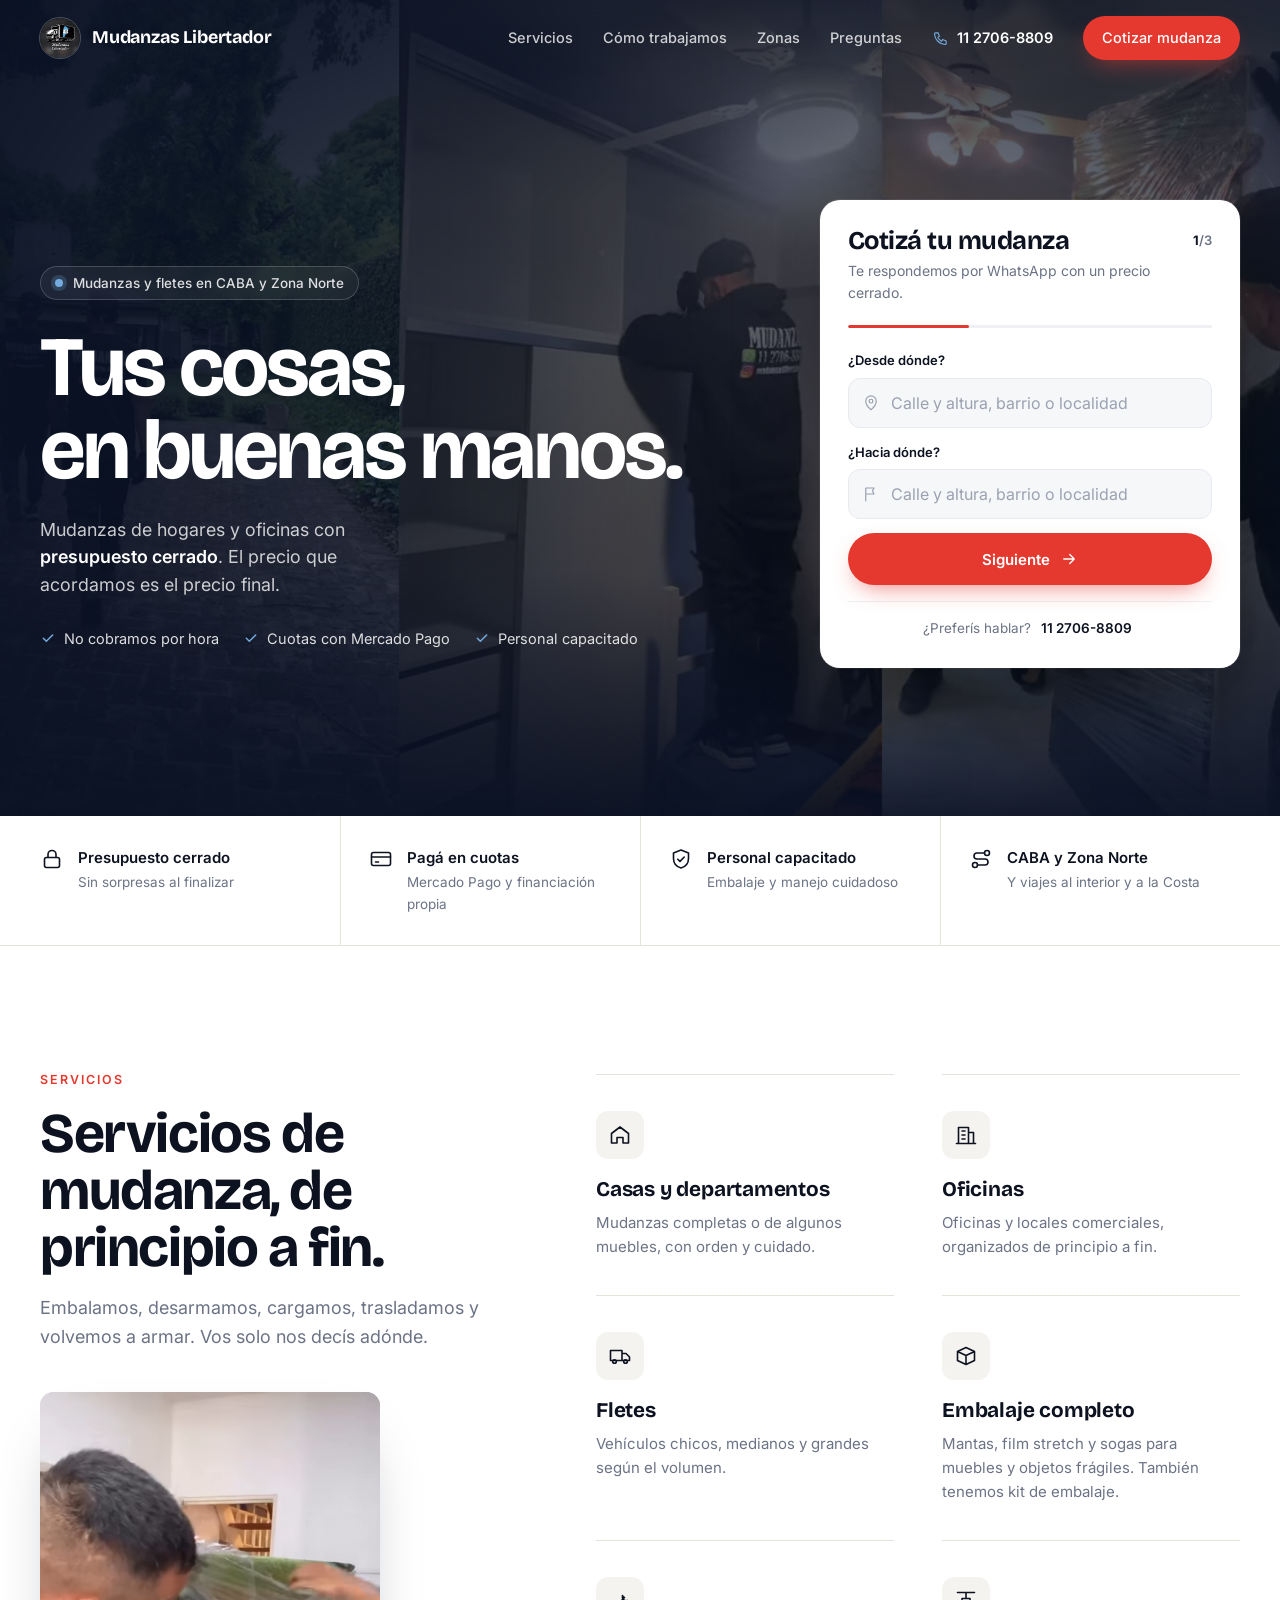
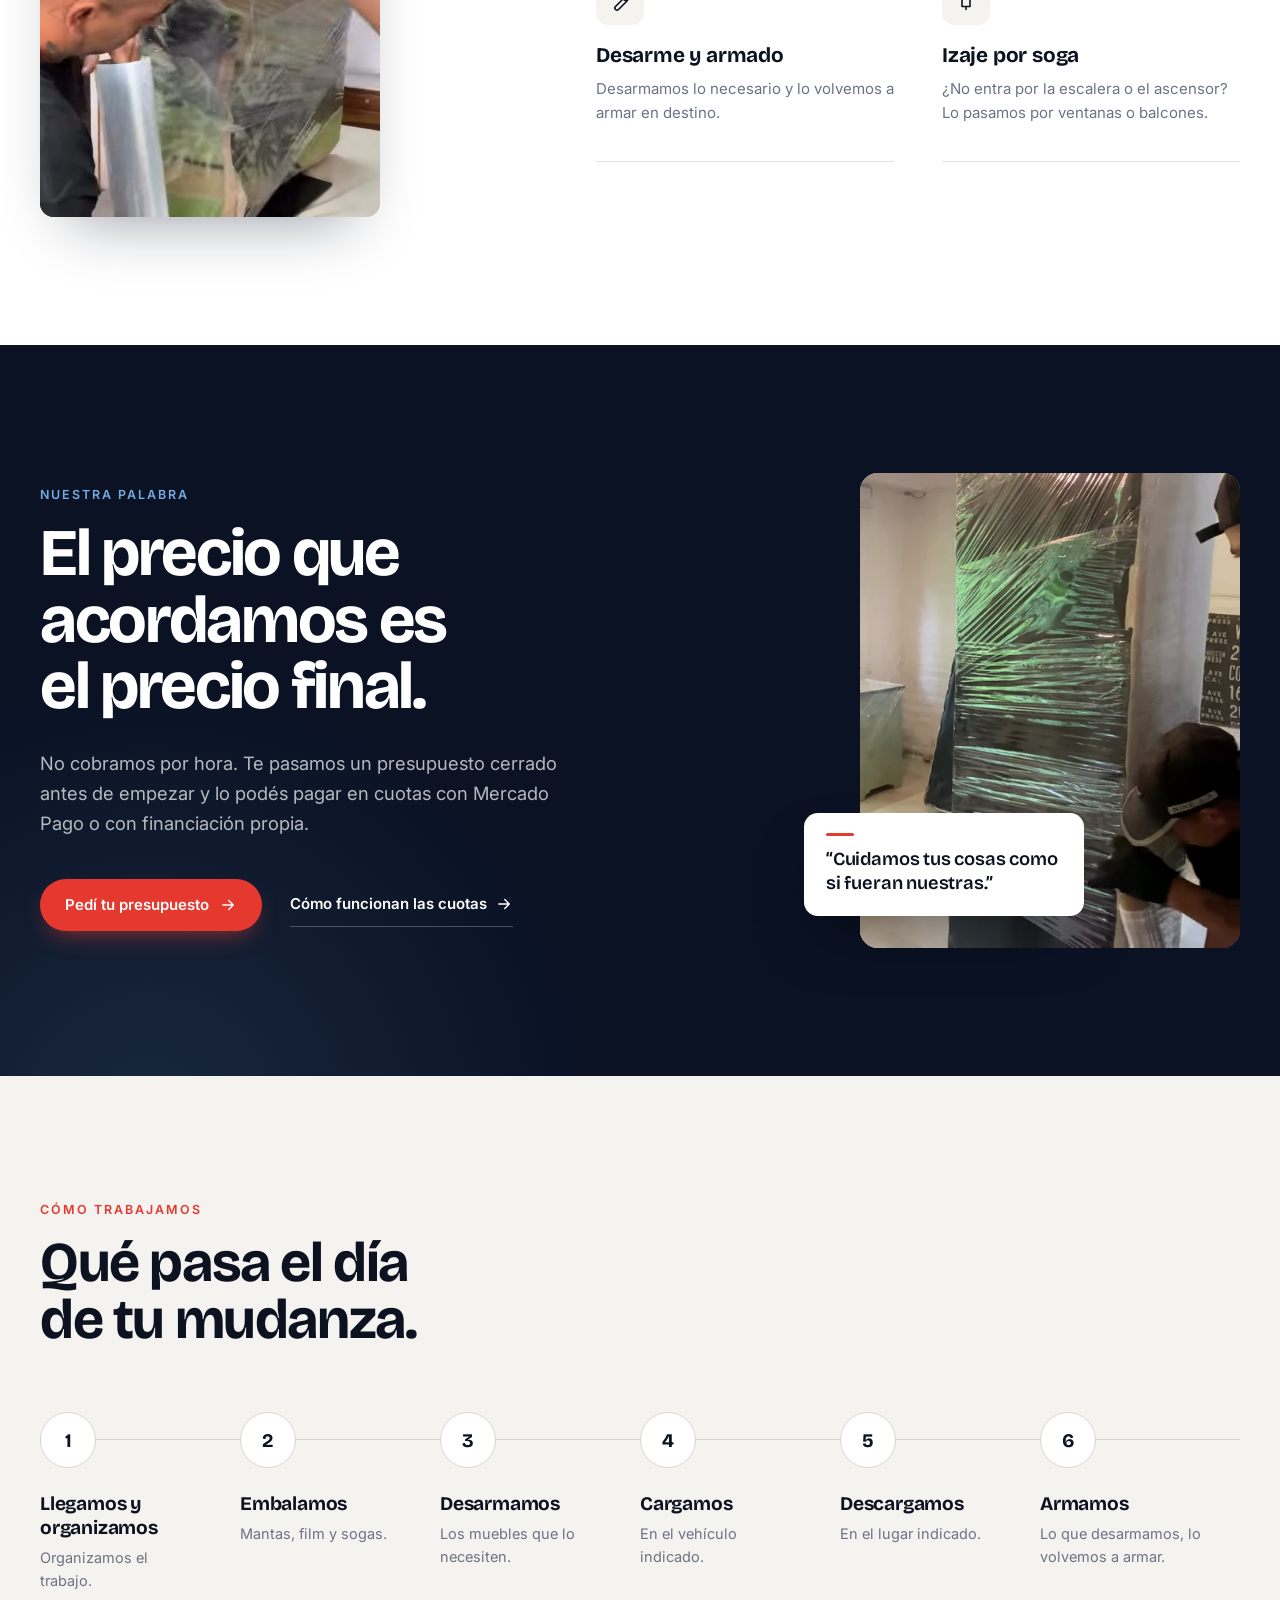
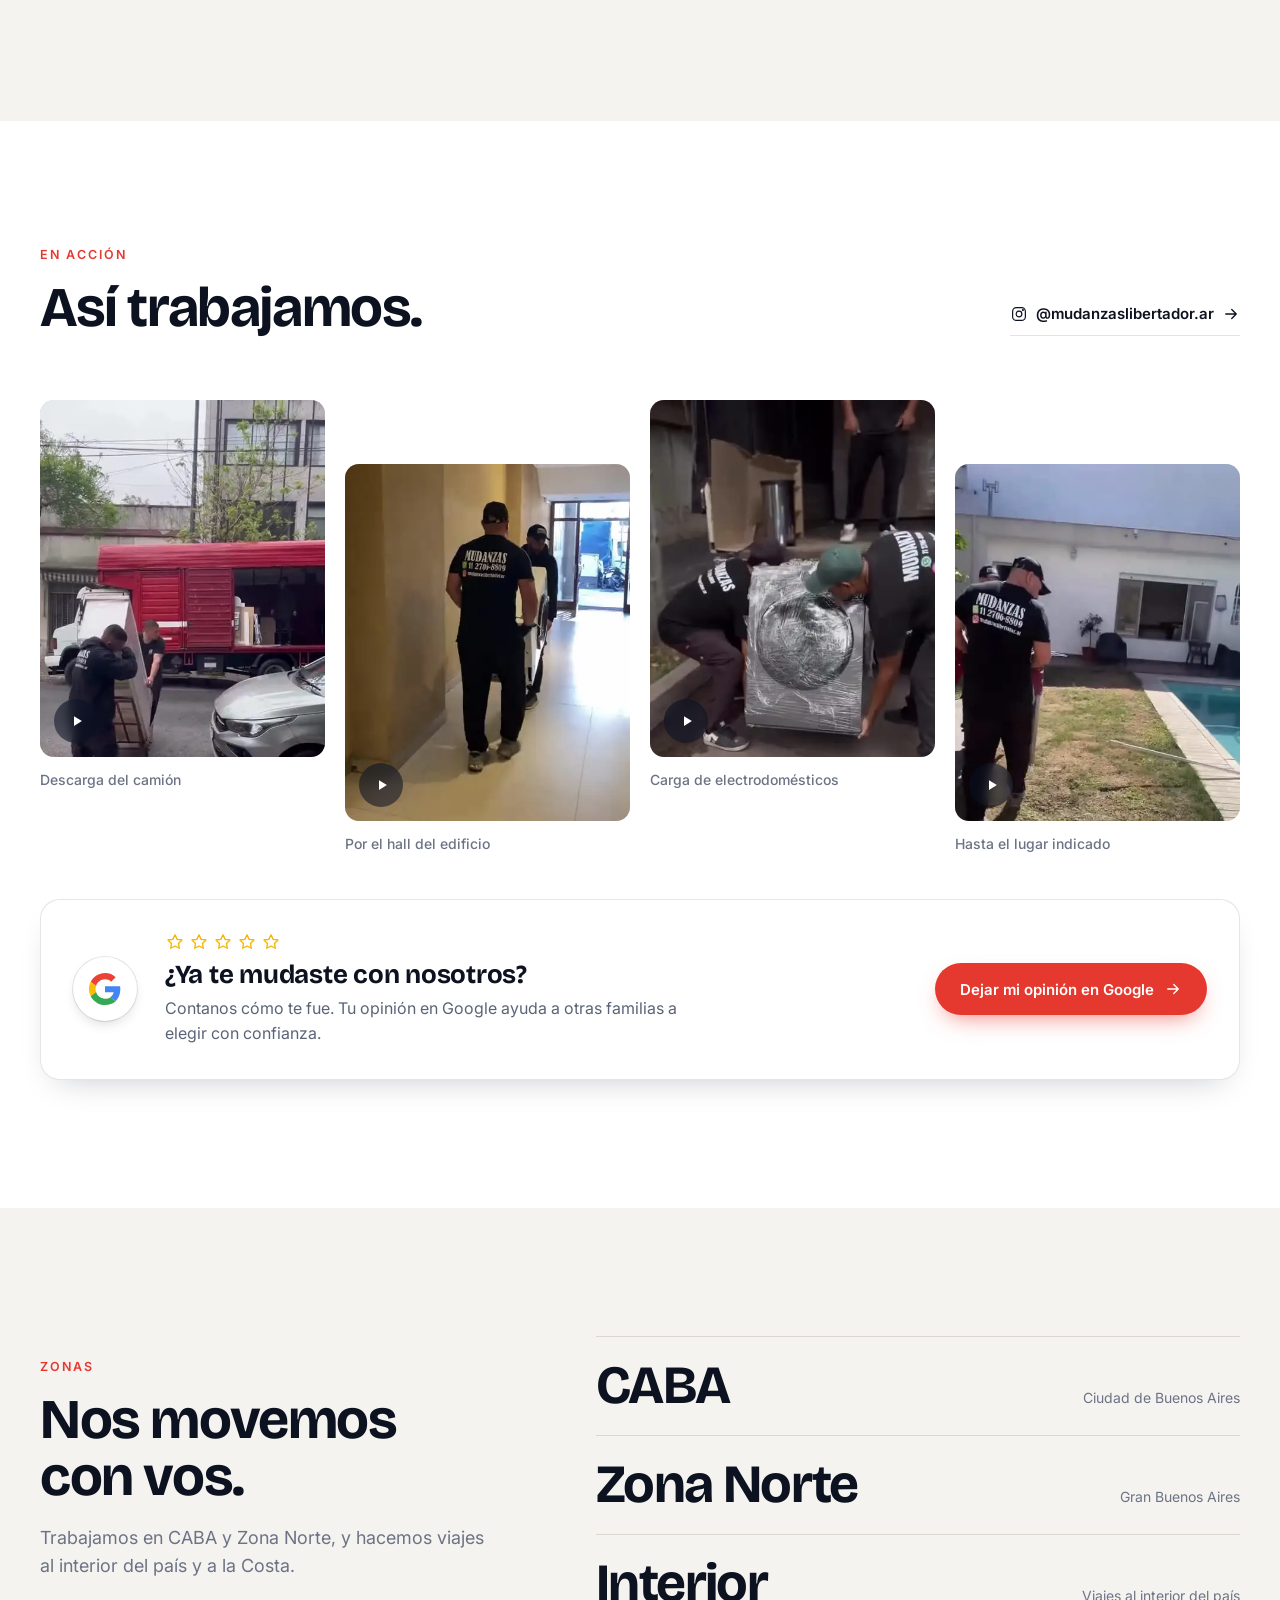
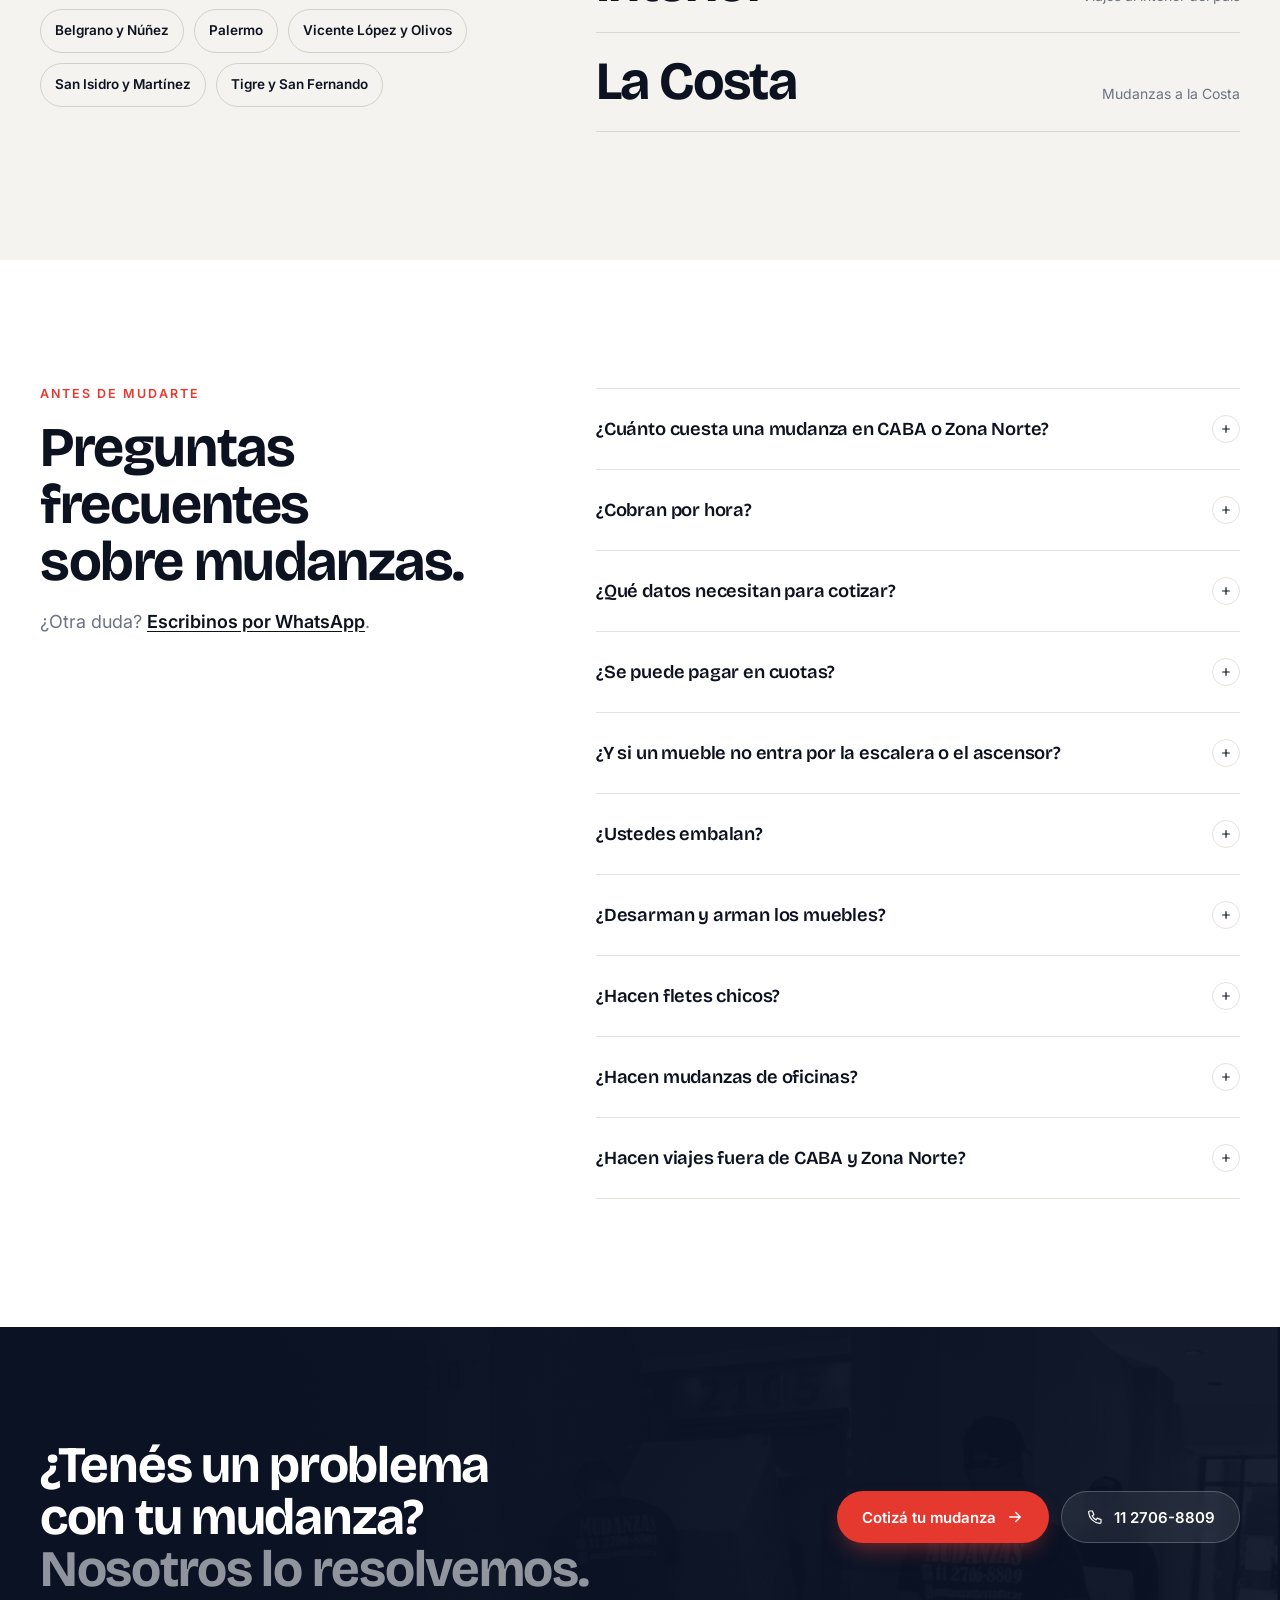
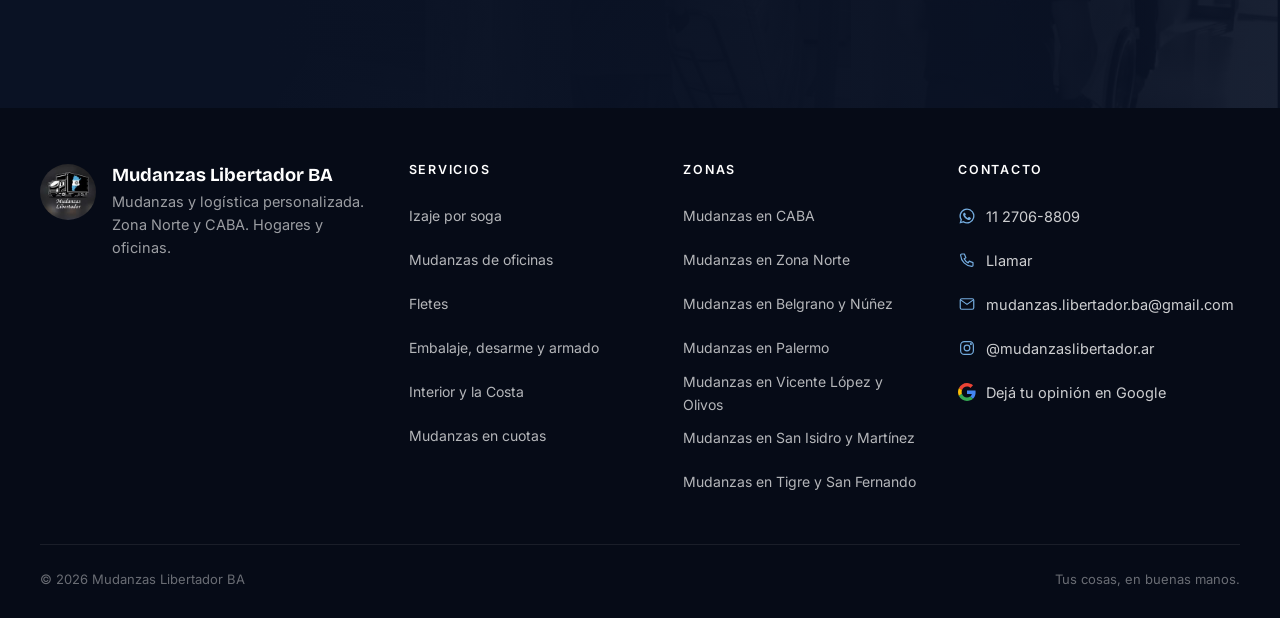
<file: index.html>
<!doctype html>
<html lang="es-AR">
<head>
  <meta charset="utf-8">
  <meta name="viewport" content="width=device-width, initial-scale=1, viewport-fit=cover">
  <title>Mudanzas y Fletes en CABA y Zona Norte | Mudanzas Libertador BA</title>
  <meta name="description" content="Mudanzas y fletes en CABA y Zona Norte con presupuesto cerrado, sin cobro por hora. Embalaje, izaje por soga y cuotas con Mercado Pago. Cotizá por WhatsApp.">
  <meta name="theme-color" content="#0a1224">
  <meta name="robots" content="index, follow, max-image-preview:large">
  <!-- REEMPLAZAR https://www.tu-dominio.com.ar/ por el dominio definitivo (también en sitemap.xml y robots.txt) -->
  <link rel="canonical" href="https://www.tu-dominio.com.ar/">
  <meta property="og:type" content="website">
  <meta property="og:locale" content="es_AR">
  <meta property="og:site_name" content="Mudanzas Libertador BA">
  <meta property="og:title" content="Mudanzas Libertador BA · Tus cosas, en buenas manos.">
  <meta property="og:description" content="Mudanzas y fletes en CABA y Zona Norte con presupuesto cerrado, sin cobro por hora. Embalaje, izaje por soga y cuotas con Mercado Pago. Cotizá por WhatsApp.">
  <meta property="og:url" content="https://www.tu-dominio.com.ar/">
  <meta property="og:image" content="https://www.tu-dominio.com.ar/assets/img/og-image.jpg">
  <meta property="og:image:width" content="1200">
  <meta property="og:image:height" content="630">
  <meta property="og:image:alt" content="Mudanzas Libertador BA: tus cosas, en buenas manos.">
  <meta name="twitter:card" content="summary_large_image">
  <link rel="icon" href="assets/img/icon-32.png" sizes="32x32" type="image/png">
  <link rel="apple-touch-icon" href="assets/img/icon-180.png">
  <link rel="preload" as="image" href="assets/video/hero-desktop-poster.webp" type="image/webp" media="(min-width: 1101px), (min-width: 761px) and (orientation: landscape)" fetchpriority="high">
  <link rel="preload" as="image" href="assets/video/hero-mobile-poster.webp" type="image/webp" media="(max-width: 760px), (max-width: 1100px) and (orientation: portrait)" fetchpriority="high">
  <link rel="preconnect" href="https://fonts.googleapis.com">
  <link rel="preconnect" href="https://fonts.gstatic.com" crossorigin>
  <link href="https://fonts.googleapis.com/css2?family=Bricolage+Grotesque:opsz,wght@12..96,500..800&family=Inter:wght@400;500;600;700&display=swap" rel="stylesheet">
  <link rel="stylesheet" href="assets/css/styles.css">
  <script type="application/ld+json">{"@context": "https://schema.org", "@type": "MovingCompany", "@id": "https://www.tu-dominio.com.ar/#empresa", "name": "Mudanzas Libertador BA", "alternateName": "Mudanzas Libertador", "description": "Mudanzas y logística personalizada. Zona Norte y CABA. Hogares y oficinas. Presupuesto cerrado y cuotas con Mercado Pago.", "slogan": "Tus cosas, en buenas manos.", "url": "https://www.tu-dominio.com.ar/", "logo": "https://www.tu-dominio.com.ar/assets/img/icon-180.png", "image": "https://www.tu-dominio.com.ar/assets/img/og-image.jpg", "telephone": "+54 9 11 2706-8809", "email": "mudanzas.libertador.ba@gmail.com", "paymentAccepted": "Mercado Pago", "areaServed": [{"@type": "City", "name": "Ciudad Autónoma de Buenos Aires"}, {"@type": "AdministrativeArea", "name": "Zona Norte, Gran Buenos Aires"}, {"@type": "Place", "name": "Belgrano, CABA"}, {"@type": "Place", "name": "Núñez, CABA"}, {"@type": "Place", "name": "Palermo, CABA"}, {"@type": "Place", "name": "Vicente López, Buenos Aires"}, {"@type": "Place", "name": "Olivos, Buenos Aires"}, {"@type": "Place", "name": "San Isidro, Buenos Aires"}, {"@type": "Place", "name": "Martínez, Buenos Aires"}, {"@type": "Place", "name": "Saavedra, CABA"}, {"@type": "Place", "name": "Florida, Buenos Aires"}], "sameAs": ["https://www.instagram.com/mudanzaslibertador.ar/"], "hasOfferCatalog": {"@type": "OfferCatalog", "name": "Servicios de mudanza", "itemListElement": [{"@type": "Offer", "itemOffered": {"@type": "Service", "name": "Mudanzas de casas y departamentos", "url": "https://www.tu-dominio.com.ar/"}}, {"@type": "Offer", "itemOffered": {"@type": "Service", "name": "Izaje por soga", "url": "https://www.tu-dominio.com.ar/izaje-de-muebles-por-soga.html"}}, {"@type": "Offer", "itemOffered": {"@type": "Service", "name": "Mudanzas de oficinas", "url": "https://www.tu-dominio.com.ar/mudanzas-de-oficinas.html"}}, {"@type": "Offer", "itemOffered": {"@type": "Service", "name": "Fletes", "url": "https://www.tu-dominio.com.ar/fletes.html"}}, {"@type": "Offer", "itemOffered": {"@type": "Service", "name": "Embalaje, desarme y armado", "url": "https://www.tu-dominio.com.ar/embalaje-y-armado-de-muebles.html"}}, {"@type": "Offer", "itemOffered": {"@type": "Service", "name": "Interior y la Costa", "url": "https://www.tu-dominio.com.ar/mudanzas-al-interior-y-a-la-costa.html"}}, {"@type": "Offer", "itemOffered": {"@type": "Service", "name": "Mudanzas en cuotas", "url": "https://www.tu-dominio.com.ar/mudanzas-en-cuotas.html"}}]}}</script>
  <script type="application/ld+json">{"@context": "https://schema.org", "@type": "WebSite", "name": "Mudanzas Libertador BA", "url": "https://www.tu-dominio.com.ar/", "inLanguage": "es-AR", "publisher": {"@id": "https://www.tu-dominio.com.ar/#empresa"}}</script>
  <script type="application/ld+json">{"@context": "https://schema.org", "@type": "FAQPage", "mainEntity": [{"@type": "Question", "name": "¿Cuánto cuesta una mudanza en CABA o Zona Norte?", "acceptedAnswer": {"@type": "Answer", "text": "Depende del volumen, la distancia entre origen y destino y los accesos (escaleras, ascensor, balcón). Con esos datos te pasamos un presupuesto cerrado: el precio que acordamos es el precio final."}}, {"@type": "Question", "name": "¿Cobran por hora?", "acceptedAnswer": {"@type": "Answer", "text": "No. Trabajamos con presupuesto cerrado: el precio que acordamos es el precio final."}}, {"@type": "Question", "name": "¿Qué datos necesitan para cotizar?", "acceptedAnswer": {"@type": "Answer", "text": "Origen y destino, fecha, qué se muda y los accesos (escaleras, ascensor, balcón). Podés cargarlos en el cotizador y nos llegan por WhatsApp."}}, {"@type": "Question", "name": "¿Se puede pagar en cuotas?", "acceptedAnswer": {"@type": "Answer", "text": "Sí, con Mercado Pago o con nuestra financiación propia. Ver cómo funcionan las cuotas."}}, {"@type": "Question", "name": "¿Y si un mueble no entra por la escalera o el ascensor?", "acceptedAnswer": {"@type": "Answer", "text": "Hacemos izaje por soga: lo subimos o bajamos por ventanas o balcones."}}, {"@type": "Question", "name": "¿Ustedes embalan?", "acceptedAnswer": {"@type": "Answer", "text": "Sí. Hacemos embalaje completo con mantas, film stretch y sogas para muebles y objetos frágiles. Si preferís embalar vos, tenemos kit de embalaje."}}, {"@type": "Question", "name": "¿Desarman y arman los muebles?", "acceptedAnswer": {"@type": "Answer", "text": "Sí. Desarmamos en origen los muebles que lo necesiten y los volvemos a armar en destino."}}, {"@type": "Question", "name": "¿Hacen fletes chicos?", "acceptedAnswer": {"@type": "Answer", "text": "Sí. Tenemos vehículos chicos, medianos y grandes, y elegimos el indicado según el volumen. Ver fletes."}}, {"@type": "Question", "name": "¿Hacen mudanzas de oficinas?", "acceptedAnswer": {"@type": "Answer", "text": "Sí, con embalaje, desarme y armado de muebles. Ver mudanzas de oficinas."}}, {"@type": "Question", "name": "¿Hacen viajes fuera de CABA y Zona Norte?", "acceptedAnswer": {"@type": "Answer", "text": "Sí, hacemos mudanzas al interior del país y a la Costa."}}]}</script>
  <!-- ================= MEDICIÓN Y ANUNCIOS (desactivado) =================
       1) Google tag (GA4 + Google Ads): descomentar y reemplazar G-XXXXXXXXXX y AW-XXXXXXXXX.
       2) Meta Pixel: descomentar y reemplazar el ID 000000000000000.
       3) Cargar los labels de conversión en assets/js/main.js (objeto ADS).
  <script async src="https://www.googletagmanager.com/gtag/js?id=G-XXXXXXXXXX"></script>
  <script>
    window.dataLayer = window.dataLayer || [];
    function gtag(){dataLayer.push(arguments);}
    gtag('js', new Date());
    gtag('config', 'G-XXXXXXXXXX');
    gtag('config', 'AW-XXXXXXXXX');
  </script>
  <script>
    !function(f,b,e,v,n,t,s){if(f.fbq)return;n=f.fbq=function(){n.callMethod?n.callMethod.apply(n,arguments):n.queue.push(arguments)};if(!f._fbq)f._fbq=n;n.push=n;n.loaded=!0;n.version='2.0';n.queue=[];t=b.createElement(e);t.async=!0;t.src=v;s=b.getElementsByTagName(e)[0];s.parentNode.insertBefore(t,s)}(window,document,'script','https://connect.facebook.net/en_US/fbevents.js');
    fbq('init', '000000000000000');
    fbq('track', 'PageView');
  </script>
  ======================================================================= -->
</head>
<body>
  <a class="skip" href="#contenido">Saltar al contenido</a>

  <header class="hdr" id="hdr">
    <div class="wrap hdr__in">
      <a class="logo" href="#top" aria-label="Mudanzas Libertador BA, inicio">
        <img src="assets/img/logo.jpg" alt="" width="40" height="40">
        <span>Mudanzas Libertador</span>
      </a>
      <nav class="nav" id="nav" aria-label="Principal">
        <a href="#servicios">Servicios</a>
        <a href="#proceso">Cómo trabajamos</a>
        <a href="#zonas">Zonas</a>
        <a href="#faq">Preguntas</a>
        <a class="nav__tel" href="tel:+5491127068809"><svg class="ic" aria-hidden="true"><use href="#i-phone"/></svg>11 2706-8809</a>
        <a class="btn btn--accent btn--sm" href="#cotizar" data-focus-quote>Cotizar mudanza</a>
      </nav>
      <button class="burger" id="burger" aria-label="Abrir menú" aria-expanded="false" aria-controls="nav"><span></span><span></span></button>
    </div>
  </header>

  <main id="contenido">
    <!-- HERO -->
    <section class="hero" id="top" aria-labelledby="h1">
      <div class="hero__bg" aria-hidden="true">
        <picture>
          <source media="(max-width: 760px), (max-width: 1100px) and (orientation: portrait)" srcset="assets/video/hero-mobile-poster.webp" type="image/webp">
          <source media="(max-width: 760px), (max-width: 1100px) and (orientation: portrait)" srcset="assets/video/hero-mobile-poster.jpg">
          <source srcset="assets/video/hero-desktop-poster.webp" type="image/webp">
          <img src="assets/video/hero-desktop-poster.jpg" alt="" width="1280" height="720" fetchpriority="high">
        </picture>
        <!-- Video de fondo (reel de Instagram, sin audio). main.js le carga el archivo según el ancho de pantalla
             y no lo carga con "Ahorro de datos" ni con "Reducir movimiento" (queda la imagen de arriba como póster). -->
        <video class="hero__video" autoplay muted loop playsinline preload="metadata" disablepictureinpicture
               data-hero-video data-desktop="assets/video/hero-desktop" data-mobile="assets/video/hero-mobile"></video>
      </div>
      <div class="hero__shade" aria-hidden="true"></div>

      <div class="wrap hero__in">
        <div class="hero__copy">
          <h1 id="h1"><span class="tag"><span class="tag__dot"></span>Mudanzas y fletes en CABA y Zona Norte</span><span class="h1__big">Tus cosas,<br>en buenas manos.</span></h1>
          <p class="hero__lead">Mudanzas de hogares y oficinas con <strong>presupuesto cerrado</strong>. El precio que acordamos es el precio final.</p>
          <ul class="ticks">
            <li><svg class="ic" aria-hidden="true"><use href="#i-check"/></svg>No cobramos por hora</li>
            <li><svg class="ic" aria-hidden="true"><use href="#i-check"/></svg>Cuotas con Mercado Pago</li>
            <li><svg class="ic" aria-hidden="true"><use href="#i-check"/></svg>Personal capacitado</li>
          </ul>
          <div class="hero__ctas">
            <a class="btn btn--accent" href="#cotizar" data-focus-quote>Cotizá tu mudanza<svg class="ic" aria-hidden="true"><use href="#i-arrow"/></svg></a>
            <a class="btn btn--glass" href="https://wa.me/5491127068809?text=Hola%20Mudanzas%20Libertador%2C%20quiero%20consultar%20por%20una%20mudanza." target="_blank" rel="noopener"><svg class="ic" aria-hidden="true"><use href="#i-wa"/></svg>WhatsApp</a>
          </div>
        </div>

        <!-- Cotizador por pasos -->
        <div class="quote" id="cotizar">
          <form id="qf" novalidate aria-labelledby="qf-title">
            <div class="quote__head">
              <div>
                <h2 id="qf-title">Cotizá tu mudanza</h2>
                <p>Te respondemos por WhatsApp con un precio cerrado.</p>
              </div>
              <span class="quote__count" aria-live="polite"><b id="qf-step">1</b>/3</span>
            </div>
            <div class="quote__bar" aria-hidden="true"><span id="qf-bar"></span></div>

            <fieldset class="qs is-active" data-step="1">
              <legend class="sr">Paso 1: origen y destino</legend>
              <p class="sr" id="q-addr-help">Escribí al menos 3 letras para ver sugerencias de direcciones. Usá las flechas para elegir y Enter para confirmar.</p>
              <label class="fl"><span>¿Desde dónde?</span>
                <span class="fl__box"><svg class="ic" aria-hidden="true"><use href="#i-pin"/></svg><input name="origen" id="q-origen" type="text" placeholder="Calle y altura, barrio o localidad" required autocomplete="off" autocapitalize="words" spellcheck="false" enterkeyhint="next" data-addr role="combobox" aria-autocomplete="list" aria-expanded="false" aria-controls="q-origen-list" aria-describedby="q-addr-help"></span>
              </label>
              <label class="fl"><span>¿Hacia dónde?</span>
                <span class="fl__box"><svg class="ic" aria-hidden="true"><use href="#i-flag"/></svg><input name="destino" id="q-destino" type="text" placeholder="Calle y altura, barrio o localidad" required autocomplete="off" autocapitalize="words" spellcheck="false" enterkeyhint="next" data-addr role="combobox" aria-autocomplete="list" aria-expanded="false" aria-controls="q-destino-list" aria-describedby="q-addr-help"></span>
              </label>
              <button class="btn btn--accent btn--block" type="button" data-next>Siguiente<svg class="ic" aria-hidden="true"><use href="#i-arrow"/></svg></button>
            </fieldset>

            <fieldset class="qs" data-step="2">
              <legend class="sr">Paso 2: fecha y qué se muda</legend>
              <label class="fl"><span>Fecha</span>
                <span class="fl__box fl__box--plain"><input name="fecha" id="q-fecha" type="date"></span>
              </label>
              <label class="mini"><input type="checkbox" id="q-sinfecha"> Todavía no tengo fecha</label>
              <p class="fl__lbl" id="q-que-lbl">¿Qué se muda?</p>
              <div class="chips" role="group" aria-labelledby="q-que-lbl">
                <label class="chip"><input type="radio" name="tipo" value="Departamento"><span>Departamento</span></label>
                <label class="chip"><input type="radio" name="tipo" value="Casa"><span>Casa</span></label>
                <label class="chip"><input type="radio" name="tipo" value="Oficina"><span>Oficina</span></label>
                <label class="chip"><input type="radio" name="tipo" value="Algunos muebles / flete"><span>Algunos muebles</span></label>
              </div>
              <label class="fl"><span class="sr">Detalle de lo que se muda</span>
                <textarea name="detalle" id="q-detalle" rows="2" placeholder="Detalle opcional: ambientes, heladera, sillón, cajas…"></textarea>
              </label>
              <div class="qs__nav">
                <button class="btn btn--ghost" type="button" data-prev>Atrás</button>
                <button class="btn btn--accent" type="button" data-next>Siguiente<svg class="ic" aria-hidden="true"><use href="#i-arrow"/></svg></button>
              </div>
            </fieldset>

            <fieldset class="qs" data-step="3">
              <legend class="sr">Paso 3: accesos y nombre</legend>
              <p class="fl__lbl" id="q-acc-lbl">Accesos</p>
              <div class="chips" role="group" aria-labelledby="q-acc-lbl">
                <label class="chip"><input type="checkbox" name="accesos" value="Escaleras"><span>Escaleras</span></label>
                <label class="chip"><input type="checkbox" name="accesos" value="Ascensor"><span>Ascensor</span></label>
                <label class="chip"><input type="checkbox" name="accesos" value="Balcón"><span>Balcón</span></label>
              </div>
              <label class="fl"><span class="sr">Detalle de accesos</span>
                <span class="fl__box"><svg class="ic" aria-hidden="true"><use href="#i-building"/></svg><input name="acc_det" id="q-accdet" type="text" placeholder="Piso, tamaño del ascensor… (opcional)"></span>
              </label>
              <label class="fl"><span>Tu nombre</span>
                <span class="fl__box"><svg class="ic" aria-hidden="true"><use href="#i-user"/></svg><input name="nombre" id="q-nombre" type="text" placeholder="¿Cómo te llamás?" required autocomplete="given-name"></span>
              </label>
              <div class="qs__nav">
                <button class="btn btn--ghost" type="button" data-prev>Atrás</button>
                <button class="btn btn--wa" type="submit"><svg class="ic" aria-hidden="true"><use href="#i-wa"/></svg>Enviar por WhatsApp</button>
              </div>
            </fieldset>
            <p class="quote__err" id="qf-err" role="alert" hidden></p>
            <p class="quote__alt">¿Preferís hablar? <a href="tel:+5491127068809">11 2706-8809</a></p>
          </form>
        </div>
      </div>
    </section>

    <!-- PROMESAS -->
    <section class="trust" aria-label="Por qué elegirnos">
      <div class="wrap trust__in">
        <div class="trust__item reveal"><svg class="ic" aria-hidden="true"><use href="#i-lock"/></svg><div><b>Presupuesto cerrado</b><span>Sin sorpresas al finalizar</span></div></div>
        <div class="trust__item reveal"><svg class="ic" aria-hidden="true"><use href="#i-card"/></svg><div><b>Pagá en cuotas</b><span>Mercado Pago y financiación propia</span></div></div>
        <div class="trust__item reveal"><svg class="ic" aria-hidden="true"><use href="#i-shield"/></svg><div><b>Personal capacitado</b><span>Embalaje y manejo cuidadoso</span></div></div>
        <div class="trust__item reveal"><svg class="ic" aria-hidden="true"><use href="#i-route"/></svg><div><b>CABA y Zona Norte</b><span>Y viajes al interior y a la Costa</span></div></div>
      </div>
    </section>

    <!-- SERVICIOS -->
    <section class="sec" id="servicios" aria-labelledby="s-title">
      <div class="wrap svc">
        <div class="svc__intro reveal">
          <p class="kicker">Servicios</p>
          <h2 id="s-title">Servicios de mudanza, de principio a fin.</h2>
          <p class="lead">Embalamos, desarmamos, cargamos, trasladamos y volvemos a armar. Vos solo nos decís adónde.</p>
          <figure class="svc__photo">
            <div class="vclip" data-vclip="assets/video/clip-embalaje"><picture><source srcset="assets/video/clip-embalaje.webp" type="image/webp"><img src="assets/video/clip-embalaje.jpg" alt="Embalaje de un mueble con film stretch" width="480" height="600" loading="lazy" decoding="async"></picture><video muted loop playsinline preload="none" aria-hidden="true" tabindex="-1" disablepictureinpicture></video></div>
          </figure>
        </div>
        <ul class="svc__list">
          <li class="reveal svc__item"><span class="svc__ic"><svg class="ic" aria-hidden="true"><use href="#i-home"/></svg></span><div><h3>Casas y departamentos</h3><p>Mudanzas completas o de algunos muebles, con orden y cuidado.</p></div></li>
          <li class="reveal svc__item"><span class="svc__ic"><svg class="ic" aria-hidden="true"><use href="#i-building"/></svg></span><div><h3><a class="stretch" href="mudanzas-de-oficinas.html">Oficinas</a></h3><p>Oficinas y locales comerciales, organizados de principio a fin.</p></div></li>
          <li class="reveal svc__item"><span class="svc__ic"><svg class="ic" aria-hidden="true"><use href="#i-truck"/></svg></span><div><h3><a class="stretch" href="fletes.html">Fletes</a></h3><p>Vehículos chicos, medianos y grandes según el volumen.</p></div></li>
          <li class="reveal svc__item"><span class="svc__ic"><svg class="ic" aria-hidden="true"><use href="#i-box"/></svg></span><div><h3><a class="stretch" href="embalaje-y-armado-de-muebles.html">Embalaje completo</a></h3><p>Mantas, film stretch y sogas para muebles y objetos frágiles. También tenemos kit de embalaje.</p></div></li>
          <li class="reveal svc__item"><span class="svc__ic"><svg class="ic" aria-hidden="true"><use href="#i-wrench"/></svg></span><div><h3><a class="stretch" href="embalaje-y-armado-de-muebles.html">Desarme y armado</a></h3><p>Desarmamos lo necesario y lo volvemos a armar en destino.</p></div></li>
          <li class="reveal svc__item"><span class="svc__ic"><svg class="ic" aria-hidden="true"><use href="#i-hoist"/></svg></span><div><h3><a class="stretch" href="izaje-de-muebles-por-soga.html">Izaje por soga</a></h3><p>¿No entra por la escalera o el ascensor? Lo pasamos por ventanas o balcones.</p></div></li>
        </ul>
      </div>
    </section>

    <!-- PROMESA DE PRECIO -->
    <section class="sec sec--dark promise" aria-labelledby="p-title">
      <div class="wrap promise__in">
        <div class="promise__copy reveal">
          <p class="kicker kicker--light">Nuestra palabra</p>
          <h2 id="p-title">El precio que acordamos es el precio final.</h2>
          <p class="promise__text">No cobramos por hora. Te pasamos un presupuesto cerrado antes de empezar y lo podés pagar en cuotas con Mercado Pago o con financiación propia.</p>
          <div class="promise__ctas"><a class="btn btn--accent" href="#cotizar" data-focus-quote>Pedí tu presupuesto<svg class="ic" aria-hidden="true"><use href="#i-arrow"/></svg></a><a class="link link--light" href="mudanzas-en-cuotas.html">Cómo funcionan las cuotas<svg class="ic" aria-hidden="true"><use href="#i-arrow"/></svg></a></div>
        </div>
        <figure class="promise__media reveal">
          <div class="vclip" data-vclip="assets/video/clip-film"><picture><source srcset="assets/video/clip-film.webp" type="image/webp"><img src="assets/video/clip-film.jpg" alt="Equipo envolviendo un mueble alto con film stretch" width="480" height="600" loading="lazy" decoding="async"></picture><video muted loop playsinline preload="none" aria-hidden="true" tabindex="-1" disablepictureinpicture></video></div>
          <figcaption>“Cuidamos tus cosas como si fueran nuestras.”</figcaption>
        </figure>
      </div>
    </section>

    <!-- PROCESO -->
    <section class="sec sec--paper" id="proceso" aria-labelledby="pr-title">
      <div class="wrap">
        <div class="head reveal">
          <p class="kicker">Cómo trabajamos</p>
          <h2 id="pr-title">Qué pasa el día de tu mudanza.</h2>
        </div>
        <ol class="steps">
          <li class="reveal"><span>1</span><h3>Llegamos y organizamos</h3><p>Organizamos el trabajo.</p></li>
          <li class="reveal"><span>2</span><h3>Embalamos</h3><p>Mantas, film y sogas.</p></li>
          <li class="reveal"><span>3</span><h3>Desarmamos</h3><p>Los muebles que lo necesiten.</p></li>
          <li class="reveal"><span>4</span><h3>Cargamos</h3><p>En el vehículo indicado.</p></li>
          <li class="reveal"><span>5</span><h3>Descargamos</h3><p>En el lugar indicado.</p></li>
          <li class="reveal"><span>6</span><h3>Armamos</h3><p>Lo que desarmamos, lo volvemos a armar.</p></li>
        </ol>
      </div>
    </section>

    <!-- GALERIA -->
    <section class="sec" id="galeria" aria-labelledby="g-title">
      <div class="wrap">
        <div class="head head--row reveal">
          <div>
            <p class="kicker">En acción</p>
            <h2 id="g-title">Así trabajamos.</h2>
          </div>
          <a class="link" href="https://www.instagram.com/mudanzaslibertador.ar/" target="_blank" rel="noopener"><svg class="ic" aria-hidden="true"><use href="#i-ig"/></svg>@mudanzaslibertador.ar<svg class="ic" aria-hidden="true"><use href="#i-arrow"/></svg></a>
        </div>
        <div class="gal gal--video">
          <figure class="reveal vcard">
            <button class="vcard__open" type="button" data-open="assets/video/clip-camion" data-reel="https://www.instagram.com/reel/DecMW_LxL-1/" data-title="Descarga del camión" aria-label="Ver video: Descarga del camión">
              <div class="vclip" data-vclip="assets/video/clip-camion"><picture><source srcset="assets/video/clip-camion.webp" type="image/webp"><img src="assets/video/clip-camion.jpg" alt="Equipo descargando muebles de un camión rojo" width="480" height="600" loading="lazy" decoding="async"></picture><video muted loop playsinline preload="none" aria-hidden="true" tabindex="-1" disablepictureinpicture></video></div>
              <span class="vcard__play"><svg viewBox="0 0 24 24" aria-hidden="true"><path d="M8 5.5v13l10.5-6.5z" fill="currentColor"/></svg></span>
            </button>
            <figcaption>Descarga del camión</figcaption>
          </figure>
          <figure class="reveal vcard">
            <button class="vcard__open" type="button" data-open="assets/video/clip-pasillo" data-reel="https://www.instagram.com/reel/Dc9n_Z3RUAY/" data-title="Por el hall del edificio" aria-label="Ver video: Por el hall del edificio">
              <div class="vclip" data-vclip="assets/video/clip-pasillo"><picture><source srcset="assets/video/clip-pasillo.webp" type="image/webp"><img src="assets/video/clip-pasillo.jpg" alt="Dos integrantes del equipo trasladando un electrodoméstico por el hall de un edificio" width="480" height="600" loading="lazy" decoding="async"></picture><video muted loop playsinline preload="none" aria-hidden="true" tabindex="-1" disablepictureinpicture></video></div>
              <span class="vcard__play"><svg viewBox="0 0 24 24" aria-hidden="true"><path d="M8 5.5v13l10.5-6.5z" fill="currentColor"/></svg></span>
            </button>
            <figcaption>Por el hall del edificio</figcaption>
          </figure>
          <figure class="reveal vcard">
            <button class="vcard__open" type="button" data-open="assets/video/clip-carga" data-reel="https://www.instagram.com/reel/Ddb45EJRaYm/" data-title="Carga de electrodomésticos" aria-label="Ver video: Carga de electrodomésticos">
              <div class="vclip" data-vclip="assets/video/clip-carga"><picture><source srcset="assets/video/clip-carga.webp" type="image/webp"><img src="assets/video/clip-carga.jpg" alt="Equipo cargando un electrodoméstico embalado en el camión" width="480" height="600" loading="lazy" decoding="async"></picture><video muted loop playsinline preload="none" aria-hidden="true" tabindex="-1" disablepictureinpicture></video></div>
              <span class="vcard__play"><svg viewBox="0 0 24 24" aria-hidden="true"><path d="M8 5.5v13l10.5-6.5z" fill="currentColor"/></svg></span>
            </button>
            <figcaption>Carga de electrodomésticos</figcaption>
          </figure>
          <figure class="reveal vcard">
            <button class="vcard__open" type="button" data-open="assets/video/clip-traslado" data-reel="https://www.instagram.com/reel/DctDHChRu94/" data-title="Hasta el lugar indicado" aria-label="Ver video: Hasta el lugar indicado">
              <div class="vclip" data-vclip="assets/video/clip-traslado"><picture><source srcset="assets/video/clip-traslado.webp" type="image/webp"><img src="assets/video/clip-traslado.jpg" alt="Integrante del equipo trasladando un metegol junto a una pileta" width="480" height="600" loading="lazy" decoding="async"></picture><video muted loop playsinline preload="none" aria-hidden="true" tabindex="-1" disablepictureinpicture></video></div>
              <span class="vcard__play"><svg viewBox="0 0 24 24" aria-hidden="true"><path d="M8 5.5v13l10.5-6.5z" fill="currentColor"/></svg></span>
            </button>
            <figcaption>Hasta el lugar indicado</figcaption>
          </figure>
        </div>
        <dialog class="vbox" id="vbox" aria-label="Video">
          <div class="vbox__in">
            <button class="vbox__x" type="button" aria-label="Cerrar video">&times;</button>
            <video class="vbox__v" muted loop playsinline controls preload="none" disablepictureinpicture></video>
            <p class="vbox__cap"><b></b> <a href="https://www.instagram.com/mudanzaslibertador.ar/" target="_blank" rel="noopener">Ver el reel completo en Instagram</a></p>
          </div>
        </dialog>
        <!-- v7: pedido de opiniones en Google (sin rating ni reseñas inventadas; agregar citas reales solo con permiso) -->
        <div class="review reveal">
          <span class="review__g"><svg aria-hidden="true"><use href="#i-google"/></svg></span>
          <div class="review__txt">
            <span class="review__stars" aria-hidden="true"><svg><use href="#i-star"/></svg><svg><use href="#i-star"/></svg><svg><use href="#i-star"/></svg><svg><use href="#i-star"/></svg><svg><use href="#i-star"/></svg></span>
            <h3>¿Ya te mudaste con nosotros?</h3>
            <p>Contanos cómo te fue. Tu opinión en Google ayuda a otras familias a elegir con confianza.</p>
          </div>
          <a class="btn btn--accent review__btn" href="https://share.google/Xvqq46blmaVdApBMl" target="_blank" rel="noopener" data-review>Dejar mi opinión en Google<svg class="ic" aria-hidden="true"><use href="#i-arrow"/></svg></a>
        </div>
      </div>
    </section>

    <!-- ZONAS -->
    <section class="sec sec--paper zones" id="zonas" aria-labelledby="z-title">
      <div class="wrap zones__in">
        <div class="reveal">
          <p class="kicker">Zonas</p>
          <h2 id="z-title">Nos movemos con vos.</h2>
          <p class="lead">Trabajamos en CABA y Zona Norte, y hacemos viajes al interior del país y a la Costa.</p>
          <ul class="pills pills--sm"><li><a href="mudanzas-belgrano-nunez.html">Belgrano y Núñez</a></li><li><a href="mudanzas-palermo.html">Palermo</a></li><li><a href="mudanzas-vicente-lopez-olivos.html">Vicente López y Olivos</a></li><li><a href="mudanzas-san-isidro-martinez.html">San Isidro y Martínez</a></li><li><a href="mudanzas-tigre-san-fernando.html">Tigre y San Fernando</a></li></ul>
        </div>
        <ul class="zones__list">
          <li class="reveal"><a href="mudanzas-caba.html"><span>CABA</span><small>Ciudad de Buenos Aires</small></a></li>
          <li class="reveal"><a href="mudanzas-zona-norte.html"><span>Zona Norte</span><small>Gran Buenos Aires</small></a></li>
          <li class="reveal"><a href="mudanzas-al-interior-y-a-la-costa.html"><span>Interior</span><small>Viajes al interior del país</small></a></li>
          <li class="reveal"><a href="mudanzas-al-interior-y-a-la-costa.html"><span>La Costa</span><small>Mudanzas a la Costa</small></a></li>
        </ul>
      </div>
    </section>

    <!-- FAQ -->
    <section class="sec" id="faq" aria-labelledby="f-title">
      <div class="wrap faq">
        <div class="faq__head reveal">
          <p class="kicker">Antes de mudarte</p>
          <h2 id="f-title">Preguntas frecuentes sobre mudanzas.</h2>
          <p class="lead">¿Otra duda? <a href="https://wa.me/5491127068809" target="_blank" rel="noopener">Escribinos por WhatsApp</a>.</p>
        </div>
        <div class="faq__list reveal">
          <details><summary>¿Cuánto cuesta una mudanza en CABA o Zona Norte?</summary><p>Depende del volumen, la distancia entre origen y destino y los accesos (escaleras, ascensor, balcón). Con esos datos te pasamos un presupuesto cerrado: el precio que acordamos es el precio final.</p></details>
          <details><summary>¿Cobran por hora?</summary><p>No. Trabajamos con presupuesto cerrado: el precio que acordamos es el precio final.</p></details>
          <details><summary>¿Qué datos necesitan para cotizar?</summary><p>Origen y destino, fecha, qué se muda y los accesos (escaleras, ascensor, balcón). Podés cargarlos en el <a href="#cotizar" data-focus-quote>cotizador</a> y nos llegan por WhatsApp.</p></details>
          <details><summary>¿Se puede pagar en cuotas?</summary><p>Sí, con Mercado Pago o con nuestra financiación propia. <a href="mudanzas-en-cuotas.html">Ver cómo funcionan las cuotas</a>.</p></details>
          <details><summary>¿Y si un mueble no entra por la escalera o el ascensor?</summary><p>Hacemos <a href="izaje-de-muebles-por-soga.html">izaje por soga</a>: lo subimos o bajamos por ventanas o balcones.</p></details>
          <details><summary>¿Ustedes embalan?</summary><p>Sí. Hacemos <a href="embalaje-y-armado-de-muebles.html">embalaje completo</a> con mantas, film stretch y sogas para muebles y objetos frágiles. Si preferís embalar vos, tenemos kit de embalaje.</p></details>
          <details><summary>¿Desarman y arman los muebles?</summary><p>Sí. Desarmamos en origen los muebles que lo necesiten y los volvemos a armar en destino.</p></details>
          <details><summary>¿Hacen fletes chicos?</summary><p>Sí. Tenemos vehículos chicos, medianos y grandes, y elegimos el indicado según el volumen. <a href="fletes.html">Ver fletes</a>.</p></details>
          <details><summary>¿Hacen mudanzas de oficinas?</summary><p>Sí, con embalaje, desarme y armado de muebles. <a href="mudanzas-de-oficinas.html">Ver mudanzas de oficinas</a>.</p></details>
          <details><summary>¿Hacen viajes fuera de CABA y Zona Norte?</summary><p>Sí, hacemos <a href="mudanzas-al-interior-y-a-la-costa.html">mudanzas al interior del país y a la Costa</a>.</p></details>
        </div>
      </div>
    </section>

    <!-- CTA FINAL -->
    <section class="cta" aria-labelledby="c-title">
      <div class="wrap cta__in reveal">
        <h2 id="c-title">¿Tenés un problema con tu mudanza? <span>Nosotros lo resolvemos.</span></h2>
        <div class="cta__btns">
          <a class="btn btn--accent" href="#cotizar" data-focus-quote>Cotizá tu mudanza<svg class="ic" aria-hidden="true"><use href="#i-arrow"/></svg></a>
          <a class="btn btn--glass" href="tel:+5491127068809"><svg class="ic" aria-hidden="true"><use href="#i-phone"/></svg>11 2706-8809</a>
        </div>
      </div>
    </section>
  </main>

    <footer class="ftr">
    <div class="wrap ftr__grid">
      <div class="ftr__brand">
        <img src="assets/img/logo.jpg" alt="Logo de Mudanzas Libertador BA" width="56" height="56" loading="lazy" decoding="async">
        <div><b>Mudanzas Libertador BA</b><span>Mudanzas y logística personalizada.<br>Zona Norte y CABA. Hogares y oficinas.</span></div>
      </div>
      <nav aria-label="Servicios">
        <p class="ftr__h">Servicios</p>
        <ul class="ftr__col">
          <li><a href="izaje-de-muebles-por-soga.html">Izaje por soga</a></li>
          <li><a href="mudanzas-de-oficinas.html">Mudanzas de oficinas</a></li>
          <li><a href="fletes.html">Fletes</a></li>
          <li><a href="embalaje-y-armado-de-muebles.html">Embalaje, desarme y armado</a></li>
          <li><a href="mudanzas-al-interior-y-a-la-costa.html">Interior y la Costa</a></li>
          <li><a href="mudanzas-en-cuotas.html">Mudanzas en cuotas</a></li>
        </ul>
      </nav>
      <nav aria-label="Zonas">
        <p class="ftr__h">Zonas</p>
        <ul class="ftr__col">
          <li><a href="mudanzas-caba.html">Mudanzas en CABA</a></li>
          <li><a href="mudanzas-zona-norte.html">Mudanzas en Zona Norte</a></li>
          <li><a href="mudanzas-belgrano-nunez.html">Mudanzas en Belgrano y Núñez</a></li>
          <li><a href="mudanzas-palermo.html">Mudanzas en Palermo</a></li>
          <li><a href="mudanzas-vicente-lopez-olivos.html">Mudanzas en Vicente López y Olivos</a></li>
          <li><a href="mudanzas-san-isidro-martinez.html">Mudanzas en San Isidro y Martínez</a></li>
          <li><a href="mudanzas-tigre-san-fernando.html">Mudanzas en Tigre y San Fernando</a></li>
        </ul>
      </nav>
      <div>
        <p class="ftr__h">Contacto</p>
        <ul class="ftr__links">
          <li><a href="https://wa.me/5491127068809" target="_blank" rel="noopener"><svg class="ic" aria-hidden="true"><use href="#i-wa"/></svg>11 2706-8809</a></li>
          <li><a href="tel:+5491127068809"><svg class="ic" aria-hidden="true"><use href="#i-phone"/></svg>Llamar</a></li>
          <li><a href="mailto:mudanzas.libertador.ba@gmail.com"><svg class="ic" aria-hidden="true"><use href="#i-mail"/></svg>mudanzas.libertador.ba@gmail.com</a></li>
          <li><a href="https://www.instagram.com/mudanzaslibertador.ar/" target="_blank" rel="noopener"><svg class="ic" aria-hidden="true"><use href="#i-ig"/></svg>@mudanzaslibertador.ar</a></li>
        <li><a href="https://share.google/Xvqq46blmaVdApBMl" target="_blank" rel="noopener" data-review><svg class="ic" aria-hidden="true"><use href="#i-google"/></svg>Dejá tu opinión en Google</a></li>
        </ul>
      </div>
    </div>
    <div class="wrap ftr__base"><span>© <span id="yr">2026</span> Mudanzas Libertador BA</span><span>Tus cosas, en buenas manos.</span></div>
  </footer>

  <a class="wa is-hidden" href="https://wa.me/5491127068809?text=Hola%20Mudanzas%20Libertador%2C%20quiero%20consultar%20por%20una%20mudanza." target="_blank" rel="noopener" aria-label="Escribinos por WhatsApp"><svg aria-hidden="true"><use href="#i-wa"/></svg></a>

  <svg width="0" height="0" style="position:absolute" aria-hidden="true">
    <symbol id="i-google" viewBox="0 0 48 48"><path fill="#EA4335" d="M24 9.5c3.54 0 6.71 1.22 9.21 3.6l6.85-6.85C35.9 2.38 30.47 0 24 0 14.62 0 6.51 5.38 2.56 13.22l7.98 6.19C12.43 13.72 17.74 9.5 24 9.5z"/><path fill="#4285F4" d="M46.98 24.55c0-1.57-.15-3.09-.38-4.55H24v9.02h12.94c-.58 2.96-2.26 5.48-4.78 7.18l7.73 6c4.51-4.18 7.09-10.36 7.09-17.65z"/><path fill="#FBBC05" d="M10.53 28.59c-.48-1.45-.76-2.99-.76-4.59s.27-3.14.76-4.59l-7.98-6.19C.92 16.46 0 20.12 0 24c0 3.88.92 7.54 2.56 10.78l7.97-6.19z"/><path fill="#34A853" d="M24 48c6.48 0 11.93-2.13 15.89-5.81l-7.73-6c-2.15 1.45-4.92 2.3-8.16 2.3-6.26 0-11.57-4.22-13.47-9.91l-7.98 6.19C6.51 42.62 14.62 48 24 48z"/></symbol>
    <symbol id="i-star" viewBox="0 0 24 24" fill="none" stroke="currentColor" stroke-width="1.6" stroke-linejoin="round"><path d="M12 3.5l2.6 5.3 5.8.8-4.2 4.1 1 5.8L12 16.8l-5.2 2.7 1-5.8-4.2-4.1 5.8-.8z"/></symbol>
    <symbol id="i-check" viewBox="0 0 24 24" fill="none" stroke="currentColor" stroke-width="2.2" stroke-linecap="round" stroke-linejoin="round"><path d="M5 12.5l4.5 4.5L19 7.5"/></symbol>
    <symbol id="i-arrow" viewBox="0 0 24 24" fill="none" stroke="currentColor" stroke-width="1.8" stroke-linecap="round" stroke-linejoin="round"><path d="M5 12h14M13 6l6 6-6 6"/></symbol>
    <symbol id="i-phone" viewBox="0 0 24 24" fill="none" stroke="currentColor" stroke-width="1.6" stroke-linecap="round" stroke-linejoin="round"><path d="M5 4h3.5l2 5-2.3 1.4a11 11 0 0 0 5.4 5.4L15 13.5l5 2V19a1.5 1.5 0 0 1-1.6 1.5A16 16 0 0 1 3.5 5.6 1.5 1.5 0 0 1 5 4z"/></symbol>
    <symbol id="i-pin" viewBox="0 0 24 24" fill="none" stroke="currentColor" stroke-width="1.6" stroke-linecap="round" stroke-linejoin="round"><path d="M12 21s-7-6.1-7-11.5a7 7 0 0 1 14 0C19 14.9 12 21 12 21z"/><circle cx="12" cy="9.5" r="2.5"/></symbol>
    <symbol id="i-flag" viewBox="0 0 24 24" fill="none" stroke="currentColor" stroke-width="1.6" stroke-linecap="round" stroke-linejoin="round"><path d="M5 21V4M5 4h11l-2 4 2 4H5"/></symbol>
    <symbol id="i-cal" viewBox="0 0 24 24" fill="none" stroke="currentColor" stroke-width="1.6" stroke-linecap="round" stroke-linejoin="round"><rect x="3.5" y="5" width="17" height="15.5" rx="2"/><path d="M3.5 10h17M8 3v4M16 3v4"/></symbol>
    <symbol id="i-user" viewBox="0 0 24 24" fill="none" stroke="currentColor" stroke-width="1.6" stroke-linecap="round" stroke-linejoin="round"><circle cx="12" cy="8" r="4"/><path d="M4 20.5c1.5-4 4.5-5.5 8-5.5s6.5 1.5 8 5.5"/></symbol>
    <symbol id="i-lock" viewBox="0 0 24 24" fill="none" stroke="currentColor" stroke-width="1.6" stroke-linecap="round" stroke-linejoin="round"><rect x="4.5" y="10.5" width="15" height="10" rx="2"/><path d="M8 10.5V7.5a4 4 0 0 1 8 0v3"/></symbol>
    <symbol id="i-card" viewBox="0 0 24 24" fill="none" stroke="currentColor" stroke-width="1.6" stroke-linecap="round" stroke-linejoin="round"><rect x="2.5" y="5.5" width="19" height="13" rx="2"/><path d="M2.5 10h19M6.5 15h3"/></symbol>
    <symbol id="i-shield" viewBox="0 0 24 24" fill="none" stroke="currentColor" stroke-width="1.6" stroke-linecap="round" stroke-linejoin="round"><path d="M12 3l7.5 3v5.5c0 4.6-3.2 8.2-7.5 9.5-4.3-1.3-7.5-4.9-7.5-9.5V6z"/><path d="M8.8 12.2l2.2 2.2 4.2-4.4"/></symbol>
    <symbol id="i-route" viewBox="0 0 24 24" fill="none" stroke="currentColor" stroke-width="1.6" stroke-linecap="round" stroke-linejoin="round"><circle cx="6" cy="18" r="2.5"/><circle cx="18" cy="6" r="2.5"/><path d="M8.5 18H16a3 3 0 0 0 0-6H8a3 3 0 0 1 0-6h7.5"/></symbol>
    <symbol id="i-home" viewBox="0 0 24 24" fill="none" stroke="currentColor" stroke-width="1.6" stroke-linecap="round" stroke-linejoin="round"><path d="M3.5 10.5L12 4l8.5 6.5V20H15v-5.5H9V20H3.5z"/></symbol>
    <symbol id="i-building" viewBox="0 0 24 24" fill="none" stroke="currentColor" stroke-width="1.6" stroke-linecap="round" stroke-linejoin="round"><path d="M4.5 20.5V4.5h10v16M14.5 9.5h5v11M2.5 20.5h19M8 8h3M8 12h3M8 16h3"/></symbol>
    <symbol id="i-truck" viewBox="0 0 24 24" fill="none" stroke="currentColor" stroke-width="1.6" stroke-linecap="round" stroke-linejoin="round"><path d="M2.5 6.5h11.5v10H2.5zM14 9.5h4l3.5 3.5v3.5H14"/><circle cx="6.5" cy="17.5" r="1.8"/><circle cx="17.5" cy="17.5" r="1.8"/></symbol>
    <symbol id="i-box" viewBox="0 0 24 24" fill="none" stroke="currentColor" stroke-width="1.6" stroke-linecap="round" stroke-linejoin="round"><path d="M3.5 7.5L12 3.5l8.5 4v9L12 20.5l-8.5-4zM3.5 7.5L12 11.5l8.5-4M12 11.5v9"/></symbol>
    <symbol id="i-wrench" viewBox="0 0 24 24" fill="none" stroke="currentColor" stroke-width="1.6" stroke-linecap="round" stroke-linejoin="round"><path d="M14.5 6.5a4 4 0 0 0 5 5l-9 9a2.1 2.1 0 0 1-3-3l9-9a4 4 0 0 1-2-2z"/></symbol>
    <symbol id="i-hoist" viewBox="0 0 24 24" fill="none" stroke="currentColor" stroke-width="1.6" stroke-linecap="round" stroke-linejoin="round"><path d="M3.5 3.5h17M12 3.5v6M8 9.5h8v8H8zM12 17.5v3"/></symbol>
    <symbol id="i-ig" viewBox="0 0 24 24" fill="none" stroke="currentColor" stroke-width="1.6" stroke-linecap="round" stroke-linejoin="round"><rect x="3.5" y="3.5" width="17" height="17" rx="5"/><circle cx="12" cy="12" r="3.8"/><circle cx="17.2" cy="6.8" r=".6" fill="currentColor"/></symbol>
    <symbol id="i-mail" viewBox="0 0 24 24" fill="none" stroke="currentColor" stroke-width="1.6" stroke-linecap="round" stroke-linejoin="round"><rect x="3" y="5" width="18" height="14" rx="2"/><path d="M3.5 6.5l8.5 6 8.5-6"/></symbol>
    <symbol id="i-wa" viewBox="0 0 24 24"><path fill="currentColor" d="M12 2a10 10 0 0 0-8.6 15.1L2 22l5-1.3A10 10 0 1 0 12 2zm0 18.2a8.2 8.2 0 0 1-4.2-1.2l-.3-.2-3 .8.8-2.9-.2-.3A8.2 8.2 0 1 1 12 20.2zm4.5-6.1c-.2-.1-1.5-.7-1.7-.8-.2-.1-.4-.1-.6.1l-.8 1c-.1.2-.3.2-.5.1a6.7 6.7 0 0 1-3.3-2.9c-.3-.4.2-.4.7-1.4.1-.2 0-.3 0-.4l-.8-1.8c-.2-.5-.4-.4-.6-.4h-.5c-.2 0-.4.1-.7.3-.2.3-.9.9-.9 2.2s.9 2.5 1 2.7c.1.2 1.8 2.8 4.4 3.9 1.6.7 2.3.8 3.1.6.5-.1 1.5-.6 1.7-1.2.2-.6.2-1.1.2-1.2-.1-.1-.3-.2-.5-.3z"/></symbol>
  </svg>
  <script src="assets/js/main.js" defer></script>
</body>
</html>
</file>
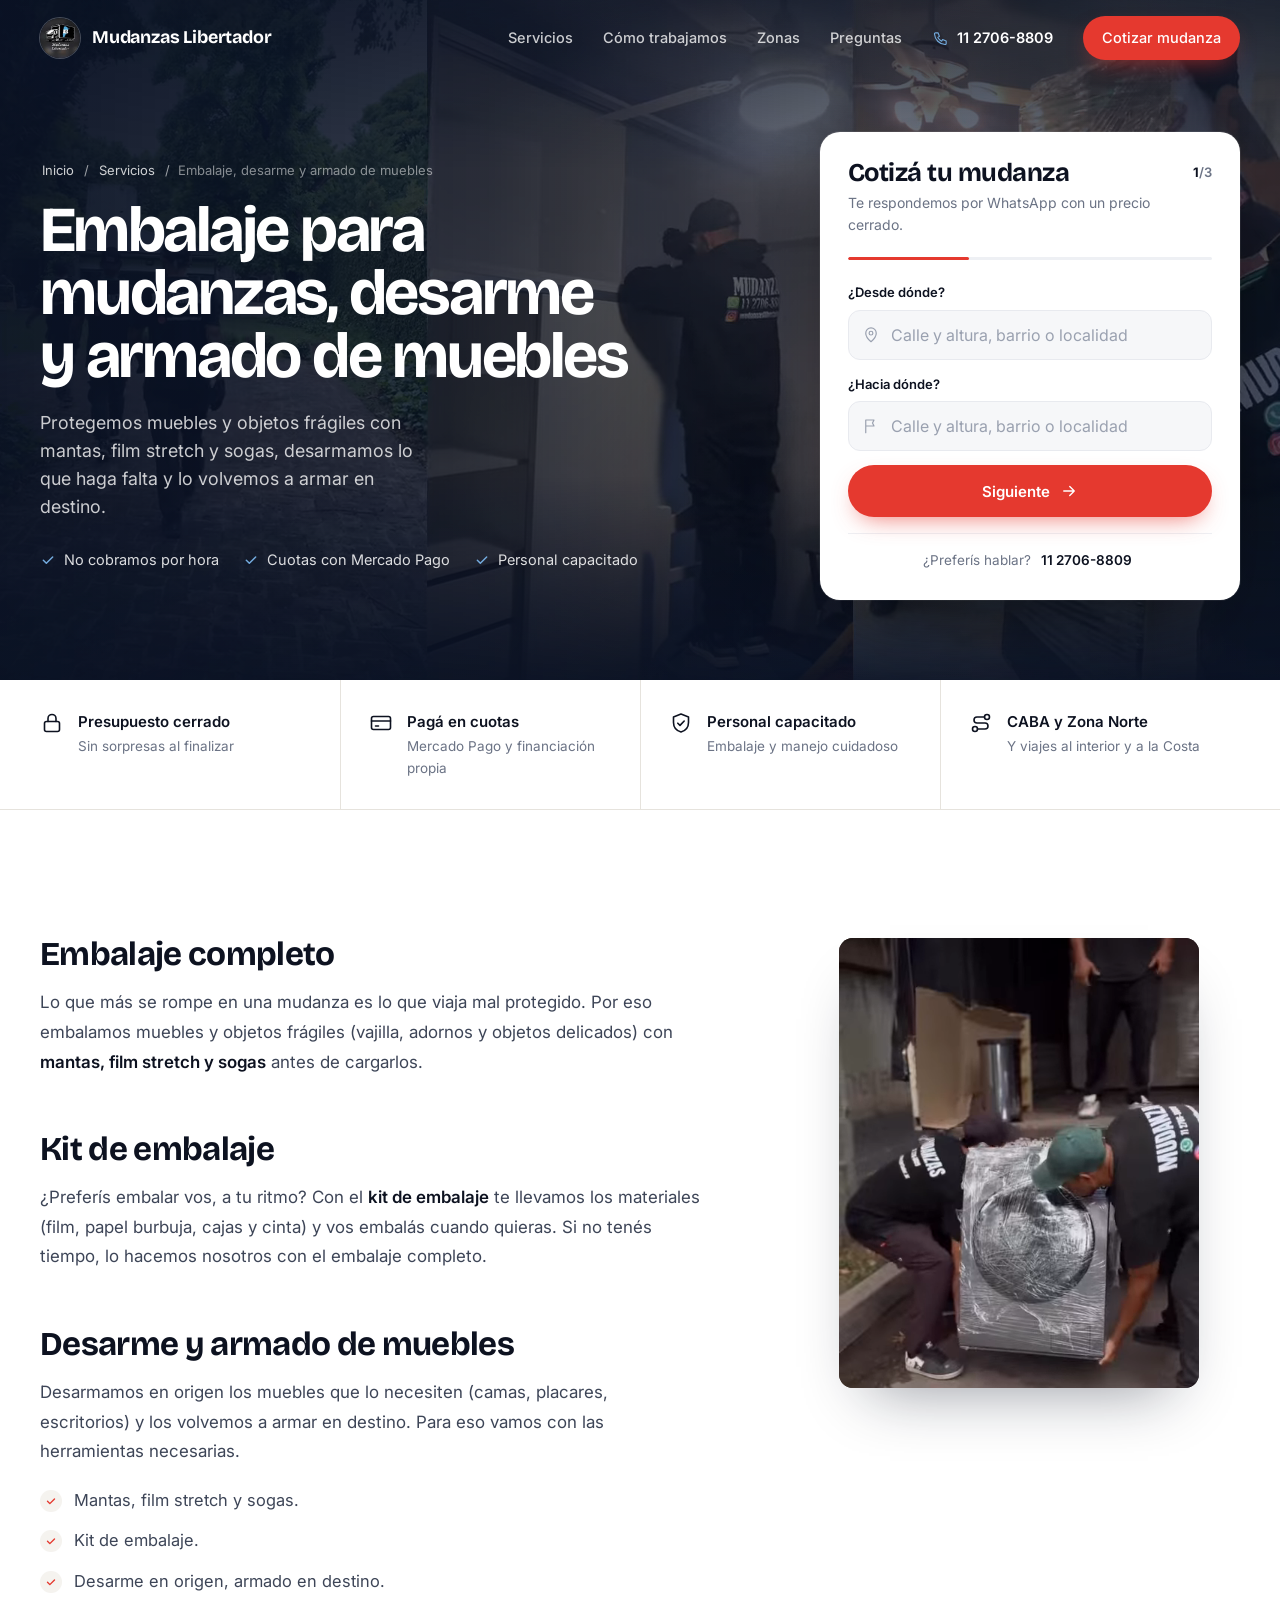
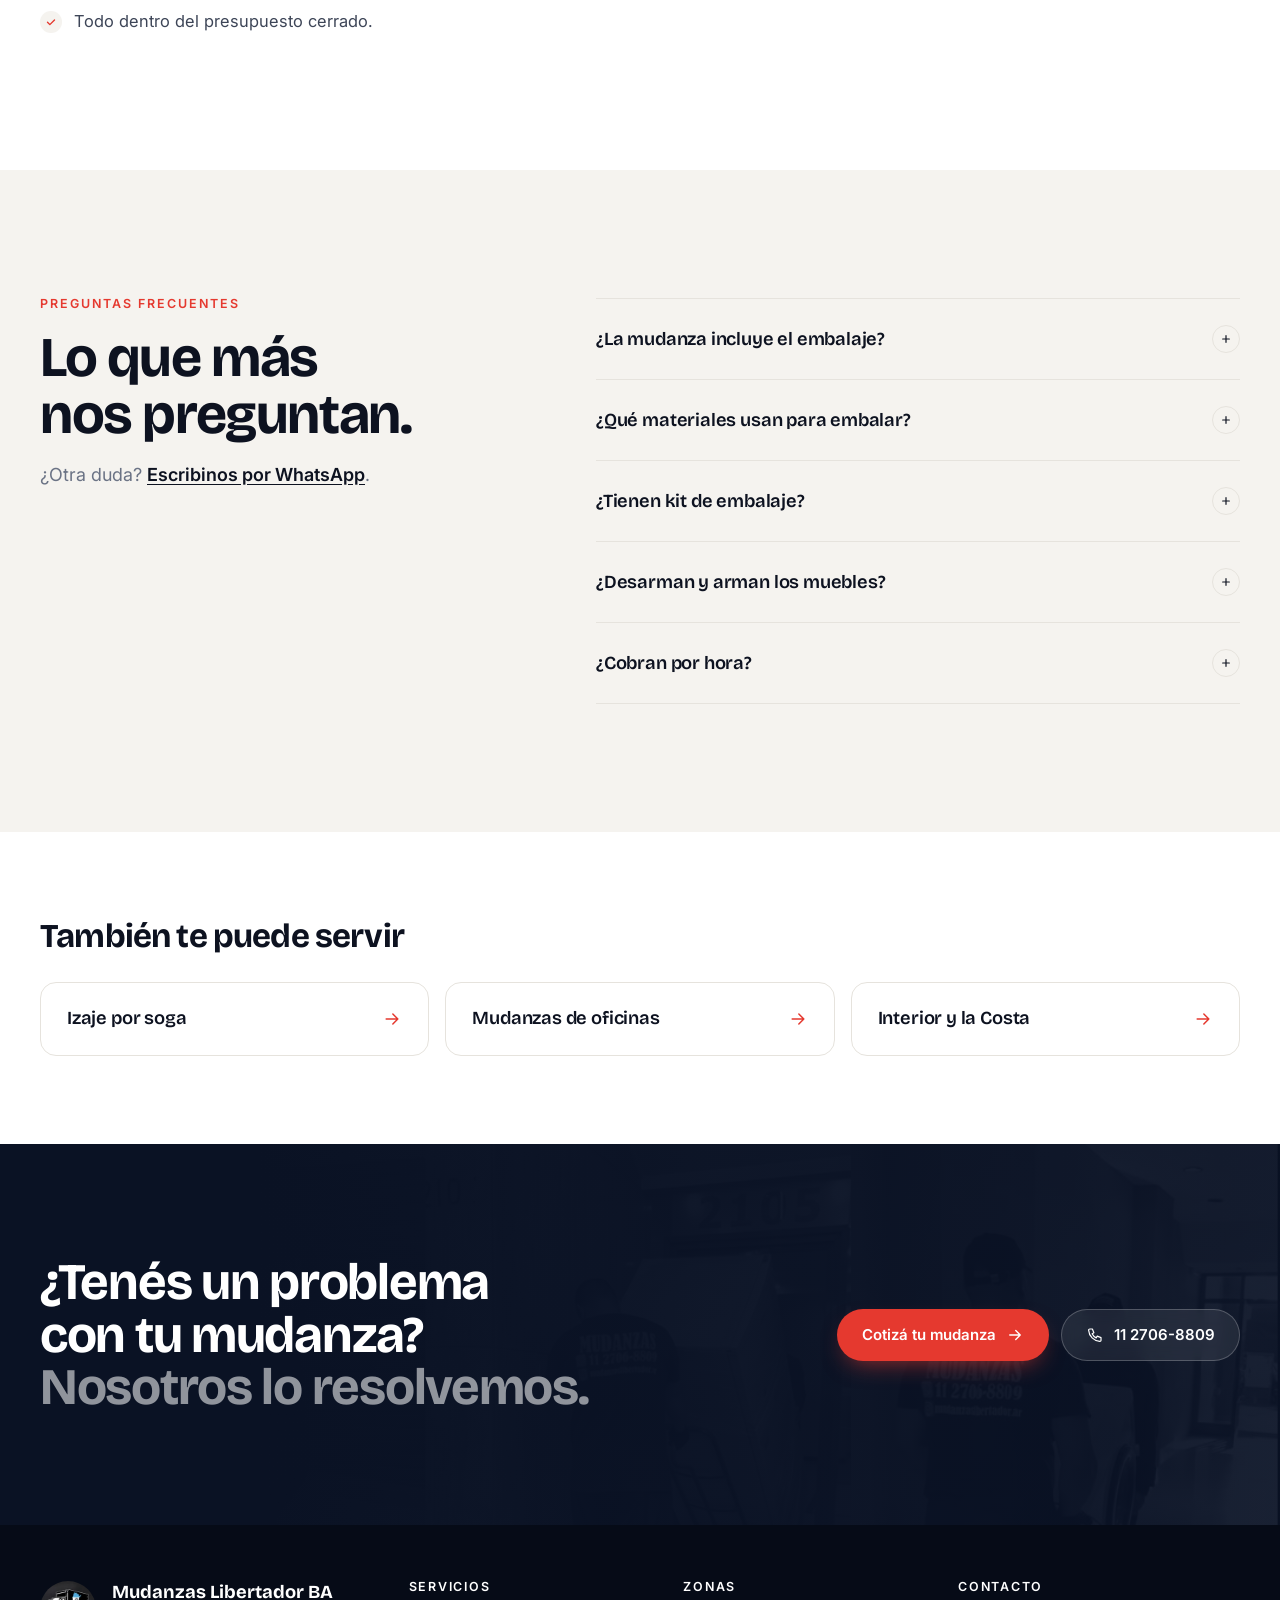
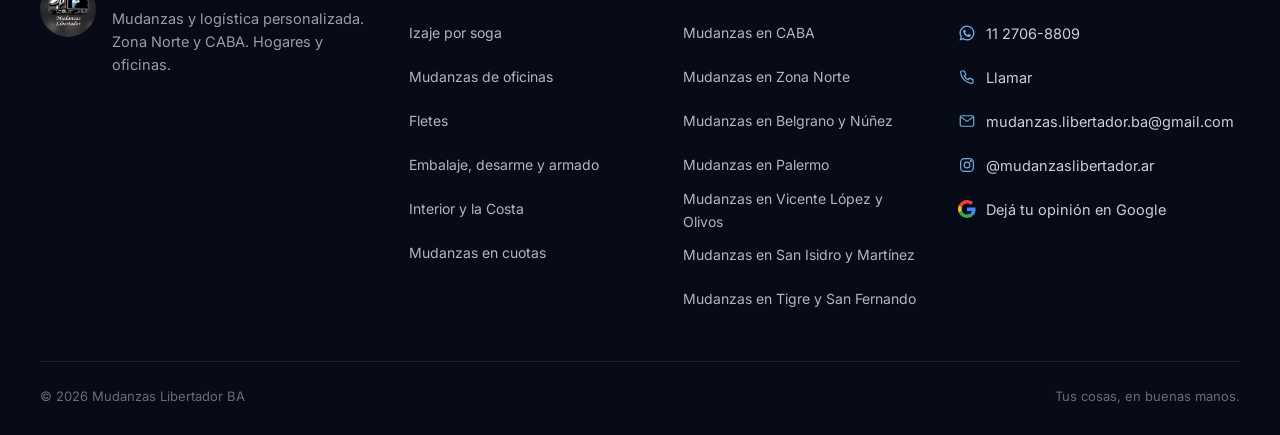
<file: embalaje-y-armado-de-muebles.html>
<!doctype html>
<html lang="es-AR">
<head>
  <meta charset="utf-8">
  <meta name="viewport" content="width=device-width, initial-scale=1, viewport-fit=cover">
  <title>Embalaje para Mudanzas y Armado de Muebles | Mudanzas Libertador BA</title>
  <meta name="description" content="Embalaje completo para mudanzas con mantas, film stretch y sogas, kit de embalaje y desarme y armado de muebles en CABA y Zona Norte. Presupuesto cerrado.">
  <meta name="theme-color" content="#0a1224">
  <meta name="robots" content="index, follow, max-image-preview:large">
  <!-- REEMPLAZAR https://www.tu-dominio.com.ar/ por el dominio definitivo (también en sitemap.xml y robots.txt) -->
  <link rel="canonical" href="https://www.tu-dominio.com.ar/embalaje-y-armado-de-muebles.html">
  <meta property="og:type" content="website">
  <meta property="og:locale" content="es_AR">
  <meta property="og:site_name" content="Mudanzas Libertador BA">
  <meta property="og:title" content="Embalaje para Mudanzas y Armado de Muebles | Mudanzas Libertador BA">
  <meta property="og:description" content="Embalaje completo para mudanzas con mantas, film stretch y sogas, kit de embalaje y desarme y armado de muebles en CABA y Zona Norte. Presupuesto cerrado.">
  <meta property="og:url" content="https://www.tu-dominio.com.ar/embalaje-y-armado-de-muebles.html">
  <meta property="og:image" content="https://www.tu-dominio.com.ar/assets/img/og-image.jpg">
  <meta property="og:image:width" content="1200">
  <meta property="og:image:height" content="630">
  <meta property="og:image:alt" content="Mudanzas Libertador BA: tus cosas, en buenas manos.">
  <meta name="twitter:card" content="summary_large_image">
  <link rel="icon" href="assets/img/icon-32.png" sizes="32x32" type="image/png">
  <link rel="apple-touch-icon" href="assets/img/icon-180.png">
  <link rel="preload" as="image" href="assets/video/hero-desktop-poster.webp" type="image/webp" media="(min-width: 1101px), (min-width: 761px) and (orientation: landscape)" fetchpriority="high">
  <link rel="preload" as="image" href="assets/video/hero-mobile-poster.webp" type="image/webp" media="(max-width: 760px), (max-width: 1100px) and (orientation: portrait)" fetchpriority="high">
  <link rel="preconnect" href="https://fonts.googleapis.com">
  <link rel="preconnect" href="https://fonts.gstatic.com" crossorigin>
  <link href="https://fonts.googleapis.com/css2?family=Bricolage+Grotesque:opsz,wght@12..96,500..800&family=Inter:wght@400;500;600;700&display=swap" rel="stylesheet">
  <link rel="stylesheet" href="assets/css/styles.css">
  <script type="application/ld+json">{"@context": "https://schema.org", "@type": "Service", "name": "Embalaje para mudanzas, desarme y armado de muebles", "serviceType": "Embalaje, desarme y armado de muebles", "description": "Embalaje completo para mudanzas con mantas, film stretch y sogas, kit de embalaje y desarme y armado de muebles en CABA y Zona Norte. Presupuesto cerrado.", "url": "https://www.tu-dominio.com.ar/embalaje-y-armado-de-muebles.html", "provider": {"@type": "MovingCompany", "@id": "https://www.tu-dominio.com.ar/#empresa", "name": "Mudanzas Libertador BA", "telephone": "+54 9 11 2706-8809", "url": "https://www.tu-dominio.com.ar/"}, "areaServed": [{"@type": "City", "name": "Ciudad Autónoma de Buenos Aires"}, {"@type": "AdministrativeArea", "name": "Zona Norte, Gran Buenos Aires"}]}</script>
  <script type="application/ld+json">{"@context": "https://schema.org", "@type": "FAQPage", "mainEntity": [{"@type": "Question", "name": "¿La mudanza incluye el embalaje?", "acceptedAnswer": {"@type": "Answer", "text": "Hacemos embalaje completo. Contanos qué necesitás que embalemos y lo contemplamos en el presupuesto cerrado."}}, {"@type": "Question", "name": "¿Qué materiales usan para embalar?", "acceptedAnswer": {"@type": "Answer", "text": "Mantas, film stretch y sogas para proteger muebles y objetos frágiles."}}, {"@type": "Question", "name": "¿Tienen kit de embalaje?", "acceptedAnswer": {"@type": "Answer", "text": "Sí. Te llevamos film, papel burbuja, cajas y cinta para que embales a tu ritmo. Consultanos por WhatsApp."}}, {"@type": "Question", "name": "¿Desarman y arman los muebles?", "acceptedAnswer": {"@type": "Answer", "text": "Sí. Desarmamos en origen los muebles que lo necesiten y los volvemos a armar en destino."}}, {"@type": "Question", "name": "¿Cobran por hora?", "acceptedAnswer": {"@type": "Answer", "text": "No. Trabajamos con presupuesto cerrado: el precio que acordamos es el precio final."}}]}</script>
  <script type="application/ld+json">{"@context": "https://schema.org", "@type": "BreadcrumbList", "itemListElement": [{"@type": "ListItem", "position": 1, "name": "Inicio", "item": "https://www.tu-dominio.com.ar/"}, {"@type": "ListItem", "position": 2, "name": "Servicios", "item": "https://www.tu-dominio.com.ar/#servicios"}, {"@type": "ListItem", "position": 3, "name": "Embalaje, desarme y armado de muebles", "item": "https://www.tu-dominio.com.ar/embalaje-y-armado-de-muebles.html"}]}</script>
  <!-- ================= MEDICIÓN Y ANUNCIOS (desactivado) =================
       1) Google tag (GA4 + Google Ads): descomentar y reemplazar G-XXXXXXXXXX y AW-XXXXXXXXX.
       2) Meta Pixel: descomentar y reemplazar el ID 000000000000000.
       3) Cargar los labels de conversión en assets/js/main.js (objeto ADS).
  <script async src="https://www.googletagmanager.com/gtag/js?id=G-XXXXXXXXXX"></script>
  <script>
    window.dataLayer = window.dataLayer || [];
    function gtag(){dataLayer.push(arguments);}
    gtag('js', new Date());
    gtag('config', 'G-XXXXXXXXXX');
    gtag('config', 'AW-XXXXXXXXX');
  </script>
  <script>
    !function(f,b,e,v,n,t,s){if(f.fbq)return;n=f.fbq=function(){n.callMethod?n.callMethod.apply(n,arguments):n.queue.push(arguments)};if(!f._fbq)f._fbq=n;n.push=n;n.loaded=!0;n.version='2.0';n.queue=[];t=b.createElement(e);t.async=!0;t.src=v;s=b.getElementsByTagName(e)[0];s.parentNode.insertBefore(t,s)}(window,document,'script','https://connect.facebook.net/en_US/fbevents.js');
    fbq('init', '000000000000000');
    fbq('track', 'PageView');
  </script>
  ======================================================================= -->
</head>
<body>
  <a class="skip" href="#contenido">Saltar al contenido</a>

  <header class="hdr" id="hdr">
    <div class="wrap hdr__in">
      <a class="logo" href="index.html" aria-label="Mudanzas Libertador BA, inicio">
        <img src="assets/img/logo.jpg" alt="" width="40" height="40">
        <span>Mudanzas Libertador</span>
      </a>
      <nav class="nav" id="nav" aria-label="Principal">
        <a href="index.html#servicios">Servicios</a>
        <a href="index.html#proceso">Cómo trabajamos</a>
        <a href="index.html#zonas">Zonas</a>
        <a href="#faq">Preguntas</a>
        <a class="nav__tel" href="tel:+5491127068809"><svg class="ic" aria-hidden="true"><use href="#i-phone"/></svg>11 2706-8809</a>
        <a class="btn btn--accent btn--sm" href="#cotizar" data-focus-quote>Cotizar mudanza</a>
      </nav>
      <button class="burger" id="burger" aria-label="Abrir menú" aria-expanded="false" aria-controls="nav"><span></span><span></span></button>
    </div>
  </header>
  
  <main id="contenido">
    <section class="hero hero--page" id="top" aria-labelledby="h1">
      <div class="hero__bg" aria-hidden="true">
        <picture>
          <source media="(max-width: 760px), (max-width: 1100px) and (orientation: portrait)" srcset="assets/video/hero-mobile-poster.webp" type="image/webp">
          <source media="(max-width: 760px), (max-width: 1100px) and (orientation: portrait)" srcset="assets/video/hero-mobile-poster.jpg">
          <source srcset="assets/video/hero-desktop-poster.webp" type="image/webp">
          <img src="assets/video/hero-desktop-poster.jpg" alt="" width="1280" height="720" fetchpriority="high">
        </picture>
        <!-- Video de fondo (reel de Instagram, sin audio). main.js le carga el archivo según el ancho de pantalla
             y no lo carga con "Ahorro de datos" ni con "Reducir movimiento" (queda la imagen de arriba como póster). -->
        <video class="hero__video" autoplay muted loop playsinline preload="metadata" disablepictureinpicture
               data-hero-video data-desktop="assets/video/hero-desktop" data-mobile="assets/video/hero-mobile"></video>
      </div>
      <div class="hero__shade" aria-hidden="true"></div>
      <div class="wrap hero__in">
        <div class="hero__copy">
          <nav class="crumbs" aria-label="Ruta de navegación"><a href="index.html">Inicio</a> <span aria-hidden="true">/</span> <a href="index.html#servicios">Servicios</a> <span aria-hidden="true">/</span> <span aria-current="page">Embalaje, desarme y armado de muebles</span></nav>
          <h1 id="h1">Embalaje para mudanzas, desarme y armado de muebles</h1>
          <p class="hero__lead">Protegemos muebles y objetos frágiles con mantas, film stretch y sogas, desarmamos lo que haga falta y lo volvemos a armar en destino.</p>
          <ul class="ticks">
            <li><svg class="ic" aria-hidden="true"><use href="#i-check"/></svg>No cobramos por hora</li>
            <li><svg class="ic" aria-hidden="true"><use href="#i-check"/></svg>Cuotas con Mercado Pago</li>
            <li><svg class="ic" aria-hidden="true"><use href="#i-check"/></svg>Personal capacitado</li>
          </ul>
          <div class="hero__ctas">
            <a class="btn btn--accent" href="#cotizar" data-focus-quote>Cotizá tu mudanza<svg class="ic" aria-hidden="true"><use href="#i-arrow"/></svg></a>
            <a class="btn btn--glass" href="https://wa.me/5491127068809?text=Hola%20Mudanzas%20Libertador%2C%20quiero%20consultar%20por%20embalaje%20y%20armado%20de%20muebles." target="_blank" rel="noopener"><svg class="ic" aria-hidden="true"><use href="#i-wa"/></svg>WhatsApp</a>
          </div>
        </div>

        <div class="quote" id="cotizar">
          <form id="qf" novalidate aria-labelledby="qf-title" data-context="Embalaje / desarme y armado">
            <div class="quote__head">
              <div>
                <h2 id="qf-title">Cotizá tu mudanza</h2>
                <p>Te respondemos por WhatsApp con un precio cerrado.</p>
              </div>
              <span class="quote__count" aria-live="polite"><b id="qf-step">1</b>/3</span>
            </div>
            <div class="quote__bar" aria-hidden="true"><span id="qf-bar"></span></div>

            <fieldset class="qs is-active" data-step="1">
              <legend class="sr">Paso 1: origen y destino</legend>
              <p class="sr" id="q-addr-help">Escribí al menos 3 letras para ver sugerencias de direcciones. Usá las flechas para elegir y Enter para confirmar.</p>
              <label class="fl"><span>¿Desde dónde?</span>
                <span class="fl__box"><svg class="ic" aria-hidden="true"><use href="#i-pin"/></svg><input name="origen" id="q-origen" type="text" placeholder="Calle y altura, barrio o localidad" required autocomplete="off" autocapitalize="words" spellcheck="false" enterkeyhint="next" data-addr role="combobox" aria-autocomplete="list" aria-expanded="false" aria-controls="q-origen-list" aria-describedby="q-addr-help"></span>
              </label>
              <label class="fl"><span>¿Hacia dónde?</span>
                <span class="fl__box"><svg class="ic" aria-hidden="true"><use href="#i-flag"/></svg><input name="destino" id="q-destino" type="text" placeholder="Calle y altura, barrio o localidad" required autocomplete="off" autocapitalize="words" spellcheck="false" enterkeyhint="next" data-addr role="combobox" aria-autocomplete="list" aria-expanded="false" aria-controls="q-destino-list" aria-describedby="q-addr-help"></span>
              </label>
              <button class="btn btn--accent btn--block" type="button" data-next>Siguiente<svg class="ic" aria-hidden="true"><use href="#i-arrow"/></svg></button>
            </fieldset>

            <fieldset class="qs" data-step="2">
              <legend class="sr">Paso 2: fecha y qué se muda</legend>
              <label class="fl"><span>Fecha</span>
                <span class="fl__box fl__box--plain"><input name="fecha" id="q-fecha" type="date"></span>
              </label>
              <label class="mini"><input type="checkbox" id="q-sinfecha"> Todavía no tengo fecha</label>
              <p class="fl__lbl" id="q-que-lbl">¿Qué se muda?</p>
              <div class="chips" role="group" aria-labelledby="q-que-lbl">
                <label class="chip"><input type="radio" name="tipo" value="Departamento"><span>Departamento</span></label>
                <label class="chip"><input type="radio" name="tipo" value="Casa"><span>Casa</span></label>
                <label class="chip"><input type="radio" name="tipo" value="Oficina"><span>Oficina</span></label>
                <label class="chip"><input type="radio" name="tipo" value="Algunos muebles / flete"><span>Algunos muebles</span></label>
              </div>
              <label class="fl"><span class="sr">Detalle de lo que se muda</span>
                <textarea name="detalle" id="q-detalle" rows="2" placeholder="Detalle opcional: ambientes, heladera, sillón, cajas…"></textarea>
              </label>
              <div class="qs__nav">
                <button class="btn btn--ghost" type="button" data-prev>Atrás</button>
                <button class="btn btn--accent" type="button" data-next>Siguiente<svg class="ic" aria-hidden="true"><use href="#i-arrow"/></svg></button>
              </div>
            </fieldset>

            <fieldset class="qs" data-step="3">
              <legend class="sr">Paso 3: accesos y nombre</legend>
              <p class="fl__lbl" id="q-acc-lbl">Accesos</p>
              <div class="chips" role="group" aria-labelledby="q-acc-lbl">
                <label class="chip"><input type="checkbox" name="accesos" value="Escaleras"><span>Escaleras</span></label>
                <label class="chip"><input type="checkbox" name="accesos" value="Ascensor"><span>Ascensor</span></label>
                <label class="chip"><input type="checkbox" name="accesos" value="Balcón"><span>Balcón</span></label>
              </div>
              <label class="fl"><span class="sr">Detalle de accesos</span>
                <span class="fl__box"><svg class="ic" aria-hidden="true"><use href="#i-building"/></svg><input name="acc_det" id="q-accdet" type="text" placeholder="Piso, tamaño del ascensor… (opcional)"></span>
              </label>
              <label class="fl"><span>Tu nombre</span>
                <span class="fl__box"><svg class="ic" aria-hidden="true"><use href="#i-user"/></svg><input name="nombre" id="q-nombre" type="text" placeholder="¿Cómo te llamás?" required autocomplete="given-name"></span>
              </label>
              <div class="qs__nav">
                <button class="btn btn--ghost" type="button" data-prev>Atrás</button>
                <button class="btn btn--wa" type="submit"><svg class="ic" aria-hidden="true"><use href="#i-wa"/></svg>Enviar por WhatsApp</button>
              </div>
            </fieldset>
            <p class="quote__err" id="qf-err" role="alert" hidden></p>
            <p class="quote__alt">¿Preferís hablar? <a href="tel:+5491127068809">11 2706-8809</a></p>
          </form>
        </div>
      </div>
    </section>

    <section class="trust" aria-label="Por qué elegirnos">
      <div class="wrap trust__in">
        <div class="trust__item reveal"><svg class="ic" aria-hidden="true"><use href="#i-lock"/></svg><div><b>Presupuesto cerrado</b><span>Sin sorpresas al finalizar</span></div></div>
        <div class="trust__item reveal"><svg class="ic" aria-hidden="true"><use href="#i-card"/></svg><div><b>Pagá en cuotas</b><span>Mercado Pago y financiación propia</span></div></div>
        <div class="trust__item reveal"><svg class="ic" aria-hidden="true"><use href="#i-shield"/></svg><div><b>Personal capacitado</b><span>Embalaje y manejo cuidadoso</span></div></div>
        <div class="trust__item reveal"><svg class="ic" aria-hidden="true"><use href="#i-route"/></svg><div><b>CABA y Zona Norte</b><span>Y viajes al interior y a la Costa</span></div></div>
      </div>
    </section>

    <section class="sec">
      <div class="wrap lp">
        <article class="prose reveal">
<h2>Embalaje completo</h2>
<p>Lo que más se rompe en una mudanza es lo que viaja mal protegido. Por eso embalamos muebles y objetos frágiles (vajilla, adornos y objetos delicados) con <strong>mantas, film stretch y sogas</strong> antes de cargarlos.</p>
<h2>Kit de embalaje</h2>
<p>¿Preferís embalar vos, a tu ritmo? Con el <strong>kit de embalaje</strong> te llevamos los materiales (film, papel burbuja, cajas y cinta) y vos embalás cuando quieras. Si no tenés tiempo, lo hacemos nosotros con el embalaje completo.</p>
<h2>Desarme y armado de muebles</h2>
<p>Desarmamos en origen los muebles que lo necesiten (camas, placares, escritorios) y los volvemos a armar en destino. Para eso vamos con las herramientas necesarias.</p>
<ul class="checks">
<li>Mantas, film stretch y sogas.</li>
<li>Kit de embalaje.</li>
<li>Desarme en origen, armado en destino.</li>
<li>Todo dentro del presupuesto cerrado.</li>
</ul>
        </article>
        <figure class="lp__photo reveal">
          <div class="vclip" data-vclip="assets/video/clip-carga"><picture><source srcset="assets/video/clip-carga.webp" type="image/webp"><img src="assets/video/clip-carga.jpg" alt="Equipo cargando un electrodoméstico embalado en el camión" width="480" height="600" loading="lazy" decoding="async"></picture><video muted loop playsinline preload="none" aria-hidden="true" tabindex="-1" disablepictureinpicture></video></div>
        </figure>
      </div>
    </section>

    <section class="sec sec--paper" id="faq" aria-labelledby="f-title">
      <div class="wrap faq">
        <div class="faq__head reveal">
          <p class="kicker">Preguntas frecuentes</p>
          <h2 id="f-title">Lo que más nos preguntan.</h2>
          <p class="lead">¿Otra duda? <a href="https://wa.me/5491127068809?text=Hola%20Mudanzas%20Libertador%2C%20quiero%20consultar%20por%20embalaje%20y%20armado%20de%20muebles." target="_blank" rel="noopener">Escribinos por WhatsApp</a>.</p>
        </div>
        <div class="faq__list reveal">
          <details><summary>¿La mudanza incluye el embalaje?</summary><p>Hacemos embalaje completo. Contanos qué necesitás que embalemos y lo contemplamos en el presupuesto cerrado.</p></details>
          <details><summary>¿Qué materiales usan para embalar?</summary><p>Mantas, film stretch y sogas para proteger muebles y objetos frágiles.</p></details>
          <details><summary>¿Tienen kit de embalaje?</summary><p>Sí. Te llevamos film, papel burbuja, cajas y cinta para que embales a tu ritmo. Consultanos por WhatsApp.</p></details>
          <details><summary>¿Desarman y arman los muebles?</summary><p>Sí. Desarmamos en origen los muebles que lo necesiten y los volvemos a armar en destino.</p></details>
          <details><summary>¿Cobran por hora?</summary><p>No. Trabajamos con presupuesto cerrado: el precio que acordamos es el precio final.</p></details>
        </div>
      </div>
    </section>

    <section class="sec sec--tight" aria-labelledby="r-title">
      <div class="wrap">
        <h2 class="rel__title" id="r-title">También te puede servir</h2>
        <div class="rels">
          <a class="rel reveal" href="izaje-de-muebles-por-soga.html"><span>Izaje por soga</span><svg class="ic" aria-hidden="true"><use href="#i-arrow"/></svg></a>
          <a class="rel reveal" href="mudanzas-de-oficinas.html"><span>Mudanzas de oficinas</span><svg class="ic" aria-hidden="true"><use href="#i-arrow"/></svg></a>
          <a class="rel reveal" href="mudanzas-al-interior-y-a-la-costa.html"><span>Interior y la Costa</span><svg class="ic" aria-hidden="true"><use href="#i-arrow"/></svg></a>
        </div>
      </div>
    </section>

    <section class="cta" aria-labelledby="c-title">
      <div class="wrap cta__in reveal">
        <h2 id="c-title">¿Tenés un problema con tu mudanza? <span>Nosotros lo resolvemos.</span></h2>
        <div class="cta__btns">
          <a class="btn btn--accent" href="#cotizar" data-focus-quote>Cotizá tu mudanza<svg class="ic" aria-hidden="true"><use href="#i-arrow"/></svg></a>
          <a class="btn btn--glass" href="tel:+5491127068809"><svg class="ic" aria-hidden="true"><use href="#i-phone"/></svg>11 2706-8809</a>
        </div>
      </div>
    </section>
  </main>

  <footer class="ftr">
    <div class="wrap ftr__grid">
      <div class="ftr__brand">
        <img src="assets/img/logo.jpg" alt="Logo de Mudanzas Libertador BA" width="56" height="56" loading="lazy" decoding="async">
        <div><b>Mudanzas Libertador BA</b><span>Mudanzas y logística personalizada.<br>Zona Norte y CABA. Hogares y oficinas.</span></div>
      </div>
      <nav aria-label="Servicios">
        <p class="ftr__h">Servicios</p>
        <ul class="ftr__col">
          <li><a href="izaje-de-muebles-por-soga.html">Izaje por soga</a></li>
          <li><a href="mudanzas-de-oficinas.html">Mudanzas de oficinas</a></li>
          <li><a href="fletes.html">Fletes</a></li>
          <li><a href="embalaje-y-armado-de-muebles.html">Embalaje, desarme y armado</a></li>
          <li><a href="mudanzas-al-interior-y-a-la-costa.html">Interior y la Costa</a></li>
          <li><a href="mudanzas-en-cuotas.html">Mudanzas en cuotas</a></li>
        </ul>
      </nav>
      <nav aria-label="Zonas">
        <p class="ftr__h">Zonas</p>
        <ul class="ftr__col">
          <li><a href="mudanzas-caba.html">Mudanzas en CABA</a></li>
          <li><a href="mudanzas-zona-norte.html">Mudanzas en Zona Norte</a></li>
          <li><a href="mudanzas-belgrano-nunez.html">Mudanzas en Belgrano y Núñez</a></li>
          <li><a href="mudanzas-palermo.html">Mudanzas en Palermo</a></li>
          <li><a href="mudanzas-vicente-lopez-olivos.html">Mudanzas en Vicente López y Olivos</a></li>
          <li><a href="mudanzas-san-isidro-martinez.html">Mudanzas en San Isidro y Martínez</a></li>
          <li><a href="mudanzas-tigre-san-fernando.html">Mudanzas en Tigre y San Fernando</a></li>
        </ul>
      </nav>
      <div>
        <p class="ftr__h">Contacto</p>
        <ul class="ftr__links">
          <li><a href="https://wa.me/5491127068809" target="_blank" rel="noopener"><svg class="ic" aria-hidden="true"><use href="#i-wa"/></svg>11 2706-8809</a></li>
          <li><a href="tel:+5491127068809"><svg class="ic" aria-hidden="true"><use href="#i-phone"/></svg>Llamar</a></li>
          <li><a href="mailto:mudanzas.libertador.ba@gmail.com"><svg class="ic" aria-hidden="true"><use href="#i-mail"/></svg>mudanzas.libertador.ba@gmail.com</a></li>
          <li><a href="https://www.instagram.com/mudanzaslibertador.ar/" target="_blank" rel="noopener"><svg class="ic" aria-hidden="true"><use href="#i-ig"/></svg>@mudanzaslibertador.ar</a></li>
        <li><a href="https://share.google/Xvqq46blmaVdApBMl" target="_blank" rel="noopener" data-review><svg class="ic" aria-hidden="true"><use href="#i-google"/></svg>Dejá tu opinión en Google</a></li>
        </ul>
      </div>
    </div>
    <div class="wrap ftr__base"><span>© <span id="yr">2026</span> Mudanzas Libertador BA</span><span>Tus cosas, en buenas manos.</span></div>
  </footer>

  <a class="wa is-hidden" href="https://wa.me/5491127068809?text=Hola%20Mudanzas%20Libertador%2C%20quiero%20consultar%20por%20embalaje%20y%20armado%20de%20muebles." target="_blank" rel="noopener" aria-label="Escribinos por WhatsApp"><svg aria-hidden="true"><use href="#i-wa"/></svg></a>

  <svg width="0" height="0" style="position:absolute" aria-hidden="true">
    <symbol id="i-google" viewBox="0 0 48 48"><path fill="#EA4335" d="M24 9.5c3.54 0 6.71 1.22 9.21 3.6l6.85-6.85C35.9 2.38 30.47 0 24 0 14.62 0 6.51 5.38 2.56 13.22l7.98 6.19C12.43 13.72 17.74 9.5 24 9.5z"/><path fill="#4285F4" d="M46.98 24.55c0-1.57-.15-3.09-.38-4.55H24v9.02h12.94c-.58 2.96-2.26 5.48-4.78 7.18l7.73 6c4.51-4.18 7.09-10.36 7.09-17.65z"/><path fill="#FBBC05" d="M10.53 28.59c-.48-1.45-.76-2.99-.76-4.59s.27-3.14.76-4.59l-7.98-6.19C.92 16.46 0 20.12 0 24c0 3.88.92 7.54 2.56 10.78l7.97-6.19z"/><path fill="#34A853" d="M24 48c6.48 0 11.93-2.13 15.89-5.81l-7.73-6c-2.15 1.45-4.92 2.3-8.16 2.3-6.26 0-11.57-4.22-13.47-9.91l-7.98 6.19C6.51 42.62 14.62 48 24 48z"/></symbol>
    <symbol id="i-star" viewBox="0 0 24 24" fill="none" stroke="currentColor" stroke-width="1.6" stroke-linejoin="round"><path d="M12 3.5l2.6 5.3 5.8.8-4.2 4.1 1 5.8L12 16.8l-5.2 2.7 1-5.8-4.2-4.1 5.8-.8z"/></symbol>
    <symbol id="i-check" viewBox="0 0 24 24" fill="none" stroke="currentColor" stroke-width="2.2" stroke-linecap="round" stroke-linejoin="round"><path d="M5 12.5l4.5 4.5L19 7.5"/></symbol>
    <symbol id="i-arrow" viewBox="0 0 24 24" fill="none" stroke="currentColor" stroke-width="1.8" stroke-linecap="round" stroke-linejoin="round"><path d="M5 12h14M13 6l6 6-6 6"/></symbol>
    <symbol id="i-phone" viewBox="0 0 24 24" fill="none" stroke="currentColor" stroke-width="1.6" stroke-linecap="round" stroke-linejoin="round"><path d="M5 4h3.5l2 5-2.3 1.4a11 11 0 0 0 5.4 5.4L15 13.5l5 2V19a1.5 1.5 0 0 1-1.6 1.5A16 16 0 0 1 3.5 5.6 1.5 1.5 0 0 1 5 4z"/></symbol>
    <symbol id="i-pin" viewBox="0 0 24 24" fill="none" stroke="currentColor" stroke-width="1.6" stroke-linecap="round" stroke-linejoin="round"><path d="M12 21s-7-6.1-7-11.5a7 7 0 0 1 14 0C19 14.9 12 21 12 21z"/><circle cx="12" cy="9.5" r="2.5"/></symbol>
    <symbol id="i-flag" viewBox="0 0 24 24" fill="none" stroke="currentColor" stroke-width="1.6" stroke-linecap="round" stroke-linejoin="round"><path d="M5 21V4M5 4h11l-2 4 2 4H5"/></symbol>
    <symbol id="i-cal" viewBox="0 0 24 24" fill="none" stroke="currentColor" stroke-width="1.6" stroke-linecap="round" stroke-linejoin="round"><rect x="3.5" y="5" width="17" height="15.5" rx="2"/><path d="M3.5 10h17M8 3v4M16 3v4"/></symbol>
    <symbol id="i-user" viewBox="0 0 24 24" fill="none" stroke="currentColor" stroke-width="1.6" stroke-linecap="round" stroke-linejoin="round"><circle cx="12" cy="8" r="4"/><path d="M4 20.5c1.5-4 4.5-5.5 8-5.5s6.5 1.5 8 5.5"/></symbol>
    <symbol id="i-lock" viewBox="0 0 24 24" fill="none" stroke="currentColor" stroke-width="1.6" stroke-linecap="round" stroke-linejoin="round"><rect x="4.5" y="10.5" width="15" height="10" rx="2"/><path d="M8 10.5V7.5a4 4 0 0 1 8 0v3"/></symbol>
    <symbol id="i-card" viewBox="0 0 24 24" fill="none" stroke="currentColor" stroke-width="1.6" stroke-linecap="round" stroke-linejoin="round"><rect x="2.5" y="5.5" width="19" height="13" rx="2"/><path d="M2.5 10h19M6.5 15h3"/></symbol>
    <symbol id="i-shield" viewBox="0 0 24 24" fill="none" stroke="currentColor" stroke-width="1.6" stroke-linecap="round" stroke-linejoin="round"><path d="M12 3l7.5 3v5.5c0 4.6-3.2 8.2-7.5 9.5-4.3-1.3-7.5-4.9-7.5-9.5V6z"/><path d="M8.8 12.2l2.2 2.2 4.2-4.4"/></symbol>
    <symbol id="i-route" viewBox="0 0 24 24" fill="none" stroke="currentColor" stroke-width="1.6" stroke-linecap="round" stroke-linejoin="round"><circle cx="6" cy="18" r="2.5"/><circle cx="18" cy="6" r="2.5"/><path d="M8.5 18H16a3 3 0 0 0 0-6H8a3 3 0 0 1 0-6h7.5"/></symbol>
    <symbol id="i-home" viewBox="0 0 24 24" fill="none" stroke="currentColor" stroke-width="1.6" stroke-linecap="round" stroke-linejoin="round"><path d="M3.5 10.5L12 4l8.5 6.5V20H15v-5.5H9V20H3.5z"/></symbol>
    <symbol id="i-building" viewBox="0 0 24 24" fill="none" stroke="currentColor" stroke-width="1.6" stroke-linecap="round" stroke-linejoin="round"><path d="M4.5 20.5V4.5h10v16M14.5 9.5h5v11M2.5 20.5h19M8 8h3M8 12h3M8 16h3"/></symbol>
    <symbol id="i-truck" viewBox="0 0 24 24" fill="none" stroke="currentColor" stroke-width="1.6" stroke-linecap="round" stroke-linejoin="round"><path d="M2.5 6.5h11.5v10H2.5zM14 9.5h4l3.5 3.5v3.5H14"/><circle cx="6.5" cy="17.5" r="1.8"/><circle cx="17.5" cy="17.5" r="1.8"/></symbol>
    <symbol id="i-box" viewBox="0 0 24 24" fill="none" stroke="currentColor" stroke-width="1.6" stroke-linecap="round" stroke-linejoin="round"><path d="M3.5 7.5L12 3.5l8.5 4v9L12 20.5l-8.5-4zM3.5 7.5L12 11.5l8.5-4M12 11.5v9"/></symbol>
    <symbol id="i-wrench" viewBox="0 0 24 24" fill="none" stroke="currentColor" stroke-width="1.6" stroke-linecap="round" stroke-linejoin="round"><path d="M14.5 6.5a4 4 0 0 0 5 5l-9 9a2.1 2.1 0 0 1-3-3l9-9a4 4 0 0 1-2-2z"/></symbol>
    <symbol id="i-hoist" viewBox="0 0 24 24" fill="none" stroke="currentColor" stroke-width="1.6" stroke-linecap="round" stroke-linejoin="round"><path d="M3.5 3.5h17M12 3.5v6M8 9.5h8v8H8zM12 17.5v3"/></symbol>
    <symbol id="i-ig" viewBox="0 0 24 24" fill="none" stroke="currentColor" stroke-width="1.6" stroke-linecap="round" stroke-linejoin="round"><rect x="3.5" y="3.5" width="17" height="17" rx="5"/><circle cx="12" cy="12" r="3.8"/><circle cx="17.2" cy="6.8" r=".6" fill="currentColor"/></symbol>
    <symbol id="i-mail" viewBox="0 0 24 24" fill="none" stroke="currentColor" stroke-width="1.6" stroke-linecap="round" stroke-linejoin="round"><rect x="3" y="5" width="18" height="14" rx="2"/><path d="M3.5 6.5l8.5 6 8.5-6"/></symbol>
    <symbol id="i-wa" viewBox="0 0 24 24"><path fill="currentColor" d="M12 2a10 10 0 0 0-8.6 15.1L2 22l5-1.3A10 10 0 1 0 12 2zm0 18.2a8.2 8.2 0 0 1-4.2-1.2l-.3-.2-3 .8.8-2.9-.2-.3A8.2 8.2 0 1 1 12 20.2zm4.5-6.1c-.2-.1-1.5-.7-1.7-.8-.2-.1-.4-.1-.6.1l-.8 1c-.1.2-.3.2-.5.1a6.7 6.7 0 0 1-3.3-2.9c-.3-.4.2-.4.7-1.4.1-.2 0-.3 0-.4l-.8-1.8c-.2-.5-.4-.4-.6-.4h-.5c-.2 0-.4.1-.7.3-.2.3-.9.9-.9 2.2s.9 2.5 1 2.7c.1.2 1.8 2.8 4.4 3.9 1.6.7 2.3.8 3.1.6.5-.1 1.5-.6 1.7-1.2.2-.6.2-1.1.2-1.2-.1-.1-.3-.2-.5-.3z"/></symbol>
  </svg>
  <script src="assets/js/main.js" defer></script>
</body>
</html>
</file>
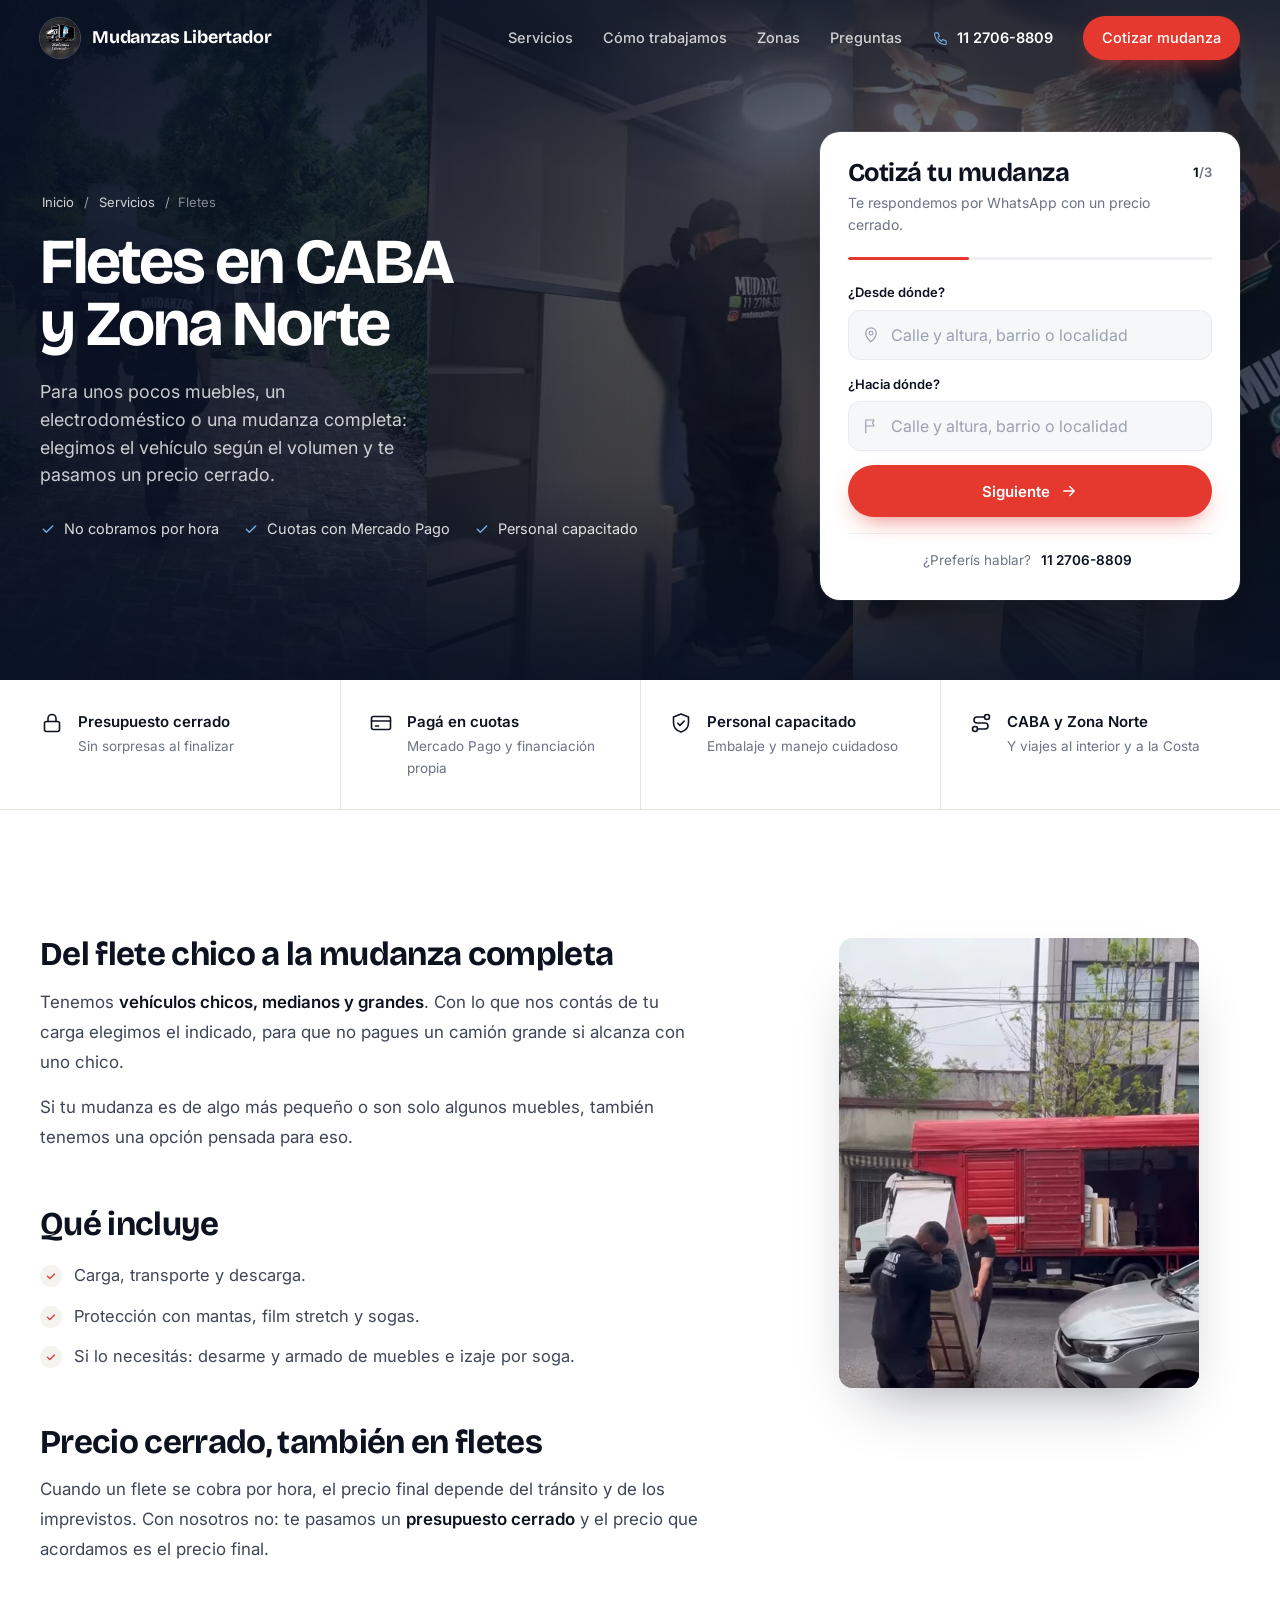
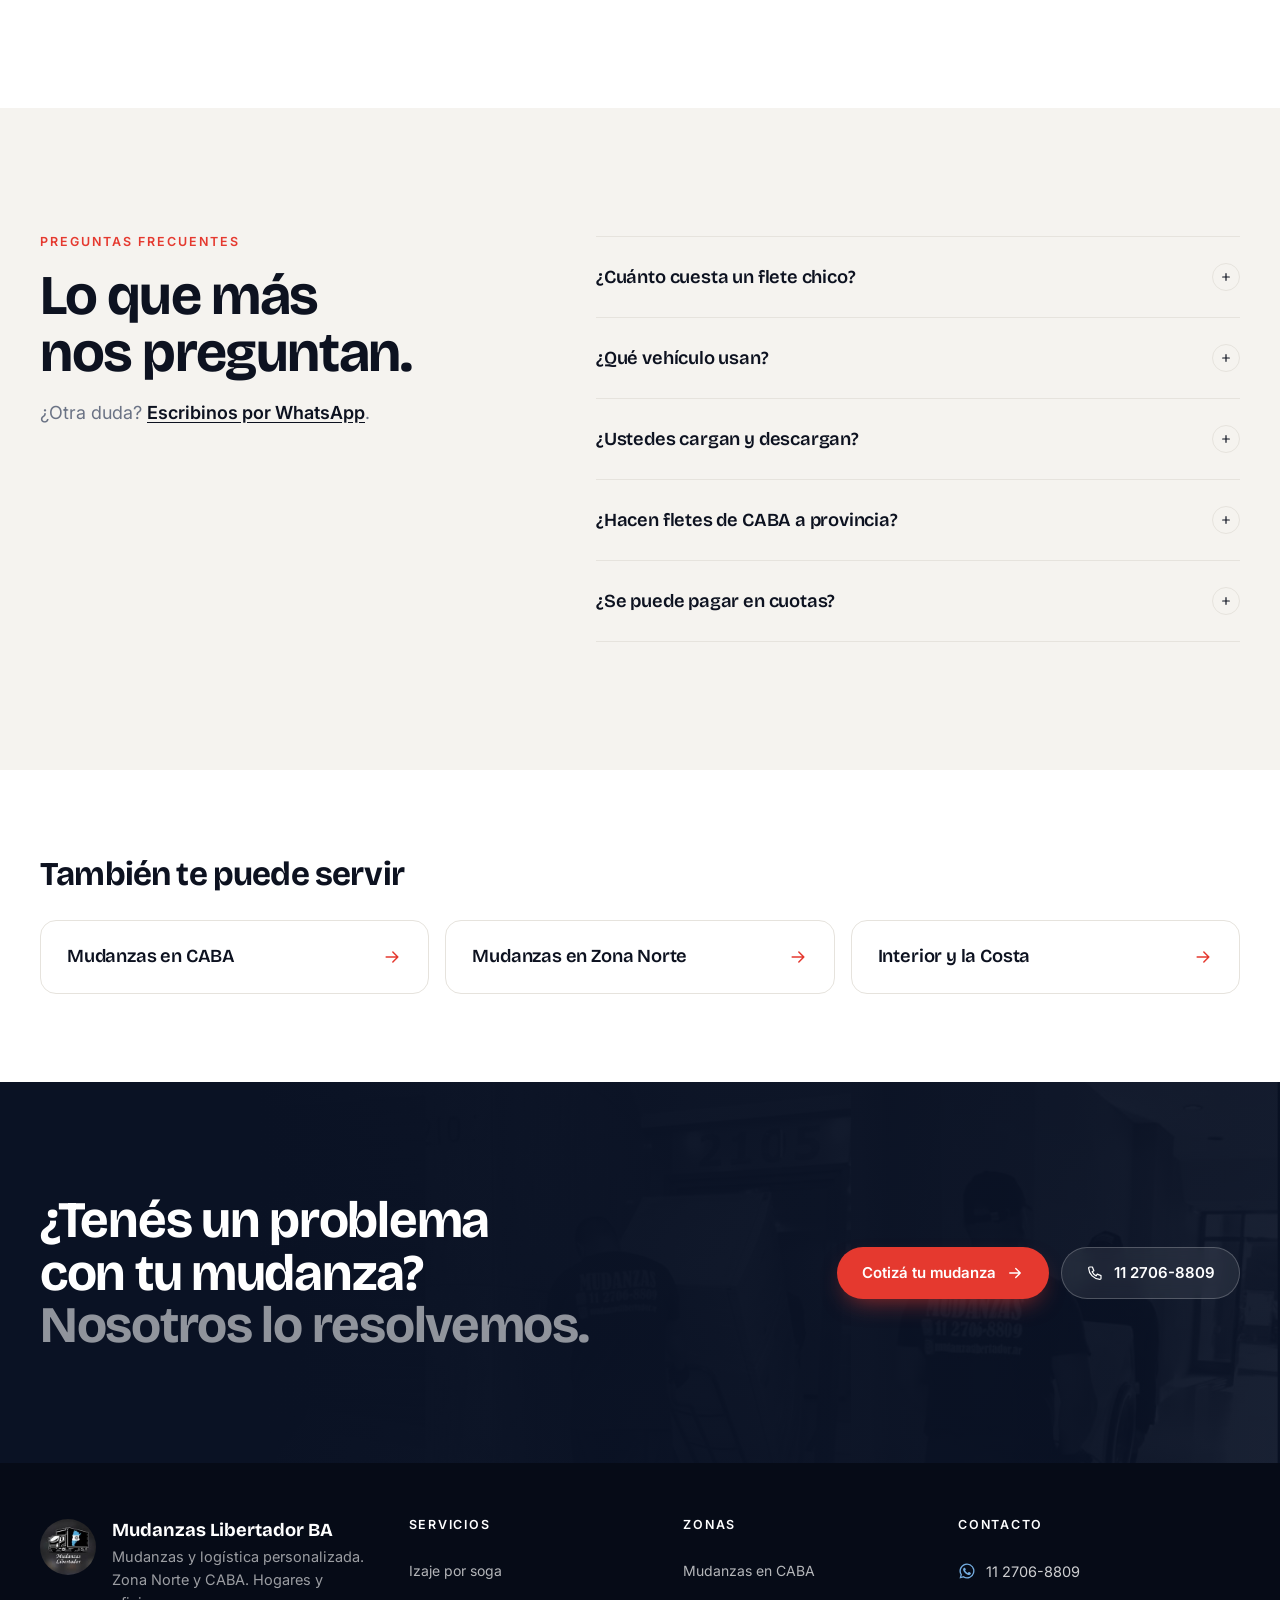
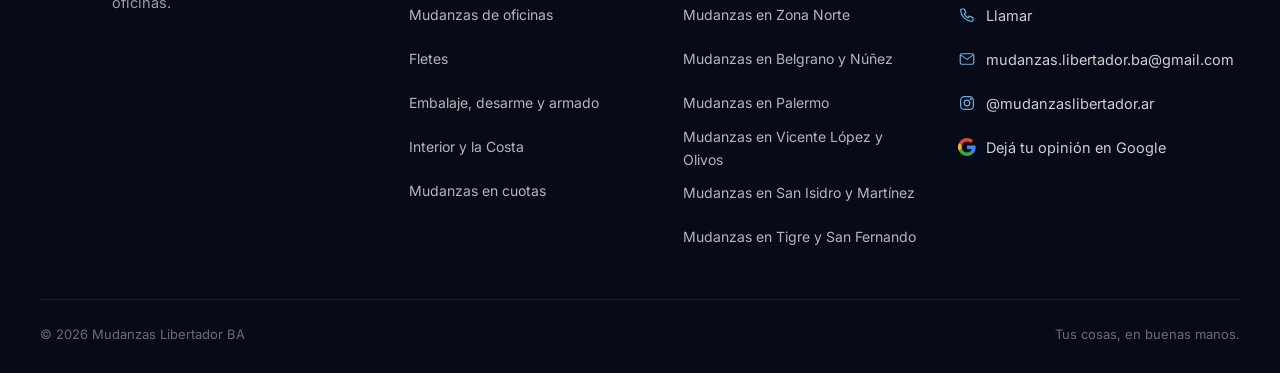
<file: fletes.html>
<!doctype html>
<html lang="es-AR">
<head>
  <meta charset="utf-8">
  <meta name="viewport" content="width=device-width, initial-scale=1, viewport-fit=cover">
  <title>Fletes en CABA y Zona Norte, Chicos y Grandes | Mudanzas Libertador</title>
  <meta name="description" content="Fletes en CABA y Zona Norte con vehículos chicos, medianos y grandes según el volumen. Carga, transporte y descarga con precio cerrado: no cobramos por hora.">
  <meta name="theme-color" content="#0a1224">
  <meta name="robots" content="index, follow, max-image-preview:large">
  <!-- REEMPLAZAR https://www.tu-dominio.com.ar/ por el dominio definitivo (también en sitemap.xml y robots.txt) -->
  <link rel="canonical" href="https://www.tu-dominio.com.ar/fletes.html">
  <meta property="og:type" content="website">
  <meta property="og:locale" content="es_AR">
  <meta property="og:site_name" content="Mudanzas Libertador BA">
  <meta property="og:title" content="Fletes en CABA y Zona Norte, Chicos y Grandes | Mudanzas Libertador">
  <meta property="og:description" content="Fletes en CABA y Zona Norte con vehículos chicos, medianos y grandes según el volumen. Carga, transporte y descarga con precio cerrado: no cobramos por hora.">
  <meta property="og:url" content="https://www.tu-dominio.com.ar/fletes.html">
  <meta property="og:image" content="https://www.tu-dominio.com.ar/assets/img/og-image.jpg">
  <meta property="og:image:width" content="1200">
  <meta property="og:image:height" content="630">
  <meta property="og:image:alt" content="Mudanzas Libertador BA: tus cosas, en buenas manos.">
  <meta name="twitter:card" content="summary_large_image">
  <link rel="icon" href="assets/img/icon-32.png" sizes="32x32" type="image/png">
  <link rel="apple-touch-icon" href="assets/img/icon-180.png">
  <link rel="preload" as="image" href="assets/video/hero-desktop-poster.webp" type="image/webp" media="(min-width: 1101px), (min-width: 761px) and (orientation: landscape)" fetchpriority="high">
  <link rel="preload" as="image" href="assets/video/hero-mobile-poster.webp" type="image/webp" media="(max-width: 760px), (max-width: 1100px) and (orientation: portrait)" fetchpriority="high">
  <link rel="preconnect" href="https://fonts.googleapis.com">
  <link rel="preconnect" href="https://fonts.gstatic.com" crossorigin>
  <link href="https://fonts.googleapis.com/css2?family=Bricolage+Grotesque:opsz,wght@12..96,500..800&family=Inter:wght@400;500;600;700&display=swap" rel="stylesheet">
  <link rel="stylesheet" href="assets/css/styles.css">
  <script type="application/ld+json">{"@context": "https://schema.org", "@type": "Service", "name": "Fletes en CABA y Zona Norte", "serviceType": "Fletes", "description": "Fletes en CABA y Zona Norte con vehículos chicos, medianos y grandes según el volumen. Carga, transporte y descarga con precio cerrado: no cobramos por hora.", "url": "https://www.tu-dominio.com.ar/fletes.html", "provider": {"@type": "MovingCompany", "@id": "https://www.tu-dominio.com.ar/#empresa", "name": "Mudanzas Libertador BA", "telephone": "+54 9 11 2706-8809", "url": "https://www.tu-dominio.com.ar/"}, "areaServed": [{"@type": "City", "name": "Ciudad Autónoma de Buenos Aires"}, {"@type": "AdministrativeArea", "name": "Zona Norte, Gran Buenos Aires"}]}</script>
  <script type="application/ld+json">{"@context": "https://schema.org", "@type": "FAQPage", "mainEntity": [{"@type": "Question", "name": "¿Cuánto cuesta un flete chico?", "acceptedAnswer": {"@type": "Answer", "text": "Depende de qué llevás, la distancia y los accesos. Con esos datos te pasamos un precio cerrado, sin cobro por hora."}}, {"@type": "Question", "name": "¿Qué vehículo usan?", "acceptedAnswer": {"@type": "Answer", "text": "Tenemos vehículos chicos, medianos y grandes, y elegimos el indicado según el volumen."}}, {"@type": "Question", "name": "¿Ustedes cargan y descargan?", "acceptedAnswer": {"@type": "Answer", "text": "Sí, nos ocupamos de la carga, el transporte y la descarga."}}, {"@type": "Question", "name": "¿Hacen fletes de CABA a provincia?", "acceptedAnswer": {"@type": "Answer", "text": "Sí, trabajamos en CABA y Zona Norte, y también hacemos viajes al interior del país y a la Costa."}}, {"@type": "Question", "name": "¿Se puede pagar en cuotas?", "acceptedAnswer": {"@type": "Answer", "text": "Sí, con Mercado Pago o con nuestra financiación propia. Ver cómo funcionan las cuotas."}}]}</script>
  <script type="application/ld+json">{"@context": "https://schema.org", "@type": "BreadcrumbList", "itemListElement": [{"@type": "ListItem", "position": 1, "name": "Inicio", "item": "https://www.tu-dominio.com.ar/"}, {"@type": "ListItem", "position": 2, "name": "Servicios", "item": "https://www.tu-dominio.com.ar/#servicios"}, {"@type": "ListItem", "position": 3, "name": "Fletes", "item": "https://www.tu-dominio.com.ar/fletes.html"}]}</script>
  <!-- ================= MEDICIÓN Y ANUNCIOS (desactivado) =================
       1) Google tag (GA4 + Google Ads): descomentar y reemplazar G-XXXXXXXXXX y AW-XXXXXXXXX.
       2) Meta Pixel: descomentar y reemplazar el ID 000000000000000.
       3) Cargar los labels de conversión en assets/js/main.js (objeto ADS).
  <script async src="https://www.googletagmanager.com/gtag/js?id=G-XXXXXXXXXX"></script>
  <script>
    window.dataLayer = window.dataLayer || [];
    function gtag(){dataLayer.push(arguments);}
    gtag('js', new Date());
    gtag('config', 'G-XXXXXXXXXX');
    gtag('config', 'AW-XXXXXXXXX');
  </script>
  <script>
    !function(f,b,e,v,n,t,s){if(f.fbq)return;n=f.fbq=function(){n.callMethod?n.callMethod.apply(n,arguments):n.queue.push(arguments)};if(!f._fbq)f._fbq=n;n.push=n;n.loaded=!0;n.version='2.0';n.queue=[];t=b.createElement(e);t.async=!0;t.src=v;s=b.getElementsByTagName(e)[0];s.parentNode.insertBefore(t,s)}(window,document,'script','https://connect.facebook.net/en_US/fbevents.js');
    fbq('init', '000000000000000');
    fbq('track', 'PageView');
  </script>
  ======================================================================= -->
</head>
<body>
  <a class="skip" href="#contenido">Saltar al contenido</a>

  <header class="hdr" id="hdr">
    <div class="wrap hdr__in">
      <a class="logo" href="index.html" aria-label="Mudanzas Libertador BA, inicio">
        <img src="assets/img/logo.jpg" alt="" width="40" height="40">
        <span>Mudanzas Libertador</span>
      </a>
      <nav class="nav" id="nav" aria-label="Principal">
        <a href="index.html#servicios">Servicios</a>
        <a href="index.html#proceso">Cómo trabajamos</a>
        <a href="index.html#zonas">Zonas</a>
        <a href="#faq">Preguntas</a>
        <a class="nav__tel" href="tel:+5491127068809"><svg class="ic" aria-hidden="true"><use href="#i-phone"/></svg>11 2706-8809</a>
        <a class="btn btn--accent btn--sm" href="#cotizar" data-focus-quote>Cotizar mudanza</a>
      </nav>
      <button class="burger" id="burger" aria-label="Abrir menú" aria-expanded="false" aria-controls="nav"><span></span><span></span></button>
    </div>
  </header>
  
  <main id="contenido">
    <section class="hero hero--page" id="top" aria-labelledby="h1">
      <div class="hero__bg" aria-hidden="true">
        <picture>
          <source media="(max-width: 760px), (max-width: 1100px) and (orientation: portrait)" srcset="assets/video/hero-mobile-poster.webp" type="image/webp">
          <source media="(max-width: 760px), (max-width: 1100px) and (orientation: portrait)" srcset="assets/video/hero-mobile-poster.jpg">
          <source srcset="assets/video/hero-desktop-poster.webp" type="image/webp">
          <img src="assets/video/hero-desktop-poster.jpg" alt="" width="1280" height="720" fetchpriority="high">
        </picture>
        <!-- Video de fondo (reel de Instagram, sin audio). main.js le carga el archivo según el ancho de pantalla
             y no lo carga con "Ahorro de datos" ni con "Reducir movimiento" (queda la imagen de arriba como póster). -->
        <video class="hero__video" autoplay muted loop playsinline preload="metadata" disablepictureinpicture
               data-hero-video data-desktop="assets/video/hero-desktop" data-mobile="assets/video/hero-mobile"></video>
      </div>
      <div class="hero__shade" aria-hidden="true"></div>
      <div class="wrap hero__in">
        <div class="hero__copy">
          <nav class="crumbs" aria-label="Ruta de navegación"><a href="index.html">Inicio</a> <span aria-hidden="true">/</span> <a href="index.html#servicios">Servicios</a> <span aria-hidden="true">/</span> <span aria-current="page">Fletes</span></nav>
          <h1 id="h1">Fletes en CABA y Zona Norte</h1>
          <p class="hero__lead">Para unos pocos muebles, un electrodoméstico o una mudanza completa: elegimos el vehículo según el volumen y te pasamos un precio cerrado.</p>
          <ul class="ticks">
            <li><svg class="ic" aria-hidden="true"><use href="#i-check"/></svg>No cobramos por hora</li>
            <li><svg class="ic" aria-hidden="true"><use href="#i-check"/></svg>Cuotas con Mercado Pago</li>
            <li><svg class="ic" aria-hidden="true"><use href="#i-check"/></svg>Personal capacitado</li>
          </ul>
          <div class="hero__ctas">
            <a class="btn btn--accent" href="#cotizar" data-focus-quote>Cotizá tu mudanza<svg class="ic" aria-hidden="true"><use href="#i-arrow"/></svg></a>
            <a class="btn btn--glass" href="https://wa.me/5491127068809?text=Hola%20Mudanzas%20Libertador%2C%20quiero%20consultar%20por%20un%20flete." target="_blank" rel="noopener"><svg class="ic" aria-hidden="true"><use href="#i-wa"/></svg>WhatsApp</a>
          </div>
        </div>

        <div class="quote" id="cotizar">
          <form id="qf" novalidate aria-labelledby="qf-title" data-context="Flete">
            <div class="quote__head">
              <div>
                <h2 id="qf-title">Cotizá tu mudanza</h2>
                <p>Te respondemos por WhatsApp con un precio cerrado.</p>
              </div>
              <span class="quote__count" aria-live="polite"><b id="qf-step">1</b>/3</span>
            </div>
            <div class="quote__bar" aria-hidden="true"><span id="qf-bar"></span></div>

            <fieldset class="qs is-active" data-step="1">
              <legend class="sr">Paso 1: origen y destino</legend>
              <p class="sr" id="q-addr-help">Escribí al menos 3 letras para ver sugerencias de direcciones. Usá las flechas para elegir y Enter para confirmar.</p>
              <label class="fl"><span>¿Desde dónde?</span>
                <span class="fl__box"><svg class="ic" aria-hidden="true"><use href="#i-pin"/></svg><input name="origen" id="q-origen" type="text" placeholder="Calle y altura, barrio o localidad" required autocomplete="off" autocapitalize="words" spellcheck="false" enterkeyhint="next" data-addr role="combobox" aria-autocomplete="list" aria-expanded="false" aria-controls="q-origen-list" aria-describedby="q-addr-help"></span>
              </label>
              <label class="fl"><span>¿Hacia dónde?</span>
                <span class="fl__box"><svg class="ic" aria-hidden="true"><use href="#i-flag"/></svg><input name="destino" id="q-destino" type="text" placeholder="Calle y altura, barrio o localidad" required autocomplete="off" autocapitalize="words" spellcheck="false" enterkeyhint="next" data-addr role="combobox" aria-autocomplete="list" aria-expanded="false" aria-controls="q-destino-list" aria-describedby="q-addr-help"></span>
              </label>
              <button class="btn btn--accent btn--block" type="button" data-next>Siguiente<svg class="ic" aria-hidden="true"><use href="#i-arrow"/></svg></button>
            </fieldset>

            <fieldset class="qs" data-step="2">
              <legend class="sr">Paso 2: fecha y qué se muda</legend>
              <label class="fl"><span>Fecha</span>
                <span class="fl__box fl__box--plain"><input name="fecha" id="q-fecha" type="date"></span>
              </label>
              <label class="mini"><input type="checkbox" id="q-sinfecha"> Todavía no tengo fecha</label>
              <p class="fl__lbl" id="q-que-lbl">¿Qué se muda?</p>
              <div class="chips" role="group" aria-labelledby="q-que-lbl">
                <label class="chip"><input type="radio" name="tipo" value="Departamento"><span>Departamento</span></label>
                <label class="chip"><input type="radio" name="tipo" value="Casa"><span>Casa</span></label>
                <label class="chip"><input type="radio" name="tipo" value="Oficina"><span>Oficina</span></label>
                <label class="chip"><input type="radio" name="tipo" value="Algunos muebles / flete"><span>Algunos muebles</span></label>
              </div>
              <label class="fl"><span class="sr">Detalle de lo que se muda</span>
                <textarea name="detalle" id="q-detalle" rows="2" placeholder="Detalle opcional: ambientes, heladera, sillón, cajas…"></textarea>
              </label>
              <div class="qs__nav">
                <button class="btn btn--ghost" type="button" data-prev>Atrás</button>
                <button class="btn btn--accent" type="button" data-next>Siguiente<svg class="ic" aria-hidden="true"><use href="#i-arrow"/></svg></button>
              </div>
            </fieldset>

            <fieldset class="qs" data-step="3">
              <legend class="sr">Paso 3: accesos y nombre</legend>
              <p class="fl__lbl" id="q-acc-lbl">Accesos</p>
              <div class="chips" role="group" aria-labelledby="q-acc-lbl">
                <label class="chip"><input type="checkbox" name="accesos" value="Escaleras"><span>Escaleras</span></label>
                <label class="chip"><input type="checkbox" name="accesos" value="Ascensor"><span>Ascensor</span></label>
                <label class="chip"><input type="checkbox" name="accesos" value="Balcón"><span>Balcón</span></label>
              </div>
              <label class="fl"><span class="sr">Detalle de accesos</span>
                <span class="fl__box"><svg class="ic" aria-hidden="true"><use href="#i-building"/></svg><input name="acc_det" id="q-accdet" type="text" placeholder="Piso, tamaño del ascensor… (opcional)"></span>
              </label>
              <label class="fl"><span>Tu nombre</span>
                <span class="fl__box"><svg class="ic" aria-hidden="true"><use href="#i-user"/></svg><input name="nombre" id="q-nombre" type="text" placeholder="¿Cómo te llamás?" required autocomplete="given-name"></span>
              </label>
              <div class="qs__nav">
                <button class="btn btn--ghost" type="button" data-prev>Atrás</button>
                <button class="btn btn--wa" type="submit"><svg class="ic" aria-hidden="true"><use href="#i-wa"/></svg>Enviar por WhatsApp</button>
              </div>
            </fieldset>
            <p class="quote__err" id="qf-err" role="alert" hidden></p>
            <p class="quote__alt">¿Preferís hablar? <a href="tel:+5491127068809">11 2706-8809</a></p>
          </form>
        </div>
      </div>
    </section>

    <section class="trust" aria-label="Por qué elegirnos">
      <div class="wrap trust__in">
        <div class="trust__item reveal"><svg class="ic" aria-hidden="true"><use href="#i-lock"/></svg><div><b>Presupuesto cerrado</b><span>Sin sorpresas al finalizar</span></div></div>
        <div class="trust__item reveal"><svg class="ic" aria-hidden="true"><use href="#i-card"/></svg><div><b>Pagá en cuotas</b><span>Mercado Pago y financiación propia</span></div></div>
        <div class="trust__item reveal"><svg class="ic" aria-hidden="true"><use href="#i-shield"/></svg><div><b>Personal capacitado</b><span>Embalaje y manejo cuidadoso</span></div></div>
        <div class="trust__item reveal"><svg class="ic" aria-hidden="true"><use href="#i-route"/></svg><div><b>CABA y Zona Norte</b><span>Y viajes al interior y a la Costa</span></div></div>
      </div>
    </section>

    <section class="sec">
      <div class="wrap lp">
        <article class="prose reveal">
<h2>Del flete chico a la mudanza completa</h2>
<p>Tenemos <strong>vehículos chicos, medianos y grandes</strong>. Con lo que nos contás de tu carga elegimos el indicado, para que no pagues un camión grande si alcanza con uno chico.</p>
<p>Si tu mudanza es de algo más pequeño o son solo algunos muebles, también tenemos una opción pensada para eso.</p>
<h2>Qué incluye</h2>
<ul class="checks">
<li>Carga, transporte y descarga.</li>
<li>Protección con mantas, film stretch y sogas.</li>
<li>Si lo necesitás: desarme y armado de muebles e izaje por soga.</li>
</ul>
<h2>Precio cerrado, también en fletes</h2>
<p>Cuando un flete se cobra por hora, el precio final depende del tránsito y de los imprevistos. Con nosotros no: te pasamos un <strong>presupuesto cerrado</strong> y el precio que acordamos es el precio final.</p>
        </article>
        <figure class="lp__photo reveal">
          <div class="vclip" data-vclip="assets/video/clip-camion"><picture><source srcset="assets/video/clip-camion.webp" type="image/webp"><img src="assets/video/clip-camion.jpg" alt="Equipo descargando muebles de un camión rojo" width="480" height="600" loading="lazy" decoding="async"></picture><video muted loop playsinline preload="none" aria-hidden="true" tabindex="-1" disablepictureinpicture></video></div>
        </figure>
      </div>
    </section>

    <section class="sec sec--paper" id="faq" aria-labelledby="f-title">
      <div class="wrap faq">
        <div class="faq__head reveal">
          <p class="kicker">Preguntas frecuentes</p>
          <h2 id="f-title">Lo que más nos preguntan.</h2>
          <p class="lead">¿Otra duda? <a href="https://wa.me/5491127068809?text=Hola%20Mudanzas%20Libertador%2C%20quiero%20consultar%20por%20un%20flete." target="_blank" rel="noopener">Escribinos por WhatsApp</a>.</p>
        </div>
        <div class="faq__list reveal">
          <details><summary>¿Cuánto cuesta un flete chico?</summary><p>Depende de qué llevás, la distancia y los accesos. Con esos datos te pasamos un precio cerrado, sin cobro por hora.</p></details>
          <details><summary>¿Qué vehículo usan?</summary><p>Tenemos vehículos chicos, medianos y grandes, y elegimos el indicado según el volumen.</p></details>
          <details><summary>¿Ustedes cargan y descargan?</summary><p>Sí, nos ocupamos de la carga, el transporte y la descarga.</p></details>
          <details><summary>¿Hacen fletes de CABA a provincia?</summary><p>Sí, trabajamos en CABA y Zona Norte, y también hacemos viajes al interior del país y a la Costa.</p></details>
          <details><summary>¿Se puede pagar en cuotas?</summary><p>Sí, con Mercado Pago o con nuestra financiación propia. <a href="mudanzas-en-cuotas.html">Ver cómo funcionan las cuotas</a>.</p></details>
        </div>
      </div>
    </section>

    <section class="sec sec--tight" aria-labelledby="r-title">
      <div class="wrap">
        <h2 class="rel__title" id="r-title">También te puede servir</h2>
        <div class="rels">
          <a class="rel reveal" href="mudanzas-caba.html"><span>Mudanzas en CABA</span><svg class="ic" aria-hidden="true"><use href="#i-arrow"/></svg></a>
          <a class="rel reveal" href="mudanzas-zona-norte.html"><span>Mudanzas en Zona Norte</span><svg class="ic" aria-hidden="true"><use href="#i-arrow"/></svg></a>
          <a class="rel reveal" href="mudanzas-al-interior-y-a-la-costa.html"><span>Interior y la Costa</span><svg class="ic" aria-hidden="true"><use href="#i-arrow"/></svg></a>
        </div>
      </div>
    </section>

    <section class="cta" aria-labelledby="c-title">
      <div class="wrap cta__in reveal">
        <h2 id="c-title">¿Tenés un problema con tu mudanza? <span>Nosotros lo resolvemos.</span></h2>
        <div class="cta__btns">
          <a class="btn btn--accent" href="#cotizar" data-focus-quote>Cotizá tu mudanza<svg class="ic" aria-hidden="true"><use href="#i-arrow"/></svg></a>
          <a class="btn btn--glass" href="tel:+5491127068809"><svg class="ic" aria-hidden="true"><use href="#i-phone"/></svg>11 2706-8809</a>
        </div>
      </div>
    </section>
  </main>

  <footer class="ftr">
    <div class="wrap ftr__grid">
      <div class="ftr__brand">
        <img src="assets/img/logo.jpg" alt="Logo de Mudanzas Libertador BA" width="56" height="56" loading="lazy" decoding="async">
        <div><b>Mudanzas Libertador BA</b><span>Mudanzas y logística personalizada.<br>Zona Norte y CABA. Hogares y oficinas.</span></div>
      </div>
      <nav aria-label="Servicios">
        <p class="ftr__h">Servicios</p>
        <ul class="ftr__col">
          <li><a href="izaje-de-muebles-por-soga.html">Izaje por soga</a></li>
          <li><a href="mudanzas-de-oficinas.html">Mudanzas de oficinas</a></li>
          <li><a href="fletes.html">Fletes</a></li>
          <li><a href="embalaje-y-armado-de-muebles.html">Embalaje, desarme y armado</a></li>
          <li><a href="mudanzas-al-interior-y-a-la-costa.html">Interior y la Costa</a></li>
          <li><a href="mudanzas-en-cuotas.html">Mudanzas en cuotas</a></li>
        </ul>
      </nav>
      <nav aria-label="Zonas">
        <p class="ftr__h">Zonas</p>
        <ul class="ftr__col">
          <li><a href="mudanzas-caba.html">Mudanzas en CABA</a></li>
          <li><a href="mudanzas-zona-norte.html">Mudanzas en Zona Norte</a></li>
          <li><a href="mudanzas-belgrano-nunez.html">Mudanzas en Belgrano y Núñez</a></li>
          <li><a href="mudanzas-palermo.html">Mudanzas en Palermo</a></li>
          <li><a href="mudanzas-vicente-lopez-olivos.html">Mudanzas en Vicente López y Olivos</a></li>
          <li><a href="mudanzas-san-isidro-martinez.html">Mudanzas en San Isidro y Martínez</a></li>
          <li><a href="mudanzas-tigre-san-fernando.html">Mudanzas en Tigre y San Fernando</a></li>
        </ul>
      </nav>
      <div>
        <p class="ftr__h">Contacto</p>
        <ul class="ftr__links">
          <li><a href="https://wa.me/5491127068809" target="_blank" rel="noopener"><svg class="ic" aria-hidden="true"><use href="#i-wa"/></svg>11 2706-8809</a></li>
          <li><a href="tel:+5491127068809"><svg class="ic" aria-hidden="true"><use href="#i-phone"/></svg>Llamar</a></li>
          <li><a href="mailto:mudanzas.libertador.ba@gmail.com"><svg class="ic" aria-hidden="true"><use href="#i-mail"/></svg>mudanzas.libertador.ba@gmail.com</a></li>
          <li><a href="https://www.instagram.com/mudanzaslibertador.ar/" target="_blank" rel="noopener"><svg class="ic" aria-hidden="true"><use href="#i-ig"/></svg>@mudanzaslibertador.ar</a></li>
        <li><a href="https://share.google/Xvqq46blmaVdApBMl" target="_blank" rel="noopener" data-review><svg class="ic" aria-hidden="true"><use href="#i-google"/></svg>Dejá tu opinión en Google</a></li>
        </ul>
      </div>
    </div>
    <div class="wrap ftr__base"><span>© <span id="yr">2026</span> Mudanzas Libertador BA</span><span>Tus cosas, en buenas manos.</span></div>
  </footer>

  <a class="wa is-hidden" href="https://wa.me/5491127068809?text=Hola%20Mudanzas%20Libertador%2C%20quiero%20consultar%20por%20un%20flete." target="_blank" rel="noopener" aria-label="Escribinos por WhatsApp"><svg aria-hidden="true"><use href="#i-wa"/></svg></a>

  <svg width="0" height="0" style="position:absolute" aria-hidden="true">
    <symbol id="i-google" viewBox="0 0 48 48"><path fill="#EA4335" d="M24 9.5c3.54 0 6.71 1.22 9.21 3.6l6.85-6.85C35.9 2.38 30.47 0 24 0 14.62 0 6.51 5.38 2.56 13.22l7.98 6.19C12.43 13.72 17.74 9.5 24 9.5z"/><path fill="#4285F4" d="M46.98 24.55c0-1.57-.15-3.09-.38-4.55H24v9.02h12.94c-.58 2.96-2.26 5.48-4.78 7.18l7.73 6c4.51-4.18 7.09-10.36 7.09-17.65z"/><path fill="#FBBC05" d="M10.53 28.59c-.48-1.45-.76-2.99-.76-4.59s.27-3.14.76-4.59l-7.98-6.19C.92 16.46 0 20.12 0 24c0 3.88.92 7.54 2.56 10.78l7.97-6.19z"/><path fill="#34A853" d="M24 48c6.48 0 11.93-2.13 15.89-5.81l-7.73-6c-2.15 1.45-4.92 2.3-8.16 2.3-6.26 0-11.57-4.22-13.47-9.91l-7.98 6.19C6.51 42.62 14.62 48 24 48z"/></symbol>
    <symbol id="i-star" viewBox="0 0 24 24" fill="none" stroke="currentColor" stroke-width="1.6" stroke-linejoin="round"><path d="M12 3.5l2.6 5.3 5.8.8-4.2 4.1 1 5.8L12 16.8l-5.2 2.7 1-5.8-4.2-4.1 5.8-.8z"/></symbol>
    <symbol id="i-check" viewBox="0 0 24 24" fill="none" stroke="currentColor" stroke-width="2.2" stroke-linecap="round" stroke-linejoin="round"><path d="M5 12.5l4.5 4.5L19 7.5"/></symbol>
    <symbol id="i-arrow" viewBox="0 0 24 24" fill="none" stroke="currentColor" stroke-width="1.8" stroke-linecap="round" stroke-linejoin="round"><path d="M5 12h14M13 6l6 6-6 6"/></symbol>
    <symbol id="i-phone" viewBox="0 0 24 24" fill="none" stroke="currentColor" stroke-width="1.6" stroke-linecap="round" stroke-linejoin="round"><path d="M5 4h3.5l2 5-2.3 1.4a11 11 0 0 0 5.4 5.4L15 13.5l5 2V19a1.5 1.5 0 0 1-1.6 1.5A16 16 0 0 1 3.5 5.6 1.5 1.5 0 0 1 5 4z"/></symbol>
    <symbol id="i-pin" viewBox="0 0 24 24" fill="none" stroke="currentColor" stroke-width="1.6" stroke-linecap="round" stroke-linejoin="round"><path d="M12 21s-7-6.1-7-11.5a7 7 0 0 1 14 0C19 14.9 12 21 12 21z"/><circle cx="12" cy="9.5" r="2.5"/></symbol>
    <symbol id="i-flag" viewBox="0 0 24 24" fill="none" stroke="currentColor" stroke-width="1.6" stroke-linecap="round" stroke-linejoin="round"><path d="M5 21V4M5 4h11l-2 4 2 4H5"/></symbol>
    <symbol id="i-cal" viewBox="0 0 24 24" fill="none" stroke="currentColor" stroke-width="1.6" stroke-linecap="round" stroke-linejoin="round"><rect x="3.5" y="5" width="17" height="15.5" rx="2"/><path d="M3.5 10h17M8 3v4M16 3v4"/></symbol>
    <symbol id="i-user" viewBox="0 0 24 24" fill="none" stroke="currentColor" stroke-width="1.6" stroke-linecap="round" stroke-linejoin="round"><circle cx="12" cy="8" r="4"/><path d="M4 20.5c1.5-4 4.5-5.5 8-5.5s6.5 1.5 8 5.5"/></symbol>
    <symbol id="i-lock" viewBox="0 0 24 24" fill="none" stroke="currentColor" stroke-width="1.6" stroke-linecap="round" stroke-linejoin="round"><rect x="4.5" y="10.5" width="15" height="10" rx="2"/><path d="M8 10.5V7.5a4 4 0 0 1 8 0v3"/></symbol>
    <symbol id="i-card" viewBox="0 0 24 24" fill="none" stroke="currentColor" stroke-width="1.6" stroke-linecap="round" stroke-linejoin="round"><rect x="2.5" y="5.5" width="19" height="13" rx="2"/><path d="M2.5 10h19M6.5 15h3"/></symbol>
    <symbol id="i-shield" viewBox="0 0 24 24" fill="none" stroke="currentColor" stroke-width="1.6" stroke-linecap="round" stroke-linejoin="round"><path d="M12 3l7.5 3v5.5c0 4.6-3.2 8.2-7.5 9.5-4.3-1.3-7.5-4.9-7.5-9.5V6z"/><path d="M8.8 12.2l2.2 2.2 4.2-4.4"/></symbol>
    <symbol id="i-route" viewBox="0 0 24 24" fill="none" stroke="currentColor" stroke-width="1.6" stroke-linecap="round" stroke-linejoin="round"><circle cx="6" cy="18" r="2.5"/><circle cx="18" cy="6" r="2.5"/><path d="M8.5 18H16a3 3 0 0 0 0-6H8a3 3 0 0 1 0-6h7.5"/></symbol>
    <symbol id="i-home" viewBox="0 0 24 24" fill="none" stroke="currentColor" stroke-width="1.6" stroke-linecap="round" stroke-linejoin="round"><path d="M3.5 10.5L12 4l8.5 6.5V20H15v-5.5H9V20H3.5z"/></symbol>
    <symbol id="i-building" viewBox="0 0 24 24" fill="none" stroke="currentColor" stroke-width="1.6" stroke-linecap="round" stroke-linejoin="round"><path d="M4.5 20.5V4.5h10v16M14.5 9.5h5v11M2.5 20.5h19M8 8h3M8 12h3M8 16h3"/></symbol>
    <symbol id="i-truck" viewBox="0 0 24 24" fill="none" stroke="currentColor" stroke-width="1.6" stroke-linecap="round" stroke-linejoin="round"><path d="M2.5 6.5h11.5v10H2.5zM14 9.5h4l3.5 3.5v3.5H14"/><circle cx="6.5" cy="17.5" r="1.8"/><circle cx="17.5" cy="17.5" r="1.8"/></symbol>
    <symbol id="i-box" viewBox="0 0 24 24" fill="none" stroke="currentColor" stroke-width="1.6" stroke-linecap="round" stroke-linejoin="round"><path d="M3.5 7.5L12 3.5l8.5 4v9L12 20.5l-8.5-4zM3.5 7.5L12 11.5l8.5-4M12 11.5v9"/></symbol>
    <symbol id="i-wrench" viewBox="0 0 24 24" fill="none" stroke="currentColor" stroke-width="1.6" stroke-linecap="round" stroke-linejoin="round"><path d="M14.5 6.5a4 4 0 0 0 5 5l-9 9a2.1 2.1 0 0 1-3-3l9-9a4 4 0 0 1-2-2z"/></symbol>
    <symbol id="i-hoist" viewBox="0 0 24 24" fill="none" stroke="currentColor" stroke-width="1.6" stroke-linecap="round" stroke-linejoin="round"><path d="M3.5 3.5h17M12 3.5v6M8 9.5h8v8H8zM12 17.5v3"/></symbol>
    <symbol id="i-ig" viewBox="0 0 24 24" fill="none" stroke="currentColor" stroke-width="1.6" stroke-linecap="round" stroke-linejoin="round"><rect x="3.5" y="3.5" width="17" height="17" rx="5"/><circle cx="12" cy="12" r="3.8"/><circle cx="17.2" cy="6.8" r=".6" fill="currentColor"/></symbol>
    <symbol id="i-mail" viewBox="0 0 24 24" fill="none" stroke="currentColor" stroke-width="1.6" stroke-linecap="round" stroke-linejoin="round"><rect x="3" y="5" width="18" height="14" rx="2"/><path d="M3.5 6.5l8.5 6 8.5-6"/></symbol>
    <symbol id="i-wa" viewBox="0 0 24 24"><path fill="currentColor" d="M12 2a10 10 0 0 0-8.6 15.1L2 22l5-1.3A10 10 0 1 0 12 2zm0 18.2a8.2 8.2 0 0 1-4.2-1.2l-.3-.2-3 .8.8-2.9-.2-.3A8.2 8.2 0 1 1 12 20.2zm4.5-6.1c-.2-.1-1.5-.7-1.7-.8-.2-.1-.4-.1-.6.1l-.8 1c-.1.2-.3.2-.5.1a6.7 6.7 0 0 1-3.3-2.9c-.3-.4.2-.4.7-1.4.1-.2 0-.3 0-.4l-.8-1.8c-.2-.5-.4-.4-.6-.4h-.5c-.2 0-.4.1-.7.3-.2.3-.9.9-.9 2.2s.9 2.5 1 2.7c.1.2 1.8 2.8 4.4 3.9 1.6.7 2.3.8 3.1.6.5-.1 1.5-.6 1.7-1.2.2-.6.2-1.1.2-1.2-.1-.1-.3-.2-.5-.3z"/></symbol>
  </svg>
  <script src="assets/js/main.js" defer></script>
</body>
</html>
</file>
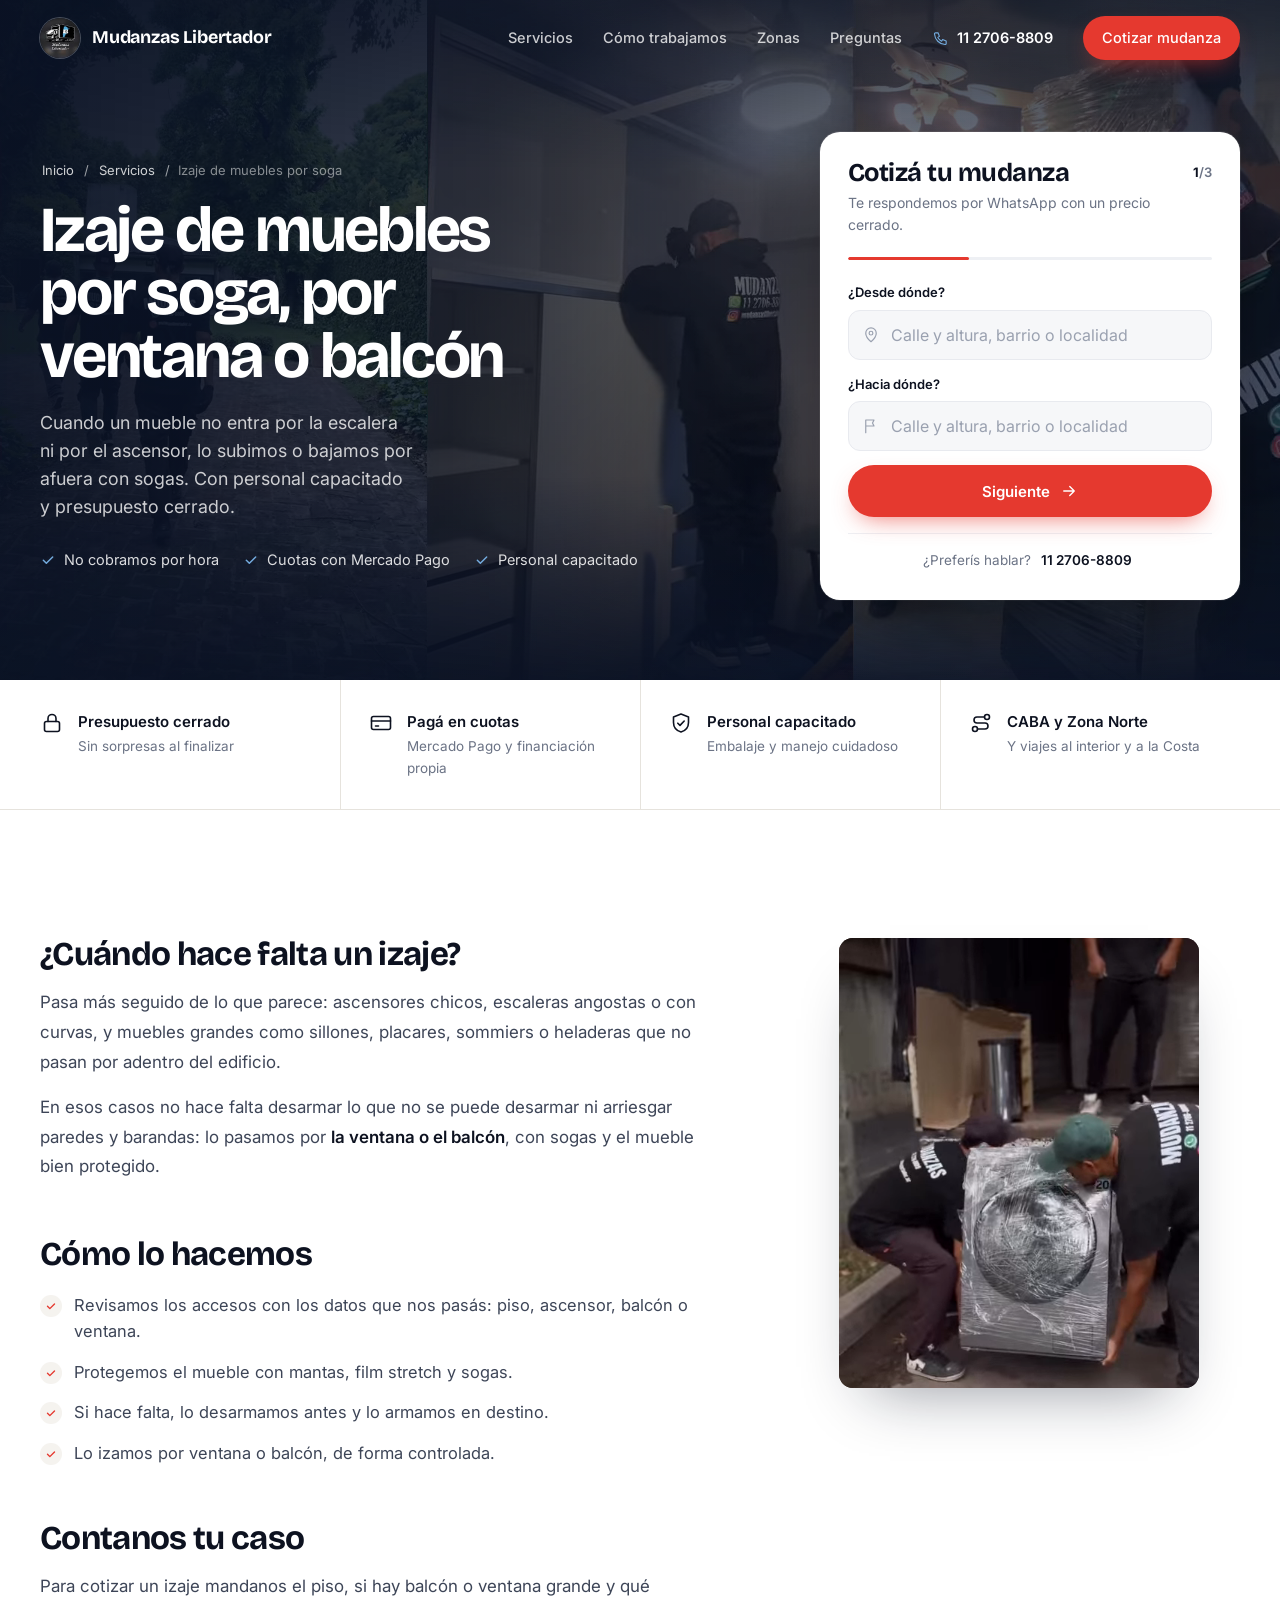
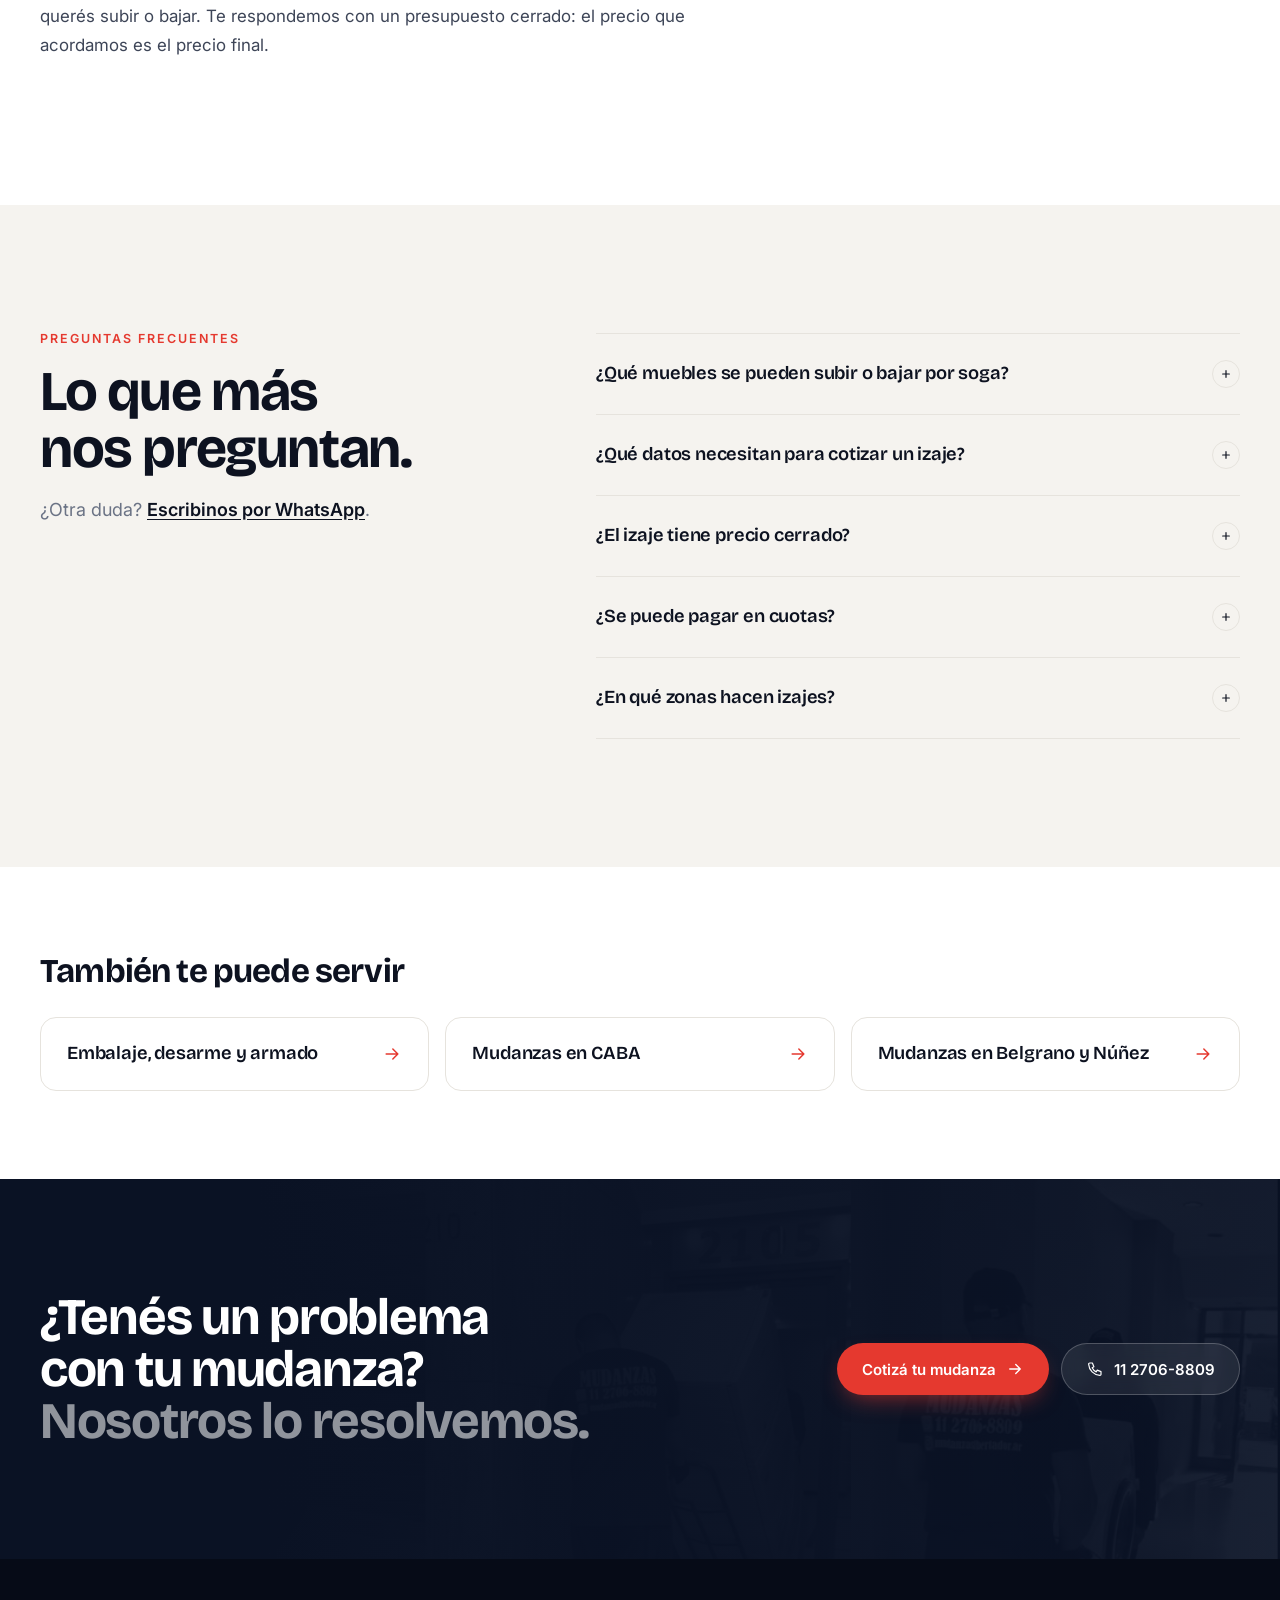
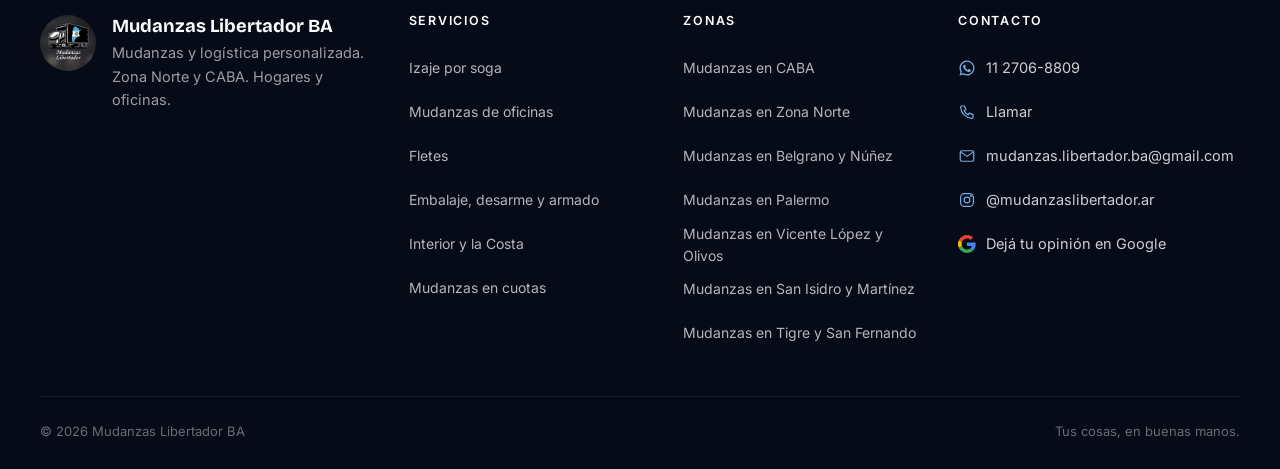
<file: izaje-de-muebles-por-soga.html>
<!doctype html>
<html lang="es-AR">
<head>
  <meta charset="utf-8">
  <meta name="viewport" content="width=device-width, initial-scale=1, viewport-fit=cover">
  <title>Izaje de Muebles por Soga en CABA y Zona Norte | Mudanzas Libertador</title>
  <meta name="description" content="¿El sillón o la heladera no entra por la escalera o el ascensor? Izaje de muebles por soga, por ventana o balcón, en CABA y Zona Norte. Precio cerrado.">
  <meta name="theme-color" content="#0a1224">
  <meta name="robots" content="index, follow, max-image-preview:large">
  <!-- REEMPLAZAR https://www.tu-dominio.com.ar/ por el dominio definitivo (también en sitemap.xml y robots.txt) -->
  <link rel="canonical" href="https://www.tu-dominio.com.ar/izaje-de-muebles-por-soga.html">
  <meta property="og:type" content="website">
  <meta property="og:locale" content="es_AR">
  <meta property="og:site_name" content="Mudanzas Libertador BA">
  <meta property="og:title" content="Izaje de Muebles por Soga en CABA y Zona Norte | Mudanzas Libertador">
  <meta property="og:description" content="¿El sillón o la heladera no entra por la escalera o el ascensor? Izaje de muebles por soga, por ventana o balcón, en CABA y Zona Norte. Precio cerrado.">
  <meta property="og:url" content="https://www.tu-dominio.com.ar/izaje-de-muebles-por-soga.html">
  <meta property="og:image" content="https://www.tu-dominio.com.ar/assets/img/og-image.jpg">
  <meta property="og:image:width" content="1200">
  <meta property="og:image:height" content="630">
  <meta property="og:image:alt" content="Mudanzas Libertador BA: tus cosas, en buenas manos.">
  <meta name="twitter:card" content="summary_large_image">
  <link rel="icon" href="assets/img/icon-32.png" sizes="32x32" type="image/png">
  <link rel="apple-touch-icon" href="assets/img/icon-180.png">
  <link rel="preload" as="image" href="assets/video/hero-desktop-poster.webp" type="image/webp" media="(min-width: 1101px), (min-width: 761px) and (orientation: landscape)" fetchpriority="high">
  <link rel="preload" as="image" href="assets/video/hero-mobile-poster.webp" type="image/webp" media="(max-width: 760px), (max-width: 1100px) and (orientation: portrait)" fetchpriority="high">
  <link rel="preconnect" href="https://fonts.googleapis.com">
  <link rel="preconnect" href="https://fonts.gstatic.com" crossorigin>
  <link href="https://fonts.googleapis.com/css2?family=Bricolage+Grotesque:opsz,wght@12..96,500..800&family=Inter:wght@400;500;600;700&display=swap" rel="stylesheet">
  <link rel="stylesheet" href="assets/css/styles.css">
  <script type="application/ld+json">{"@context": "https://schema.org", "@type": "Service", "name": "Izaje de muebles por soga, por ventana o balcón", "serviceType": "Izaje de muebles por soga", "description": "¿El sillón o la heladera no entra por la escalera o el ascensor? Izaje de muebles por soga, por ventana o balcón, en CABA y Zona Norte. Precio cerrado.", "url": "https://www.tu-dominio.com.ar/izaje-de-muebles-por-soga.html", "provider": {"@type": "MovingCompany", "@id": "https://www.tu-dominio.com.ar/#empresa", "name": "Mudanzas Libertador BA", "telephone": "+54 9 11 2706-8809", "url": "https://www.tu-dominio.com.ar/"}, "areaServed": [{"@type": "City", "name": "Ciudad Autónoma de Buenos Aires"}, {"@type": "AdministrativeArea", "name": "Zona Norte, Gran Buenos Aires"}]}</script>
  <script type="application/ld+json">{"@context": "https://schema.org", "@type": "FAQPage", "mainEntity": [{"@type": "Question", "name": "¿Qué muebles se pueden subir o bajar por soga?", "acceptedAnswer": {"@type": "Answer", "text": "Lo evaluamos en cada caso según el mueble y los accesos. Pasanos el piso, si hay balcón o ventana y qué querés mover, y te confirmamos."}}, {"@type": "Question", "name": "¿Qué datos necesitan para cotizar un izaje?", "acceptedAnswer": {"@type": "Answer", "text": "El piso de origen y de destino, si hay balcón o ventana, si hay ascensor y qué mueble es. Podés cargarlo en el cotizador."}}, {"@type": "Question", "name": "¿El izaje tiene precio cerrado?", "acceptedAnswer": {"@type": "Answer", "text": "Sí. Lo incluimos en el presupuesto cerrado que te pasamos: el precio que acordamos es el precio final."}}, {"@type": "Question", "name": "¿Se puede pagar en cuotas?", "acceptedAnswer": {"@type": "Answer", "text": "Sí, con Mercado Pago o con nuestra financiación propia. Ver cómo funcionan las cuotas."}}, {"@type": "Question", "name": "¿En qué zonas hacen izajes?", "acceptedAnswer": {"@type": "Answer", "text": "En CABA y Zona Norte."}}]}</script>
  <script type="application/ld+json">{"@context": "https://schema.org", "@type": "BreadcrumbList", "itemListElement": [{"@type": "ListItem", "position": 1, "name": "Inicio", "item": "https://www.tu-dominio.com.ar/"}, {"@type": "ListItem", "position": 2, "name": "Servicios", "item": "https://www.tu-dominio.com.ar/#servicios"}, {"@type": "ListItem", "position": 3, "name": "Izaje de muebles por soga", "item": "https://www.tu-dominio.com.ar/izaje-de-muebles-por-soga.html"}]}</script>
  <!-- ================= MEDICIÓN Y ANUNCIOS (desactivado) =================
       1) Google tag (GA4 + Google Ads): descomentar y reemplazar G-XXXXXXXXXX y AW-XXXXXXXXX.
       2) Meta Pixel: descomentar y reemplazar el ID 000000000000000.
       3) Cargar los labels de conversión en assets/js/main.js (objeto ADS).
  <script async src="https://www.googletagmanager.com/gtag/js?id=G-XXXXXXXXXX"></script>
  <script>
    window.dataLayer = window.dataLayer || [];
    function gtag(){dataLayer.push(arguments);}
    gtag('js', new Date());
    gtag('config', 'G-XXXXXXXXXX');
    gtag('config', 'AW-XXXXXXXXX');
  </script>
  <script>
    !function(f,b,e,v,n,t,s){if(f.fbq)return;n=f.fbq=function(){n.callMethod?n.callMethod.apply(n,arguments):n.queue.push(arguments)};if(!f._fbq)f._fbq=n;n.push=n;n.loaded=!0;n.version='2.0';n.queue=[];t=b.createElement(e);t.async=!0;t.src=v;s=b.getElementsByTagName(e)[0];s.parentNode.insertBefore(t,s)}(window,document,'script','https://connect.facebook.net/en_US/fbevents.js');
    fbq('init', '000000000000000');
    fbq('track', 'PageView');
  </script>
  ======================================================================= -->
</head>
<body>
  <a class="skip" href="#contenido">Saltar al contenido</a>

  <header class="hdr" id="hdr">
    <div class="wrap hdr__in">
      <a class="logo" href="index.html" aria-label="Mudanzas Libertador BA, inicio">
        <img src="assets/img/logo.jpg" alt="" width="40" height="40">
        <span>Mudanzas Libertador</span>
      </a>
      <nav class="nav" id="nav" aria-label="Principal">
        <a href="index.html#servicios">Servicios</a>
        <a href="index.html#proceso">Cómo trabajamos</a>
        <a href="index.html#zonas">Zonas</a>
        <a href="#faq">Preguntas</a>
        <a class="nav__tel" href="tel:+5491127068809"><svg class="ic" aria-hidden="true"><use href="#i-phone"/></svg>11 2706-8809</a>
        <a class="btn btn--accent btn--sm" href="#cotizar" data-focus-quote>Cotizar mudanza</a>
      </nav>
      <button class="burger" id="burger" aria-label="Abrir menú" aria-expanded="false" aria-controls="nav"><span></span><span></span></button>
    </div>
  </header>
  
  <main id="contenido">
    <section class="hero hero--page" id="top" aria-labelledby="h1">
      <div class="hero__bg" aria-hidden="true">
        <picture>
          <source media="(max-width: 760px), (max-width: 1100px) and (orientation: portrait)" srcset="assets/video/hero-mobile-poster.webp" type="image/webp">
          <source media="(max-width: 760px), (max-width: 1100px) and (orientation: portrait)" srcset="assets/video/hero-mobile-poster.jpg">
          <source srcset="assets/video/hero-desktop-poster.webp" type="image/webp">
          <img src="assets/video/hero-desktop-poster.jpg" alt="" width="1280" height="720" fetchpriority="high">
        </picture>
        <!-- Video de fondo (reel de Instagram, sin audio). main.js le carga el archivo según el ancho de pantalla
             y no lo carga con "Ahorro de datos" ni con "Reducir movimiento" (queda la imagen de arriba como póster). -->
        <video class="hero__video" autoplay muted loop playsinline preload="metadata" disablepictureinpicture
               data-hero-video data-desktop="assets/video/hero-desktop" data-mobile="assets/video/hero-mobile"></video>
      </div>
      <div class="hero__shade" aria-hidden="true"></div>
      <div class="wrap hero__in">
        <div class="hero__copy">
          <nav class="crumbs" aria-label="Ruta de navegación"><a href="index.html">Inicio</a> <span aria-hidden="true">/</span> <a href="index.html#servicios">Servicios</a> <span aria-hidden="true">/</span> <span aria-current="page">Izaje de muebles por soga</span></nav>
          <h1 id="h1">Izaje de muebles por soga, por ventana o balcón</h1>
          <p class="hero__lead">Cuando un mueble no entra por la escalera ni por el ascensor, lo subimos o bajamos por afuera con sogas. Con personal capacitado y presupuesto cerrado.</p>
          <ul class="ticks">
            <li><svg class="ic" aria-hidden="true"><use href="#i-check"/></svg>No cobramos por hora</li>
            <li><svg class="ic" aria-hidden="true"><use href="#i-check"/></svg>Cuotas con Mercado Pago</li>
            <li><svg class="ic" aria-hidden="true"><use href="#i-check"/></svg>Personal capacitado</li>
          </ul>
          <div class="hero__ctas">
            <a class="btn btn--accent" href="#cotizar" data-focus-quote>Cotizá tu mudanza<svg class="ic" aria-hidden="true"><use href="#i-arrow"/></svg></a>
            <a class="btn btn--glass" href="https://wa.me/5491127068809?text=Hola%20Mudanzas%20Libertador%2C%20quiero%20consultar%20por%20un%20izaje%20de%20muebles%20por%20soga." target="_blank" rel="noopener"><svg class="ic" aria-hidden="true"><use href="#i-wa"/></svg>WhatsApp</a>
          </div>
        </div>

        <div class="quote" id="cotizar">
          <form id="qf" novalidate aria-labelledby="qf-title" data-context="Izaje por soga">
            <div class="quote__head">
              <div>
                <h2 id="qf-title">Cotizá tu mudanza</h2>
                <p>Te respondemos por WhatsApp con un precio cerrado.</p>
              </div>
              <span class="quote__count" aria-live="polite"><b id="qf-step">1</b>/3</span>
            </div>
            <div class="quote__bar" aria-hidden="true"><span id="qf-bar"></span></div>

            <fieldset class="qs is-active" data-step="1">
              <legend class="sr">Paso 1: origen y destino</legend>
              <p class="sr" id="q-addr-help">Escribí al menos 3 letras para ver sugerencias de direcciones. Usá las flechas para elegir y Enter para confirmar.</p>
              <label class="fl"><span>¿Desde dónde?</span>
                <span class="fl__box"><svg class="ic" aria-hidden="true"><use href="#i-pin"/></svg><input name="origen" id="q-origen" type="text" placeholder="Calle y altura, barrio o localidad" required autocomplete="off" autocapitalize="words" spellcheck="false" enterkeyhint="next" data-addr role="combobox" aria-autocomplete="list" aria-expanded="false" aria-controls="q-origen-list" aria-describedby="q-addr-help"></span>
              </label>
              <label class="fl"><span>¿Hacia dónde?</span>
                <span class="fl__box"><svg class="ic" aria-hidden="true"><use href="#i-flag"/></svg><input name="destino" id="q-destino" type="text" placeholder="Calle y altura, barrio o localidad" required autocomplete="off" autocapitalize="words" spellcheck="false" enterkeyhint="next" data-addr role="combobox" aria-autocomplete="list" aria-expanded="false" aria-controls="q-destino-list" aria-describedby="q-addr-help"></span>
              </label>
              <button class="btn btn--accent btn--block" type="button" data-next>Siguiente<svg class="ic" aria-hidden="true"><use href="#i-arrow"/></svg></button>
            </fieldset>

            <fieldset class="qs" data-step="2">
              <legend class="sr">Paso 2: fecha y qué se muda</legend>
              <label class="fl"><span>Fecha</span>
                <span class="fl__box fl__box--plain"><input name="fecha" id="q-fecha" type="date"></span>
              </label>
              <label class="mini"><input type="checkbox" id="q-sinfecha"> Todavía no tengo fecha</label>
              <p class="fl__lbl" id="q-que-lbl">¿Qué se muda?</p>
              <div class="chips" role="group" aria-labelledby="q-que-lbl">
                <label class="chip"><input type="radio" name="tipo" value="Departamento"><span>Departamento</span></label>
                <label class="chip"><input type="radio" name="tipo" value="Casa"><span>Casa</span></label>
                <label class="chip"><input type="radio" name="tipo" value="Oficina"><span>Oficina</span></label>
                <label class="chip"><input type="radio" name="tipo" value="Algunos muebles / flete"><span>Algunos muebles</span></label>
              </div>
              <label class="fl"><span class="sr">Detalle de lo que se muda</span>
                <textarea name="detalle" id="q-detalle" rows="2" placeholder="Detalle opcional: ambientes, heladera, sillón, cajas…"></textarea>
              </label>
              <div class="qs__nav">
                <button class="btn btn--ghost" type="button" data-prev>Atrás</button>
                <button class="btn btn--accent" type="button" data-next>Siguiente<svg class="ic" aria-hidden="true"><use href="#i-arrow"/></svg></button>
              </div>
            </fieldset>

            <fieldset class="qs" data-step="3">
              <legend class="sr">Paso 3: accesos y nombre</legend>
              <p class="fl__lbl" id="q-acc-lbl">Accesos</p>
              <div class="chips" role="group" aria-labelledby="q-acc-lbl">
                <label class="chip"><input type="checkbox" name="accesos" value="Escaleras"><span>Escaleras</span></label>
                <label class="chip"><input type="checkbox" name="accesos" value="Ascensor"><span>Ascensor</span></label>
                <label class="chip"><input type="checkbox" name="accesos" value="Balcón"><span>Balcón</span></label>
              </div>
              <label class="fl"><span class="sr">Detalle de accesos</span>
                <span class="fl__box"><svg class="ic" aria-hidden="true"><use href="#i-building"/></svg><input name="acc_det" id="q-accdet" type="text" placeholder="Piso, tamaño del ascensor… (opcional)"></span>
              </label>
              <label class="fl"><span>Tu nombre</span>
                <span class="fl__box"><svg class="ic" aria-hidden="true"><use href="#i-user"/></svg><input name="nombre" id="q-nombre" type="text" placeholder="¿Cómo te llamás?" required autocomplete="given-name"></span>
              </label>
              <div class="qs__nav">
                <button class="btn btn--ghost" type="button" data-prev>Atrás</button>
                <button class="btn btn--wa" type="submit"><svg class="ic" aria-hidden="true"><use href="#i-wa"/></svg>Enviar por WhatsApp</button>
              </div>
            </fieldset>
            <p class="quote__err" id="qf-err" role="alert" hidden></p>
            <p class="quote__alt">¿Preferís hablar? <a href="tel:+5491127068809">11 2706-8809</a></p>
          </form>
        </div>
      </div>
    </section>

    <section class="trust" aria-label="Por qué elegirnos">
      <div class="wrap trust__in">
        <div class="trust__item reveal"><svg class="ic" aria-hidden="true"><use href="#i-lock"/></svg><div><b>Presupuesto cerrado</b><span>Sin sorpresas al finalizar</span></div></div>
        <div class="trust__item reveal"><svg class="ic" aria-hidden="true"><use href="#i-card"/></svg><div><b>Pagá en cuotas</b><span>Mercado Pago y financiación propia</span></div></div>
        <div class="trust__item reveal"><svg class="ic" aria-hidden="true"><use href="#i-shield"/></svg><div><b>Personal capacitado</b><span>Embalaje y manejo cuidadoso</span></div></div>
        <div class="trust__item reveal"><svg class="ic" aria-hidden="true"><use href="#i-route"/></svg><div><b>CABA y Zona Norte</b><span>Y viajes al interior y a la Costa</span></div></div>
      </div>
    </section>

    <section class="sec">
      <div class="wrap lp">
        <article class="prose reveal">
<h2>¿Cuándo hace falta un izaje?</h2>
<p>Pasa más seguido de lo que parece: ascensores chicos, escaleras angostas o con curvas, y muebles grandes como sillones, placares, sommiers o heladeras que no pasan por adentro del edificio.</p>
<p>En esos casos no hace falta desarmar lo que no se puede desarmar ni arriesgar paredes y barandas: lo pasamos por <strong>la ventana o el balcón</strong>, con sogas y el mueble bien protegido.</p>
<h2>Cómo lo hacemos</h2>
<ul class="checks">
<li>Revisamos los accesos con los datos que nos pasás: piso, ascensor, balcón o ventana.</li>
<li>Protegemos el mueble con mantas, film stretch y sogas.</li>
<li>Si hace falta, lo desarmamos antes y lo armamos en destino.</li>
<li>Lo izamos por ventana o balcón, de forma controlada.</li>
</ul>
<h2>Contanos tu caso</h2>
<p>Para cotizar un izaje mandanos el piso, si hay balcón o ventana grande y qué querés subir o bajar. Te respondemos con un presupuesto cerrado: el precio que acordamos es el precio final.</p>
        </article>
        <figure class="lp__photo reveal">
          <div class="vclip" data-vclip="assets/video/clip-carga"><picture><source srcset="assets/video/clip-carga.webp" type="image/webp"><img src="assets/video/clip-carga.jpg" alt="Equipo cargando un electrodoméstico embalado en el camión" width="480" height="600" loading="lazy" decoding="async"></picture><video muted loop playsinline preload="none" aria-hidden="true" tabindex="-1" disablepictureinpicture></video></div>
        </figure>
      </div>
    </section>

    <section class="sec sec--paper" id="faq" aria-labelledby="f-title">
      <div class="wrap faq">
        <div class="faq__head reveal">
          <p class="kicker">Preguntas frecuentes</p>
          <h2 id="f-title">Lo que más nos preguntan.</h2>
          <p class="lead">¿Otra duda? <a href="https://wa.me/5491127068809?text=Hola%20Mudanzas%20Libertador%2C%20quiero%20consultar%20por%20un%20izaje%20de%20muebles%20por%20soga." target="_blank" rel="noopener">Escribinos por WhatsApp</a>.</p>
        </div>
        <div class="faq__list reveal">
          <details><summary>¿Qué muebles se pueden subir o bajar por soga?</summary><p>Lo evaluamos en cada caso según el mueble y los accesos. Pasanos el piso, si hay balcón o ventana y qué querés mover, y te confirmamos.</p></details>
          <details><summary>¿Qué datos necesitan para cotizar un izaje?</summary><p>El piso de origen y de destino, si hay balcón o ventana, si hay ascensor y qué mueble es. Podés cargarlo en el <a href="#cotizar" data-focus-quote>cotizador</a>.</p></details>
          <details><summary>¿El izaje tiene precio cerrado?</summary><p>Sí. Lo incluimos en el presupuesto cerrado que te pasamos: el precio que acordamos es el precio final.</p></details>
          <details><summary>¿Se puede pagar en cuotas?</summary><p>Sí, con Mercado Pago o con nuestra financiación propia. <a href="mudanzas-en-cuotas.html">Ver cómo funcionan las cuotas</a>.</p></details>
          <details><summary>¿En qué zonas hacen izajes?</summary><p>En CABA y Zona Norte.</p></details>
        </div>
      </div>
    </section>

    <section class="sec sec--tight" aria-labelledby="r-title">
      <div class="wrap">
        <h2 class="rel__title" id="r-title">También te puede servir</h2>
        <div class="rels">
          <a class="rel reveal" href="embalaje-y-armado-de-muebles.html"><span>Embalaje, desarme y armado</span><svg class="ic" aria-hidden="true"><use href="#i-arrow"/></svg></a>
          <a class="rel reveal" href="mudanzas-caba.html"><span>Mudanzas en CABA</span><svg class="ic" aria-hidden="true"><use href="#i-arrow"/></svg></a>
          <a class="rel reveal" href="mudanzas-belgrano-nunez.html"><span>Mudanzas en Belgrano y Núñez</span><svg class="ic" aria-hidden="true"><use href="#i-arrow"/></svg></a>
        </div>
      </div>
    </section>

    <section class="cta" aria-labelledby="c-title">
      <div class="wrap cta__in reveal">
        <h2 id="c-title">¿Tenés un problema con tu mudanza? <span>Nosotros lo resolvemos.</span></h2>
        <div class="cta__btns">
          <a class="btn btn--accent" href="#cotizar" data-focus-quote>Cotizá tu mudanza<svg class="ic" aria-hidden="true"><use href="#i-arrow"/></svg></a>
          <a class="btn btn--glass" href="tel:+5491127068809"><svg class="ic" aria-hidden="true"><use href="#i-phone"/></svg>11 2706-8809</a>
        </div>
      </div>
    </section>
  </main>

  <footer class="ftr">
    <div class="wrap ftr__grid">
      <div class="ftr__brand">
        <img src="assets/img/logo.jpg" alt="Logo de Mudanzas Libertador BA" width="56" height="56" loading="lazy" decoding="async">
        <div><b>Mudanzas Libertador BA</b><span>Mudanzas y logística personalizada.<br>Zona Norte y CABA. Hogares y oficinas.</span></div>
      </div>
      <nav aria-label="Servicios">
        <p class="ftr__h">Servicios</p>
        <ul class="ftr__col">
          <li><a href="izaje-de-muebles-por-soga.html">Izaje por soga</a></li>
          <li><a href="mudanzas-de-oficinas.html">Mudanzas de oficinas</a></li>
          <li><a href="fletes.html">Fletes</a></li>
          <li><a href="embalaje-y-armado-de-muebles.html">Embalaje, desarme y armado</a></li>
          <li><a href="mudanzas-al-interior-y-a-la-costa.html">Interior y la Costa</a></li>
          <li><a href="mudanzas-en-cuotas.html">Mudanzas en cuotas</a></li>
        </ul>
      </nav>
      <nav aria-label="Zonas">
        <p class="ftr__h">Zonas</p>
        <ul class="ftr__col">
          <li><a href="mudanzas-caba.html">Mudanzas en CABA</a></li>
          <li><a href="mudanzas-zona-norte.html">Mudanzas en Zona Norte</a></li>
          <li><a href="mudanzas-belgrano-nunez.html">Mudanzas en Belgrano y Núñez</a></li>
          <li><a href="mudanzas-palermo.html">Mudanzas en Palermo</a></li>
          <li><a href="mudanzas-vicente-lopez-olivos.html">Mudanzas en Vicente López y Olivos</a></li>
          <li><a href="mudanzas-san-isidro-martinez.html">Mudanzas en San Isidro y Martínez</a></li>
          <li><a href="mudanzas-tigre-san-fernando.html">Mudanzas en Tigre y San Fernando</a></li>
        </ul>
      </nav>
      <div>
        <p class="ftr__h">Contacto</p>
        <ul class="ftr__links">
          <li><a href="https://wa.me/5491127068809" target="_blank" rel="noopener"><svg class="ic" aria-hidden="true"><use href="#i-wa"/></svg>11 2706-8809</a></li>
          <li><a href="tel:+5491127068809"><svg class="ic" aria-hidden="true"><use href="#i-phone"/></svg>Llamar</a></li>
          <li><a href="mailto:mudanzas.libertador.ba@gmail.com"><svg class="ic" aria-hidden="true"><use href="#i-mail"/></svg>mudanzas.libertador.ba@gmail.com</a></li>
          <li><a href="https://www.instagram.com/mudanzaslibertador.ar/" target="_blank" rel="noopener"><svg class="ic" aria-hidden="true"><use href="#i-ig"/></svg>@mudanzaslibertador.ar</a></li>
        <li><a href="https://share.google/Xvqq46blmaVdApBMl" target="_blank" rel="noopener" data-review><svg class="ic" aria-hidden="true"><use href="#i-google"/></svg>Dejá tu opinión en Google</a></li>
        </ul>
      </div>
    </div>
    <div class="wrap ftr__base"><span>© <span id="yr">2026</span> Mudanzas Libertador BA</span><span>Tus cosas, en buenas manos.</span></div>
  </footer>

  <a class="wa is-hidden" href="https://wa.me/5491127068809?text=Hola%20Mudanzas%20Libertador%2C%20quiero%20consultar%20por%20un%20izaje%20de%20muebles%20por%20soga." target="_blank" rel="noopener" aria-label="Escribinos por WhatsApp"><svg aria-hidden="true"><use href="#i-wa"/></svg></a>

  <svg width="0" height="0" style="position:absolute" aria-hidden="true">
    <symbol id="i-google" viewBox="0 0 48 48"><path fill="#EA4335" d="M24 9.5c3.54 0 6.71 1.22 9.21 3.6l6.85-6.85C35.9 2.38 30.47 0 24 0 14.62 0 6.51 5.38 2.56 13.22l7.98 6.19C12.43 13.72 17.74 9.5 24 9.5z"/><path fill="#4285F4" d="M46.98 24.55c0-1.57-.15-3.09-.38-4.55H24v9.02h12.94c-.58 2.96-2.26 5.48-4.78 7.18l7.73 6c4.51-4.18 7.09-10.36 7.09-17.65z"/><path fill="#FBBC05" d="M10.53 28.59c-.48-1.45-.76-2.99-.76-4.59s.27-3.14.76-4.59l-7.98-6.19C.92 16.46 0 20.12 0 24c0 3.88.92 7.54 2.56 10.78l7.97-6.19z"/><path fill="#34A853" d="M24 48c6.48 0 11.93-2.13 15.89-5.81l-7.73-6c-2.15 1.45-4.92 2.3-8.16 2.3-6.26 0-11.57-4.22-13.47-9.91l-7.98 6.19C6.51 42.62 14.62 48 24 48z"/></symbol>
    <symbol id="i-star" viewBox="0 0 24 24" fill="none" stroke="currentColor" stroke-width="1.6" stroke-linejoin="round"><path d="M12 3.5l2.6 5.3 5.8.8-4.2 4.1 1 5.8L12 16.8l-5.2 2.7 1-5.8-4.2-4.1 5.8-.8z"/></symbol>
    <symbol id="i-check" viewBox="0 0 24 24" fill="none" stroke="currentColor" stroke-width="2.2" stroke-linecap="round" stroke-linejoin="round"><path d="M5 12.5l4.5 4.5L19 7.5"/></symbol>
    <symbol id="i-arrow" viewBox="0 0 24 24" fill="none" stroke="currentColor" stroke-width="1.8" stroke-linecap="round" stroke-linejoin="round"><path d="M5 12h14M13 6l6 6-6 6"/></symbol>
    <symbol id="i-phone" viewBox="0 0 24 24" fill="none" stroke="currentColor" stroke-width="1.6" stroke-linecap="round" stroke-linejoin="round"><path d="M5 4h3.5l2 5-2.3 1.4a11 11 0 0 0 5.4 5.4L15 13.5l5 2V19a1.5 1.5 0 0 1-1.6 1.5A16 16 0 0 1 3.5 5.6 1.5 1.5 0 0 1 5 4z"/></symbol>
    <symbol id="i-pin" viewBox="0 0 24 24" fill="none" stroke="currentColor" stroke-width="1.6" stroke-linecap="round" stroke-linejoin="round"><path d="M12 21s-7-6.1-7-11.5a7 7 0 0 1 14 0C19 14.9 12 21 12 21z"/><circle cx="12" cy="9.5" r="2.5"/></symbol>
    <symbol id="i-flag" viewBox="0 0 24 24" fill="none" stroke="currentColor" stroke-width="1.6" stroke-linecap="round" stroke-linejoin="round"><path d="M5 21V4M5 4h11l-2 4 2 4H5"/></symbol>
    <symbol id="i-cal" viewBox="0 0 24 24" fill="none" stroke="currentColor" stroke-width="1.6" stroke-linecap="round" stroke-linejoin="round"><rect x="3.5" y="5" width="17" height="15.5" rx="2"/><path d="M3.5 10h17M8 3v4M16 3v4"/></symbol>
    <symbol id="i-user" viewBox="0 0 24 24" fill="none" stroke="currentColor" stroke-width="1.6" stroke-linecap="round" stroke-linejoin="round"><circle cx="12" cy="8" r="4"/><path d="M4 20.5c1.5-4 4.5-5.5 8-5.5s6.5 1.5 8 5.5"/></symbol>
    <symbol id="i-lock" viewBox="0 0 24 24" fill="none" stroke="currentColor" stroke-width="1.6" stroke-linecap="round" stroke-linejoin="round"><rect x="4.5" y="10.5" width="15" height="10" rx="2"/><path d="M8 10.5V7.5a4 4 0 0 1 8 0v3"/></symbol>
    <symbol id="i-card" viewBox="0 0 24 24" fill="none" stroke="currentColor" stroke-width="1.6" stroke-linecap="round" stroke-linejoin="round"><rect x="2.5" y="5.5" width="19" height="13" rx="2"/><path d="M2.5 10h19M6.5 15h3"/></symbol>
    <symbol id="i-shield" viewBox="0 0 24 24" fill="none" stroke="currentColor" stroke-width="1.6" stroke-linecap="round" stroke-linejoin="round"><path d="M12 3l7.5 3v5.5c0 4.6-3.2 8.2-7.5 9.5-4.3-1.3-7.5-4.9-7.5-9.5V6z"/><path d="M8.8 12.2l2.2 2.2 4.2-4.4"/></symbol>
    <symbol id="i-route" viewBox="0 0 24 24" fill="none" stroke="currentColor" stroke-width="1.6" stroke-linecap="round" stroke-linejoin="round"><circle cx="6" cy="18" r="2.5"/><circle cx="18" cy="6" r="2.5"/><path d="M8.5 18H16a3 3 0 0 0 0-6H8a3 3 0 0 1 0-6h7.5"/></symbol>
    <symbol id="i-home" viewBox="0 0 24 24" fill="none" stroke="currentColor" stroke-width="1.6" stroke-linecap="round" stroke-linejoin="round"><path d="M3.5 10.5L12 4l8.5 6.5V20H15v-5.5H9V20H3.5z"/></symbol>
    <symbol id="i-building" viewBox="0 0 24 24" fill="none" stroke="currentColor" stroke-width="1.6" stroke-linecap="round" stroke-linejoin="round"><path d="M4.5 20.5V4.5h10v16M14.5 9.5h5v11M2.5 20.5h19M8 8h3M8 12h3M8 16h3"/></symbol>
    <symbol id="i-truck" viewBox="0 0 24 24" fill="none" stroke="currentColor" stroke-width="1.6" stroke-linecap="round" stroke-linejoin="round"><path d="M2.5 6.5h11.5v10H2.5zM14 9.5h4l3.5 3.5v3.5H14"/><circle cx="6.5" cy="17.5" r="1.8"/><circle cx="17.5" cy="17.5" r="1.8"/></symbol>
    <symbol id="i-box" viewBox="0 0 24 24" fill="none" stroke="currentColor" stroke-width="1.6" stroke-linecap="round" stroke-linejoin="round"><path d="M3.5 7.5L12 3.5l8.5 4v9L12 20.5l-8.5-4zM3.5 7.5L12 11.5l8.5-4M12 11.5v9"/></symbol>
    <symbol id="i-wrench" viewBox="0 0 24 24" fill="none" stroke="currentColor" stroke-width="1.6" stroke-linecap="round" stroke-linejoin="round"><path d="M14.5 6.5a4 4 0 0 0 5 5l-9 9a2.1 2.1 0 0 1-3-3l9-9a4 4 0 0 1-2-2z"/></symbol>
    <symbol id="i-hoist" viewBox="0 0 24 24" fill="none" stroke="currentColor" stroke-width="1.6" stroke-linecap="round" stroke-linejoin="round"><path d="M3.5 3.5h17M12 3.5v6M8 9.5h8v8H8zM12 17.5v3"/></symbol>
    <symbol id="i-ig" viewBox="0 0 24 24" fill="none" stroke="currentColor" stroke-width="1.6" stroke-linecap="round" stroke-linejoin="round"><rect x="3.5" y="3.5" width="17" height="17" rx="5"/><circle cx="12" cy="12" r="3.8"/><circle cx="17.2" cy="6.8" r=".6" fill="currentColor"/></symbol>
    <symbol id="i-mail" viewBox="0 0 24 24" fill="none" stroke="currentColor" stroke-width="1.6" stroke-linecap="round" stroke-linejoin="round"><rect x="3" y="5" width="18" height="14" rx="2"/><path d="M3.5 6.5l8.5 6 8.5-6"/></symbol>
    <symbol id="i-wa" viewBox="0 0 24 24"><path fill="currentColor" d="M12 2a10 10 0 0 0-8.6 15.1L2 22l5-1.3A10 10 0 1 0 12 2zm0 18.2a8.2 8.2 0 0 1-4.2-1.2l-.3-.2-3 .8.8-2.9-.2-.3A8.2 8.2 0 1 1 12 20.2zm4.5-6.1c-.2-.1-1.5-.7-1.7-.8-.2-.1-.4-.1-.6.1l-.8 1c-.1.2-.3.2-.5.1a6.7 6.7 0 0 1-3.3-2.9c-.3-.4.2-.4.7-1.4.1-.2 0-.3 0-.4l-.8-1.8c-.2-.5-.4-.4-.6-.4h-.5c-.2 0-.4.1-.7.3-.2.3-.9.9-.9 2.2s.9 2.5 1 2.7c.1.2 1.8 2.8 4.4 3.9 1.6.7 2.3.8 3.1.6.5-.1 1.5-.6 1.7-1.2.2-.6.2-1.1.2-1.2-.1-.1-.3-.2-.5-.3z"/></symbol>
  </svg>
  <script src="assets/js/main.js" defer></script>
</body>
</html>
</file>
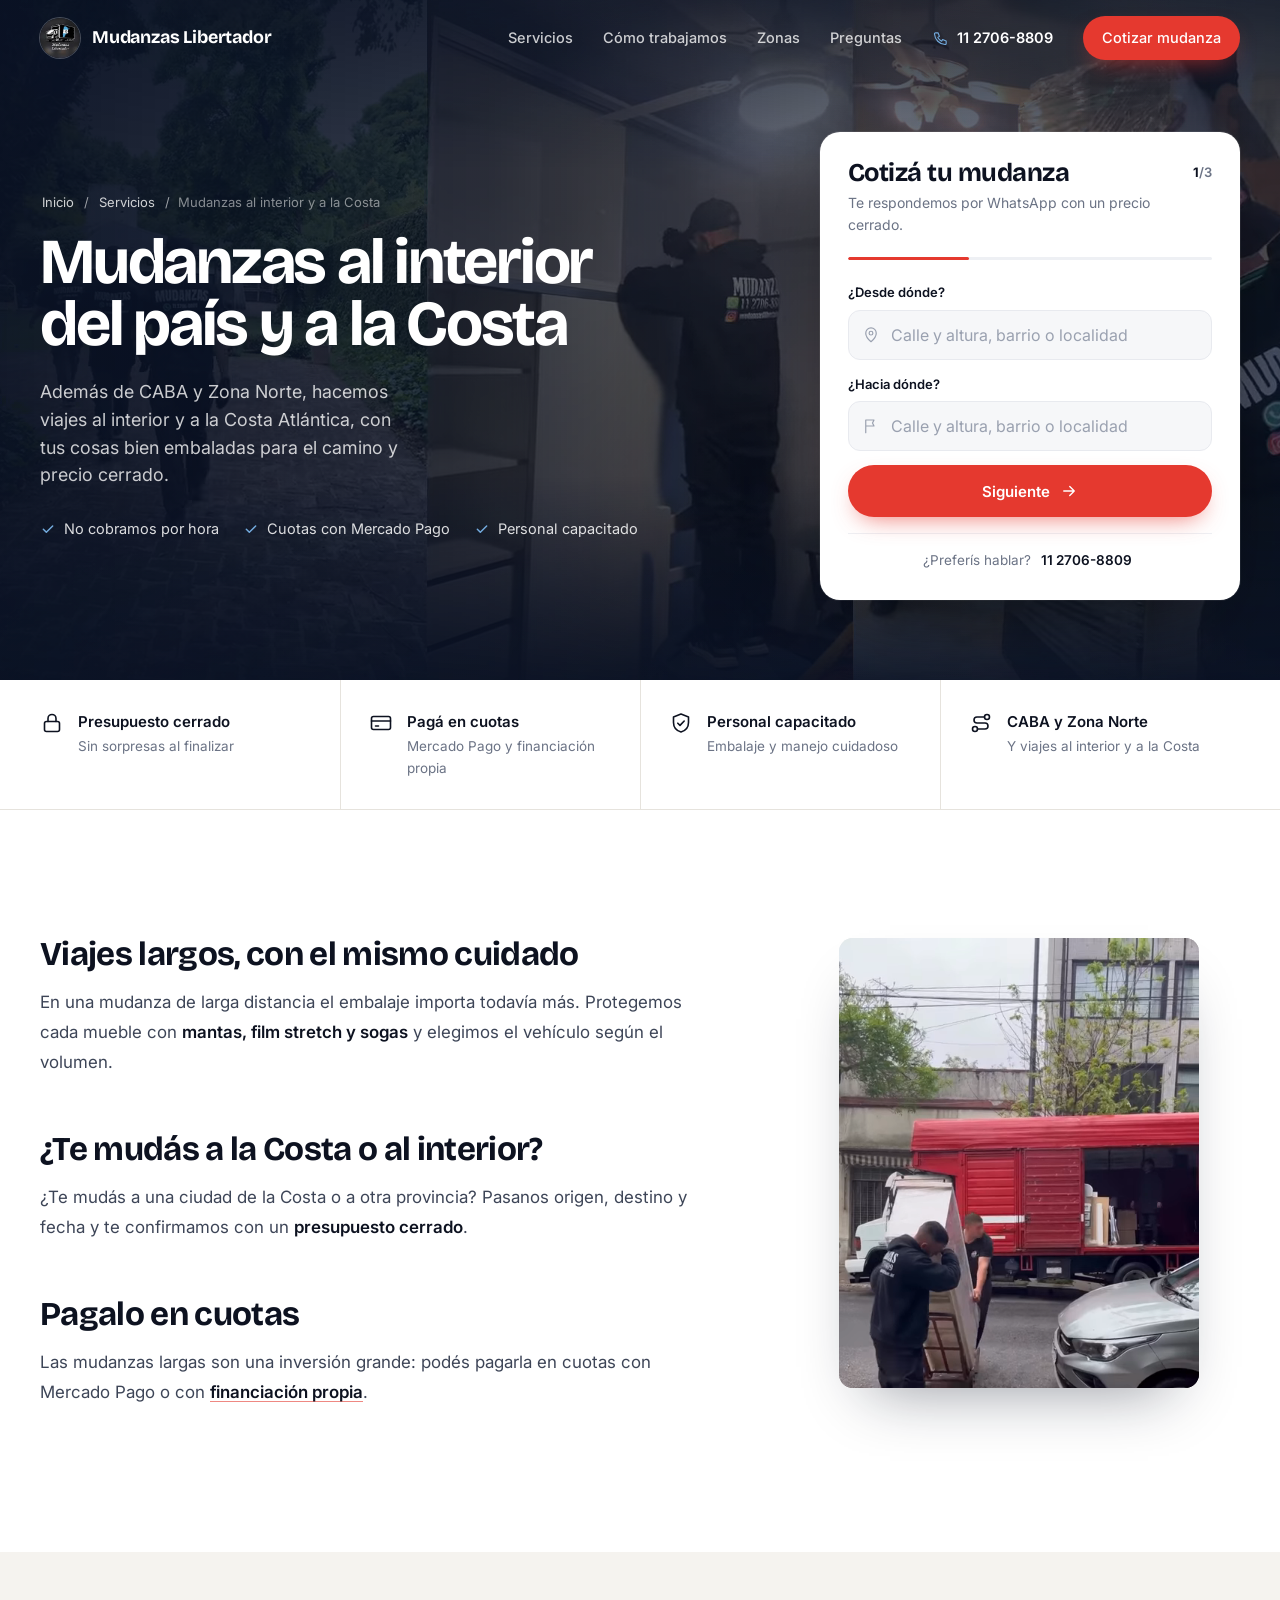
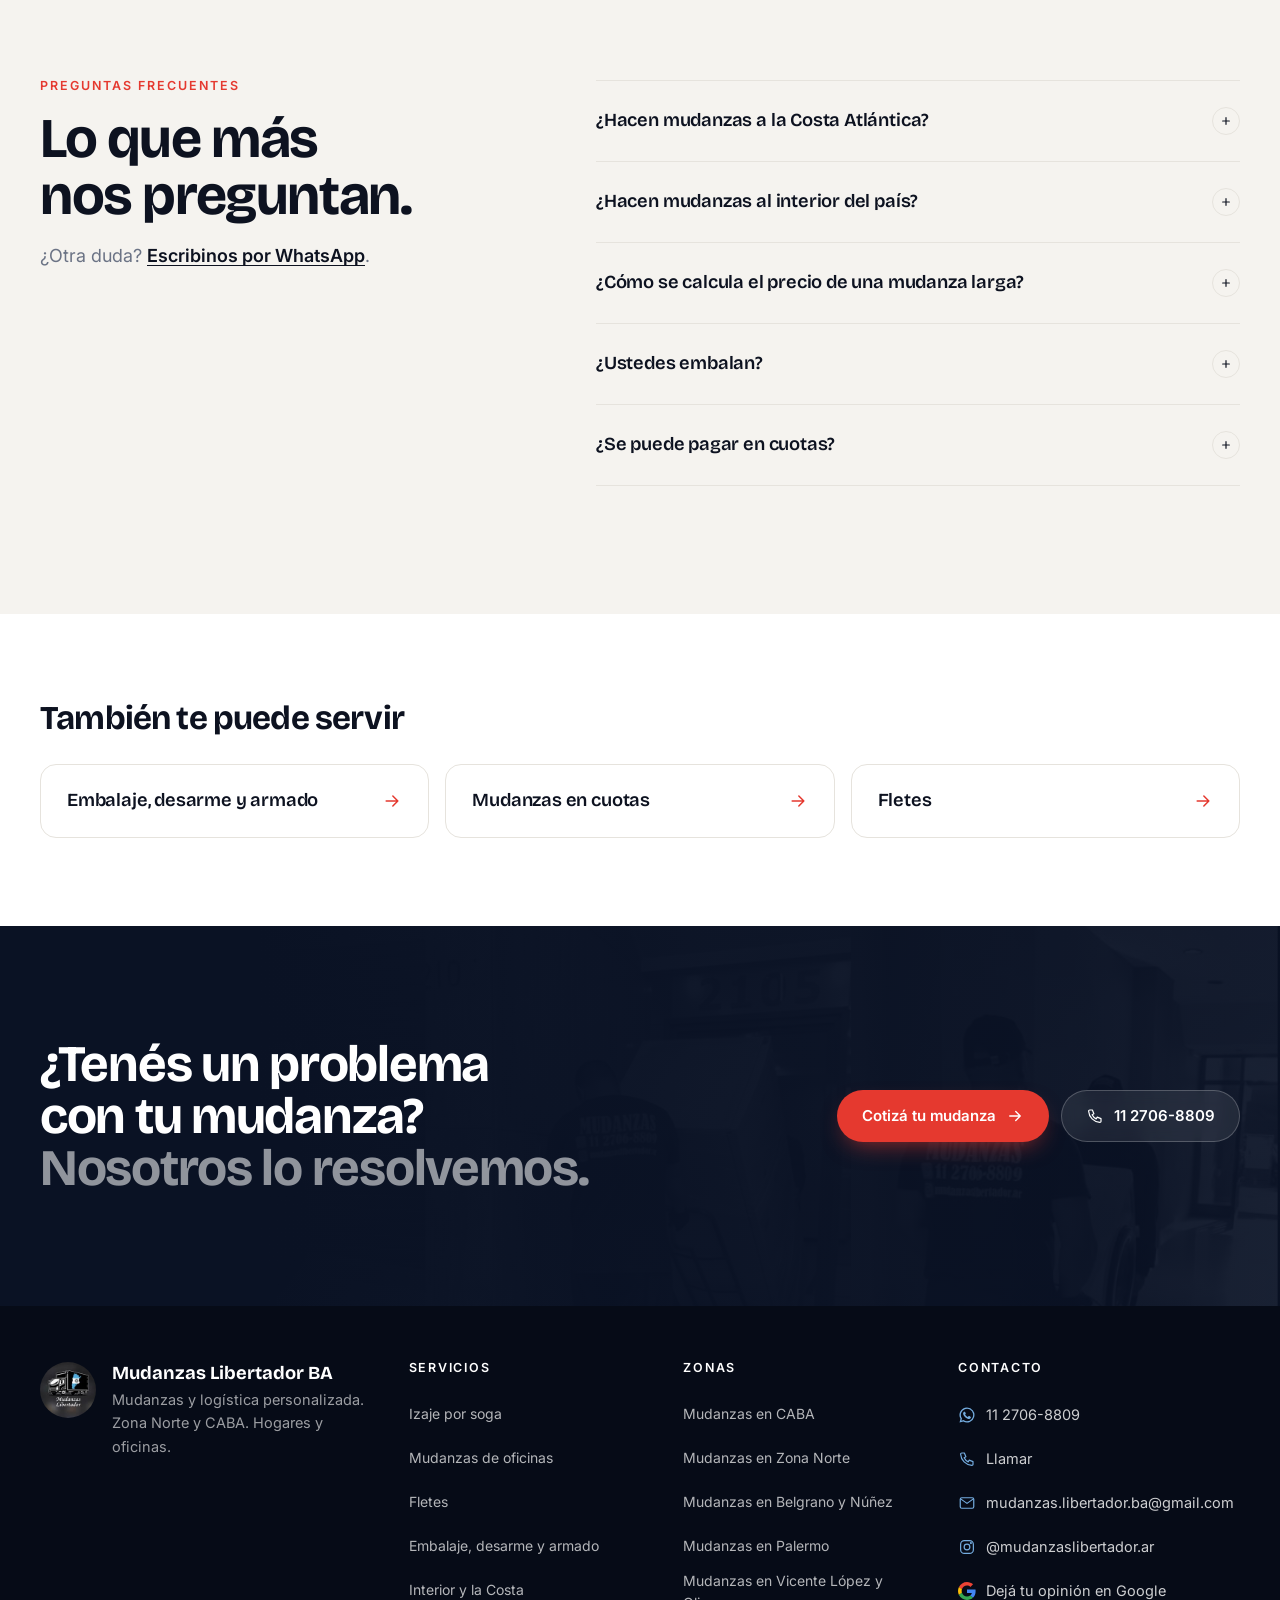
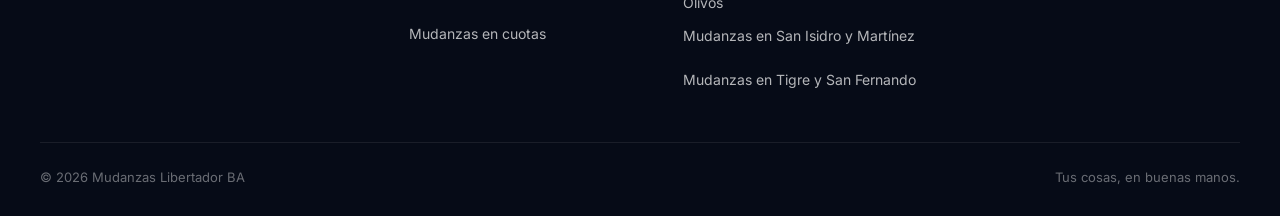
<file: mudanzas-al-interior-y-a-la-costa.html>
<!doctype html>
<html lang="es-AR">
<head>
  <meta charset="utf-8">
  <meta name="viewport" content="width=device-width, initial-scale=1, viewport-fit=cover">
  <title>Mudanzas al Interior y a la Costa Atlántica | Mudanzas Libertador</title>
  <meta name="description" content="Mudanzas desde CABA y Zona Norte al interior del país y a la Costa Atlántica, con embalaje completo, precio cerrado y cuotas. Consultá tu destino.">
  <meta name="theme-color" content="#0a1224">
  <meta name="robots" content="index, follow, max-image-preview:large">
  <!-- REEMPLAZAR https://www.tu-dominio.com.ar/ por el dominio definitivo (también en sitemap.xml y robots.txt) -->
  <link rel="canonical" href="https://www.tu-dominio.com.ar/mudanzas-al-interior-y-a-la-costa.html">
  <meta property="og:type" content="website">
  <meta property="og:locale" content="es_AR">
  <meta property="og:site_name" content="Mudanzas Libertador BA">
  <meta property="og:title" content="Mudanzas al Interior y a la Costa Atlántica | Mudanzas Libertador">
  <meta property="og:description" content="Mudanzas desde CABA y Zona Norte al interior del país y a la Costa Atlántica, con embalaje completo, precio cerrado y cuotas. Consultá tu destino.">
  <meta property="og:url" content="https://www.tu-dominio.com.ar/mudanzas-al-interior-y-a-la-costa.html">
  <meta property="og:image" content="https://www.tu-dominio.com.ar/assets/img/og-image.jpg">
  <meta property="og:image:width" content="1200">
  <meta property="og:image:height" content="630">
  <meta property="og:image:alt" content="Mudanzas Libertador BA: tus cosas, en buenas manos.">
  <meta name="twitter:card" content="summary_large_image">
  <link rel="icon" href="assets/img/icon-32.png" sizes="32x32" type="image/png">
  <link rel="apple-touch-icon" href="assets/img/icon-180.png">
  <link rel="preload" as="image" href="assets/video/hero-desktop-poster.webp" type="image/webp" media="(min-width: 1101px), (min-width: 761px) and (orientation: landscape)" fetchpriority="high">
  <link rel="preload" as="image" href="assets/video/hero-mobile-poster.webp" type="image/webp" media="(max-width: 760px), (max-width: 1100px) and (orientation: portrait)" fetchpriority="high">
  <link rel="preconnect" href="https://fonts.googleapis.com">
  <link rel="preconnect" href="https://fonts.gstatic.com" crossorigin>
  <link href="https://fonts.googleapis.com/css2?family=Bricolage+Grotesque:opsz,wght@12..96,500..800&family=Inter:wght@400;500;600;700&display=swap" rel="stylesheet">
  <link rel="stylesheet" href="assets/css/styles.css">
  <script type="application/ld+json">{"@context": "https://schema.org", "@type": "Service", "name": "Mudanzas al interior del país y a la Costa", "serviceType": "Mudanzas al interior y a la Costa", "description": "Mudanzas desde CABA y Zona Norte al interior del país y a la Costa Atlántica, con embalaje completo, precio cerrado y cuotas. Consultá tu destino.", "url": "https://www.tu-dominio.com.ar/mudanzas-al-interior-y-a-la-costa.html", "provider": {"@type": "MovingCompany", "@id": "https://www.tu-dominio.com.ar/#empresa", "name": "Mudanzas Libertador BA", "telephone": "+54 9 11 2706-8809", "url": "https://www.tu-dominio.com.ar/"}, "areaServed": [{"@type": "Country", "name": "Argentina"}, {"@type": "AdministrativeArea", "name": "Costa Atlántica, Buenos Aires"}]}</script>
  <script type="application/ld+json">{"@context": "https://schema.org", "@type": "FAQPage", "mainEntity": [{"@type": "Question", "name": "¿Hacen mudanzas a la Costa Atlántica?", "acceptedAnswer": {"@type": "Answer", "text": "Sí, hacemos viajes a la Costa. Pasanos origen, destino y fecha y te confirmamos con un presupuesto cerrado."}}, {"@type": "Question", "name": "¿Hacen mudanzas al interior del país?", "acceptedAnswer": {"@type": "Answer", "text": "Sí. Contanos el destino y lo cotizamos."}}, {"@type": "Question", "name": "¿Cómo se calcula el precio de una mudanza larga?", "acceptedAnswer": {"@type": "Answer", "text": "Con el origen y el destino, qué se muda y los accesos. Te pasamos un precio cerrado: el precio que acordamos es el precio final."}}, {"@type": "Question", "name": "¿Ustedes embalan?", "acceptedAnswer": {"@type": "Answer", "text": "Sí. Hacemos embalaje completo con mantas, film stretch y sogas para muebles y objetos frágiles. Si preferís embalar vos, tenemos kit de embalaje."}}, {"@type": "Question", "name": "¿Se puede pagar en cuotas?", "acceptedAnswer": {"@type": "Answer", "text": "Sí, con Mercado Pago o con nuestra financiación propia. Ver cómo funcionan las cuotas."}}]}</script>
  <script type="application/ld+json">{"@context": "https://schema.org", "@type": "BreadcrumbList", "itemListElement": [{"@type": "ListItem", "position": 1, "name": "Inicio", "item": "https://www.tu-dominio.com.ar/"}, {"@type": "ListItem", "position": 2, "name": "Servicios", "item": "https://www.tu-dominio.com.ar/#servicios"}, {"@type": "ListItem", "position": 3, "name": "Mudanzas al interior y a la Costa", "item": "https://www.tu-dominio.com.ar/mudanzas-al-interior-y-a-la-costa.html"}]}</script>
  <!-- ================= MEDICIÓN Y ANUNCIOS (desactivado) =================
       1) Google tag (GA4 + Google Ads): descomentar y reemplazar G-XXXXXXXXXX y AW-XXXXXXXXX.
       2) Meta Pixel: descomentar y reemplazar el ID 000000000000000.
       3) Cargar los labels de conversión en assets/js/main.js (objeto ADS).
  <script async src="https://www.googletagmanager.com/gtag/js?id=G-XXXXXXXXXX"></script>
  <script>
    window.dataLayer = window.dataLayer || [];
    function gtag(){dataLayer.push(arguments);}
    gtag('js', new Date());
    gtag('config', 'G-XXXXXXXXXX');
    gtag('config', 'AW-XXXXXXXXX');
  </script>
  <script>
    !function(f,b,e,v,n,t,s){if(f.fbq)return;n=f.fbq=function(){n.callMethod?n.callMethod.apply(n,arguments):n.queue.push(arguments)};if(!f._fbq)f._fbq=n;n.push=n;n.loaded=!0;n.version='2.0';n.queue=[];t=b.createElement(e);t.async=!0;t.src=v;s=b.getElementsByTagName(e)[0];s.parentNode.insertBefore(t,s)}(window,document,'script','https://connect.facebook.net/en_US/fbevents.js');
    fbq('init', '000000000000000');
    fbq('track', 'PageView');
  </script>
  ======================================================================= -->
</head>
<body>
  <a class="skip" href="#contenido">Saltar al contenido</a>

  <header class="hdr" id="hdr">
    <div class="wrap hdr__in">
      <a class="logo" href="index.html" aria-label="Mudanzas Libertador BA, inicio">
        <img src="assets/img/logo.jpg" alt="" width="40" height="40">
        <span>Mudanzas Libertador</span>
      </a>
      <nav class="nav" id="nav" aria-label="Principal">
        <a href="index.html#servicios">Servicios</a>
        <a href="index.html#proceso">Cómo trabajamos</a>
        <a href="index.html#zonas">Zonas</a>
        <a href="#faq">Preguntas</a>
        <a class="nav__tel" href="tel:+5491127068809"><svg class="ic" aria-hidden="true"><use href="#i-phone"/></svg>11 2706-8809</a>
        <a class="btn btn--accent btn--sm" href="#cotizar" data-focus-quote>Cotizar mudanza</a>
      </nav>
      <button class="burger" id="burger" aria-label="Abrir menú" aria-expanded="false" aria-controls="nav"><span></span><span></span></button>
    </div>
  </header>
  
  <main id="contenido">
    <section class="hero hero--page" id="top" aria-labelledby="h1">
      <div class="hero__bg" aria-hidden="true">
        <picture>
          <source media="(max-width: 760px), (max-width: 1100px) and (orientation: portrait)" srcset="assets/video/hero-mobile-poster.webp" type="image/webp">
          <source media="(max-width: 760px), (max-width: 1100px) and (orientation: portrait)" srcset="assets/video/hero-mobile-poster.jpg">
          <source srcset="assets/video/hero-desktop-poster.webp" type="image/webp">
          <img src="assets/video/hero-desktop-poster.jpg" alt="" width="1280" height="720" fetchpriority="high">
        </picture>
        <!-- Video de fondo (reel de Instagram, sin audio). main.js le carga el archivo según el ancho de pantalla
             y no lo carga con "Ahorro de datos" ni con "Reducir movimiento" (queda la imagen de arriba como póster). -->
        <video class="hero__video" autoplay muted loop playsinline preload="metadata" disablepictureinpicture
               data-hero-video data-desktop="assets/video/hero-desktop" data-mobile="assets/video/hero-mobile"></video>
      </div>
      <div class="hero__shade" aria-hidden="true"></div>
      <div class="wrap hero__in">
        <div class="hero__copy">
          <nav class="crumbs" aria-label="Ruta de navegación"><a href="index.html">Inicio</a> <span aria-hidden="true">/</span> <a href="index.html#servicios">Servicios</a> <span aria-hidden="true">/</span> <span aria-current="page">Mudanzas al interior y a la Costa</span></nav>
          <h1 id="h1">Mudanzas al interior del país y a la Costa</h1>
          <p class="hero__lead">Además de CABA y Zona Norte, hacemos viajes al interior y a la Costa Atlántica, con tus cosas bien embaladas para el camino y precio cerrado.</p>
          <ul class="ticks">
            <li><svg class="ic" aria-hidden="true"><use href="#i-check"/></svg>No cobramos por hora</li>
            <li><svg class="ic" aria-hidden="true"><use href="#i-check"/></svg>Cuotas con Mercado Pago</li>
            <li><svg class="ic" aria-hidden="true"><use href="#i-check"/></svg>Personal capacitado</li>
          </ul>
          <div class="hero__ctas">
            <a class="btn btn--accent" href="#cotizar" data-focus-quote>Cotizá tu mudanza<svg class="ic" aria-hidden="true"><use href="#i-arrow"/></svg></a>
            <a class="btn btn--glass" href="https://wa.me/5491127068809?text=Hola%20Mudanzas%20Libertador%2C%20quiero%20consultar%20por%20una%20mudanza%20al%20interior%20o%20a%20la%20Costa." target="_blank" rel="noopener"><svg class="ic" aria-hidden="true"><use href="#i-wa"/></svg>WhatsApp</a>
          </div>
        </div>

        <div class="quote" id="cotizar">
          <form id="qf" novalidate aria-labelledby="qf-title" data-context="Mudanza al interior / la Costa">
            <div class="quote__head">
              <div>
                <h2 id="qf-title">Cotizá tu mudanza</h2>
                <p>Te respondemos por WhatsApp con un precio cerrado.</p>
              </div>
              <span class="quote__count" aria-live="polite"><b id="qf-step">1</b>/3</span>
            </div>
            <div class="quote__bar" aria-hidden="true"><span id="qf-bar"></span></div>

            <fieldset class="qs is-active" data-step="1">
              <legend class="sr">Paso 1: origen y destino</legend>
              <p class="sr" id="q-addr-help">Escribí al menos 3 letras para ver sugerencias de direcciones. Usá las flechas para elegir y Enter para confirmar.</p>
              <label class="fl"><span>¿Desde dónde?</span>
                <span class="fl__box"><svg class="ic" aria-hidden="true"><use href="#i-pin"/></svg><input name="origen" id="q-origen" type="text" placeholder="Calle y altura, barrio o localidad" required autocomplete="off" autocapitalize="words" spellcheck="false" enterkeyhint="next" data-addr role="combobox" aria-autocomplete="list" aria-expanded="false" aria-controls="q-origen-list" aria-describedby="q-addr-help"></span>
              </label>
              <label class="fl"><span>¿Hacia dónde?</span>
                <span class="fl__box"><svg class="ic" aria-hidden="true"><use href="#i-flag"/></svg><input name="destino" id="q-destino" type="text" placeholder="Calle y altura, barrio o localidad" required autocomplete="off" autocapitalize="words" spellcheck="false" enterkeyhint="next" data-addr role="combobox" aria-autocomplete="list" aria-expanded="false" aria-controls="q-destino-list" aria-describedby="q-addr-help"></span>
              </label>
              <button class="btn btn--accent btn--block" type="button" data-next>Siguiente<svg class="ic" aria-hidden="true"><use href="#i-arrow"/></svg></button>
            </fieldset>

            <fieldset class="qs" data-step="2">
              <legend class="sr">Paso 2: fecha y qué se muda</legend>
              <label class="fl"><span>Fecha</span>
                <span class="fl__box fl__box--plain"><input name="fecha" id="q-fecha" type="date"></span>
              </label>
              <label class="mini"><input type="checkbox" id="q-sinfecha"> Todavía no tengo fecha</label>
              <p class="fl__lbl" id="q-que-lbl">¿Qué se muda?</p>
              <div class="chips" role="group" aria-labelledby="q-que-lbl">
                <label class="chip"><input type="radio" name="tipo" value="Departamento"><span>Departamento</span></label>
                <label class="chip"><input type="radio" name="tipo" value="Casa"><span>Casa</span></label>
                <label class="chip"><input type="radio" name="tipo" value="Oficina"><span>Oficina</span></label>
                <label class="chip"><input type="radio" name="tipo" value="Algunos muebles / flete"><span>Algunos muebles</span></label>
              </div>
              <label class="fl"><span class="sr">Detalle de lo que se muda</span>
                <textarea name="detalle" id="q-detalle" rows="2" placeholder="Detalle opcional: ambientes, heladera, sillón, cajas…"></textarea>
              </label>
              <div class="qs__nav">
                <button class="btn btn--ghost" type="button" data-prev>Atrás</button>
                <button class="btn btn--accent" type="button" data-next>Siguiente<svg class="ic" aria-hidden="true"><use href="#i-arrow"/></svg></button>
              </div>
            </fieldset>

            <fieldset class="qs" data-step="3">
              <legend class="sr">Paso 3: accesos y nombre</legend>
              <p class="fl__lbl" id="q-acc-lbl">Accesos</p>
              <div class="chips" role="group" aria-labelledby="q-acc-lbl">
                <label class="chip"><input type="checkbox" name="accesos" value="Escaleras"><span>Escaleras</span></label>
                <label class="chip"><input type="checkbox" name="accesos" value="Ascensor"><span>Ascensor</span></label>
                <label class="chip"><input type="checkbox" name="accesos" value="Balcón"><span>Balcón</span></label>
              </div>
              <label class="fl"><span class="sr">Detalle de accesos</span>
                <span class="fl__box"><svg class="ic" aria-hidden="true"><use href="#i-building"/></svg><input name="acc_det" id="q-accdet" type="text" placeholder="Piso, tamaño del ascensor… (opcional)"></span>
              </label>
              <label class="fl"><span>Tu nombre</span>
                <span class="fl__box"><svg class="ic" aria-hidden="true"><use href="#i-user"/></svg><input name="nombre" id="q-nombre" type="text" placeholder="¿Cómo te llamás?" required autocomplete="given-name"></span>
              </label>
              <div class="qs__nav">
                <button class="btn btn--ghost" type="button" data-prev>Atrás</button>
                <button class="btn btn--wa" type="submit"><svg class="ic" aria-hidden="true"><use href="#i-wa"/></svg>Enviar por WhatsApp</button>
              </div>
            </fieldset>
            <p class="quote__err" id="qf-err" role="alert" hidden></p>
            <p class="quote__alt">¿Preferís hablar? <a href="tel:+5491127068809">11 2706-8809</a></p>
          </form>
        </div>
      </div>
    </section>

    <section class="trust" aria-label="Por qué elegirnos">
      <div class="wrap trust__in">
        <div class="trust__item reveal"><svg class="ic" aria-hidden="true"><use href="#i-lock"/></svg><div><b>Presupuesto cerrado</b><span>Sin sorpresas al finalizar</span></div></div>
        <div class="trust__item reveal"><svg class="ic" aria-hidden="true"><use href="#i-card"/></svg><div><b>Pagá en cuotas</b><span>Mercado Pago y financiación propia</span></div></div>
        <div class="trust__item reveal"><svg class="ic" aria-hidden="true"><use href="#i-shield"/></svg><div><b>Personal capacitado</b><span>Embalaje y manejo cuidadoso</span></div></div>
        <div class="trust__item reveal"><svg class="ic" aria-hidden="true"><use href="#i-route"/></svg><div><b>CABA y Zona Norte</b><span>Y viajes al interior y a la Costa</span></div></div>
      </div>
    </section>

    <section class="sec">
      <div class="wrap lp">
        <article class="prose reveal">
<h2>Viajes largos, con el mismo cuidado</h2>
<p>En una mudanza de larga distancia el embalaje importa todavía más. Protegemos cada mueble con <strong>mantas, film stretch y sogas</strong> y elegimos el vehículo según el volumen.</p>
<h2>¿Te mudás a la Costa o al interior?</h2>
<p>¿Te mudás a una ciudad de la Costa o a otra provincia? Pasanos origen, destino y fecha y te confirmamos con un <strong>presupuesto cerrado</strong>.</p>
<h2>Pagalo en cuotas</h2>
<p>Las mudanzas largas son una inversión grande: podés pagarla en cuotas con Mercado Pago o con <a href="mudanzas-en-cuotas.html">financiación propia</a>.</p>
        </article>
        <figure class="lp__photo reveal">
          <div class="vclip" data-vclip="assets/video/clip-camion"><picture><source srcset="assets/video/clip-camion.webp" type="image/webp"><img src="assets/video/clip-camion.jpg" alt="Equipo descargando muebles de un camión rojo" width="480" height="600" loading="lazy" decoding="async"></picture><video muted loop playsinline preload="none" aria-hidden="true" tabindex="-1" disablepictureinpicture></video></div>
        </figure>
      </div>
    </section>

    <section class="sec sec--paper" id="faq" aria-labelledby="f-title">
      <div class="wrap faq">
        <div class="faq__head reveal">
          <p class="kicker">Preguntas frecuentes</p>
          <h2 id="f-title">Lo que más nos preguntan.</h2>
          <p class="lead">¿Otra duda? <a href="https://wa.me/5491127068809?text=Hola%20Mudanzas%20Libertador%2C%20quiero%20consultar%20por%20una%20mudanza%20al%20interior%20o%20a%20la%20Costa." target="_blank" rel="noopener">Escribinos por WhatsApp</a>.</p>
        </div>
        <div class="faq__list reveal">
          <details><summary>¿Hacen mudanzas a la Costa Atlántica?</summary><p>Sí, hacemos viajes a la Costa. Pasanos origen, destino y fecha y te confirmamos con un presupuesto cerrado.</p></details>
          <details><summary>¿Hacen mudanzas al interior del país?</summary><p>Sí. Contanos el destino y lo cotizamos.</p></details>
          <details><summary>¿Cómo se calcula el precio de una mudanza larga?</summary><p>Con el origen y el destino, qué se muda y los accesos. Te pasamos un precio cerrado: el precio que acordamos es el precio final.</p></details>
          <details><summary>¿Ustedes embalan?</summary><p>Sí. Hacemos <a href="embalaje-y-armado-de-muebles.html">embalaje completo</a> con mantas, film stretch y sogas para muebles y objetos frágiles. Si preferís embalar vos, tenemos kit de embalaje.</p></details>
          <details><summary>¿Se puede pagar en cuotas?</summary><p>Sí, con Mercado Pago o con nuestra financiación propia. <a href="mudanzas-en-cuotas.html">Ver cómo funcionan las cuotas</a>.</p></details>
        </div>
      </div>
    </section>

    <section class="sec sec--tight" aria-labelledby="r-title">
      <div class="wrap">
        <h2 class="rel__title" id="r-title">También te puede servir</h2>
        <div class="rels">
          <a class="rel reveal" href="embalaje-y-armado-de-muebles.html"><span>Embalaje, desarme y armado</span><svg class="ic" aria-hidden="true"><use href="#i-arrow"/></svg></a>
          <a class="rel reveal" href="mudanzas-en-cuotas.html"><span>Mudanzas en cuotas</span><svg class="ic" aria-hidden="true"><use href="#i-arrow"/></svg></a>
          <a class="rel reveal" href="fletes.html"><span>Fletes</span><svg class="ic" aria-hidden="true"><use href="#i-arrow"/></svg></a>
        </div>
      </div>
    </section>

    <section class="cta" aria-labelledby="c-title">
      <div class="wrap cta__in reveal">
        <h2 id="c-title">¿Tenés un problema con tu mudanza? <span>Nosotros lo resolvemos.</span></h2>
        <div class="cta__btns">
          <a class="btn btn--accent" href="#cotizar" data-focus-quote>Cotizá tu mudanza<svg class="ic" aria-hidden="true"><use href="#i-arrow"/></svg></a>
          <a class="btn btn--glass" href="tel:+5491127068809"><svg class="ic" aria-hidden="true"><use href="#i-phone"/></svg>11 2706-8809</a>
        </div>
      </div>
    </section>
  </main>

  <footer class="ftr">
    <div class="wrap ftr__grid">
      <div class="ftr__brand">
        <img src="assets/img/logo.jpg" alt="Logo de Mudanzas Libertador BA" width="56" height="56" loading="lazy" decoding="async">
        <div><b>Mudanzas Libertador BA</b><span>Mudanzas y logística personalizada.<br>Zona Norte y CABA. Hogares y oficinas.</span></div>
      </div>
      <nav aria-label="Servicios">
        <p class="ftr__h">Servicios</p>
        <ul class="ftr__col">
          <li><a href="izaje-de-muebles-por-soga.html">Izaje por soga</a></li>
          <li><a href="mudanzas-de-oficinas.html">Mudanzas de oficinas</a></li>
          <li><a href="fletes.html">Fletes</a></li>
          <li><a href="embalaje-y-armado-de-muebles.html">Embalaje, desarme y armado</a></li>
          <li><a href="mudanzas-al-interior-y-a-la-costa.html">Interior y la Costa</a></li>
          <li><a href="mudanzas-en-cuotas.html">Mudanzas en cuotas</a></li>
        </ul>
      </nav>
      <nav aria-label="Zonas">
        <p class="ftr__h">Zonas</p>
        <ul class="ftr__col">
          <li><a href="mudanzas-caba.html">Mudanzas en CABA</a></li>
          <li><a href="mudanzas-zona-norte.html">Mudanzas en Zona Norte</a></li>
          <li><a href="mudanzas-belgrano-nunez.html">Mudanzas en Belgrano y Núñez</a></li>
          <li><a href="mudanzas-palermo.html">Mudanzas en Palermo</a></li>
          <li><a href="mudanzas-vicente-lopez-olivos.html">Mudanzas en Vicente López y Olivos</a></li>
          <li><a href="mudanzas-san-isidro-martinez.html">Mudanzas en San Isidro y Martínez</a></li>
          <li><a href="mudanzas-tigre-san-fernando.html">Mudanzas en Tigre y San Fernando</a></li>
        </ul>
      </nav>
      <div>
        <p class="ftr__h">Contacto</p>
        <ul class="ftr__links">
          <li><a href="https://wa.me/5491127068809" target="_blank" rel="noopener"><svg class="ic" aria-hidden="true"><use href="#i-wa"/></svg>11 2706-8809</a></li>
          <li><a href="tel:+5491127068809"><svg class="ic" aria-hidden="true"><use href="#i-phone"/></svg>Llamar</a></li>
          <li><a href="mailto:mudanzas.libertador.ba@gmail.com"><svg class="ic" aria-hidden="true"><use href="#i-mail"/></svg>mudanzas.libertador.ba@gmail.com</a></li>
          <li><a href="https://www.instagram.com/mudanzaslibertador.ar/" target="_blank" rel="noopener"><svg class="ic" aria-hidden="true"><use href="#i-ig"/></svg>@mudanzaslibertador.ar</a></li>
        <li><a href="https://share.google/Xvqq46blmaVdApBMl" target="_blank" rel="noopener" data-review><svg class="ic" aria-hidden="true"><use href="#i-google"/></svg>Dejá tu opinión en Google</a></li>
        </ul>
      </div>
    </div>
    <div class="wrap ftr__base"><span>© <span id="yr">2026</span> Mudanzas Libertador BA</span><span>Tus cosas, en buenas manos.</span></div>
  </footer>

  <a class="wa is-hidden" href="https://wa.me/5491127068809?text=Hola%20Mudanzas%20Libertador%2C%20quiero%20consultar%20por%20una%20mudanza%20al%20interior%20o%20a%20la%20Costa." target="_blank" rel="noopener" aria-label="Escribinos por WhatsApp"><svg aria-hidden="true"><use href="#i-wa"/></svg></a>

  <svg width="0" height="0" style="position:absolute" aria-hidden="true">
    <symbol id="i-google" viewBox="0 0 48 48"><path fill="#EA4335" d="M24 9.5c3.54 0 6.71 1.22 9.21 3.6l6.85-6.85C35.9 2.38 30.47 0 24 0 14.62 0 6.51 5.38 2.56 13.22l7.98 6.19C12.43 13.72 17.74 9.5 24 9.5z"/><path fill="#4285F4" d="M46.98 24.55c0-1.57-.15-3.09-.38-4.55H24v9.02h12.94c-.58 2.96-2.26 5.48-4.78 7.18l7.73 6c4.51-4.18 7.09-10.36 7.09-17.65z"/><path fill="#FBBC05" d="M10.53 28.59c-.48-1.45-.76-2.99-.76-4.59s.27-3.14.76-4.59l-7.98-6.19C.92 16.46 0 20.12 0 24c0 3.88.92 7.54 2.56 10.78l7.97-6.19z"/><path fill="#34A853" d="M24 48c6.48 0 11.93-2.13 15.89-5.81l-7.73-6c-2.15 1.45-4.92 2.3-8.16 2.3-6.26 0-11.57-4.22-13.47-9.91l-7.98 6.19C6.51 42.62 14.62 48 24 48z"/></symbol>
    <symbol id="i-star" viewBox="0 0 24 24" fill="none" stroke="currentColor" stroke-width="1.6" stroke-linejoin="round"><path d="M12 3.5l2.6 5.3 5.8.8-4.2 4.1 1 5.8L12 16.8l-5.2 2.7 1-5.8-4.2-4.1 5.8-.8z"/></symbol>
    <symbol id="i-check" viewBox="0 0 24 24" fill="none" stroke="currentColor" stroke-width="2.2" stroke-linecap="round" stroke-linejoin="round"><path d="M5 12.5l4.5 4.5L19 7.5"/></symbol>
    <symbol id="i-arrow" viewBox="0 0 24 24" fill="none" stroke="currentColor" stroke-width="1.8" stroke-linecap="round" stroke-linejoin="round"><path d="M5 12h14M13 6l6 6-6 6"/></symbol>
    <symbol id="i-phone" viewBox="0 0 24 24" fill="none" stroke="currentColor" stroke-width="1.6" stroke-linecap="round" stroke-linejoin="round"><path d="M5 4h3.5l2 5-2.3 1.4a11 11 0 0 0 5.4 5.4L15 13.5l5 2V19a1.5 1.5 0 0 1-1.6 1.5A16 16 0 0 1 3.5 5.6 1.5 1.5 0 0 1 5 4z"/></symbol>
    <symbol id="i-pin" viewBox="0 0 24 24" fill="none" stroke="currentColor" stroke-width="1.6" stroke-linecap="round" stroke-linejoin="round"><path d="M12 21s-7-6.1-7-11.5a7 7 0 0 1 14 0C19 14.9 12 21 12 21z"/><circle cx="12" cy="9.5" r="2.5"/></symbol>
    <symbol id="i-flag" viewBox="0 0 24 24" fill="none" stroke="currentColor" stroke-width="1.6" stroke-linecap="round" stroke-linejoin="round"><path d="M5 21V4M5 4h11l-2 4 2 4H5"/></symbol>
    <symbol id="i-cal" viewBox="0 0 24 24" fill="none" stroke="currentColor" stroke-width="1.6" stroke-linecap="round" stroke-linejoin="round"><rect x="3.5" y="5" width="17" height="15.5" rx="2"/><path d="M3.5 10h17M8 3v4M16 3v4"/></symbol>
    <symbol id="i-user" viewBox="0 0 24 24" fill="none" stroke="currentColor" stroke-width="1.6" stroke-linecap="round" stroke-linejoin="round"><circle cx="12" cy="8" r="4"/><path d="M4 20.5c1.5-4 4.5-5.5 8-5.5s6.5 1.5 8 5.5"/></symbol>
    <symbol id="i-lock" viewBox="0 0 24 24" fill="none" stroke="currentColor" stroke-width="1.6" stroke-linecap="round" stroke-linejoin="round"><rect x="4.5" y="10.5" width="15" height="10" rx="2"/><path d="M8 10.5V7.5a4 4 0 0 1 8 0v3"/></symbol>
    <symbol id="i-card" viewBox="0 0 24 24" fill="none" stroke="currentColor" stroke-width="1.6" stroke-linecap="round" stroke-linejoin="round"><rect x="2.5" y="5.5" width="19" height="13" rx="2"/><path d="M2.5 10h19M6.5 15h3"/></symbol>
    <symbol id="i-shield" viewBox="0 0 24 24" fill="none" stroke="currentColor" stroke-width="1.6" stroke-linecap="round" stroke-linejoin="round"><path d="M12 3l7.5 3v5.5c0 4.6-3.2 8.2-7.5 9.5-4.3-1.3-7.5-4.9-7.5-9.5V6z"/><path d="M8.8 12.2l2.2 2.2 4.2-4.4"/></symbol>
    <symbol id="i-route" viewBox="0 0 24 24" fill="none" stroke="currentColor" stroke-width="1.6" stroke-linecap="round" stroke-linejoin="round"><circle cx="6" cy="18" r="2.5"/><circle cx="18" cy="6" r="2.5"/><path d="M8.5 18H16a3 3 0 0 0 0-6H8a3 3 0 0 1 0-6h7.5"/></symbol>
    <symbol id="i-home" viewBox="0 0 24 24" fill="none" stroke="currentColor" stroke-width="1.6" stroke-linecap="round" stroke-linejoin="round"><path d="M3.5 10.5L12 4l8.5 6.5V20H15v-5.5H9V20H3.5z"/></symbol>
    <symbol id="i-building" viewBox="0 0 24 24" fill="none" stroke="currentColor" stroke-width="1.6" stroke-linecap="round" stroke-linejoin="round"><path d="M4.5 20.5V4.5h10v16M14.5 9.5h5v11M2.5 20.5h19M8 8h3M8 12h3M8 16h3"/></symbol>
    <symbol id="i-truck" viewBox="0 0 24 24" fill="none" stroke="currentColor" stroke-width="1.6" stroke-linecap="round" stroke-linejoin="round"><path d="M2.5 6.5h11.5v10H2.5zM14 9.5h4l3.5 3.5v3.5H14"/><circle cx="6.5" cy="17.5" r="1.8"/><circle cx="17.5" cy="17.5" r="1.8"/></symbol>
    <symbol id="i-box" viewBox="0 0 24 24" fill="none" stroke="currentColor" stroke-width="1.6" stroke-linecap="round" stroke-linejoin="round"><path d="M3.5 7.5L12 3.5l8.5 4v9L12 20.5l-8.5-4zM3.5 7.5L12 11.5l8.5-4M12 11.5v9"/></symbol>
    <symbol id="i-wrench" viewBox="0 0 24 24" fill="none" stroke="currentColor" stroke-width="1.6" stroke-linecap="round" stroke-linejoin="round"><path d="M14.5 6.5a4 4 0 0 0 5 5l-9 9a2.1 2.1 0 0 1-3-3l9-9a4 4 0 0 1-2-2z"/></symbol>
    <symbol id="i-hoist" viewBox="0 0 24 24" fill="none" stroke="currentColor" stroke-width="1.6" stroke-linecap="round" stroke-linejoin="round"><path d="M3.5 3.5h17M12 3.5v6M8 9.5h8v8H8zM12 17.5v3"/></symbol>
    <symbol id="i-ig" viewBox="0 0 24 24" fill="none" stroke="currentColor" stroke-width="1.6" stroke-linecap="round" stroke-linejoin="round"><rect x="3.5" y="3.5" width="17" height="17" rx="5"/><circle cx="12" cy="12" r="3.8"/><circle cx="17.2" cy="6.8" r=".6" fill="currentColor"/></symbol>
    <symbol id="i-mail" viewBox="0 0 24 24" fill="none" stroke="currentColor" stroke-width="1.6" stroke-linecap="round" stroke-linejoin="round"><rect x="3" y="5" width="18" height="14" rx="2"/><path d="M3.5 6.5l8.5 6 8.5-6"/></symbol>
    <symbol id="i-wa" viewBox="0 0 24 24"><path fill="currentColor" d="M12 2a10 10 0 0 0-8.6 15.1L2 22l5-1.3A10 10 0 1 0 12 2zm0 18.2a8.2 8.2 0 0 1-4.2-1.2l-.3-.2-3 .8.8-2.9-.2-.3A8.2 8.2 0 1 1 12 20.2zm4.5-6.1c-.2-.1-1.5-.7-1.7-.8-.2-.1-.4-.1-.6.1l-.8 1c-.1.2-.3.2-.5.1a6.7 6.7 0 0 1-3.3-2.9c-.3-.4.2-.4.7-1.4.1-.2 0-.3 0-.4l-.8-1.8c-.2-.5-.4-.4-.6-.4h-.5c-.2 0-.4.1-.7.3-.2.3-.9.9-.9 2.2s.9 2.5 1 2.7c.1.2 1.8 2.8 4.4 3.9 1.6.7 2.3.8 3.1.6.5-.1 1.5-.6 1.7-1.2.2-.6.2-1.1.2-1.2-.1-.1-.3-.2-.5-.3z"/></symbol>
  </svg>
  <script src="assets/js/main.js" defer></script>
</body>
</html>
</file>
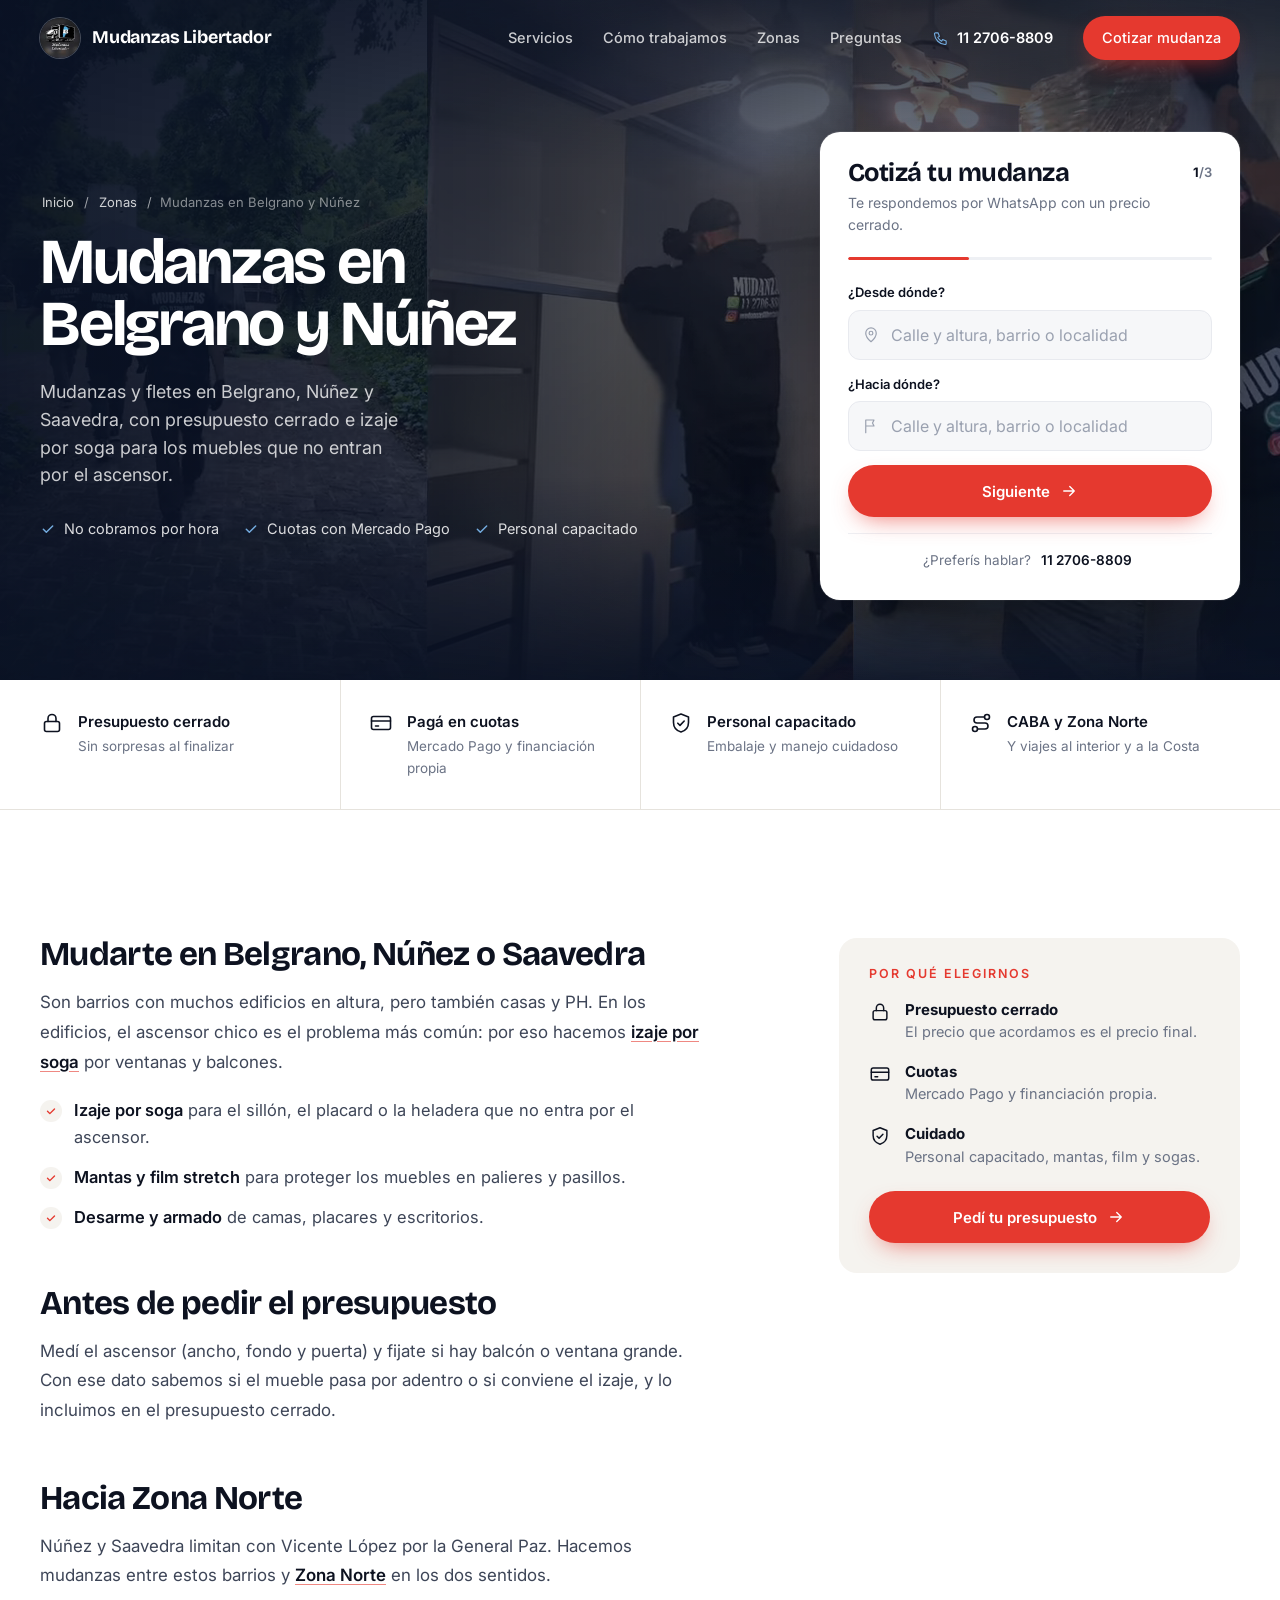
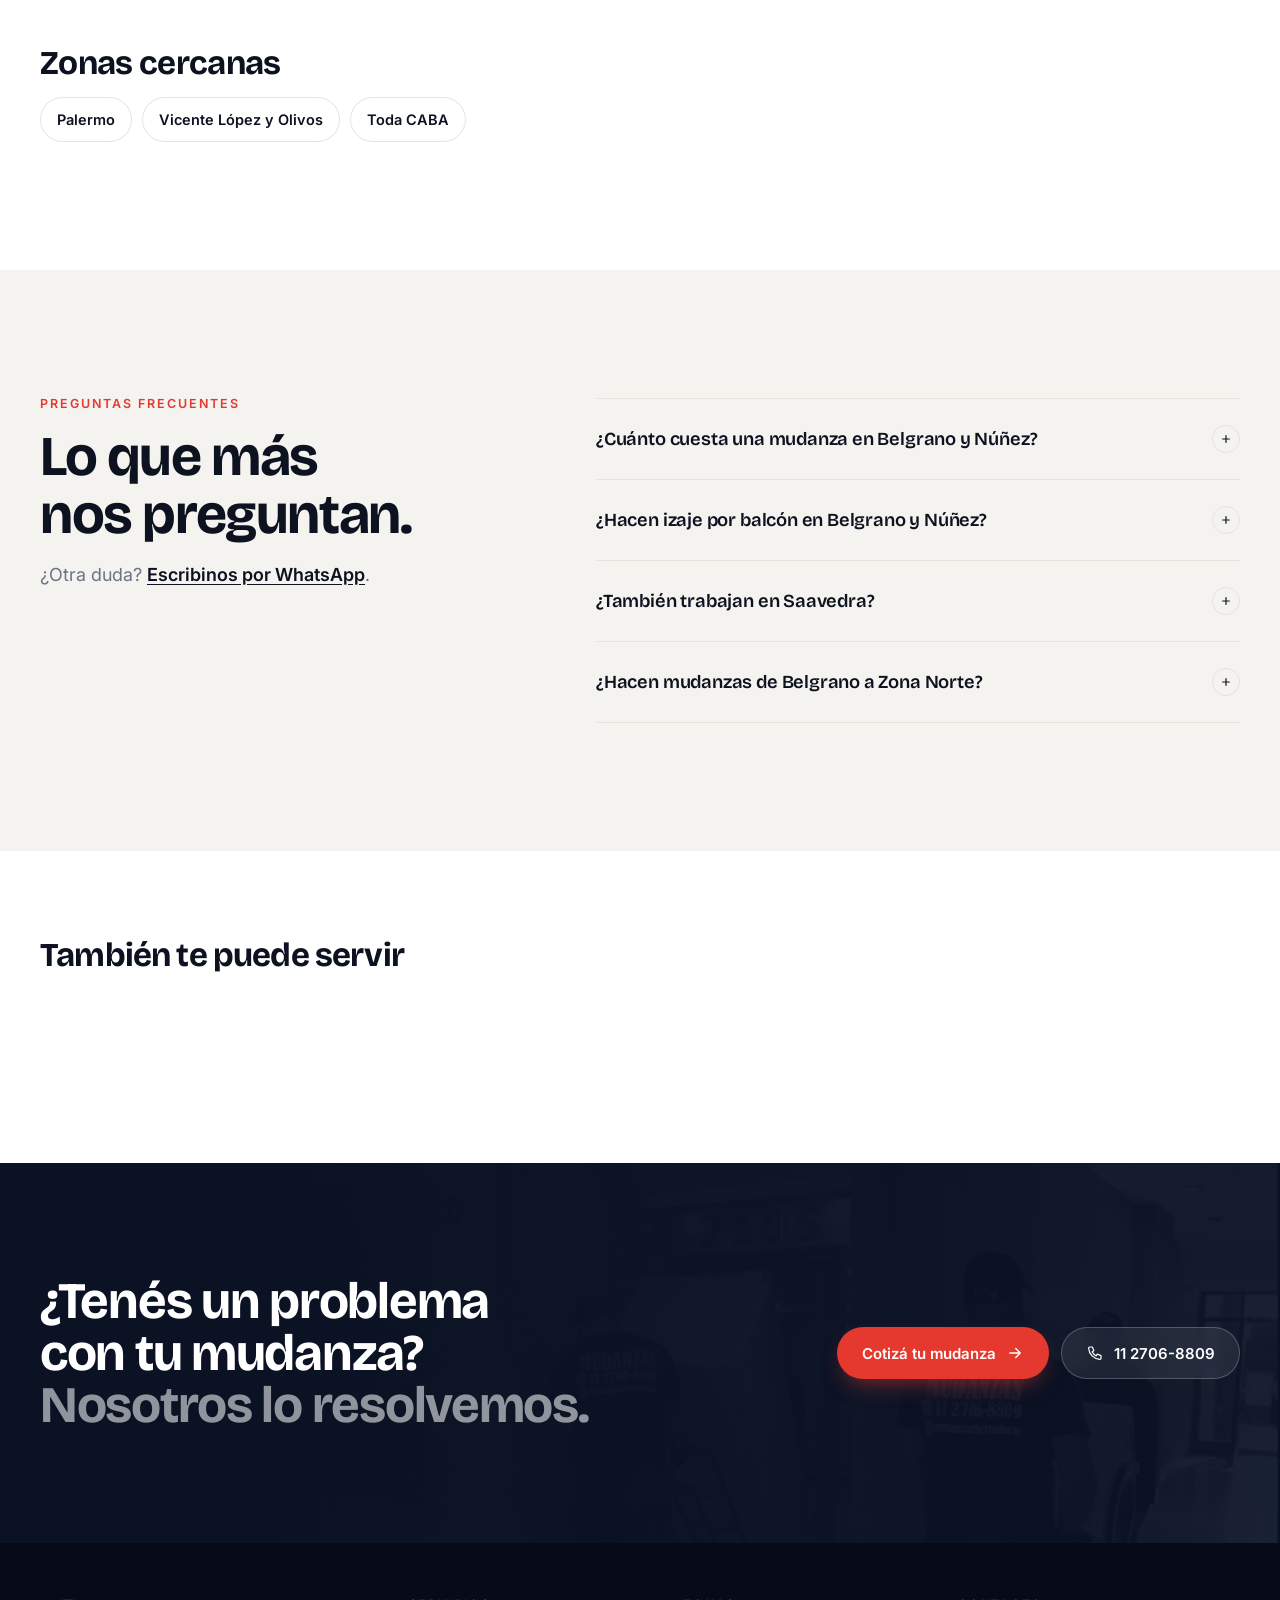
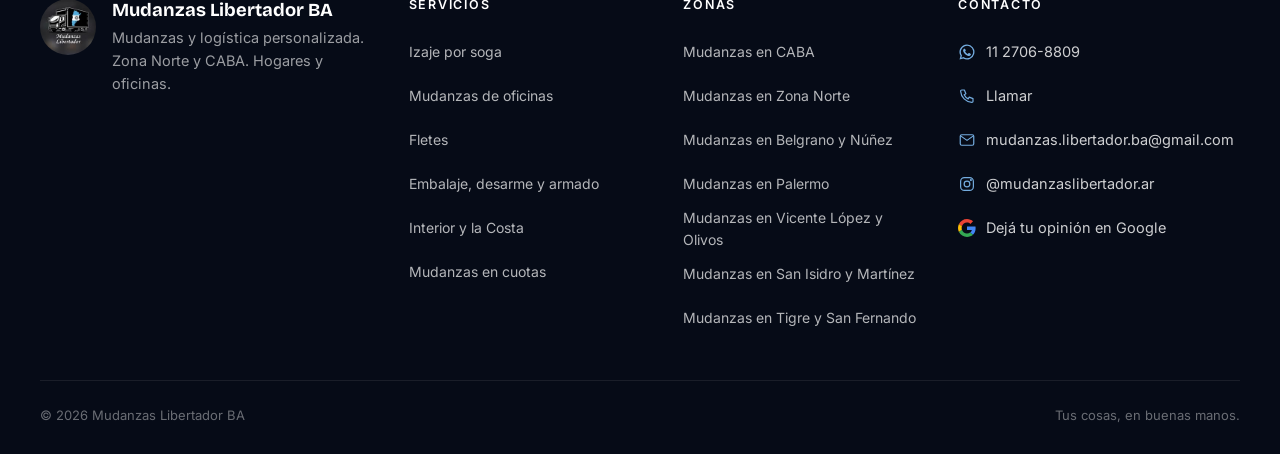
<file: mudanzas-belgrano-nunez.html>
<!doctype html>
<html lang="es-AR">
<head>
  <meta charset="utf-8">
  <meta name="viewport" content="width=device-width, initial-scale=1, viewport-fit=cover">
  <title>Mudanzas en Belgrano y Núñez | Mudanzas Libertador BA</title>
  <meta name="description" content="Mudanzas en Belgrano y Núñez: casas, departamentos y oficinas con embalaje e izaje por soga. Presupuesto cerrado y cuotas. Cotizá por WhatsApp.">
  <meta name="theme-color" content="#0a1224">
  <meta name="robots" content="index, follow, max-image-preview:large">
  <!-- REEMPLAZAR https://www.tu-dominio.com.ar/ por el dominio definitivo (también en sitemap.xml y robots.txt) -->
  <link rel="canonical" href="https://www.tu-dominio.com.ar/mudanzas-belgrano-nunez.html">
  <meta property="og:type" content="website">
  <meta property="og:locale" content="es_AR">
  <meta property="og:site_name" content="Mudanzas Libertador BA">
  <meta property="og:title" content="Mudanzas en Belgrano y Núñez | Mudanzas Libertador BA">
  <meta property="og:description" content="Mudanzas en Belgrano y Núñez: casas, departamentos y oficinas con embalaje e izaje por soga. Presupuesto cerrado y cuotas. Cotizá por WhatsApp.">
  <meta property="og:url" content="https://www.tu-dominio.com.ar/mudanzas-belgrano-nunez.html">
  <meta property="og:image" content="https://www.tu-dominio.com.ar/assets/img/og-image.jpg">
  <meta property="og:image:width" content="1200">
  <meta property="og:image:height" content="630">
  <meta property="og:image:alt" content="Mudanzas Libertador BA: tus cosas, en buenas manos.">
  <meta name="twitter:card" content="summary_large_image">
  <link rel="icon" href="assets/img/icon-32.png" sizes="32x32" type="image/png">
  <link rel="apple-touch-icon" href="assets/img/icon-180.png">
  <link rel="preload" as="image" href="assets/video/hero-desktop-poster.webp" type="image/webp" media="(min-width: 1101px), (min-width: 761px) and (orientation: landscape)" fetchpriority="high">
  <link rel="preload" as="image" href="assets/video/hero-mobile-poster.webp" type="image/webp" media="(max-width: 760px), (max-width: 1100px) and (orientation: portrait)" fetchpriority="high">
  <link rel="preconnect" href="https://fonts.googleapis.com">
  <link rel="preconnect" href="https://fonts.gstatic.com" crossorigin>
  <link href="https://fonts.googleapis.com/css2?family=Bricolage+Grotesque:opsz,wght@12..96,500..800&family=Inter:wght@400;500;600;700&display=swap" rel="stylesheet">
  <link rel="stylesheet" href="assets/css/styles.css">
  <script type="application/ld+json">{"@context": "https://schema.org", "@type": "Service", "name": "Mudanzas en Belgrano y Núñez", "serviceType": "Mudanzas en Belgrano y Núñez", "description": "Mudanzas en Belgrano y Núñez: casas, departamentos y oficinas con embalaje e izaje por soga. Presupuesto cerrado y cuotas. Cotizá por WhatsApp.", "url": "https://www.tu-dominio.com.ar/mudanzas-belgrano-nunez.html", "provider": {"@type": "MovingCompany", "@id": "https://www.tu-dominio.com.ar/#empresa", "name": "Mudanzas Libertador BA", "telephone": "+54 9 11 2706-8809", "url": "https://www.tu-dominio.com.ar/"}, "areaServed": [{"@type": "Place", "name": "Belgrano, Núñez y Saavedra, CABA"}]}</script>
  <script type="application/ld+json">{"@context": "https://schema.org", "@type": "FAQPage", "mainEntity": [{"@type": "Question", "name": "¿Cuánto cuesta una mudanza en Belgrano y Núñez?", "acceptedAnswer": {"@type": "Answer", "text": "Depende de qué se muda, el piso y si hace falta izaje. Con esos datos te pasamos un presupuesto cerrado: el precio que acordamos es el precio final."}}, {"@type": "Question", "name": "¿Hacen izaje por balcón en Belgrano y Núñez?", "acceptedAnswer": {"@type": "Answer", "text": "Sí, hacemos izaje por soga por ventanas o balcones cuando el mueble no entra por la escalera o el ascensor."}}, {"@type": "Question", "name": "¿También trabajan en Saavedra?", "acceptedAnswer": {"@type": "Answer", "text": "Sí, también hacemos mudanzas en Saavedra."}}, {"@type": "Question", "name": "¿Hacen mudanzas de Belgrano a Zona Norte?", "acceptedAnswer": {"@type": "Answer", "text": "Sí, hacemos mudanzas entre CABA y Zona Norte."}}]}</script>
  <script type="application/ld+json">{"@context": "https://schema.org", "@type": "BreadcrumbList", "itemListElement": [{"@type": "ListItem", "position": 1, "name": "Inicio", "item": "https://www.tu-dominio.com.ar/"}, {"@type": "ListItem", "position": 2, "name": "Zonas", "item": "https://www.tu-dominio.com.ar/#zonas"}, {"@type": "ListItem", "position": 3, "name": "Mudanzas en Belgrano y Núñez", "item": "https://www.tu-dominio.com.ar/mudanzas-belgrano-nunez.html"}]}</script>
  <!-- ================= MEDICIÓN Y ANUNCIOS (desactivado) =================
       1) Google tag (GA4 + Google Ads): descomentar y reemplazar G-XXXXXXXXXX y AW-XXXXXXXXX.
       2) Meta Pixel: descomentar y reemplazar el ID 000000000000000.
       3) Cargar los labels de conversión en assets/js/main.js (objeto ADS).
  <script async src="https://www.googletagmanager.com/gtag/js?id=G-XXXXXXXXXX"></script>
  <script>
    window.dataLayer = window.dataLayer || [];
    function gtag(){dataLayer.push(arguments);}
    gtag('js', new Date());
    gtag('config', 'G-XXXXXXXXXX');
    gtag('config', 'AW-XXXXXXXXX');
  </script>
  <script>
    !function(f,b,e,v,n,t,s){if(f.fbq)return;n=f.fbq=function(){n.callMethod?n.callMethod.apply(n,arguments):n.queue.push(arguments)};if(!f._fbq)f._fbq=n;n.push=n;n.loaded=!0;n.version='2.0';n.queue=[];t=b.createElement(e);t.async=!0;t.src=v;s=b.getElementsByTagName(e)[0];s.parentNode.insertBefore(t,s)}(window,document,'script','https://connect.facebook.net/en_US/fbevents.js');
    fbq('init', '000000000000000');
    fbq('track', 'PageView');
  </script>
  ======================================================================= -->
</head>
<body>
  <a class="skip" href="#contenido">Saltar al contenido</a>

  <header class="hdr" id="hdr">
    <div class="wrap hdr__in">
      <a class="logo" href="index.html" aria-label="Mudanzas Libertador BA, inicio">
        <img src="assets/img/logo.jpg" alt="" width="40" height="40">
        <span>Mudanzas Libertador</span>
      </a>
      <nav class="nav" id="nav" aria-label="Principal">
        <a href="index.html#servicios">Servicios</a>
        <a href="index.html#proceso">Cómo trabajamos</a>
        <a href="index.html#zonas">Zonas</a>
        <a href="#faq">Preguntas</a>
        <a class="nav__tel" href="tel:+5491127068809"><svg class="ic" aria-hidden="true"><use href="#i-phone"/></svg>11 2706-8809</a>
        <a class="btn btn--accent btn--sm" href="#cotizar" data-focus-quote>Cotizar mudanza</a>
      </nav>
      <button class="burger" id="burger" aria-label="Abrir menú" aria-expanded="false" aria-controls="nav"><span></span><span></span></button>
    </div>
  </header>
  <!-- ZONA A CONFIRMAR: mantener esta página solo si el dueño confirma que trabaja en esta zona. Si no, borrarla y sacarla de sitemap.xml y de los menús. -->
  <main id="contenido">
    <section class="hero hero--page" id="top" aria-labelledby="h1">
      <div class="hero__bg" aria-hidden="true">
        <picture>
          <source media="(max-width: 760px), (max-width: 1100px) and (orientation: portrait)" srcset="assets/video/hero-mobile-poster.webp" type="image/webp">
          <source media="(max-width: 760px), (max-width: 1100px) and (orientation: portrait)" srcset="assets/video/hero-mobile-poster.jpg">
          <source srcset="assets/video/hero-desktop-poster.webp" type="image/webp">
          <img src="assets/video/hero-desktop-poster.jpg" alt="" width="1280" height="720" fetchpriority="high">
        </picture>
        <!-- Video de fondo (reel de Instagram, sin audio). main.js le carga el archivo según el ancho de pantalla
             y no lo carga con "Ahorro de datos" ni con "Reducir movimiento" (queda la imagen de arriba como póster). -->
        <video class="hero__video" autoplay muted loop playsinline preload="metadata" disablepictureinpicture
               data-hero-video data-desktop="assets/video/hero-desktop" data-mobile="assets/video/hero-mobile"></video>
      </div>
      <div class="hero__shade" aria-hidden="true"></div>
      <div class="wrap hero__in">
        <div class="hero__copy">
          <nav class="crumbs" aria-label="Ruta de navegación"><a href="index.html">Inicio</a> <span aria-hidden="true">/</span> <a href="index.html#zonas">Zonas</a> <span aria-hidden="true">/</span> <span aria-current="page">Mudanzas en Belgrano y Núñez</span></nav>
          <h1 id="h1">Mudanzas en Belgrano y Núñez</h1>
          <p class="hero__lead">Mudanzas y fletes en Belgrano, Núñez y Saavedra, con presupuesto cerrado e izaje por soga para los muebles que no entran por el ascensor.</p>
          <ul class="ticks">
            <li><svg class="ic" aria-hidden="true"><use href="#i-check"/></svg>No cobramos por hora</li>
            <li><svg class="ic" aria-hidden="true"><use href="#i-check"/></svg>Cuotas con Mercado Pago</li>
            <li><svg class="ic" aria-hidden="true"><use href="#i-check"/></svg>Personal capacitado</li>
          </ul>
          <div class="hero__ctas">
            <a class="btn btn--accent" href="#cotizar" data-focus-quote>Cotizá tu mudanza<svg class="ic" aria-hidden="true"><use href="#i-arrow"/></svg></a>
            <a class="btn btn--glass" href="https://wa.me/5491127068809?text=Hola%20Mudanzas%20Libertador%2C%20quiero%20consultar%20por%20una%20mudanza%20%28Belgrano%20y%20N%C3%BA%C3%B1ez%29." target="_blank" rel="noopener"><svg class="ic" aria-hidden="true"><use href="#i-wa"/></svg>WhatsApp</a>
          </div>
        </div>

        <div class="quote" id="cotizar">
          <form id="qf" novalidate aria-labelledby="qf-title" data-context="Mudanzas en Belgrano y Núñez">
            <div class="quote__head">
              <div>
                <h2 id="qf-title">Cotizá tu mudanza</h2>
                <p>Te respondemos por WhatsApp con un precio cerrado.</p>
              </div>
              <span class="quote__count" aria-live="polite"><b id="qf-step">1</b>/3</span>
            </div>
            <div class="quote__bar" aria-hidden="true"><span id="qf-bar"></span></div>

            <fieldset class="qs is-active" data-step="1">
              <legend class="sr">Paso 1: origen y destino</legend>
              <p class="sr" id="q-addr-help">Escribí al menos 3 letras para ver sugerencias de direcciones. Usá las flechas para elegir y Enter para confirmar.</p>
              <label class="fl"><span>¿Desde dónde?</span>
                <span class="fl__box"><svg class="ic" aria-hidden="true"><use href="#i-pin"/></svg><input name="origen" id="q-origen" type="text" placeholder="Calle y altura, barrio o localidad" required autocomplete="off" autocapitalize="words" spellcheck="false" enterkeyhint="next" data-addr role="combobox" aria-autocomplete="list" aria-expanded="false" aria-controls="q-origen-list" aria-describedby="q-addr-help"></span>
              </label>
              <label class="fl"><span>¿Hacia dónde?</span>
                <span class="fl__box"><svg class="ic" aria-hidden="true"><use href="#i-flag"/></svg><input name="destino" id="q-destino" type="text" placeholder="Calle y altura, barrio o localidad" required autocomplete="off" autocapitalize="words" spellcheck="false" enterkeyhint="next" data-addr role="combobox" aria-autocomplete="list" aria-expanded="false" aria-controls="q-destino-list" aria-describedby="q-addr-help"></span>
              </label>
              <button class="btn btn--accent btn--block" type="button" data-next>Siguiente<svg class="ic" aria-hidden="true"><use href="#i-arrow"/></svg></button>
            </fieldset>

            <fieldset class="qs" data-step="2">
              <legend class="sr">Paso 2: fecha y qué se muda</legend>
              <label class="fl"><span>Fecha</span>
                <span class="fl__box fl__box--plain"><input name="fecha" id="q-fecha" type="date"></span>
              </label>
              <label class="mini"><input type="checkbox" id="q-sinfecha"> Todavía no tengo fecha</label>
              <p class="fl__lbl" id="q-que-lbl">¿Qué se muda?</p>
              <div class="chips" role="group" aria-labelledby="q-que-lbl">
                <label class="chip"><input type="radio" name="tipo" value="Departamento"><span>Departamento</span></label>
                <label class="chip"><input type="radio" name="tipo" value="Casa"><span>Casa</span></label>
                <label class="chip"><input type="radio" name="tipo" value="Oficina"><span>Oficina</span></label>
                <label class="chip"><input type="radio" name="tipo" value="Algunos muebles / flete"><span>Algunos muebles</span></label>
              </div>
              <label class="fl"><span class="sr">Detalle de lo que se muda</span>
                <textarea name="detalle" id="q-detalle" rows="2" placeholder="Detalle opcional: ambientes, heladera, sillón, cajas…"></textarea>
              </label>
              <div class="qs__nav">
                <button class="btn btn--ghost" type="button" data-prev>Atrás</button>
                <button class="btn btn--accent" type="button" data-next>Siguiente<svg class="ic" aria-hidden="true"><use href="#i-arrow"/></svg></button>
              </div>
            </fieldset>

            <fieldset class="qs" data-step="3">
              <legend class="sr">Paso 3: accesos y nombre</legend>
              <p class="fl__lbl" id="q-acc-lbl">Accesos</p>
              <div class="chips" role="group" aria-labelledby="q-acc-lbl">
                <label class="chip"><input type="checkbox" name="accesos" value="Escaleras"><span>Escaleras</span></label>
                <label class="chip"><input type="checkbox" name="accesos" value="Ascensor"><span>Ascensor</span></label>
                <label class="chip"><input type="checkbox" name="accesos" value="Balcón"><span>Balcón</span></label>
              </div>
              <label class="fl"><span class="sr">Detalle de accesos</span>
                <span class="fl__box"><svg class="ic" aria-hidden="true"><use href="#i-building"/></svg><input name="acc_det" id="q-accdet" type="text" placeholder="Piso, tamaño del ascensor… (opcional)"></span>
              </label>
              <label class="fl"><span>Tu nombre</span>
                <span class="fl__box"><svg class="ic" aria-hidden="true"><use href="#i-user"/></svg><input name="nombre" id="q-nombre" type="text" placeholder="¿Cómo te llamás?" required autocomplete="given-name"></span>
              </label>
              <div class="qs__nav">
                <button class="btn btn--ghost" type="button" data-prev>Atrás</button>
                <button class="btn btn--wa" type="submit"><svg class="ic" aria-hidden="true"><use href="#i-wa"/></svg>Enviar por WhatsApp</button>
              </div>
            </fieldset>
            <p class="quote__err" id="qf-err" role="alert" hidden></p>
            <p class="quote__alt">¿Preferís hablar? <a href="tel:+5491127068809">11 2706-8809</a></p>
          </form>
        </div>
      </div>
    </section>

    <section class="trust" aria-label="Por qué elegirnos">
      <div class="wrap trust__in">
        <div class="trust__item reveal"><svg class="ic" aria-hidden="true"><use href="#i-lock"/></svg><div><b>Presupuesto cerrado</b><span>Sin sorpresas al finalizar</span></div></div>
        <div class="trust__item reveal"><svg class="ic" aria-hidden="true"><use href="#i-card"/></svg><div><b>Pagá en cuotas</b><span>Mercado Pago y financiación propia</span></div></div>
        <div class="trust__item reveal"><svg class="ic" aria-hidden="true"><use href="#i-shield"/></svg><div><b>Personal capacitado</b><span>Embalaje y manejo cuidadoso</span></div></div>
        <div class="trust__item reveal"><svg class="ic" aria-hidden="true"><use href="#i-route"/></svg><div><b>CABA y Zona Norte</b><span>Y viajes al interior y a la Costa</span></div></div>
      </div>
    </section>

    <section class="sec">
      <div class="wrap lp">
        <article class="prose reveal">
<h2>Mudarte en Belgrano, Núñez o Saavedra</h2>
<p>Son barrios con muchos edificios en altura, pero también casas y PH. En los edificios, el ascensor chico es el problema más común: por eso hacemos <a href="izaje-de-muebles-por-soga.html">izaje por soga</a> por ventanas y balcones.</p>
<ul class="checks">
<li><strong>Izaje por soga</strong> para el sillón, el placard o la heladera que no entra por el ascensor.</li>
<li><strong>Mantas y film stretch</strong> para proteger los muebles en palieres y pasillos.</li>
<li><strong>Desarme y armado</strong> de camas, placares y escritorios.</li>
</ul>
<h2>Antes de pedir el presupuesto</h2>
<p>Medí el ascensor (ancho, fondo y puerta) y fijate si hay balcón o ventana grande. Con ese dato sabemos si el mueble pasa por adentro o si conviene el izaje, y lo incluimos en el presupuesto cerrado.</p>
<h2>Hacia Zona Norte</h2>
<p>Núñez y Saavedra limitan con Vicente López por la General Paz. Hacemos mudanzas entre estos barrios y <a href="mudanzas-zona-norte.html">Zona Norte</a> en los dos sentidos.</p>
<h2>Zonas cercanas</h2>
<ul class="pills"><li><a href="mudanzas-palermo.html">Palermo</a></li><li><a href="mudanzas-vicente-lopez-olivos.html">Vicente López y Olivos</a></li><li><a href="mudanzas-caba.html">Toda CABA</a></li></ul>
        </article>
        <aside class="lp__aside reveal">
          <p class="kicker">Por qué elegirnos</p>
          <ul class="lp__why">
            <li><svg class="ic" aria-hidden="true"><use href="#i-lock"/></svg><span><b>Presupuesto cerrado</b>El precio que acordamos es el precio final.</span></li>
            <li><svg class="ic" aria-hidden="true"><use href="#i-card"/></svg><span><b>Cuotas</b>Mercado Pago y financiación propia.</span></li>
            <li><svg class="ic" aria-hidden="true"><use href="#i-shield"/></svg><span><b>Cuidado</b>Personal capacitado, mantas, film y sogas.</span></li>
          </ul>
          <a class="btn btn--accent btn--block" href="#cotizar" data-focus-quote>Pedí tu presupuesto<svg class="ic" aria-hidden="true"><use href="#i-arrow"/></svg></a>
        </aside>
      </div>
    </section>

    <section class="sec sec--paper" id="faq" aria-labelledby="f-title">
      <div class="wrap faq">
        <div class="faq__head reveal">
          <p class="kicker">Preguntas frecuentes</p>
          <h2 id="f-title">Lo que más nos preguntan.</h2>
          <p class="lead">¿Otra duda? <a href="https://wa.me/5491127068809?text=Hola%20Mudanzas%20Libertador%2C%20quiero%20consultar%20por%20una%20mudanza%20%28Belgrano%20y%20N%C3%BA%C3%B1ez%29." target="_blank" rel="noopener">Escribinos por WhatsApp</a>.</p>
        </div>
        <div class="faq__list reveal">
          <details><summary>¿Cuánto cuesta una mudanza en Belgrano y Núñez?</summary><p>Depende de qué se muda, el piso y si hace falta izaje. Con esos datos te pasamos un presupuesto cerrado: el precio que acordamos es el precio final.</p></details>
          <details><summary>¿Hacen izaje por balcón en Belgrano y Núñez?</summary><p>Sí, hacemos izaje por soga por ventanas o balcones cuando el mueble no entra por la escalera o el ascensor.</p></details>
          <details><summary>¿También trabajan en Saavedra?</summary><p>Sí, también hacemos mudanzas en Saavedra.</p></details>
          <details><summary>¿Hacen mudanzas de Belgrano a Zona Norte?</summary><p>Sí, hacemos mudanzas entre CABA y Zona Norte.</p></details>
        </div>
      </div>
    </section>

    <section class="sec sec--tight" aria-labelledby="r-title">
      <div class="wrap">
        <h2 class="rel__title" id="r-title">También te puede servir</h2>
        <div class="rels">
          <a class="rel reveal" href="izaje-de-muebles-por-soga.html"><span>Izaje por soga</span><svg class="ic" aria-hidden="true"><use href="#i-arrow"/></svg></a>
          <a class="rel reveal" href="embalaje-y-armado-de-muebles.html"><span>Embalaje, desarme y armado</span><svg class="ic" aria-hidden="true"><use href="#i-arrow"/></svg></a>
          <a class="rel reveal" href="fletes.html"><span>Fletes</span><svg class="ic" aria-hidden="true"><use href="#i-arrow"/></svg></a>
        </div>
      </div>
    </section>

    <section class="cta" aria-labelledby="c-title">
      <div class="wrap cta__in reveal">
        <h2 id="c-title">¿Tenés un problema con tu mudanza? <span>Nosotros lo resolvemos.</span></h2>
        <div class="cta__btns">
          <a class="btn btn--accent" href="#cotizar" data-focus-quote>Cotizá tu mudanza<svg class="ic" aria-hidden="true"><use href="#i-arrow"/></svg></a>
          <a class="btn btn--glass" href="tel:+5491127068809"><svg class="ic" aria-hidden="true"><use href="#i-phone"/></svg>11 2706-8809</a>
        </div>
      </div>
    </section>
  </main>

  <footer class="ftr">
    <div class="wrap ftr__grid">
      <div class="ftr__brand">
        <img src="assets/img/logo.jpg" alt="Logo de Mudanzas Libertador BA" width="56" height="56" loading="lazy" decoding="async">
        <div><b>Mudanzas Libertador BA</b><span>Mudanzas y logística personalizada.<br>Zona Norte y CABA. Hogares y oficinas.</span></div>
      </div>
      <nav aria-label="Servicios">
        <p class="ftr__h">Servicios</p>
        <ul class="ftr__col">
          <li><a href="izaje-de-muebles-por-soga.html">Izaje por soga</a></li>
          <li><a href="mudanzas-de-oficinas.html">Mudanzas de oficinas</a></li>
          <li><a href="fletes.html">Fletes</a></li>
          <li><a href="embalaje-y-armado-de-muebles.html">Embalaje, desarme y armado</a></li>
          <li><a href="mudanzas-al-interior-y-a-la-costa.html">Interior y la Costa</a></li>
          <li><a href="mudanzas-en-cuotas.html">Mudanzas en cuotas</a></li>
        </ul>
      </nav>
      <nav aria-label="Zonas">
        <p class="ftr__h">Zonas</p>
        <ul class="ftr__col">
          <li><a href="mudanzas-caba.html">Mudanzas en CABA</a></li>
          <li><a href="mudanzas-zona-norte.html">Mudanzas en Zona Norte</a></li>
          <li><a href="mudanzas-belgrano-nunez.html">Mudanzas en Belgrano y Núñez</a></li>
          <li><a href="mudanzas-palermo.html">Mudanzas en Palermo</a></li>
          <li><a href="mudanzas-vicente-lopez-olivos.html">Mudanzas en Vicente López y Olivos</a></li>
          <li><a href="mudanzas-san-isidro-martinez.html">Mudanzas en San Isidro y Martínez</a></li>
          <li><a href="mudanzas-tigre-san-fernando.html">Mudanzas en Tigre y San Fernando</a></li>
        </ul>
      </nav>
      <div>
        <p class="ftr__h">Contacto</p>
        <ul class="ftr__links">
          <li><a href="https://wa.me/5491127068809" target="_blank" rel="noopener"><svg class="ic" aria-hidden="true"><use href="#i-wa"/></svg>11 2706-8809</a></li>
          <li><a href="tel:+5491127068809"><svg class="ic" aria-hidden="true"><use href="#i-phone"/></svg>Llamar</a></li>
          <li><a href="mailto:mudanzas.libertador.ba@gmail.com"><svg class="ic" aria-hidden="true"><use href="#i-mail"/></svg>mudanzas.libertador.ba@gmail.com</a></li>
          <li><a href="https://www.instagram.com/mudanzaslibertador.ar/" target="_blank" rel="noopener"><svg class="ic" aria-hidden="true"><use href="#i-ig"/></svg>@mudanzaslibertador.ar</a></li>
        <li><a href="https://share.google/Xvqq46blmaVdApBMl" target="_blank" rel="noopener" data-review><svg class="ic" aria-hidden="true"><use href="#i-google"/></svg>Dejá tu opinión en Google</a></li>
        </ul>
      </div>
    </div>
    <div class="wrap ftr__base"><span>© <span id="yr">2026</span> Mudanzas Libertador BA</span><span>Tus cosas, en buenas manos.</span></div>
  </footer>

  <a class="wa is-hidden" href="https://wa.me/5491127068809?text=Hola%20Mudanzas%20Libertador%2C%20quiero%20consultar%20por%20una%20mudanza%20%28Belgrano%20y%20N%C3%BA%C3%B1ez%29." target="_blank" rel="noopener" aria-label="Escribinos por WhatsApp"><svg aria-hidden="true"><use href="#i-wa"/></svg></a>

  <svg width="0" height="0" style="position:absolute" aria-hidden="true">
    <symbol id="i-google" viewBox="0 0 48 48"><path fill="#EA4335" d="M24 9.5c3.54 0 6.71 1.22 9.21 3.6l6.85-6.85C35.9 2.38 30.47 0 24 0 14.62 0 6.51 5.38 2.56 13.22l7.98 6.19C12.43 13.72 17.74 9.5 24 9.5z"/><path fill="#4285F4" d="M46.98 24.55c0-1.57-.15-3.09-.38-4.55H24v9.02h12.94c-.58 2.96-2.26 5.48-4.78 7.18l7.73 6c4.51-4.18 7.09-10.36 7.09-17.65z"/><path fill="#FBBC05" d="M10.53 28.59c-.48-1.45-.76-2.99-.76-4.59s.27-3.14.76-4.59l-7.98-6.19C.92 16.46 0 20.12 0 24c0 3.88.92 7.54 2.56 10.78l7.97-6.19z"/><path fill="#34A853" d="M24 48c6.48 0 11.93-2.13 15.89-5.81l-7.73-6c-2.15 1.45-4.92 2.3-8.16 2.3-6.26 0-11.57-4.22-13.47-9.91l-7.98 6.19C6.51 42.62 14.62 48 24 48z"/></symbol>
    <symbol id="i-star" viewBox="0 0 24 24" fill="none" stroke="currentColor" stroke-width="1.6" stroke-linejoin="round"><path d="M12 3.5l2.6 5.3 5.8.8-4.2 4.1 1 5.8L12 16.8l-5.2 2.7 1-5.8-4.2-4.1 5.8-.8z"/></symbol>
    <symbol id="i-check" viewBox="0 0 24 24" fill="none" stroke="currentColor" stroke-width="2.2" stroke-linecap="round" stroke-linejoin="round"><path d="M5 12.5l4.5 4.5L19 7.5"/></symbol>
    <symbol id="i-arrow" viewBox="0 0 24 24" fill="none" stroke="currentColor" stroke-width="1.8" stroke-linecap="round" stroke-linejoin="round"><path d="M5 12h14M13 6l6 6-6 6"/></symbol>
    <symbol id="i-phone" viewBox="0 0 24 24" fill="none" stroke="currentColor" stroke-width="1.6" stroke-linecap="round" stroke-linejoin="round"><path d="M5 4h3.5l2 5-2.3 1.4a11 11 0 0 0 5.4 5.4L15 13.5l5 2V19a1.5 1.5 0 0 1-1.6 1.5A16 16 0 0 1 3.5 5.6 1.5 1.5 0 0 1 5 4z"/></symbol>
    <symbol id="i-pin" viewBox="0 0 24 24" fill="none" stroke="currentColor" stroke-width="1.6" stroke-linecap="round" stroke-linejoin="round"><path d="M12 21s-7-6.1-7-11.5a7 7 0 0 1 14 0C19 14.9 12 21 12 21z"/><circle cx="12" cy="9.5" r="2.5"/></symbol>
    <symbol id="i-flag" viewBox="0 0 24 24" fill="none" stroke="currentColor" stroke-width="1.6" stroke-linecap="round" stroke-linejoin="round"><path d="M5 21V4M5 4h11l-2 4 2 4H5"/></symbol>
    <symbol id="i-cal" viewBox="0 0 24 24" fill="none" stroke="currentColor" stroke-width="1.6" stroke-linecap="round" stroke-linejoin="round"><rect x="3.5" y="5" width="17" height="15.5" rx="2"/><path d="M3.5 10h17M8 3v4M16 3v4"/></symbol>
    <symbol id="i-user" viewBox="0 0 24 24" fill="none" stroke="currentColor" stroke-width="1.6" stroke-linecap="round" stroke-linejoin="round"><circle cx="12" cy="8" r="4"/><path d="M4 20.5c1.5-4 4.5-5.5 8-5.5s6.5 1.5 8 5.5"/></symbol>
    <symbol id="i-lock" viewBox="0 0 24 24" fill="none" stroke="currentColor" stroke-width="1.6" stroke-linecap="round" stroke-linejoin="round"><rect x="4.5" y="10.5" width="15" height="10" rx="2"/><path d="M8 10.5V7.5a4 4 0 0 1 8 0v3"/></symbol>
    <symbol id="i-card" viewBox="0 0 24 24" fill="none" stroke="currentColor" stroke-width="1.6" stroke-linecap="round" stroke-linejoin="round"><rect x="2.5" y="5.5" width="19" height="13" rx="2"/><path d="M2.5 10h19M6.5 15h3"/></symbol>
    <symbol id="i-shield" viewBox="0 0 24 24" fill="none" stroke="currentColor" stroke-width="1.6" stroke-linecap="round" stroke-linejoin="round"><path d="M12 3l7.5 3v5.5c0 4.6-3.2 8.2-7.5 9.5-4.3-1.3-7.5-4.9-7.5-9.5V6z"/><path d="M8.8 12.2l2.2 2.2 4.2-4.4"/></symbol>
    <symbol id="i-route" viewBox="0 0 24 24" fill="none" stroke="currentColor" stroke-width="1.6" stroke-linecap="round" stroke-linejoin="round"><circle cx="6" cy="18" r="2.5"/><circle cx="18" cy="6" r="2.5"/><path d="M8.5 18H16a3 3 0 0 0 0-6H8a3 3 0 0 1 0-6h7.5"/></symbol>
    <symbol id="i-home" viewBox="0 0 24 24" fill="none" stroke="currentColor" stroke-width="1.6" stroke-linecap="round" stroke-linejoin="round"><path d="M3.5 10.5L12 4l8.5 6.5V20H15v-5.5H9V20H3.5z"/></symbol>
    <symbol id="i-building" viewBox="0 0 24 24" fill="none" stroke="currentColor" stroke-width="1.6" stroke-linecap="round" stroke-linejoin="round"><path d="M4.5 20.5V4.5h10v16M14.5 9.5h5v11M2.5 20.5h19M8 8h3M8 12h3M8 16h3"/></symbol>
    <symbol id="i-truck" viewBox="0 0 24 24" fill="none" stroke="currentColor" stroke-width="1.6" stroke-linecap="round" stroke-linejoin="round"><path d="M2.5 6.5h11.5v10H2.5zM14 9.5h4l3.5 3.5v3.5H14"/><circle cx="6.5" cy="17.5" r="1.8"/><circle cx="17.5" cy="17.5" r="1.8"/></symbol>
    <symbol id="i-box" viewBox="0 0 24 24" fill="none" stroke="currentColor" stroke-width="1.6" stroke-linecap="round" stroke-linejoin="round"><path d="M3.5 7.5L12 3.5l8.5 4v9L12 20.5l-8.5-4zM3.5 7.5L12 11.5l8.5-4M12 11.5v9"/></symbol>
    <symbol id="i-wrench" viewBox="0 0 24 24" fill="none" stroke="currentColor" stroke-width="1.6" stroke-linecap="round" stroke-linejoin="round"><path d="M14.5 6.5a4 4 0 0 0 5 5l-9 9a2.1 2.1 0 0 1-3-3l9-9a4 4 0 0 1-2-2z"/></symbol>
    <symbol id="i-hoist" viewBox="0 0 24 24" fill="none" stroke="currentColor" stroke-width="1.6" stroke-linecap="round" stroke-linejoin="round"><path d="M3.5 3.5h17M12 3.5v6M8 9.5h8v8H8zM12 17.5v3"/></symbol>
    <symbol id="i-ig" viewBox="0 0 24 24" fill="none" stroke="currentColor" stroke-width="1.6" stroke-linecap="round" stroke-linejoin="round"><rect x="3.5" y="3.5" width="17" height="17" rx="5"/><circle cx="12" cy="12" r="3.8"/><circle cx="17.2" cy="6.8" r=".6" fill="currentColor"/></symbol>
    <symbol id="i-mail" viewBox="0 0 24 24" fill="none" stroke="currentColor" stroke-width="1.6" stroke-linecap="round" stroke-linejoin="round"><rect x="3" y="5" width="18" height="14" rx="2"/><path d="M3.5 6.5l8.5 6 8.5-6"/></symbol>
    <symbol id="i-wa" viewBox="0 0 24 24"><path fill="currentColor" d="M12 2a10 10 0 0 0-8.6 15.1L2 22l5-1.3A10 10 0 1 0 12 2zm0 18.2a8.2 8.2 0 0 1-4.2-1.2l-.3-.2-3 .8.8-2.9-.2-.3A8.2 8.2 0 1 1 12 20.2zm4.5-6.1c-.2-.1-1.5-.7-1.7-.8-.2-.1-.4-.1-.6.1l-.8 1c-.1.2-.3.2-.5.1a6.7 6.7 0 0 1-3.3-2.9c-.3-.4.2-.4.7-1.4.1-.2 0-.3 0-.4l-.8-1.8c-.2-.5-.4-.4-.6-.4h-.5c-.2 0-.4.1-.7.3-.2.3-.9.9-.9 2.2s.9 2.5 1 2.7c.1.2 1.8 2.8 4.4 3.9 1.6.7 2.3.8 3.1.6.5-.1 1.5-.6 1.7-1.2.2-.6.2-1.1.2-1.2-.1-.1-.3-.2-.5-.3z"/></symbol>
  </svg>
  <script src="assets/js/main.js" defer></script>
</body>
</html>
</file>
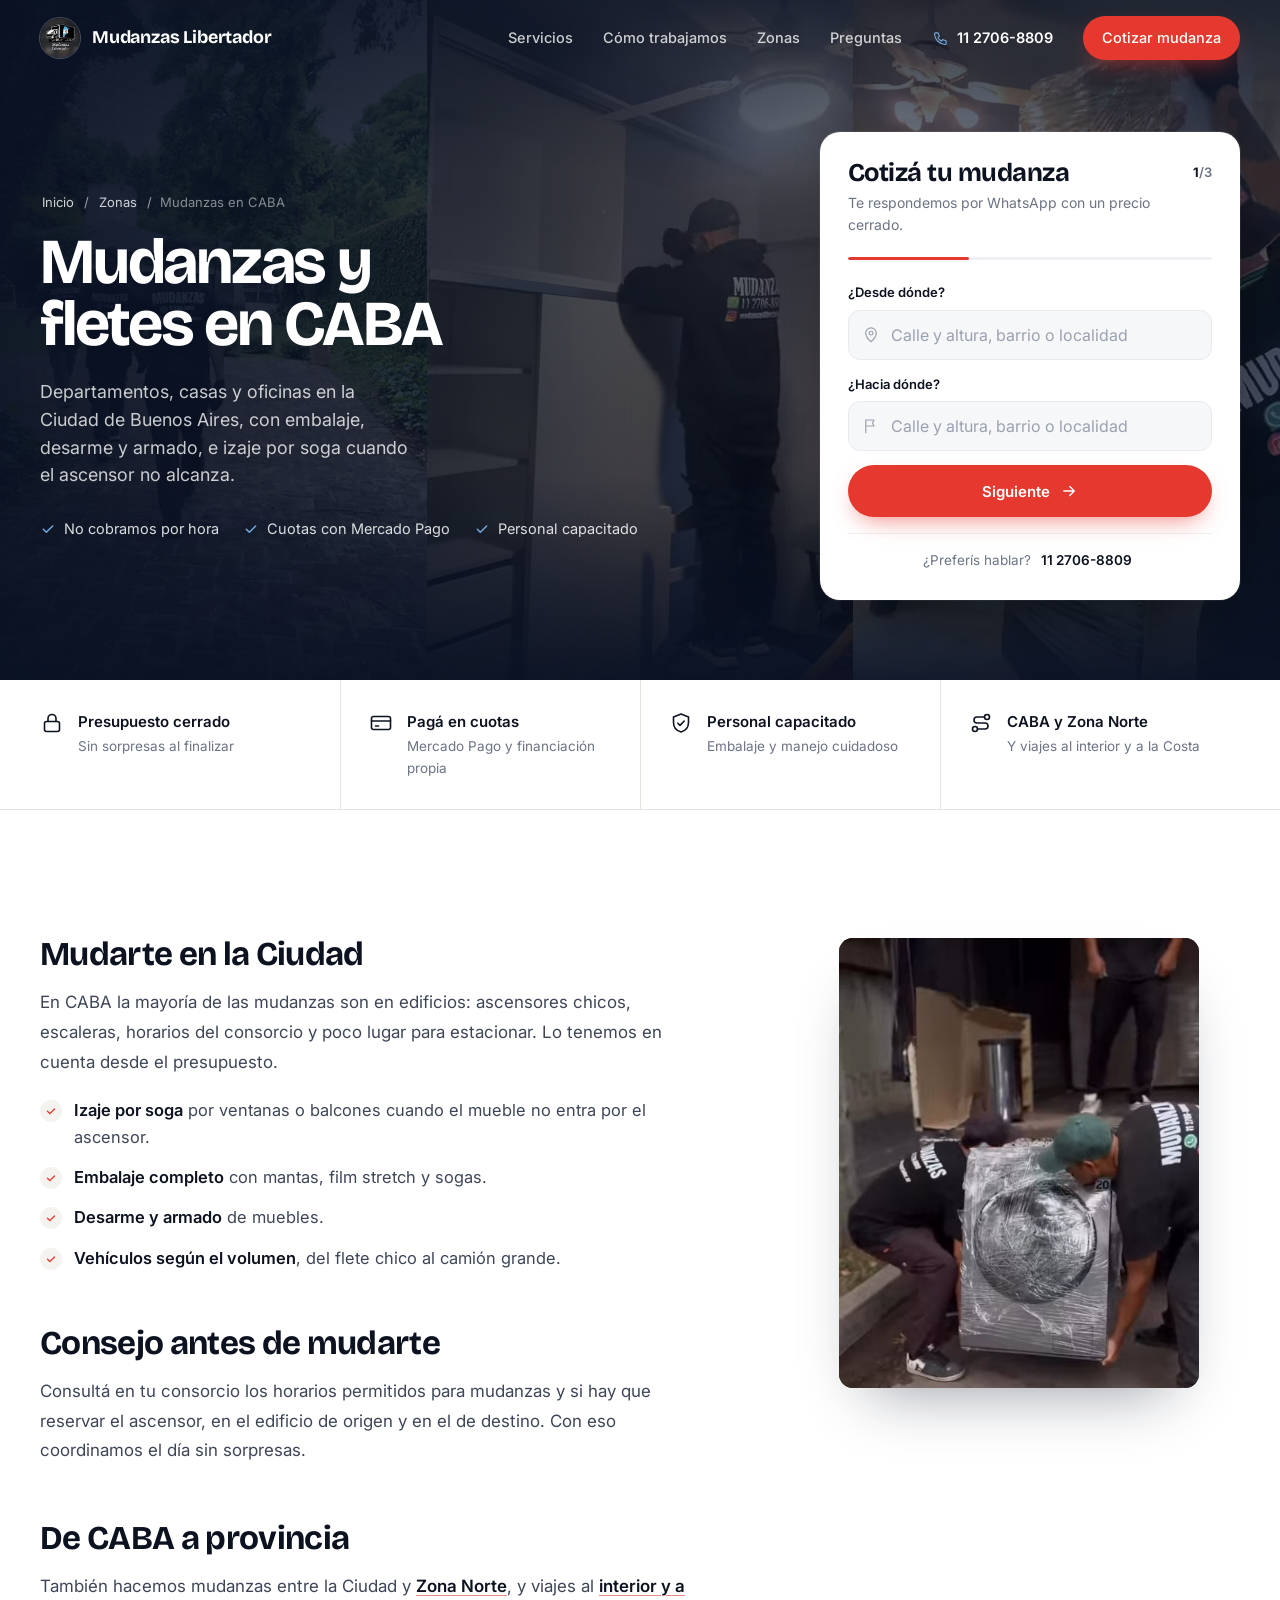
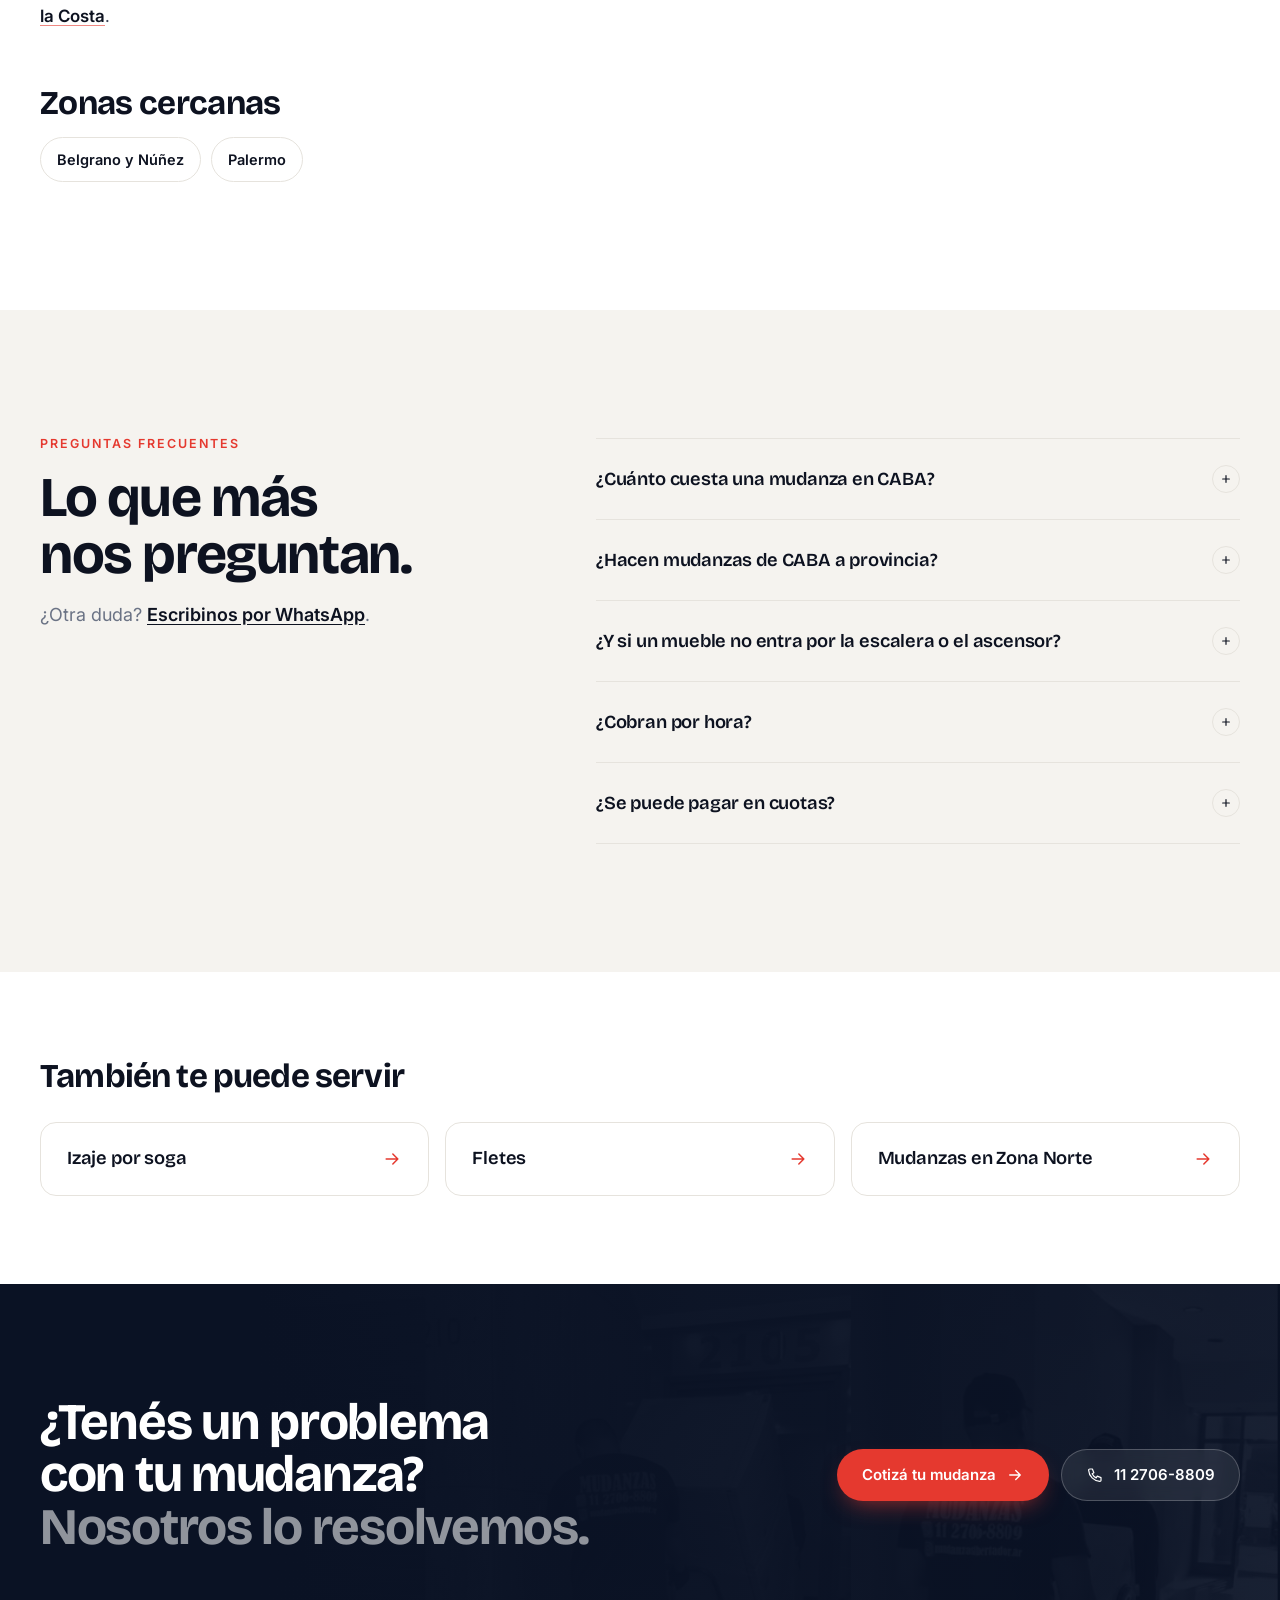
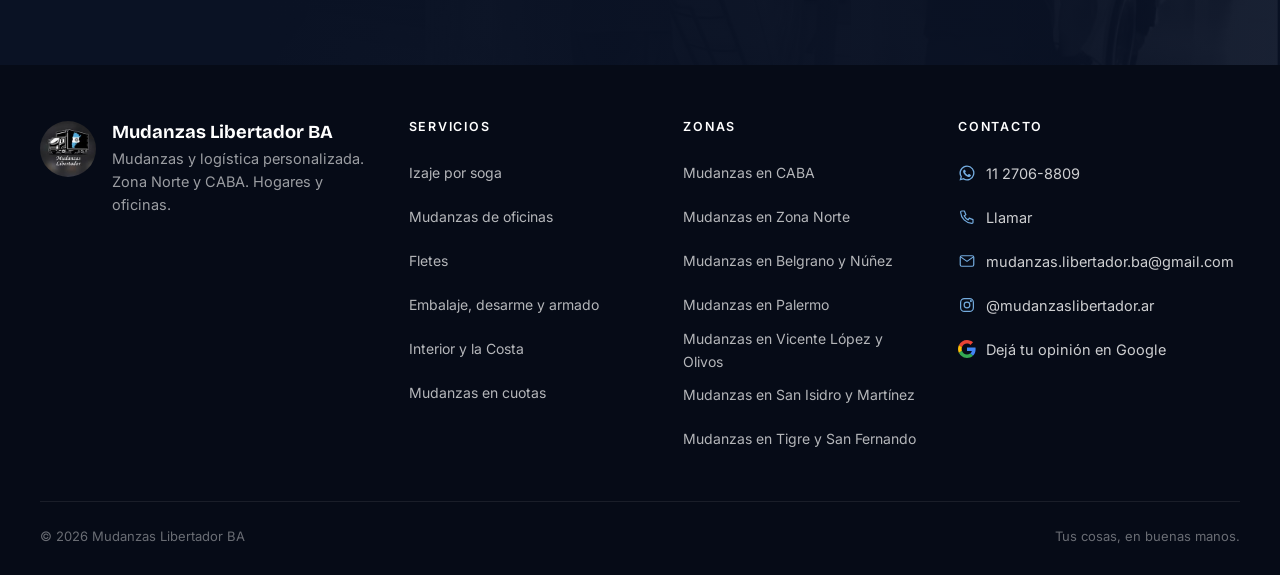
<file: mudanzas-caba.html>
<!doctype html>
<html lang="es-AR">
<head>
  <meta charset="utf-8">
  <meta name="viewport" content="width=device-width, initial-scale=1, viewport-fit=cover">
  <title>Mudanzas y Fletes en CABA, Precio Cerrado | Mudanzas Libertador</title>
  <meta name="description" content="Mudanzas y fletes en CABA: departamentos, casas y oficinas con presupuesto cerrado, embalaje e izaje por soga. Cuotas con Mercado Pago. Cotizá por WhatsApp.">
  <meta name="theme-color" content="#0a1224">
  <meta name="robots" content="index, follow, max-image-preview:large">
  <!-- REEMPLAZAR https://www.tu-dominio.com.ar/ por el dominio definitivo (también en sitemap.xml y robots.txt) -->
  <link rel="canonical" href="https://www.tu-dominio.com.ar/mudanzas-caba.html">
  <meta property="og:type" content="website">
  <meta property="og:locale" content="es_AR">
  <meta property="og:site_name" content="Mudanzas Libertador BA">
  <meta property="og:title" content="Mudanzas y Fletes en CABA, Precio Cerrado | Mudanzas Libertador">
  <meta property="og:description" content="Mudanzas y fletes en CABA: departamentos, casas y oficinas con presupuesto cerrado, embalaje e izaje por soga. Cuotas con Mercado Pago. Cotizá por WhatsApp.">
  <meta property="og:url" content="https://www.tu-dominio.com.ar/mudanzas-caba.html">
  <meta property="og:image" content="https://www.tu-dominio.com.ar/assets/img/og-image.jpg">
  <meta property="og:image:width" content="1200">
  <meta property="og:image:height" content="630">
  <meta property="og:image:alt" content="Mudanzas Libertador BA: tus cosas, en buenas manos.">
  <meta name="twitter:card" content="summary_large_image">
  <link rel="icon" href="assets/img/icon-32.png" sizes="32x32" type="image/png">
  <link rel="apple-touch-icon" href="assets/img/icon-180.png">
  <link rel="preload" as="image" href="assets/video/hero-desktop-poster.webp" type="image/webp" media="(min-width: 1101px), (min-width: 761px) and (orientation: landscape)" fetchpriority="high">
  <link rel="preload" as="image" href="assets/video/hero-mobile-poster.webp" type="image/webp" media="(max-width: 760px), (max-width: 1100px) and (orientation: portrait)" fetchpriority="high">
  <link rel="preconnect" href="https://fonts.googleapis.com">
  <link rel="preconnect" href="https://fonts.gstatic.com" crossorigin>
  <link href="https://fonts.googleapis.com/css2?family=Bricolage+Grotesque:opsz,wght@12..96,500..800&family=Inter:wght@400;500;600;700&display=swap" rel="stylesheet">
  <link rel="stylesheet" href="assets/css/styles.css">
  <script type="application/ld+json">{"@context": "https://schema.org", "@type": "Service", "name": "Mudanzas y fletes en CABA", "serviceType": "Mudanzas en CABA", "description": "Mudanzas y fletes en CABA: departamentos, casas y oficinas con presupuesto cerrado, embalaje e izaje por soga. Cuotas con Mercado Pago. Cotizá por WhatsApp.", "url": "https://www.tu-dominio.com.ar/mudanzas-caba.html", "provider": {"@type": "MovingCompany", "@id": "https://www.tu-dominio.com.ar/#empresa", "name": "Mudanzas Libertador BA", "telephone": "+54 9 11 2706-8809", "url": "https://www.tu-dominio.com.ar/"}, "areaServed": [{"@type": "Place", "name": "Ciudad Autónoma de Buenos Aires"}]}</script>
  <script type="application/ld+json">{"@context": "https://schema.org", "@type": "FAQPage", "mainEntity": [{"@type": "Question", "name": "¿Cuánto cuesta una mudanza en CABA?", "acceptedAnswer": {"@type": "Answer", "text": "Depende del volumen, la distancia y los accesos (escaleras, ascensor, balcón). Con esos datos te pasamos un presupuesto cerrado: el precio que acordamos es el precio final."}}, {"@type": "Question", "name": "¿Hacen mudanzas de CABA a provincia?", "acceptedAnswer": {"@type": "Answer", "text": "Sí, entre CABA y Zona Norte, y también viajes al interior y a la Costa."}}, {"@type": "Question", "name": "¿Y si un mueble no entra por la escalera o el ascensor?", "acceptedAnswer": {"@type": "Answer", "text": "Hacemos izaje por soga: lo subimos o bajamos por ventanas o balcones."}}, {"@type": "Question", "name": "¿Cobran por hora?", "acceptedAnswer": {"@type": "Answer", "text": "No. Trabajamos con presupuesto cerrado: el precio que acordamos es el precio final."}}, {"@type": "Question", "name": "¿Se puede pagar en cuotas?", "acceptedAnswer": {"@type": "Answer", "text": "Sí, con Mercado Pago o con nuestra financiación propia. Ver cómo funcionan las cuotas."}}]}</script>
  <script type="application/ld+json">{"@context": "https://schema.org", "@type": "BreadcrumbList", "itemListElement": [{"@type": "ListItem", "position": 1, "name": "Inicio", "item": "https://www.tu-dominio.com.ar/"}, {"@type": "ListItem", "position": 2, "name": "Zonas", "item": "https://www.tu-dominio.com.ar/#zonas"}, {"@type": "ListItem", "position": 3, "name": "Mudanzas en CABA", "item": "https://www.tu-dominio.com.ar/mudanzas-caba.html"}]}</script>
  <!-- ================= MEDICIÓN Y ANUNCIOS (desactivado) =================
       1) Google tag (GA4 + Google Ads): descomentar y reemplazar G-XXXXXXXXXX y AW-XXXXXXXXX.
       2) Meta Pixel: descomentar y reemplazar el ID 000000000000000.
       3) Cargar los labels de conversión en assets/js/main.js (objeto ADS).
  <script async src="https://www.googletagmanager.com/gtag/js?id=G-XXXXXXXXXX"></script>
  <script>
    window.dataLayer = window.dataLayer || [];
    function gtag(){dataLayer.push(arguments);}
    gtag('js', new Date());
    gtag('config', 'G-XXXXXXXXXX');
    gtag('config', 'AW-XXXXXXXXX');
  </script>
  <script>
    !function(f,b,e,v,n,t,s){if(f.fbq)return;n=f.fbq=function(){n.callMethod?n.callMethod.apply(n,arguments):n.queue.push(arguments)};if(!f._fbq)f._fbq=n;n.push=n;n.loaded=!0;n.version='2.0';n.queue=[];t=b.createElement(e);t.async=!0;t.src=v;s=b.getElementsByTagName(e)[0];s.parentNode.insertBefore(t,s)}(window,document,'script','https://connect.facebook.net/en_US/fbevents.js');
    fbq('init', '000000000000000');
    fbq('track', 'PageView');
  </script>
  ======================================================================= -->
</head>
<body>
  <a class="skip" href="#contenido">Saltar al contenido</a>

  <header class="hdr" id="hdr">
    <div class="wrap hdr__in">
      <a class="logo" href="index.html" aria-label="Mudanzas Libertador BA, inicio">
        <img src="assets/img/logo.jpg" alt="" width="40" height="40">
        <span>Mudanzas Libertador</span>
      </a>
      <nav class="nav" id="nav" aria-label="Principal">
        <a href="index.html#servicios">Servicios</a>
        <a href="index.html#proceso">Cómo trabajamos</a>
        <a href="index.html#zonas">Zonas</a>
        <a href="#faq">Preguntas</a>
        <a class="nav__tel" href="tel:+5491127068809"><svg class="ic" aria-hidden="true"><use href="#i-phone"/></svg>11 2706-8809</a>
        <a class="btn btn--accent btn--sm" href="#cotizar" data-focus-quote>Cotizar mudanza</a>
      </nav>
      <button class="burger" id="burger" aria-label="Abrir menú" aria-expanded="false" aria-controls="nav"><span></span><span></span></button>
    </div>
  </header>
  <!-- ZONA A CONFIRMAR: mantener esta página solo si el dueño confirma que trabaja en esta zona. Si no, borrarla y sacarla de sitemap.xml y de los menús. -->
  <main id="contenido">
    <section class="hero hero--page" id="top" aria-labelledby="h1">
      <div class="hero__bg" aria-hidden="true">
        <picture>
          <source media="(max-width: 760px), (max-width: 1100px) and (orientation: portrait)" srcset="assets/video/hero-mobile-poster.webp" type="image/webp">
          <source media="(max-width: 760px), (max-width: 1100px) and (orientation: portrait)" srcset="assets/video/hero-mobile-poster.jpg">
          <source srcset="assets/video/hero-desktop-poster.webp" type="image/webp">
          <img src="assets/video/hero-desktop-poster.jpg" alt="" width="1280" height="720" fetchpriority="high">
        </picture>
        <!-- Video de fondo (reel de Instagram, sin audio). main.js le carga el archivo según el ancho de pantalla
             y no lo carga con "Ahorro de datos" ni con "Reducir movimiento" (queda la imagen de arriba como póster). -->
        <video class="hero__video" autoplay muted loop playsinline preload="metadata" disablepictureinpicture
               data-hero-video data-desktop="assets/video/hero-desktop" data-mobile="assets/video/hero-mobile"></video>
      </div>
      <div class="hero__shade" aria-hidden="true"></div>
      <div class="wrap hero__in">
        <div class="hero__copy">
          <nav class="crumbs" aria-label="Ruta de navegación"><a href="index.html">Inicio</a> <span aria-hidden="true">/</span> <a href="index.html#zonas">Zonas</a> <span aria-hidden="true">/</span> <span aria-current="page">Mudanzas en CABA</span></nav>
          <h1 id="h1">Mudanzas y fletes en CABA</h1>
          <p class="hero__lead">Departamentos, casas y oficinas en la Ciudad de Buenos Aires, con embalaje, desarme y armado, e izaje por soga cuando el ascensor no alcanza.</p>
          <ul class="ticks">
            <li><svg class="ic" aria-hidden="true"><use href="#i-check"/></svg>No cobramos por hora</li>
            <li><svg class="ic" aria-hidden="true"><use href="#i-check"/></svg>Cuotas con Mercado Pago</li>
            <li><svg class="ic" aria-hidden="true"><use href="#i-check"/></svg>Personal capacitado</li>
          </ul>
          <div class="hero__ctas">
            <a class="btn btn--accent" href="#cotizar" data-focus-quote>Cotizá tu mudanza<svg class="ic" aria-hidden="true"><use href="#i-arrow"/></svg></a>
            <a class="btn btn--glass" href="https://wa.me/5491127068809?text=Hola%20Mudanzas%20Libertador%2C%20quiero%20consultar%20por%20una%20mudanza%20en%20CABA." target="_blank" rel="noopener"><svg class="ic" aria-hidden="true"><use href="#i-wa"/></svg>WhatsApp</a>
          </div>
        </div>

        <div class="quote" id="cotizar">
          <form id="qf" novalidate aria-labelledby="qf-title" data-context="Mudanza en CABA">
            <div class="quote__head">
              <div>
                <h2 id="qf-title">Cotizá tu mudanza</h2>
                <p>Te respondemos por WhatsApp con un precio cerrado.</p>
              </div>
              <span class="quote__count" aria-live="polite"><b id="qf-step">1</b>/3</span>
            </div>
            <div class="quote__bar" aria-hidden="true"><span id="qf-bar"></span></div>

            <fieldset class="qs is-active" data-step="1">
              <legend class="sr">Paso 1: origen y destino</legend>
              <p class="sr" id="q-addr-help">Escribí al menos 3 letras para ver sugerencias de direcciones. Usá las flechas para elegir y Enter para confirmar.</p>
              <label class="fl"><span>¿Desde dónde?</span>
                <span class="fl__box"><svg class="ic" aria-hidden="true"><use href="#i-pin"/></svg><input name="origen" id="q-origen" type="text" placeholder="Calle y altura, barrio o localidad" required autocomplete="off" autocapitalize="words" spellcheck="false" enterkeyhint="next" data-addr role="combobox" aria-autocomplete="list" aria-expanded="false" aria-controls="q-origen-list" aria-describedby="q-addr-help"></span>
              </label>
              <label class="fl"><span>¿Hacia dónde?</span>
                <span class="fl__box"><svg class="ic" aria-hidden="true"><use href="#i-flag"/></svg><input name="destino" id="q-destino" type="text" placeholder="Calle y altura, barrio o localidad" required autocomplete="off" autocapitalize="words" spellcheck="false" enterkeyhint="next" data-addr role="combobox" aria-autocomplete="list" aria-expanded="false" aria-controls="q-destino-list" aria-describedby="q-addr-help"></span>
              </label>
              <button class="btn btn--accent btn--block" type="button" data-next>Siguiente<svg class="ic" aria-hidden="true"><use href="#i-arrow"/></svg></button>
            </fieldset>

            <fieldset class="qs" data-step="2">
              <legend class="sr">Paso 2: fecha y qué se muda</legend>
              <label class="fl"><span>Fecha</span>
                <span class="fl__box fl__box--plain"><input name="fecha" id="q-fecha" type="date"></span>
              </label>
              <label class="mini"><input type="checkbox" id="q-sinfecha"> Todavía no tengo fecha</label>
              <p class="fl__lbl" id="q-que-lbl">¿Qué se muda?</p>
              <div class="chips" role="group" aria-labelledby="q-que-lbl">
                <label class="chip"><input type="radio" name="tipo" value="Departamento"><span>Departamento</span></label>
                <label class="chip"><input type="radio" name="tipo" value="Casa"><span>Casa</span></label>
                <label class="chip"><input type="radio" name="tipo" value="Oficina"><span>Oficina</span></label>
                <label class="chip"><input type="radio" name="tipo" value="Algunos muebles / flete"><span>Algunos muebles</span></label>
              </div>
              <label class="fl"><span class="sr">Detalle de lo que se muda</span>
                <textarea name="detalle" id="q-detalle" rows="2" placeholder="Detalle opcional: ambientes, heladera, sillón, cajas…"></textarea>
              </label>
              <div class="qs__nav">
                <button class="btn btn--ghost" type="button" data-prev>Atrás</button>
                <button class="btn btn--accent" type="button" data-next>Siguiente<svg class="ic" aria-hidden="true"><use href="#i-arrow"/></svg></button>
              </div>
            </fieldset>

            <fieldset class="qs" data-step="3">
              <legend class="sr">Paso 3: accesos y nombre</legend>
              <p class="fl__lbl" id="q-acc-lbl">Accesos</p>
              <div class="chips" role="group" aria-labelledby="q-acc-lbl">
                <label class="chip"><input type="checkbox" name="accesos" value="Escaleras"><span>Escaleras</span></label>
                <label class="chip"><input type="checkbox" name="accesos" value="Ascensor"><span>Ascensor</span></label>
                <label class="chip"><input type="checkbox" name="accesos" value="Balcón"><span>Balcón</span></label>
              </div>
              <label class="fl"><span class="sr">Detalle de accesos</span>
                <span class="fl__box"><svg class="ic" aria-hidden="true"><use href="#i-building"/></svg><input name="acc_det" id="q-accdet" type="text" placeholder="Piso, tamaño del ascensor… (opcional)"></span>
              </label>
              <label class="fl"><span>Tu nombre</span>
                <span class="fl__box"><svg class="ic" aria-hidden="true"><use href="#i-user"/></svg><input name="nombre" id="q-nombre" type="text" placeholder="¿Cómo te llamás?" required autocomplete="given-name"></span>
              </label>
              <div class="qs__nav">
                <button class="btn btn--ghost" type="button" data-prev>Atrás</button>
                <button class="btn btn--wa" type="submit"><svg class="ic" aria-hidden="true"><use href="#i-wa"/></svg>Enviar por WhatsApp</button>
              </div>
            </fieldset>
            <p class="quote__err" id="qf-err" role="alert" hidden></p>
            <p class="quote__alt">¿Preferís hablar? <a href="tel:+5491127068809">11 2706-8809</a></p>
          </form>
        </div>
      </div>
    </section>

    <section class="trust" aria-label="Por qué elegirnos">
      <div class="wrap trust__in">
        <div class="trust__item reveal"><svg class="ic" aria-hidden="true"><use href="#i-lock"/></svg><div><b>Presupuesto cerrado</b><span>Sin sorpresas al finalizar</span></div></div>
        <div class="trust__item reveal"><svg class="ic" aria-hidden="true"><use href="#i-card"/></svg><div><b>Pagá en cuotas</b><span>Mercado Pago y financiación propia</span></div></div>
        <div class="trust__item reveal"><svg class="ic" aria-hidden="true"><use href="#i-shield"/></svg><div><b>Personal capacitado</b><span>Embalaje y manejo cuidadoso</span></div></div>
        <div class="trust__item reveal"><svg class="ic" aria-hidden="true"><use href="#i-route"/></svg><div><b>CABA y Zona Norte</b><span>Y viajes al interior y a la Costa</span></div></div>
      </div>
    </section>

    <section class="sec">
      <div class="wrap lp">
        <article class="prose reveal">
<h2>Mudarte en la Ciudad</h2>
<p>En CABA la mayoría de las mudanzas son en edificios: ascensores chicos, escaleras, horarios del consorcio y poco lugar para estacionar. Lo tenemos en cuenta desde el presupuesto.</p>
<ul class="checks">
<li><strong>Izaje por soga</strong> por ventanas o balcones cuando el mueble no entra por el ascensor.</li>
<li><strong>Embalaje completo</strong> con mantas, film stretch y sogas.</li>
<li><strong>Desarme y armado</strong> de muebles.</li>
<li><strong>Vehículos según el volumen</strong>, del flete chico al camión grande.</li>
</ul>
<h2>Consejo antes de mudarte</h2>
<p>Consultá en tu consorcio los horarios permitidos para mudanzas y si hay que reservar el ascensor, en el edificio de origen y en el de destino. Con eso coordinamos el día sin sorpresas.</p>
<h2>De CABA a provincia</h2>
<p>También hacemos mudanzas entre la Ciudad y <a href="mudanzas-zona-norte.html">Zona Norte</a>, y viajes al <a href="mudanzas-al-interior-y-a-la-costa.html">interior y a la Costa</a>.</p>
<h2>Zonas cercanas</h2>
<ul class="pills"><li><a href="mudanzas-belgrano-nunez.html">Belgrano y Núñez</a></li><li><a href="mudanzas-palermo.html">Palermo</a></li></ul>
        </article>
        <figure class="lp__photo reveal">
          <div class="vclip" data-vclip="assets/video/clip-carga"><picture><source srcset="assets/video/clip-carga.webp" type="image/webp"><img src="assets/video/clip-carga.jpg" alt="Equipo cargando un electrodoméstico embalado en el camión" width="480" height="600" loading="lazy" decoding="async"></picture><video muted loop playsinline preload="none" aria-hidden="true" tabindex="-1" disablepictureinpicture></video></div>
        </figure>
      </div>
    </section>

    <section class="sec sec--paper" id="faq" aria-labelledby="f-title">
      <div class="wrap faq">
        <div class="faq__head reveal">
          <p class="kicker">Preguntas frecuentes</p>
          <h2 id="f-title">Lo que más nos preguntan.</h2>
          <p class="lead">¿Otra duda? <a href="https://wa.me/5491127068809?text=Hola%20Mudanzas%20Libertador%2C%20quiero%20consultar%20por%20una%20mudanza%20en%20CABA." target="_blank" rel="noopener">Escribinos por WhatsApp</a>.</p>
        </div>
        <div class="faq__list reveal">
          <details><summary>¿Cuánto cuesta una mudanza en CABA?</summary><p>Depende del volumen, la distancia y los accesos (escaleras, ascensor, balcón). Con esos datos te pasamos un presupuesto cerrado: el precio que acordamos es el precio final.</p></details>
          <details><summary>¿Hacen mudanzas de CABA a provincia?</summary><p>Sí, entre CABA y Zona Norte, y también viajes al interior y a la Costa.</p></details>
          <details><summary>¿Y si un mueble no entra por la escalera o el ascensor?</summary><p>Hacemos <a href="izaje-de-muebles-por-soga.html">izaje por soga</a>: lo subimos o bajamos por ventanas o balcones.</p></details>
          <details><summary>¿Cobran por hora?</summary><p>No. Trabajamos con presupuesto cerrado: el precio que acordamos es el precio final.</p></details>
          <details><summary>¿Se puede pagar en cuotas?</summary><p>Sí, con Mercado Pago o con nuestra financiación propia. <a href="mudanzas-en-cuotas.html">Ver cómo funcionan las cuotas</a>.</p></details>
        </div>
      </div>
    </section>

    <section class="sec sec--tight" aria-labelledby="r-title">
      <div class="wrap">
        <h2 class="rel__title" id="r-title">También te puede servir</h2>
        <div class="rels">
          <a class="rel reveal" href="izaje-de-muebles-por-soga.html"><span>Izaje por soga</span><svg class="ic" aria-hidden="true"><use href="#i-arrow"/></svg></a>
          <a class="rel reveal" href="fletes.html"><span>Fletes</span><svg class="ic" aria-hidden="true"><use href="#i-arrow"/></svg></a>
          <a class="rel reveal" href="mudanzas-zona-norte.html"><span>Mudanzas en Zona Norte</span><svg class="ic" aria-hidden="true"><use href="#i-arrow"/></svg></a>
        </div>
      </div>
    </section>

    <section class="cta" aria-labelledby="c-title">
      <div class="wrap cta__in reveal">
        <h2 id="c-title">¿Tenés un problema con tu mudanza? <span>Nosotros lo resolvemos.</span></h2>
        <div class="cta__btns">
          <a class="btn btn--accent" href="#cotizar" data-focus-quote>Cotizá tu mudanza<svg class="ic" aria-hidden="true"><use href="#i-arrow"/></svg></a>
          <a class="btn btn--glass" href="tel:+5491127068809"><svg class="ic" aria-hidden="true"><use href="#i-phone"/></svg>11 2706-8809</a>
        </div>
      </div>
    </section>
  </main>

  <footer class="ftr">
    <div class="wrap ftr__grid">
      <div class="ftr__brand">
        <img src="assets/img/logo.jpg" alt="Logo de Mudanzas Libertador BA" width="56" height="56" loading="lazy" decoding="async">
        <div><b>Mudanzas Libertador BA</b><span>Mudanzas y logística personalizada.<br>Zona Norte y CABA. Hogares y oficinas.</span></div>
      </div>
      <nav aria-label="Servicios">
        <p class="ftr__h">Servicios</p>
        <ul class="ftr__col">
          <li><a href="izaje-de-muebles-por-soga.html">Izaje por soga</a></li>
          <li><a href="mudanzas-de-oficinas.html">Mudanzas de oficinas</a></li>
          <li><a href="fletes.html">Fletes</a></li>
          <li><a href="embalaje-y-armado-de-muebles.html">Embalaje, desarme y armado</a></li>
          <li><a href="mudanzas-al-interior-y-a-la-costa.html">Interior y la Costa</a></li>
          <li><a href="mudanzas-en-cuotas.html">Mudanzas en cuotas</a></li>
        </ul>
      </nav>
      <nav aria-label="Zonas">
        <p class="ftr__h">Zonas</p>
        <ul class="ftr__col">
          <li><a href="mudanzas-caba.html">Mudanzas en CABA</a></li>
          <li><a href="mudanzas-zona-norte.html">Mudanzas en Zona Norte</a></li>
          <li><a href="mudanzas-belgrano-nunez.html">Mudanzas en Belgrano y Núñez</a></li>
          <li><a href="mudanzas-palermo.html">Mudanzas en Palermo</a></li>
          <li><a href="mudanzas-vicente-lopez-olivos.html">Mudanzas en Vicente López y Olivos</a></li>
          <li><a href="mudanzas-san-isidro-martinez.html">Mudanzas en San Isidro y Martínez</a></li>
          <li><a href="mudanzas-tigre-san-fernando.html">Mudanzas en Tigre y San Fernando</a></li>
        </ul>
      </nav>
      <div>
        <p class="ftr__h">Contacto</p>
        <ul class="ftr__links">
          <li><a href="https://wa.me/5491127068809" target="_blank" rel="noopener"><svg class="ic" aria-hidden="true"><use href="#i-wa"/></svg>11 2706-8809</a></li>
          <li><a href="tel:+5491127068809"><svg class="ic" aria-hidden="true"><use href="#i-phone"/></svg>Llamar</a></li>
          <li><a href="mailto:mudanzas.libertador.ba@gmail.com"><svg class="ic" aria-hidden="true"><use href="#i-mail"/></svg>mudanzas.libertador.ba@gmail.com</a></li>
          <li><a href="https://www.instagram.com/mudanzaslibertador.ar/" target="_blank" rel="noopener"><svg class="ic" aria-hidden="true"><use href="#i-ig"/></svg>@mudanzaslibertador.ar</a></li>
        <li><a href="https://share.google/Xvqq46blmaVdApBMl" target="_blank" rel="noopener" data-review><svg class="ic" aria-hidden="true"><use href="#i-google"/></svg>Dejá tu opinión en Google</a></li>
        </ul>
      </div>
    </div>
    <div class="wrap ftr__base"><span>© <span id="yr">2026</span> Mudanzas Libertador BA</span><span>Tus cosas, en buenas manos.</span></div>
  </footer>

  <a class="wa is-hidden" href="https://wa.me/5491127068809?text=Hola%20Mudanzas%20Libertador%2C%20quiero%20consultar%20por%20una%20mudanza%20en%20CABA." target="_blank" rel="noopener" aria-label="Escribinos por WhatsApp"><svg aria-hidden="true"><use href="#i-wa"/></svg></a>

  <svg width="0" height="0" style="position:absolute" aria-hidden="true">
    <symbol id="i-google" viewBox="0 0 48 48"><path fill="#EA4335" d="M24 9.5c3.54 0 6.71 1.22 9.21 3.6l6.85-6.85C35.9 2.38 30.47 0 24 0 14.62 0 6.51 5.38 2.56 13.22l7.98 6.19C12.43 13.72 17.74 9.5 24 9.5z"/><path fill="#4285F4" d="M46.98 24.55c0-1.57-.15-3.09-.38-4.55H24v9.02h12.94c-.58 2.96-2.26 5.48-4.78 7.18l7.73 6c4.51-4.18 7.09-10.36 7.09-17.65z"/><path fill="#FBBC05" d="M10.53 28.59c-.48-1.45-.76-2.99-.76-4.59s.27-3.14.76-4.59l-7.98-6.19C.92 16.46 0 20.12 0 24c0 3.88.92 7.54 2.56 10.78l7.97-6.19z"/><path fill="#34A853" d="M24 48c6.48 0 11.93-2.13 15.89-5.81l-7.73-6c-2.15 1.45-4.92 2.3-8.16 2.3-6.26 0-11.57-4.22-13.47-9.91l-7.98 6.19C6.51 42.62 14.62 48 24 48z"/></symbol>
    <symbol id="i-star" viewBox="0 0 24 24" fill="none" stroke="currentColor" stroke-width="1.6" stroke-linejoin="round"><path d="M12 3.5l2.6 5.3 5.8.8-4.2 4.1 1 5.8L12 16.8l-5.2 2.7 1-5.8-4.2-4.1 5.8-.8z"/></symbol>
    <symbol id="i-check" viewBox="0 0 24 24" fill="none" stroke="currentColor" stroke-width="2.2" stroke-linecap="round" stroke-linejoin="round"><path d="M5 12.5l4.5 4.5L19 7.5"/></symbol>
    <symbol id="i-arrow" viewBox="0 0 24 24" fill="none" stroke="currentColor" stroke-width="1.8" stroke-linecap="round" stroke-linejoin="round"><path d="M5 12h14M13 6l6 6-6 6"/></symbol>
    <symbol id="i-phone" viewBox="0 0 24 24" fill="none" stroke="currentColor" stroke-width="1.6" stroke-linecap="round" stroke-linejoin="round"><path d="M5 4h3.5l2 5-2.3 1.4a11 11 0 0 0 5.4 5.4L15 13.5l5 2V19a1.5 1.5 0 0 1-1.6 1.5A16 16 0 0 1 3.5 5.6 1.5 1.5 0 0 1 5 4z"/></symbol>
    <symbol id="i-pin" viewBox="0 0 24 24" fill="none" stroke="currentColor" stroke-width="1.6" stroke-linecap="round" stroke-linejoin="round"><path d="M12 21s-7-6.1-7-11.5a7 7 0 0 1 14 0C19 14.9 12 21 12 21z"/><circle cx="12" cy="9.5" r="2.5"/></symbol>
    <symbol id="i-flag" viewBox="0 0 24 24" fill="none" stroke="currentColor" stroke-width="1.6" stroke-linecap="round" stroke-linejoin="round"><path d="M5 21V4M5 4h11l-2 4 2 4H5"/></symbol>
    <symbol id="i-cal" viewBox="0 0 24 24" fill="none" stroke="currentColor" stroke-width="1.6" stroke-linecap="round" stroke-linejoin="round"><rect x="3.5" y="5" width="17" height="15.5" rx="2"/><path d="M3.5 10h17M8 3v4M16 3v4"/></symbol>
    <symbol id="i-user" viewBox="0 0 24 24" fill="none" stroke="currentColor" stroke-width="1.6" stroke-linecap="round" stroke-linejoin="round"><circle cx="12" cy="8" r="4"/><path d="M4 20.5c1.5-4 4.5-5.5 8-5.5s6.5 1.5 8 5.5"/></symbol>
    <symbol id="i-lock" viewBox="0 0 24 24" fill="none" stroke="currentColor" stroke-width="1.6" stroke-linecap="round" stroke-linejoin="round"><rect x="4.5" y="10.5" width="15" height="10" rx="2"/><path d="M8 10.5V7.5a4 4 0 0 1 8 0v3"/></symbol>
    <symbol id="i-card" viewBox="0 0 24 24" fill="none" stroke="currentColor" stroke-width="1.6" stroke-linecap="round" stroke-linejoin="round"><rect x="2.5" y="5.5" width="19" height="13" rx="2"/><path d="M2.5 10h19M6.5 15h3"/></symbol>
    <symbol id="i-shield" viewBox="0 0 24 24" fill="none" stroke="currentColor" stroke-width="1.6" stroke-linecap="round" stroke-linejoin="round"><path d="M12 3l7.5 3v5.5c0 4.6-3.2 8.2-7.5 9.5-4.3-1.3-7.5-4.9-7.5-9.5V6z"/><path d="M8.8 12.2l2.2 2.2 4.2-4.4"/></symbol>
    <symbol id="i-route" viewBox="0 0 24 24" fill="none" stroke="currentColor" stroke-width="1.6" stroke-linecap="round" stroke-linejoin="round"><circle cx="6" cy="18" r="2.5"/><circle cx="18" cy="6" r="2.5"/><path d="M8.5 18H16a3 3 0 0 0 0-6H8a3 3 0 0 1 0-6h7.5"/></symbol>
    <symbol id="i-home" viewBox="0 0 24 24" fill="none" stroke="currentColor" stroke-width="1.6" stroke-linecap="round" stroke-linejoin="round"><path d="M3.5 10.5L12 4l8.5 6.5V20H15v-5.5H9V20H3.5z"/></symbol>
    <symbol id="i-building" viewBox="0 0 24 24" fill="none" stroke="currentColor" stroke-width="1.6" stroke-linecap="round" stroke-linejoin="round"><path d="M4.5 20.5V4.5h10v16M14.5 9.5h5v11M2.5 20.5h19M8 8h3M8 12h3M8 16h3"/></symbol>
    <symbol id="i-truck" viewBox="0 0 24 24" fill="none" stroke="currentColor" stroke-width="1.6" stroke-linecap="round" stroke-linejoin="round"><path d="M2.5 6.5h11.5v10H2.5zM14 9.5h4l3.5 3.5v3.5H14"/><circle cx="6.5" cy="17.5" r="1.8"/><circle cx="17.5" cy="17.5" r="1.8"/></symbol>
    <symbol id="i-box" viewBox="0 0 24 24" fill="none" stroke="currentColor" stroke-width="1.6" stroke-linecap="round" stroke-linejoin="round"><path d="M3.5 7.5L12 3.5l8.5 4v9L12 20.5l-8.5-4zM3.5 7.5L12 11.5l8.5-4M12 11.5v9"/></symbol>
    <symbol id="i-wrench" viewBox="0 0 24 24" fill="none" stroke="currentColor" stroke-width="1.6" stroke-linecap="round" stroke-linejoin="round"><path d="M14.5 6.5a4 4 0 0 0 5 5l-9 9a2.1 2.1 0 0 1-3-3l9-9a4 4 0 0 1-2-2z"/></symbol>
    <symbol id="i-hoist" viewBox="0 0 24 24" fill="none" stroke="currentColor" stroke-width="1.6" stroke-linecap="round" stroke-linejoin="round"><path d="M3.5 3.5h17M12 3.5v6M8 9.5h8v8H8zM12 17.5v3"/></symbol>
    <symbol id="i-ig" viewBox="0 0 24 24" fill="none" stroke="currentColor" stroke-width="1.6" stroke-linecap="round" stroke-linejoin="round"><rect x="3.5" y="3.5" width="17" height="17" rx="5"/><circle cx="12" cy="12" r="3.8"/><circle cx="17.2" cy="6.8" r=".6" fill="currentColor"/></symbol>
    <symbol id="i-mail" viewBox="0 0 24 24" fill="none" stroke="currentColor" stroke-width="1.6" stroke-linecap="round" stroke-linejoin="round"><rect x="3" y="5" width="18" height="14" rx="2"/><path d="M3.5 6.5l8.5 6 8.5-6"/></symbol>
    <symbol id="i-wa" viewBox="0 0 24 24"><path fill="currentColor" d="M12 2a10 10 0 0 0-8.6 15.1L2 22l5-1.3A10 10 0 1 0 12 2zm0 18.2a8.2 8.2 0 0 1-4.2-1.2l-.3-.2-3 .8.8-2.9-.2-.3A8.2 8.2 0 1 1 12 20.2zm4.5-6.1c-.2-.1-1.5-.7-1.7-.8-.2-.1-.4-.1-.6.1l-.8 1c-.1.2-.3.2-.5.1a6.7 6.7 0 0 1-3.3-2.9c-.3-.4.2-.4.7-1.4.1-.2 0-.3 0-.4l-.8-1.8c-.2-.5-.4-.4-.6-.4h-.5c-.2 0-.4.1-.7.3-.2.3-.9.9-.9 2.2s.9 2.5 1 2.7c.1.2 1.8 2.8 4.4 3.9 1.6.7 2.3.8 3.1.6.5-.1 1.5-.6 1.7-1.2.2-.6.2-1.1.2-1.2-.1-.1-.3-.2-.5-.3z"/></symbol>
  </svg>
  <script src="assets/js/main.js" defer></script>
</body>
</html>
</file>
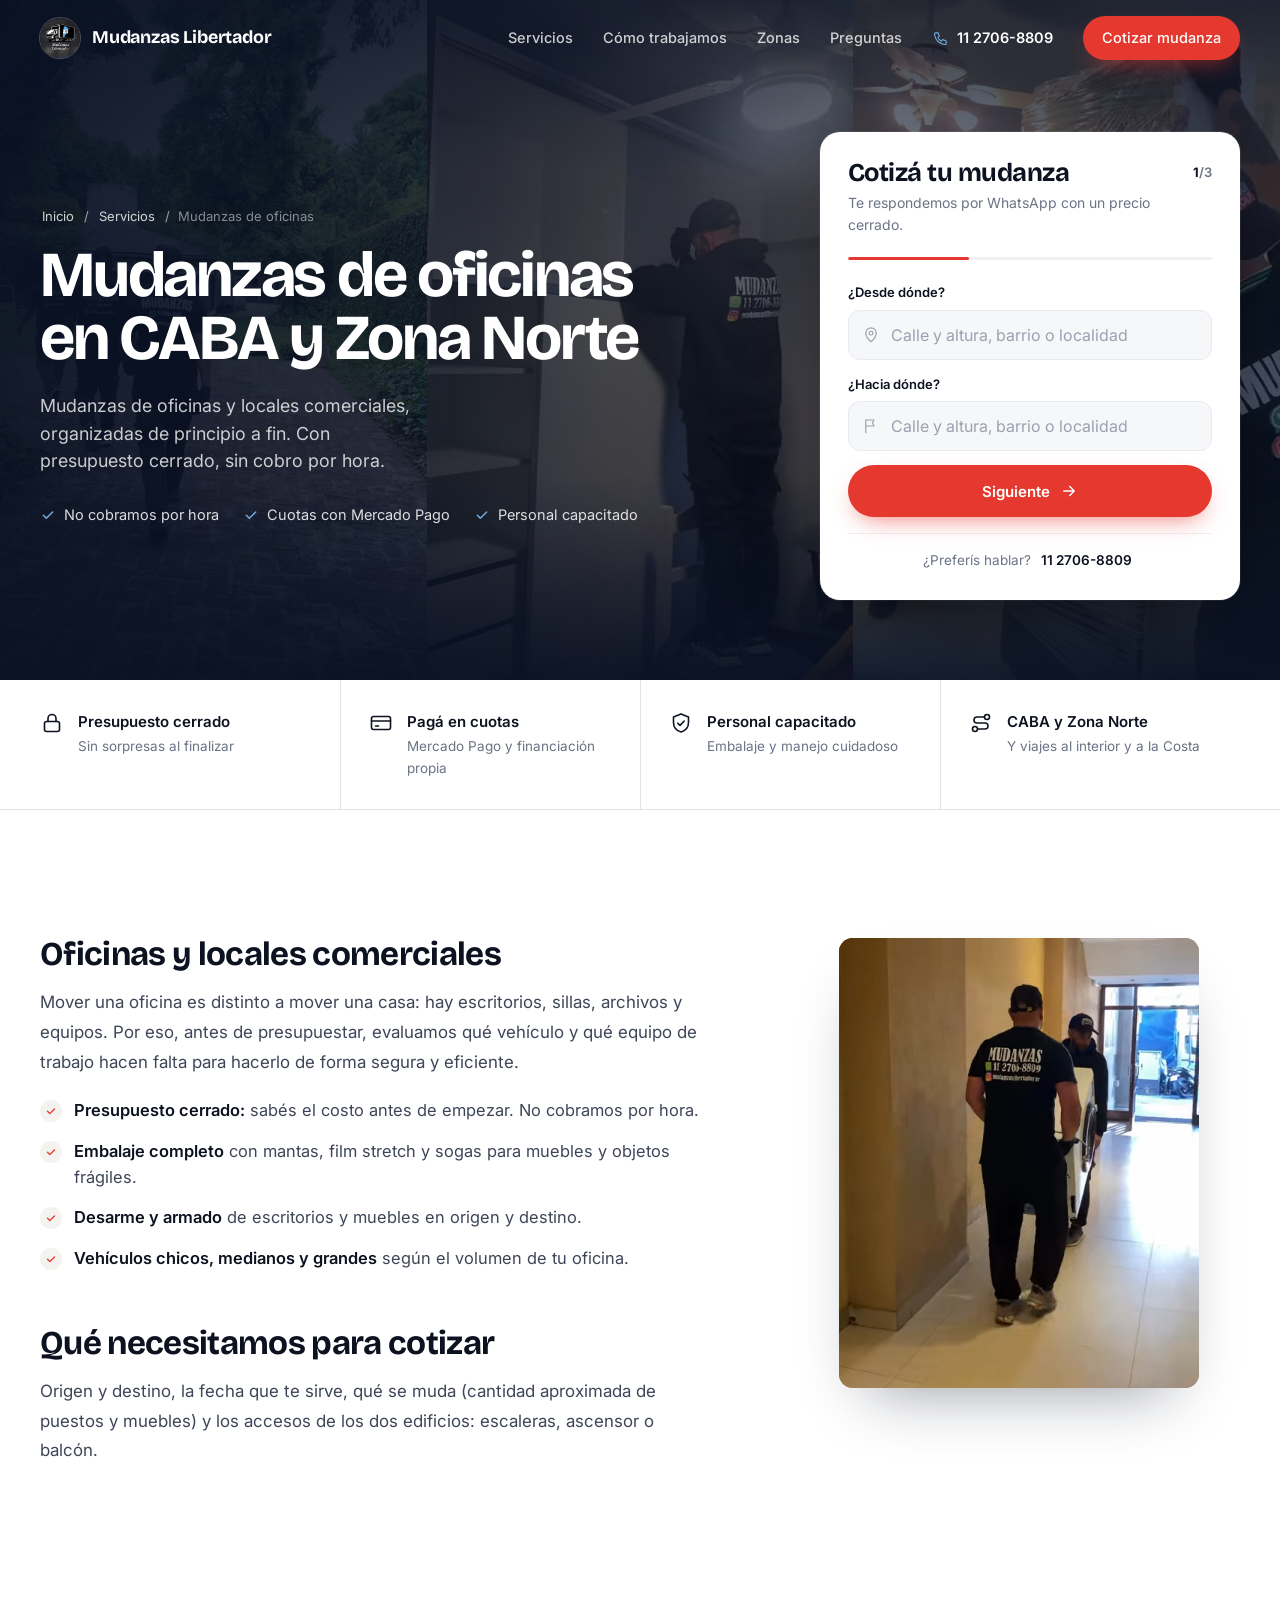
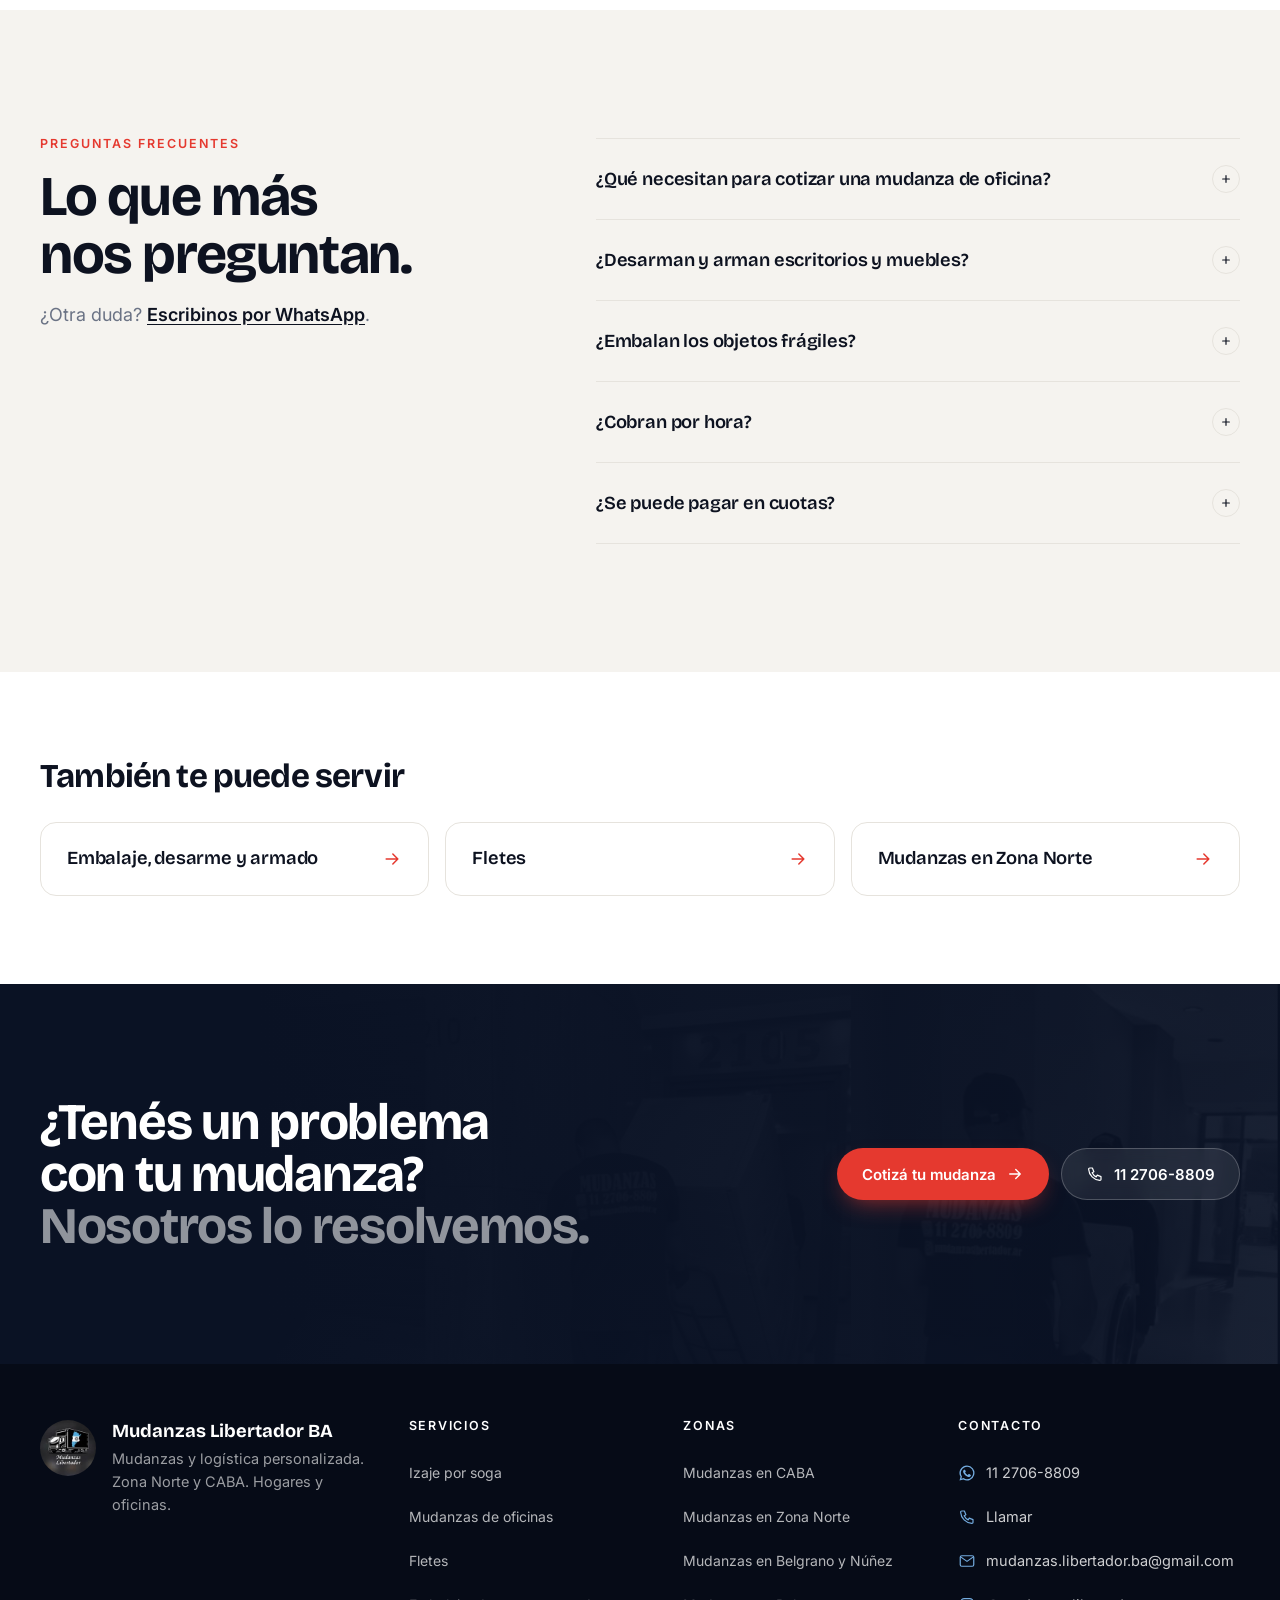
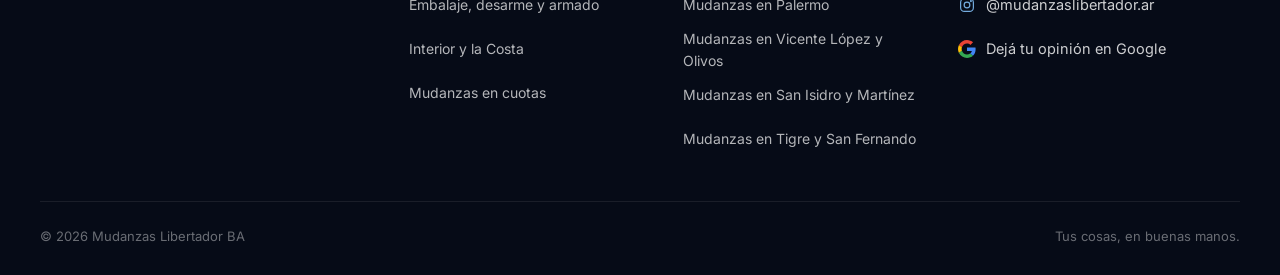
<file: mudanzas-de-oficinas.html>
<!doctype html>
<html lang="es-AR">
<head>
  <meta charset="utf-8">
  <meta name="viewport" content="width=device-width, initial-scale=1, viewport-fit=cover">
  <title>Mudanzas de Oficinas en CABA y Zona Norte | Mudanzas Libertador BA</title>
  <meta name="description" content="Mudanzas de oficinas en CABA y Zona Norte con presupuesto cerrado: embalaje completo, desarme y armado de muebles. Cotizá por WhatsApp.">
  <meta name="theme-color" content="#0a1224">
  <meta name="robots" content="index, follow, max-image-preview:large">
  <!-- REEMPLAZAR https://www.tu-dominio.com.ar/ por el dominio definitivo (también en sitemap.xml y robots.txt) -->
  <link rel="canonical" href="https://www.tu-dominio.com.ar/mudanzas-de-oficinas.html">
  <meta property="og:type" content="website">
  <meta property="og:locale" content="es_AR">
  <meta property="og:site_name" content="Mudanzas Libertador BA">
  <meta property="og:title" content="Mudanzas de Oficinas en CABA y Zona Norte | Mudanzas Libertador BA">
  <meta property="og:description" content="Mudanzas de oficinas en CABA y Zona Norte con presupuesto cerrado: embalaje completo, desarme y armado de muebles. Cotizá por WhatsApp.">
  <meta property="og:url" content="https://www.tu-dominio.com.ar/mudanzas-de-oficinas.html">
  <meta property="og:image" content="https://www.tu-dominio.com.ar/assets/img/og-image.jpg">
  <meta property="og:image:width" content="1200">
  <meta property="og:image:height" content="630">
  <meta property="og:image:alt" content="Mudanzas Libertador BA: tus cosas, en buenas manos.">
  <meta name="twitter:card" content="summary_large_image">
  <link rel="icon" href="assets/img/icon-32.png" sizes="32x32" type="image/png">
  <link rel="apple-touch-icon" href="assets/img/icon-180.png">
  <link rel="preload" as="image" href="assets/video/hero-desktop-poster.webp" type="image/webp" media="(min-width: 1101px), (min-width: 761px) and (orientation: landscape)" fetchpriority="high">
  <link rel="preload" as="image" href="assets/video/hero-mobile-poster.webp" type="image/webp" media="(max-width: 760px), (max-width: 1100px) and (orientation: portrait)" fetchpriority="high">
  <link rel="preconnect" href="https://fonts.googleapis.com">
  <link rel="preconnect" href="https://fonts.gstatic.com" crossorigin>
  <link href="https://fonts.googleapis.com/css2?family=Bricolage+Grotesque:opsz,wght@12..96,500..800&family=Inter:wght@400;500;600;700&display=swap" rel="stylesheet">
  <link rel="stylesheet" href="assets/css/styles.css">
  <script type="application/ld+json">{"@context": "https://schema.org", "@type": "Service", "name": "Mudanzas de oficinas en CABA y Zona Norte", "serviceType": "Mudanzas de oficinas", "description": "Mudanzas de oficinas en CABA y Zona Norte con presupuesto cerrado: embalaje completo, desarme y armado de muebles. Cotizá por WhatsApp.", "url": "https://www.tu-dominio.com.ar/mudanzas-de-oficinas.html", "provider": {"@type": "MovingCompany", "@id": "https://www.tu-dominio.com.ar/#empresa", "name": "Mudanzas Libertador BA", "telephone": "+54 9 11 2706-8809", "url": "https://www.tu-dominio.com.ar/"}, "areaServed": [{"@type": "City", "name": "Ciudad Autónoma de Buenos Aires"}, {"@type": "AdministrativeArea", "name": "Zona Norte, Gran Buenos Aires"}]}</script>
  <script type="application/ld+json">{"@context": "https://schema.org", "@type": "FAQPage", "mainEntity": [{"@type": "Question", "name": "¿Qué necesitan para cotizar una mudanza de oficina?", "acceptedAnswer": {"@type": "Answer", "text": "Origen y destino, fecha, qué se muda y los accesos de cada edificio (escaleras, ascensor, balcón)."}}, {"@type": "Question", "name": "¿Desarman y arman escritorios y muebles?", "acceptedAnswer": {"@type": "Answer", "text": "Sí. Desarmamos en origen lo que haga falta y lo volvemos a armar en destino."}}, {"@type": "Question", "name": "¿Embalan los objetos frágiles?", "acceptedAnswer": {"@type": "Answer", "text": "Sí, hacemos embalaje completo con mantas, film stretch y sogas."}}, {"@type": "Question", "name": "¿Cobran por hora?", "acceptedAnswer": {"@type": "Answer", "text": "No. Trabajamos con presupuesto cerrado: el precio que acordamos es el precio final."}}, {"@type": "Question", "name": "¿Se puede pagar en cuotas?", "acceptedAnswer": {"@type": "Answer", "text": "Sí, con Mercado Pago o con nuestra financiación propia. Ver cómo funcionan las cuotas."}}]}</script>
  <script type="application/ld+json">{"@context": "https://schema.org", "@type": "BreadcrumbList", "itemListElement": [{"@type": "ListItem", "position": 1, "name": "Inicio", "item": "https://www.tu-dominio.com.ar/"}, {"@type": "ListItem", "position": 2, "name": "Servicios", "item": "https://www.tu-dominio.com.ar/#servicios"}, {"@type": "ListItem", "position": 3, "name": "Mudanzas de oficinas", "item": "https://www.tu-dominio.com.ar/mudanzas-de-oficinas.html"}]}</script>
  <!-- ================= MEDICIÓN Y ANUNCIOS (desactivado) =================
       1) Google tag (GA4 + Google Ads): descomentar y reemplazar G-XXXXXXXXXX y AW-XXXXXXXXX.
       2) Meta Pixel: descomentar y reemplazar el ID 000000000000000.
       3) Cargar los labels de conversión en assets/js/main.js (objeto ADS).
  <script async src="https://www.googletagmanager.com/gtag/js?id=G-XXXXXXXXXX"></script>
  <script>
    window.dataLayer = window.dataLayer || [];
    function gtag(){dataLayer.push(arguments);}
    gtag('js', new Date());
    gtag('config', 'G-XXXXXXXXXX');
    gtag('config', 'AW-XXXXXXXXX');
  </script>
  <script>
    !function(f,b,e,v,n,t,s){if(f.fbq)return;n=f.fbq=function(){n.callMethod?n.callMethod.apply(n,arguments):n.queue.push(arguments)};if(!f._fbq)f._fbq=n;n.push=n;n.loaded=!0;n.version='2.0';n.queue=[];t=b.createElement(e);t.async=!0;t.src=v;s=b.getElementsByTagName(e)[0];s.parentNode.insertBefore(t,s)}(window,document,'script','https://connect.facebook.net/en_US/fbevents.js');
    fbq('init', '000000000000000');
    fbq('track', 'PageView');
  </script>
  ======================================================================= -->
</head>
<body>
  <a class="skip" href="#contenido">Saltar al contenido</a>

  <header class="hdr" id="hdr">
    <div class="wrap hdr__in">
      <a class="logo" href="index.html" aria-label="Mudanzas Libertador BA, inicio">
        <img src="assets/img/logo.jpg" alt="" width="40" height="40">
        <span>Mudanzas Libertador</span>
      </a>
      <nav class="nav" id="nav" aria-label="Principal">
        <a href="index.html#servicios">Servicios</a>
        <a href="index.html#proceso">Cómo trabajamos</a>
        <a href="index.html#zonas">Zonas</a>
        <a href="#faq">Preguntas</a>
        <a class="nav__tel" href="tel:+5491127068809"><svg class="ic" aria-hidden="true"><use href="#i-phone"/></svg>11 2706-8809</a>
        <a class="btn btn--accent btn--sm" href="#cotizar" data-focus-quote>Cotizar mudanza</a>
      </nav>
      <button class="burger" id="burger" aria-label="Abrir menú" aria-expanded="false" aria-controls="nav"><span></span><span></span></button>
    </div>
  </header>
  
  <main id="contenido">
    <section class="hero hero--page" id="top" aria-labelledby="h1">
      <div class="hero__bg" aria-hidden="true">
        <picture>
          <source media="(max-width: 760px), (max-width: 1100px) and (orientation: portrait)" srcset="assets/video/hero-mobile-poster.webp" type="image/webp">
          <source media="(max-width: 760px), (max-width: 1100px) and (orientation: portrait)" srcset="assets/video/hero-mobile-poster.jpg">
          <source srcset="assets/video/hero-desktop-poster.webp" type="image/webp">
          <img src="assets/video/hero-desktop-poster.jpg" alt="" width="1280" height="720" fetchpriority="high">
        </picture>
        <!-- Video de fondo (reel de Instagram, sin audio). main.js le carga el archivo según el ancho de pantalla
             y no lo carga con "Ahorro de datos" ni con "Reducir movimiento" (queda la imagen de arriba como póster). -->
        <video class="hero__video" autoplay muted loop playsinline preload="metadata" disablepictureinpicture
               data-hero-video data-desktop="assets/video/hero-desktop" data-mobile="assets/video/hero-mobile"></video>
      </div>
      <div class="hero__shade" aria-hidden="true"></div>
      <div class="wrap hero__in">
        <div class="hero__copy">
          <nav class="crumbs" aria-label="Ruta de navegación"><a href="index.html">Inicio</a> <span aria-hidden="true">/</span> <a href="index.html#servicios">Servicios</a> <span aria-hidden="true">/</span> <span aria-current="page">Mudanzas de oficinas</span></nav>
          <h1 id="h1">Mudanzas de oficinas en CABA y Zona Norte</h1>
          <p class="hero__lead">Mudanzas de oficinas y locales comerciales, organizadas de principio a fin. Con presupuesto cerrado, sin cobro por hora.</p>
          <ul class="ticks">
            <li><svg class="ic" aria-hidden="true"><use href="#i-check"/></svg>No cobramos por hora</li>
            <li><svg class="ic" aria-hidden="true"><use href="#i-check"/></svg>Cuotas con Mercado Pago</li>
            <li><svg class="ic" aria-hidden="true"><use href="#i-check"/></svg>Personal capacitado</li>
          </ul>
          <div class="hero__ctas">
            <a class="btn btn--accent" href="#cotizar" data-focus-quote>Cotizá tu mudanza<svg class="ic" aria-hidden="true"><use href="#i-arrow"/></svg></a>
            <a class="btn btn--glass" href="https://wa.me/5491127068809?text=Hola%20Mudanzas%20Libertador%2C%20quiero%20consultar%20por%20una%20mudanza%20de%20oficina." target="_blank" rel="noopener"><svg class="ic" aria-hidden="true"><use href="#i-wa"/></svg>WhatsApp</a>
          </div>
        </div>

        <div class="quote" id="cotizar">
          <form id="qf" novalidate aria-labelledby="qf-title" data-context="Mudanza de oficina">
            <div class="quote__head">
              <div>
                <h2 id="qf-title">Cotizá tu mudanza</h2>
                <p>Te respondemos por WhatsApp con un precio cerrado.</p>
              </div>
              <span class="quote__count" aria-live="polite"><b id="qf-step">1</b>/3</span>
            </div>
            <div class="quote__bar" aria-hidden="true"><span id="qf-bar"></span></div>

            <fieldset class="qs is-active" data-step="1">
              <legend class="sr">Paso 1: origen y destino</legend>
              <p class="sr" id="q-addr-help">Escribí al menos 3 letras para ver sugerencias de direcciones. Usá las flechas para elegir y Enter para confirmar.</p>
              <label class="fl"><span>¿Desde dónde?</span>
                <span class="fl__box"><svg class="ic" aria-hidden="true"><use href="#i-pin"/></svg><input name="origen" id="q-origen" type="text" placeholder="Calle y altura, barrio o localidad" required autocomplete="off" autocapitalize="words" spellcheck="false" enterkeyhint="next" data-addr role="combobox" aria-autocomplete="list" aria-expanded="false" aria-controls="q-origen-list" aria-describedby="q-addr-help"></span>
              </label>
              <label class="fl"><span>¿Hacia dónde?</span>
                <span class="fl__box"><svg class="ic" aria-hidden="true"><use href="#i-flag"/></svg><input name="destino" id="q-destino" type="text" placeholder="Calle y altura, barrio o localidad" required autocomplete="off" autocapitalize="words" spellcheck="false" enterkeyhint="next" data-addr role="combobox" aria-autocomplete="list" aria-expanded="false" aria-controls="q-destino-list" aria-describedby="q-addr-help"></span>
              </label>
              <button class="btn btn--accent btn--block" type="button" data-next>Siguiente<svg class="ic" aria-hidden="true"><use href="#i-arrow"/></svg></button>
            </fieldset>

            <fieldset class="qs" data-step="2">
              <legend class="sr">Paso 2: fecha y qué se muda</legend>
              <label class="fl"><span>Fecha</span>
                <span class="fl__box fl__box--plain"><input name="fecha" id="q-fecha" type="date"></span>
              </label>
              <label class="mini"><input type="checkbox" id="q-sinfecha"> Todavía no tengo fecha</label>
              <p class="fl__lbl" id="q-que-lbl">¿Qué se muda?</p>
              <div class="chips" role="group" aria-labelledby="q-que-lbl">
                <label class="chip"><input type="radio" name="tipo" value="Departamento"><span>Departamento</span></label>
                <label class="chip"><input type="radio" name="tipo" value="Casa"><span>Casa</span></label>
                <label class="chip"><input type="radio" name="tipo" value="Oficina"><span>Oficina</span></label>
                <label class="chip"><input type="radio" name="tipo" value="Algunos muebles / flete"><span>Algunos muebles</span></label>
              </div>
              <label class="fl"><span class="sr">Detalle de lo que se muda</span>
                <textarea name="detalle" id="q-detalle" rows="2" placeholder="Detalle opcional: ambientes, heladera, sillón, cajas…"></textarea>
              </label>
              <div class="qs__nav">
                <button class="btn btn--ghost" type="button" data-prev>Atrás</button>
                <button class="btn btn--accent" type="button" data-next>Siguiente<svg class="ic" aria-hidden="true"><use href="#i-arrow"/></svg></button>
              </div>
            </fieldset>

            <fieldset class="qs" data-step="3">
              <legend class="sr">Paso 3: accesos y nombre</legend>
              <p class="fl__lbl" id="q-acc-lbl">Accesos</p>
              <div class="chips" role="group" aria-labelledby="q-acc-lbl">
                <label class="chip"><input type="checkbox" name="accesos" value="Escaleras"><span>Escaleras</span></label>
                <label class="chip"><input type="checkbox" name="accesos" value="Ascensor"><span>Ascensor</span></label>
                <label class="chip"><input type="checkbox" name="accesos" value="Balcón"><span>Balcón</span></label>
              </div>
              <label class="fl"><span class="sr">Detalle de accesos</span>
                <span class="fl__box"><svg class="ic" aria-hidden="true"><use href="#i-building"/></svg><input name="acc_det" id="q-accdet" type="text" placeholder="Piso, tamaño del ascensor… (opcional)"></span>
              </label>
              <label class="fl"><span>Tu nombre</span>
                <span class="fl__box"><svg class="ic" aria-hidden="true"><use href="#i-user"/></svg><input name="nombre" id="q-nombre" type="text" placeholder="¿Cómo te llamás?" required autocomplete="given-name"></span>
              </label>
              <div class="qs__nav">
                <button class="btn btn--ghost" type="button" data-prev>Atrás</button>
                <button class="btn btn--wa" type="submit"><svg class="ic" aria-hidden="true"><use href="#i-wa"/></svg>Enviar por WhatsApp</button>
              </div>
            </fieldset>
            <p class="quote__err" id="qf-err" role="alert" hidden></p>
            <p class="quote__alt">¿Preferís hablar? <a href="tel:+5491127068809">11 2706-8809</a></p>
          </form>
        </div>
      </div>
    </section>

    <section class="trust" aria-label="Por qué elegirnos">
      <div class="wrap trust__in">
        <div class="trust__item reveal"><svg class="ic" aria-hidden="true"><use href="#i-lock"/></svg><div><b>Presupuesto cerrado</b><span>Sin sorpresas al finalizar</span></div></div>
        <div class="trust__item reveal"><svg class="ic" aria-hidden="true"><use href="#i-card"/></svg><div><b>Pagá en cuotas</b><span>Mercado Pago y financiación propia</span></div></div>
        <div class="trust__item reveal"><svg class="ic" aria-hidden="true"><use href="#i-shield"/></svg><div><b>Personal capacitado</b><span>Embalaje y manejo cuidadoso</span></div></div>
        <div class="trust__item reveal"><svg class="ic" aria-hidden="true"><use href="#i-route"/></svg><div><b>CABA y Zona Norte</b><span>Y viajes al interior y a la Costa</span></div></div>
      </div>
    </section>

    <section class="sec">
      <div class="wrap lp">
        <article class="prose reveal">
<h2>Oficinas y locales comerciales</h2>
<p>Mover una oficina es distinto a mover una casa: hay escritorios, sillas, archivos y equipos. Por eso, antes de presupuestar, evaluamos qué vehículo y qué equipo de trabajo hacen falta para hacerlo de forma segura y eficiente.</p>
<ul class="checks">
<li><strong>Presupuesto cerrado:</strong> sabés el costo antes de empezar. No cobramos por hora.</li>
<li><strong>Embalaje completo</strong> con mantas, film stretch y sogas para muebles y objetos frágiles.</li>
<li><strong>Desarme y armado</strong> de escritorios y muebles en origen y destino.</li>
<li><strong>Vehículos chicos, medianos y grandes</strong> según el volumen de tu oficina.</li>
</ul>
<h2>Qué necesitamos para cotizar</h2>
<p>Origen y destino, la fecha que te sirve, qué se muda (cantidad aproximada de puestos y muebles) y los accesos de los dos edificios: escaleras, ascensor o balcón.</p>
        </article>
        <figure class="lp__photo reveal">
          <div class="vclip" data-vclip="assets/video/clip-pasillo"><picture><source srcset="assets/video/clip-pasillo.webp" type="image/webp"><img src="assets/video/clip-pasillo.jpg" alt="Dos integrantes del equipo trasladando un electrodoméstico por el hall de un edificio" width="480" height="600" loading="lazy" decoding="async"></picture><video muted loop playsinline preload="none" aria-hidden="true" tabindex="-1" disablepictureinpicture></video></div>
        </figure>
      </div>
    </section>

    <section class="sec sec--paper" id="faq" aria-labelledby="f-title">
      <div class="wrap faq">
        <div class="faq__head reveal">
          <p class="kicker">Preguntas frecuentes</p>
          <h2 id="f-title">Lo que más nos preguntan.</h2>
          <p class="lead">¿Otra duda? <a href="https://wa.me/5491127068809?text=Hola%20Mudanzas%20Libertador%2C%20quiero%20consultar%20por%20una%20mudanza%20de%20oficina." target="_blank" rel="noopener">Escribinos por WhatsApp</a>.</p>
        </div>
        <div class="faq__list reveal">
          <details><summary>¿Qué necesitan para cotizar una mudanza de oficina?</summary><p>Origen y destino, fecha, qué se muda y los accesos de cada edificio (escaleras, ascensor, balcón).</p></details>
          <details><summary>¿Desarman y arman escritorios y muebles?</summary><p>Sí. Desarmamos en origen lo que haga falta y lo volvemos a armar en destino.</p></details>
          <details><summary>¿Embalan los objetos frágiles?</summary><p>Sí, hacemos embalaje completo con mantas, film stretch y sogas.</p></details>
          <details><summary>¿Cobran por hora?</summary><p>No. Trabajamos con presupuesto cerrado: el precio que acordamos es el precio final.</p></details>
          <details><summary>¿Se puede pagar en cuotas?</summary><p>Sí, con Mercado Pago o con nuestra financiación propia. <a href="mudanzas-en-cuotas.html">Ver cómo funcionan las cuotas</a>.</p></details>
        </div>
      </div>
    </section>

    <section class="sec sec--tight" aria-labelledby="r-title">
      <div class="wrap">
        <h2 class="rel__title" id="r-title">También te puede servir</h2>
        <div class="rels">
          <a class="rel reveal" href="embalaje-y-armado-de-muebles.html"><span>Embalaje, desarme y armado</span><svg class="ic" aria-hidden="true"><use href="#i-arrow"/></svg></a>
          <a class="rel reveal" href="fletes.html"><span>Fletes</span><svg class="ic" aria-hidden="true"><use href="#i-arrow"/></svg></a>
          <a class="rel reveal" href="mudanzas-zona-norte.html"><span>Mudanzas en Zona Norte</span><svg class="ic" aria-hidden="true"><use href="#i-arrow"/></svg></a>
        </div>
      </div>
    </section>

    <section class="cta" aria-labelledby="c-title">
      <div class="wrap cta__in reveal">
        <h2 id="c-title">¿Tenés un problema con tu mudanza? <span>Nosotros lo resolvemos.</span></h2>
        <div class="cta__btns">
          <a class="btn btn--accent" href="#cotizar" data-focus-quote>Cotizá tu mudanza<svg class="ic" aria-hidden="true"><use href="#i-arrow"/></svg></a>
          <a class="btn btn--glass" href="tel:+5491127068809"><svg class="ic" aria-hidden="true"><use href="#i-phone"/></svg>11 2706-8809</a>
        </div>
      </div>
    </section>
  </main>

  <footer class="ftr">
    <div class="wrap ftr__grid">
      <div class="ftr__brand">
        <img src="assets/img/logo.jpg" alt="Logo de Mudanzas Libertador BA" width="56" height="56" loading="lazy" decoding="async">
        <div><b>Mudanzas Libertador BA</b><span>Mudanzas y logística personalizada.<br>Zona Norte y CABA. Hogares y oficinas.</span></div>
      </div>
      <nav aria-label="Servicios">
        <p class="ftr__h">Servicios</p>
        <ul class="ftr__col">
          <li><a href="izaje-de-muebles-por-soga.html">Izaje por soga</a></li>
          <li><a href="mudanzas-de-oficinas.html">Mudanzas de oficinas</a></li>
          <li><a href="fletes.html">Fletes</a></li>
          <li><a href="embalaje-y-armado-de-muebles.html">Embalaje, desarme y armado</a></li>
          <li><a href="mudanzas-al-interior-y-a-la-costa.html">Interior y la Costa</a></li>
          <li><a href="mudanzas-en-cuotas.html">Mudanzas en cuotas</a></li>
        </ul>
      </nav>
      <nav aria-label="Zonas">
        <p class="ftr__h">Zonas</p>
        <ul class="ftr__col">
          <li><a href="mudanzas-caba.html">Mudanzas en CABA</a></li>
          <li><a href="mudanzas-zona-norte.html">Mudanzas en Zona Norte</a></li>
          <li><a href="mudanzas-belgrano-nunez.html">Mudanzas en Belgrano y Núñez</a></li>
          <li><a href="mudanzas-palermo.html">Mudanzas en Palermo</a></li>
          <li><a href="mudanzas-vicente-lopez-olivos.html">Mudanzas en Vicente López y Olivos</a></li>
          <li><a href="mudanzas-san-isidro-martinez.html">Mudanzas en San Isidro y Martínez</a></li>
          <li><a href="mudanzas-tigre-san-fernando.html">Mudanzas en Tigre y San Fernando</a></li>
        </ul>
      </nav>
      <div>
        <p class="ftr__h">Contacto</p>
        <ul class="ftr__links">
          <li><a href="https://wa.me/5491127068809" target="_blank" rel="noopener"><svg class="ic" aria-hidden="true"><use href="#i-wa"/></svg>11 2706-8809</a></li>
          <li><a href="tel:+5491127068809"><svg class="ic" aria-hidden="true"><use href="#i-phone"/></svg>Llamar</a></li>
          <li><a href="mailto:mudanzas.libertador.ba@gmail.com"><svg class="ic" aria-hidden="true"><use href="#i-mail"/></svg>mudanzas.libertador.ba@gmail.com</a></li>
          <li><a href="https://www.instagram.com/mudanzaslibertador.ar/" target="_blank" rel="noopener"><svg class="ic" aria-hidden="true"><use href="#i-ig"/></svg>@mudanzaslibertador.ar</a></li>
        <li><a href="https://share.google/Xvqq46blmaVdApBMl" target="_blank" rel="noopener" data-review><svg class="ic" aria-hidden="true"><use href="#i-google"/></svg>Dejá tu opinión en Google</a></li>
        </ul>
      </div>
    </div>
    <div class="wrap ftr__base"><span>© <span id="yr">2026</span> Mudanzas Libertador BA</span><span>Tus cosas, en buenas manos.</span></div>
  </footer>

  <a class="wa is-hidden" href="https://wa.me/5491127068809?text=Hola%20Mudanzas%20Libertador%2C%20quiero%20consultar%20por%20una%20mudanza%20de%20oficina." target="_blank" rel="noopener" aria-label="Escribinos por WhatsApp"><svg aria-hidden="true"><use href="#i-wa"/></svg></a>

  <svg width="0" height="0" style="position:absolute" aria-hidden="true">
    <symbol id="i-google" viewBox="0 0 48 48"><path fill="#EA4335" d="M24 9.5c3.54 0 6.71 1.22 9.21 3.6l6.85-6.85C35.9 2.38 30.47 0 24 0 14.62 0 6.51 5.38 2.56 13.22l7.98 6.19C12.43 13.72 17.74 9.5 24 9.5z"/><path fill="#4285F4" d="M46.98 24.55c0-1.57-.15-3.09-.38-4.55H24v9.02h12.94c-.58 2.96-2.26 5.48-4.78 7.18l7.73 6c4.51-4.18 7.09-10.36 7.09-17.65z"/><path fill="#FBBC05" d="M10.53 28.59c-.48-1.45-.76-2.99-.76-4.59s.27-3.14.76-4.59l-7.98-6.19C.92 16.46 0 20.12 0 24c0 3.88.92 7.54 2.56 10.78l7.97-6.19z"/><path fill="#34A853" d="M24 48c6.48 0 11.93-2.13 15.89-5.81l-7.73-6c-2.15 1.45-4.92 2.3-8.16 2.3-6.26 0-11.57-4.22-13.47-9.91l-7.98 6.19C6.51 42.62 14.62 48 24 48z"/></symbol>
    <symbol id="i-star" viewBox="0 0 24 24" fill="none" stroke="currentColor" stroke-width="1.6" stroke-linejoin="round"><path d="M12 3.5l2.6 5.3 5.8.8-4.2 4.1 1 5.8L12 16.8l-5.2 2.7 1-5.8-4.2-4.1 5.8-.8z"/></symbol>
    <symbol id="i-check" viewBox="0 0 24 24" fill="none" stroke="currentColor" stroke-width="2.2" stroke-linecap="round" stroke-linejoin="round"><path d="M5 12.5l4.5 4.5L19 7.5"/></symbol>
    <symbol id="i-arrow" viewBox="0 0 24 24" fill="none" stroke="currentColor" stroke-width="1.8" stroke-linecap="round" stroke-linejoin="round"><path d="M5 12h14M13 6l6 6-6 6"/></symbol>
    <symbol id="i-phone" viewBox="0 0 24 24" fill="none" stroke="currentColor" stroke-width="1.6" stroke-linecap="round" stroke-linejoin="round"><path d="M5 4h3.5l2 5-2.3 1.4a11 11 0 0 0 5.4 5.4L15 13.5l5 2V19a1.5 1.5 0 0 1-1.6 1.5A16 16 0 0 1 3.5 5.6 1.5 1.5 0 0 1 5 4z"/></symbol>
    <symbol id="i-pin" viewBox="0 0 24 24" fill="none" stroke="currentColor" stroke-width="1.6" stroke-linecap="round" stroke-linejoin="round"><path d="M12 21s-7-6.1-7-11.5a7 7 0 0 1 14 0C19 14.9 12 21 12 21z"/><circle cx="12" cy="9.5" r="2.5"/></symbol>
    <symbol id="i-flag" viewBox="0 0 24 24" fill="none" stroke="currentColor" stroke-width="1.6" stroke-linecap="round" stroke-linejoin="round"><path d="M5 21V4M5 4h11l-2 4 2 4H5"/></symbol>
    <symbol id="i-cal" viewBox="0 0 24 24" fill="none" stroke="currentColor" stroke-width="1.6" stroke-linecap="round" stroke-linejoin="round"><rect x="3.5" y="5" width="17" height="15.5" rx="2"/><path d="M3.5 10h17M8 3v4M16 3v4"/></symbol>
    <symbol id="i-user" viewBox="0 0 24 24" fill="none" stroke="currentColor" stroke-width="1.6" stroke-linecap="round" stroke-linejoin="round"><circle cx="12" cy="8" r="4"/><path d="M4 20.5c1.5-4 4.5-5.5 8-5.5s6.5 1.5 8 5.5"/></symbol>
    <symbol id="i-lock" viewBox="0 0 24 24" fill="none" stroke="currentColor" stroke-width="1.6" stroke-linecap="round" stroke-linejoin="round"><rect x="4.5" y="10.5" width="15" height="10" rx="2"/><path d="M8 10.5V7.5a4 4 0 0 1 8 0v3"/></symbol>
    <symbol id="i-card" viewBox="0 0 24 24" fill="none" stroke="currentColor" stroke-width="1.6" stroke-linecap="round" stroke-linejoin="round"><rect x="2.5" y="5.5" width="19" height="13" rx="2"/><path d="M2.5 10h19M6.5 15h3"/></symbol>
    <symbol id="i-shield" viewBox="0 0 24 24" fill="none" stroke="currentColor" stroke-width="1.6" stroke-linecap="round" stroke-linejoin="round"><path d="M12 3l7.5 3v5.5c0 4.6-3.2 8.2-7.5 9.5-4.3-1.3-7.5-4.9-7.5-9.5V6z"/><path d="M8.8 12.2l2.2 2.2 4.2-4.4"/></symbol>
    <symbol id="i-route" viewBox="0 0 24 24" fill="none" stroke="currentColor" stroke-width="1.6" stroke-linecap="round" stroke-linejoin="round"><circle cx="6" cy="18" r="2.5"/><circle cx="18" cy="6" r="2.5"/><path d="M8.5 18H16a3 3 0 0 0 0-6H8a3 3 0 0 1 0-6h7.5"/></symbol>
    <symbol id="i-home" viewBox="0 0 24 24" fill="none" stroke="currentColor" stroke-width="1.6" stroke-linecap="round" stroke-linejoin="round"><path d="M3.5 10.5L12 4l8.5 6.5V20H15v-5.5H9V20H3.5z"/></symbol>
    <symbol id="i-building" viewBox="0 0 24 24" fill="none" stroke="currentColor" stroke-width="1.6" stroke-linecap="round" stroke-linejoin="round"><path d="M4.5 20.5V4.5h10v16M14.5 9.5h5v11M2.5 20.5h19M8 8h3M8 12h3M8 16h3"/></symbol>
    <symbol id="i-truck" viewBox="0 0 24 24" fill="none" stroke="currentColor" stroke-width="1.6" stroke-linecap="round" stroke-linejoin="round"><path d="M2.5 6.5h11.5v10H2.5zM14 9.5h4l3.5 3.5v3.5H14"/><circle cx="6.5" cy="17.5" r="1.8"/><circle cx="17.5" cy="17.5" r="1.8"/></symbol>
    <symbol id="i-box" viewBox="0 0 24 24" fill="none" stroke="currentColor" stroke-width="1.6" stroke-linecap="round" stroke-linejoin="round"><path d="M3.5 7.5L12 3.5l8.5 4v9L12 20.5l-8.5-4zM3.5 7.5L12 11.5l8.5-4M12 11.5v9"/></symbol>
    <symbol id="i-wrench" viewBox="0 0 24 24" fill="none" stroke="currentColor" stroke-width="1.6" stroke-linecap="round" stroke-linejoin="round"><path d="M14.5 6.5a4 4 0 0 0 5 5l-9 9a2.1 2.1 0 0 1-3-3l9-9a4 4 0 0 1-2-2z"/></symbol>
    <symbol id="i-hoist" viewBox="0 0 24 24" fill="none" stroke="currentColor" stroke-width="1.6" stroke-linecap="round" stroke-linejoin="round"><path d="M3.5 3.5h17M12 3.5v6M8 9.5h8v8H8zM12 17.5v3"/></symbol>
    <symbol id="i-ig" viewBox="0 0 24 24" fill="none" stroke="currentColor" stroke-width="1.6" stroke-linecap="round" stroke-linejoin="round"><rect x="3.5" y="3.5" width="17" height="17" rx="5"/><circle cx="12" cy="12" r="3.8"/><circle cx="17.2" cy="6.8" r=".6" fill="currentColor"/></symbol>
    <symbol id="i-mail" viewBox="0 0 24 24" fill="none" stroke="currentColor" stroke-width="1.6" stroke-linecap="round" stroke-linejoin="round"><rect x="3" y="5" width="18" height="14" rx="2"/><path d="M3.5 6.5l8.5 6 8.5-6"/></symbol>
    <symbol id="i-wa" viewBox="0 0 24 24"><path fill="currentColor" d="M12 2a10 10 0 0 0-8.6 15.1L2 22l5-1.3A10 10 0 1 0 12 2zm0 18.2a8.2 8.2 0 0 1-4.2-1.2l-.3-.2-3 .8.8-2.9-.2-.3A8.2 8.2 0 1 1 12 20.2zm4.5-6.1c-.2-.1-1.5-.7-1.7-.8-.2-.1-.4-.1-.6.1l-.8 1c-.1.2-.3.2-.5.1a6.7 6.7 0 0 1-3.3-2.9c-.3-.4.2-.4.7-1.4.1-.2 0-.3 0-.4l-.8-1.8c-.2-.5-.4-.4-.6-.4h-.5c-.2 0-.4.1-.7.3-.2.3-.9.9-.9 2.2s.9 2.5 1 2.7c.1.2 1.8 2.8 4.4 3.9 1.6.7 2.3.8 3.1.6.5-.1 1.5-.6 1.7-1.2.2-.6.2-1.1.2-1.2-.1-.1-.3-.2-.5-.3z"/></symbol>
  </svg>
  <script src="assets/js/main.js" defer></script>
</body>
</html>
</file>
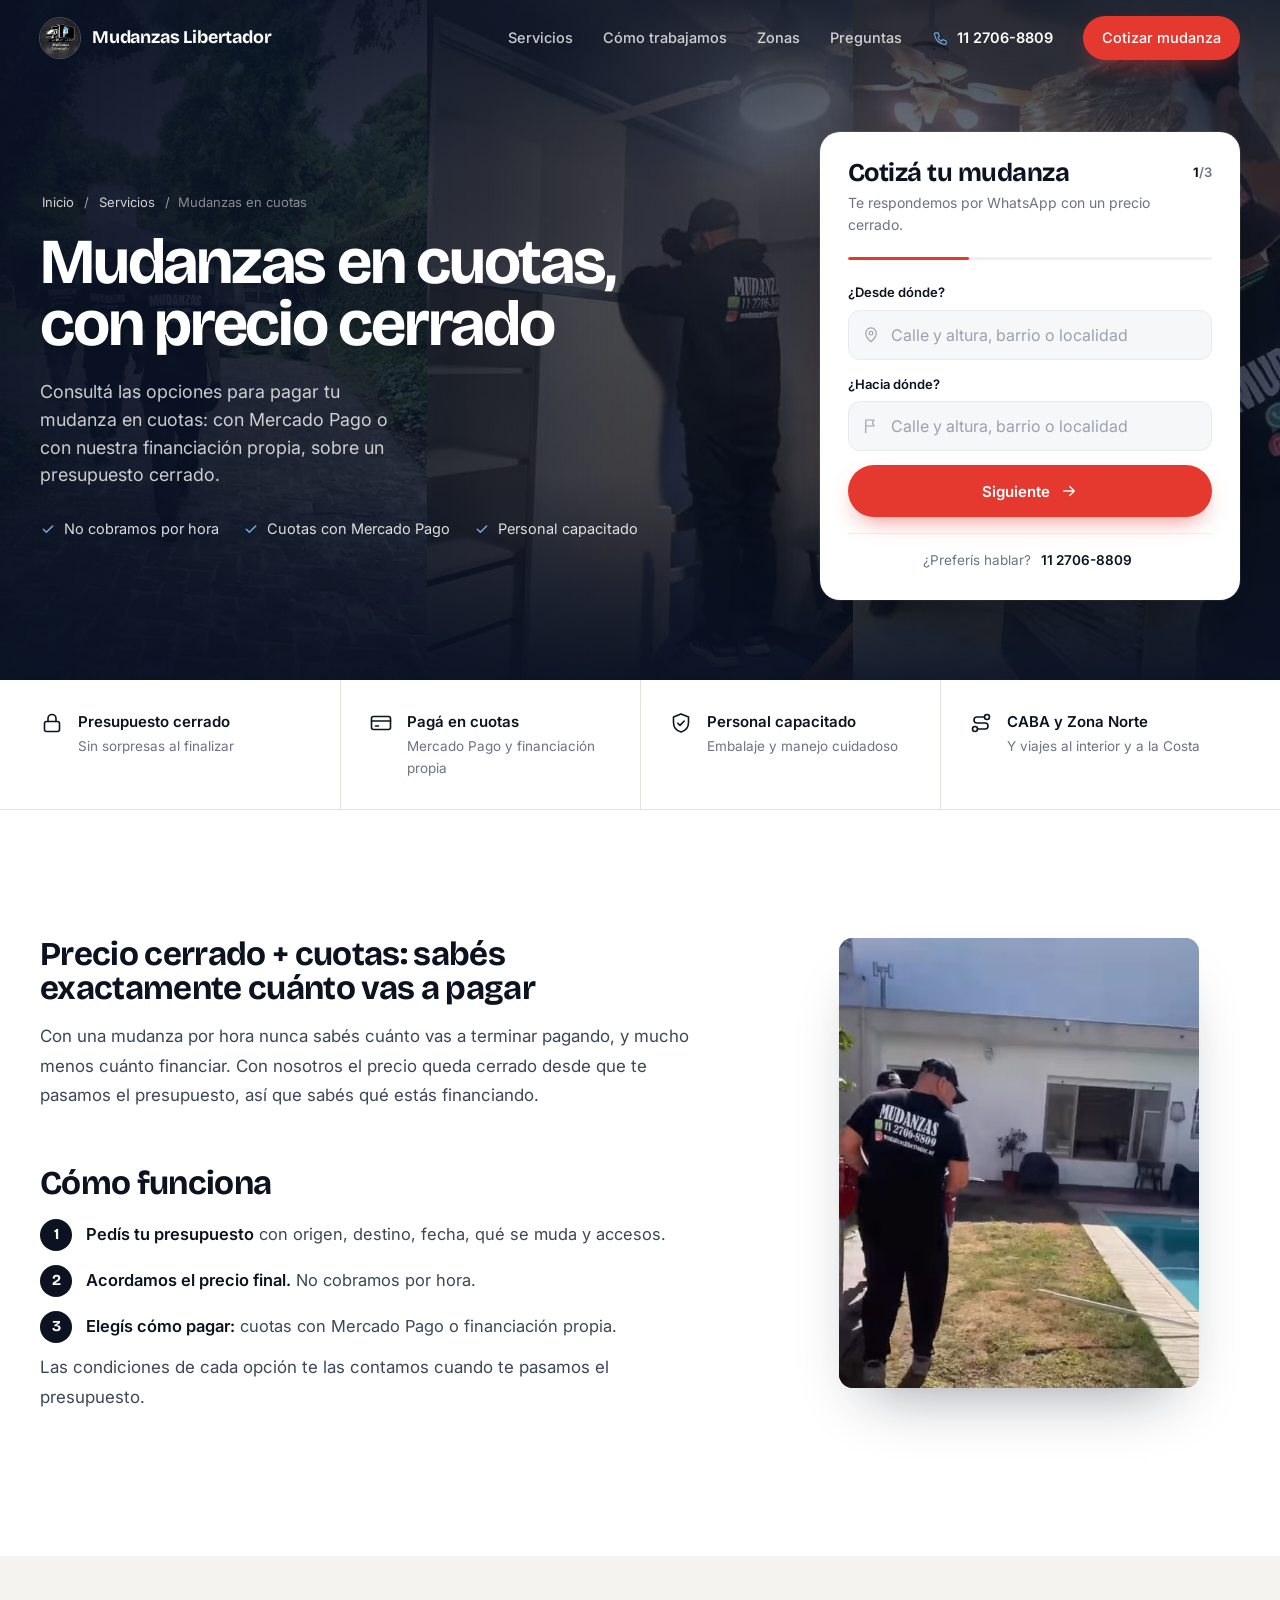
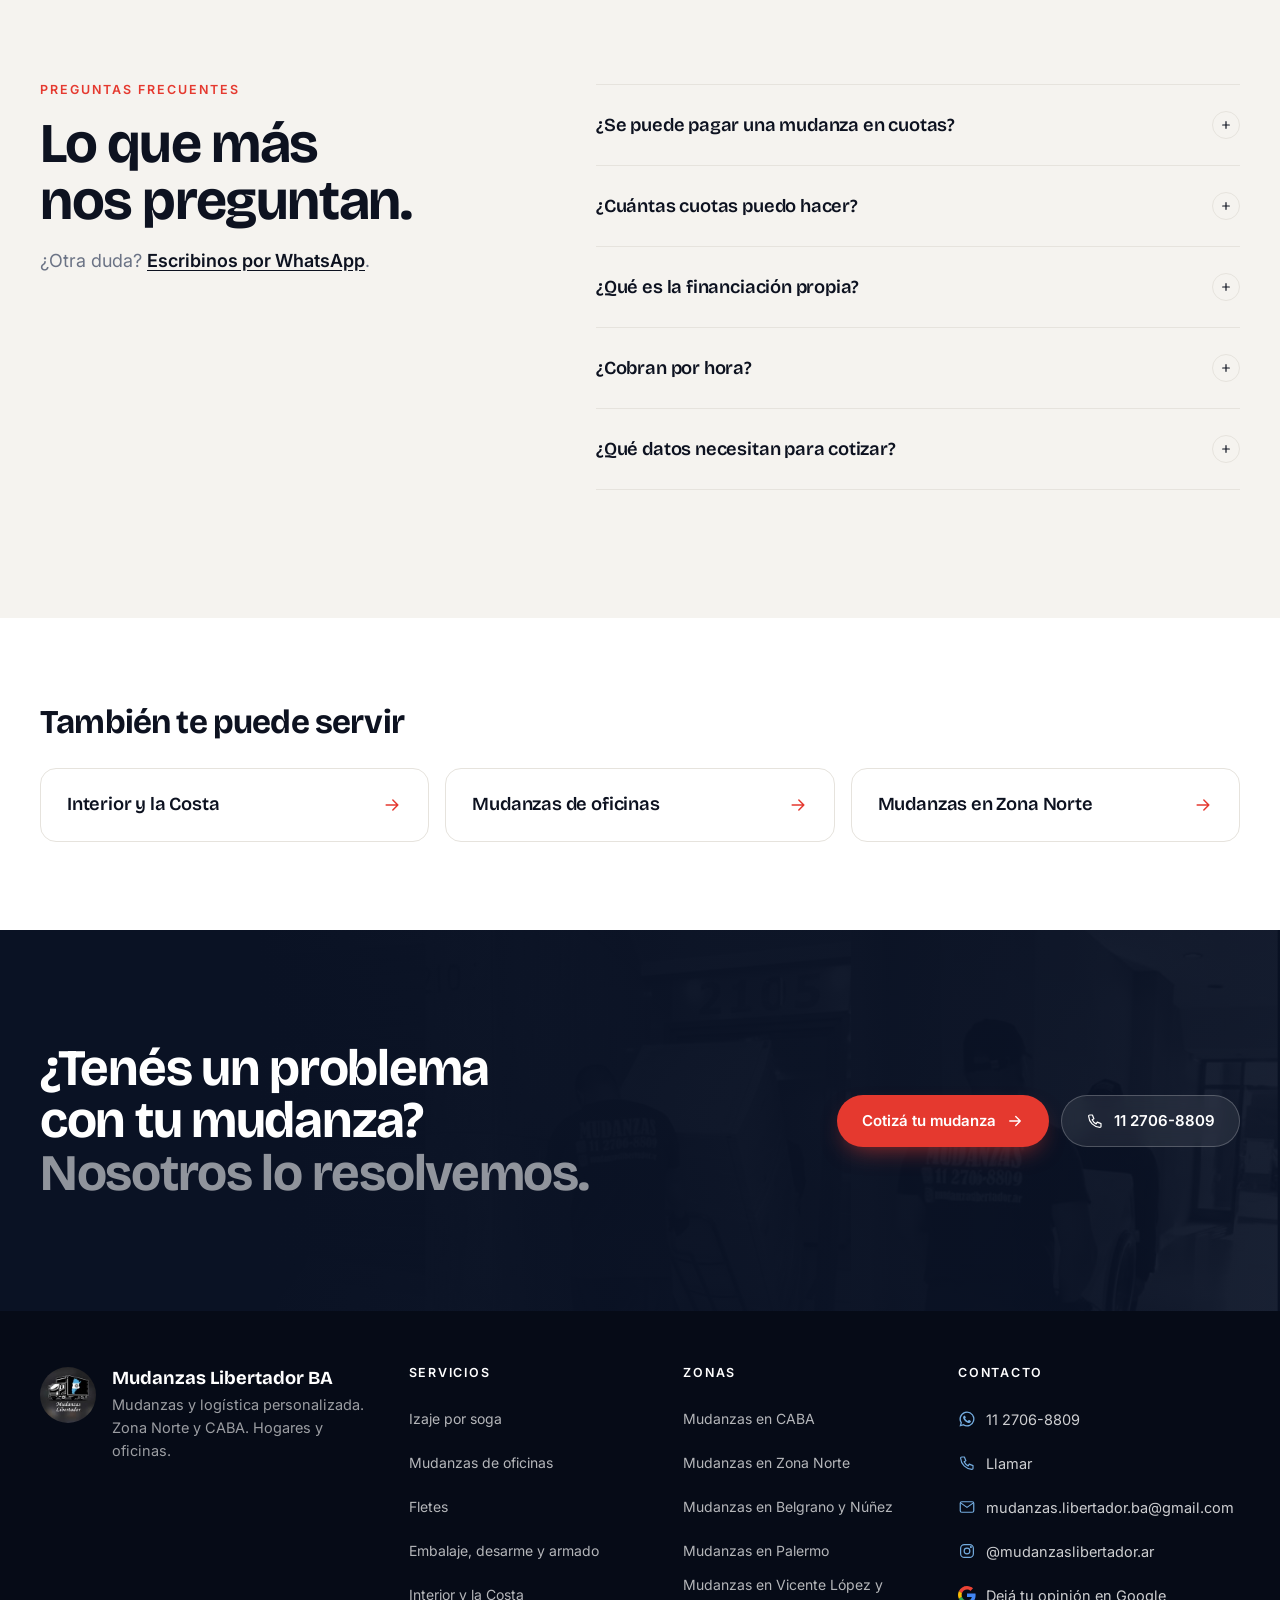
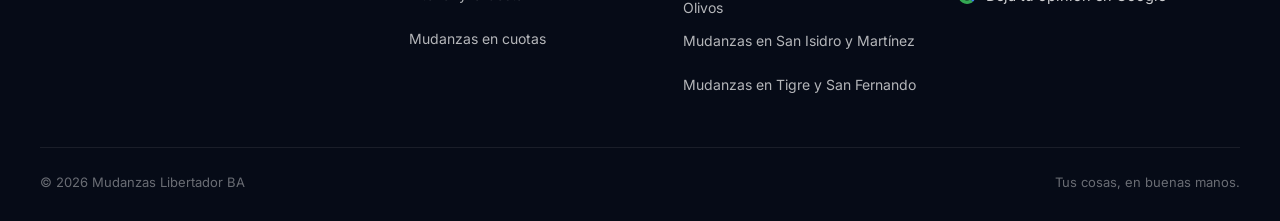
<file: mudanzas-en-cuotas.html>
<!doctype html>
<html lang="es-AR">
<head>
  <meta charset="utf-8">
  <meta name="viewport" content="width=device-width, initial-scale=1, viewport-fit=cover">
  <title>Mudanzas en Cuotas con Mercado Pago | Mudanzas Libertador BA</title>
  <meta name="description" content="Pagá tu mudanza en cuotas: presupuesto cerrado y financiación con Mercado Pago o propia. Mudanzas y fletes en CABA y Zona Norte. Consultá por WhatsApp.">
  <meta name="theme-color" content="#0a1224">
  <meta name="robots" content="index, follow, max-image-preview:large">
  <!-- REEMPLAZAR https://www.tu-dominio.com.ar/ por el dominio definitivo (también en sitemap.xml y robots.txt) -->
  <link rel="canonical" href="https://www.tu-dominio.com.ar/mudanzas-en-cuotas.html">
  <meta property="og:type" content="website">
  <meta property="og:locale" content="es_AR">
  <meta property="og:site_name" content="Mudanzas Libertador BA">
  <meta property="og:title" content="Mudanzas en Cuotas con Mercado Pago | Mudanzas Libertador BA">
  <meta property="og:description" content="Pagá tu mudanza en cuotas: presupuesto cerrado y financiación con Mercado Pago o propia. Mudanzas y fletes en CABA y Zona Norte. Consultá por WhatsApp.">
  <meta property="og:url" content="https://www.tu-dominio.com.ar/mudanzas-en-cuotas.html">
  <meta property="og:image" content="https://www.tu-dominio.com.ar/assets/img/og-image.jpg">
  <meta property="og:image:width" content="1200">
  <meta property="og:image:height" content="630">
  <meta property="og:image:alt" content="Mudanzas Libertador BA: tus cosas, en buenas manos.">
  <meta name="twitter:card" content="summary_large_image">
  <link rel="icon" href="assets/img/icon-32.png" sizes="32x32" type="image/png">
  <link rel="apple-touch-icon" href="assets/img/icon-180.png">
  <link rel="preload" as="image" href="assets/video/hero-desktop-poster.webp" type="image/webp" media="(min-width: 1101px), (min-width: 761px) and (orientation: landscape)" fetchpriority="high">
  <link rel="preload" as="image" href="assets/video/hero-mobile-poster.webp" type="image/webp" media="(max-width: 760px), (max-width: 1100px) and (orientation: portrait)" fetchpriority="high">
  <link rel="preconnect" href="https://fonts.googleapis.com">
  <link rel="preconnect" href="https://fonts.gstatic.com" crossorigin>
  <link href="https://fonts.googleapis.com/css2?family=Bricolage+Grotesque:opsz,wght@12..96,500..800&family=Inter:wght@400;500;600;700&display=swap" rel="stylesheet">
  <link rel="stylesheet" href="assets/css/styles.css">
  <script type="application/ld+json">{"@context": "https://schema.org", "@type": "Service", "name": "Mudanzas en cuotas, con precio cerrado", "serviceType": "Mudanzas en cuotas", "description": "Pagá tu mudanza en cuotas: presupuesto cerrado y financiación con Mercado Pago o propia. Mudanzas y fletes en CABA y Zona Norte. Consultá por WhatsApp.", "url": "https://www.tu-dominio.com.ar/mudanzas-en-cuotas.html", "provider": {"@type": "MovingCompany", "@id": "https://www.tu-dominio.com.ar/#empresa", "name": "Mudanzas Libertador BA", "telephone": "+54 9 11 2706-8809", "url": "https://www.tu-dominio.com.ar/"}, "areaServed": [{"@type": "City", "name": "Ciudad Autónoma de Buenos Aires"}, {"@type": "AdministrativeArea", "name": "Zona Norte, Gran Buenos Aires"}]}</script>
  <script type="application/ld+json">{"@context": "https://schema.org", "@type": "FAQPage", "mainEntity": [{"@type": "Question", "name": "¿Se puede pagar una mudanza en cuotas?", "acceptedAnswer": {"@type": "Answer", "text": "Sí, con Mercado Pago o con nuestra financiación propia."}}, {"@type": "Question", "name": "¿Cuántas cuotas puedo hacer?", "acceptedAnswer": {"@type": "Answer", "text": "Depende del medio de pago. Te contamos las opciones vigentes cuando te pasamos el presupuesto."}}, {"@type": "Question", "name": "¿Qué es la financiación propia?", "acceptedAnswer": {"@type": "Answer", "text": "Es una opción para pagar en cuotas que ofrecemos nosotros directamente. Consultanos las condiciones por WhatsApp."}}, {"@type": "Question", "name": "¿Cobran por hora?", "acceptedAnswer": {"@type": "Answer", "text": "No. Trabajamos con presupuesto cerrado: el precio que acordamos es el precio final."}}, {"@type": "Question", "name": "¿Qué datos necesitan para cotizar?", "acceptedAnswer": {"@type": "Answer", "text": "Origen y destino, fecha, qué se muda y los accesos (escaleras, ascensor, balcón). Podés cargarlos en el cotizador y nos llegan por WhatsApp."}}]}</script>
  <script type="application/ld+json">{"@context": "https://schema.org", "@type": "BreadcrumbList", "itemListElement": [{"@type": "ListItem", "position": 1, "name": "Inicio", "item": "https://www.tu-dominio.com.ar/"}, {"@type": "ListItem", "position": 2, "name": "Servicios", "item": "https://www.tu-dominio.com.ar/#servicios"}, {"@type": "ListItem", "position": 3, "name": "Mudanzas en cuotas", "item": "https://www.tu-dominio.com.ar/mudanzas-en-cuotas.html"}]}</script>
  <!-- ================= MEDICIÓN Y ANUNCIOS (desactivado) =================
       1) Google tag (GA4 + Google Ads): descomentar y reemplazar G-XXXXXXXXXX y AW-XXXXXXXXX.
       2) Meta Pixel: descomentar y reemplazar el ID 000000000000000.
       3) Cargar los labels de conversión en assets/js/main.js (objeto ADS).
  <script async src="https://www.googletagmanager.com/gtag/js?id=G-XXXXXXXXXX"></script>
  <script>
    window.dataLayer = window.dataLayer || [];
    function gtag(){dataLayer.push(arguments);}
    gtag('js', new Date());
    gtag('config', 'G-XXXXXXXXXX');
    gtag('config', 'AW-XXXXXXXXX');
  </script>
  <script>
    !function(f,b,e,v,n,t,s){if(f.fbq)return;n=f.fbq=function(){n.callMethod?n.callMethod.apply(n,arguments):n.queue.push(arguments)};if(!f._fbq)f._fbq=n;n.push=n;n.loaded=!0;n.version='2.0';n.queue=[];t=b.createElement(e);t.async=!0;t.src=v;s=b.getElementsByTagName(e)[0];s.parentNode.insertBefore(t,s)}(window,document,'script','https://connect.facebook.net/en_US/fbevents.js');
    fbq('init', '000000000000000');
    fbq('track', 'PageView');
  </script>
  ======================================================================= -->
</head>
<body>
  <a class="skip" href="#contenido">Saltar al contenido</a>

  <header class="hdr" id="hdr">
    <div class="wrap hdr__in">
      <a class="logo" href="index.html" aria-label="Mudanzas Libertador BA, inicio">
        <img src="assets/img/logo.jpg" alt="" width="40" height="40">
        <span>Mudanzas Libertador</span>
      </a>
      <nav class="nav" id="nav" aria-label="Principal">
        <a href="index.html#servicios">Servicios</a>
        <a href="index.html#proceso">Cómo trabajamos</a>
        <a href="index.html#zonas">Zonas</a>
        <a href="#faq">Preguntas</a>
        <a class="nav__tel" href="tel:+5491127068809"><svg class="ic" aria-hidden="true"><use href="#i-phone"/></svg>11 2706-8809</a>
        <a class="btn btn--accent btn--sm" href="#cotizar" data-focus-quote>Cotizar mudanza</a>
      </nav>
      <button class="burger" id="burger" aria-label="Abrir menú" aria-expanded="false" aria-controls="nav"><span></span><span></span></button>
    </div>
  </header>
  
  <main id="contenido">
    <section class="hero hero--page" id="top" aria-labelledby="h1">
      <div class="hero__bg" aria-hidden="true">
        <picture>
          <source media="(max-width: 760px), (max-width: 1100px) and (orientation: portrait)" srcset="assets/video/hero-mobile-poster.webp" type="image/webp">
          <source media="(max-width: 760px), (max-width: 1100px) and (orientation: portrait)" srcset="assets/video/hero-mobile-poster.jpg">
          <source srcset="assets/video/hero-desktop-poster.webp" type="image/webp">
          <img src="assets/video/hero-desktop-poster.jpg" alt="" width="1280" height="720" fetchpriority="high">
        </picture>
        <!-- Video de fondo (reel de Instagram, sin audio). main.js le carga el archivo según el ancho de pantalla
             y no lo carga con "Ahorro de datos" ni con "Reducir movimiento" (queda la imagen de arriba como póster). -->
        <video class="hero__video" autoplay muted loop playsinline preload="metadata" disablepictureinpicture
               data-hero-video data-desktop="assets/video/hero-desktop" data-mobile="assets/video/hero-mobile"></video>
      </div>
      <div class="hero__shade" aria-hidden="true"></div>
      <div class="wrap hero__in">
        <div class="hero__copy">
          <nav class="crumbs" aria-label="Ruta de navegación"><a href="index.html">Inicio</a> <span aria-hidden="true">/</span> <a href="index.html#servicios">Servicios</a> <span aria-hidden="true">/</span> <span aria-current="page">Mudanzas en cuotas</span></nav>
          <h1 id="h1">Mudanzas en cuotas, con precio cerrado</h1>
          <p class="hero__lead">Consultá las opciones para pagar tu mudanza en cuotas: con Mercado Pago o con nuestra financiación propia, sobre un presupuesto cerrado.</p>
          <ul class="ticks">
            <li><svg class="ic" aria-hidden="true"><use href="#i-check"/></svg>No cobramos por hora</li>
            <li><svg class="ic" aria-hidden="true"><use href="#i-check"/></svg>Cuotas con Mercado Pago</li>
            <li><svg class="ic" aria-hidden="true"><use href="#i-check"/></svg>Personal capacitado</li>
          </ul>
          <div class="hero__ctas">
            <a class="btn btn--accent" href="#cotizar" data-focus-quote>Cotizá tu mudanza<svg class="ic" aria-hidden="true"><use href="#i-arrow"/></svg></a>
            <a class="btn btn--glass" href="https://wa.me/5491127068809?text=Hola%20Mudanzas%20Libertador%2C%20quiero%20consultar%20por%20una%20mudanza%20en%20cuotas." target="_blank" rel="noopener"><svg class="ic" aria-hidden="true"><use href="#i-wa"/></svg>WhatsApp</a>
          </div>
        </div>

        <div class="quote" id="cotizar">
          <form id="qf" novalidate aria-labelledby="qf-title" data-context="Mudanza en cuotas">
            <div class="quote__head">
              <div>
                <h2 id="qf-title">Cotizá tu mudanza</h2>
                <p>Te respondemos por WhatsApp con un precio cerrado.</p>
              </div>
              <span class="quote__count" aria-live="polite"><b id="qf-step">1</b>/3</span>
            </div>
            <div class="quote__bar" aria-hidden="true"><span id="qf-bar"></span></div>

            <fieldset class="qs is-active" data-step="1">
              <legend class="sr">Paso 1: origen y destino</legend>
              <p class="sr" id="q-addr-help">Escribí al menos 3 letras para ver sugerencias de direcciones. Usá las flechas para elegir y Enter para confirmar.</p>
              <label class="fl"><span>¿Desde dónde?</span>
                <span class="fl__box"><svg class="ic" aria-hidden="true"><use href="#i-pin"/></svg><input name="origen" id="q-origen" type="text" placeholder="Calle y altura, barrio o localidad" required autocomplete="off" autocapitalize="words" spellcheck="false" enterkeyhint="next" data-addr role="combobox" aria-autocomplete="list" aria-expanded="false" aria-controls="q-origen-list" aria-describedby="q-addr-help"></span>
              </label>
              <label class="fl"><span>¿Hacia dónde?</span>
                <span class="fl__box"><svg class="ic" aria-hidden="true"><use href="#i-flag"/></svg><input name="destino" id="q-destino" type="text" placeholder="Calle y altura, barrio o localidad" required autocomplete="off" autocapitalize="words" spellcheck="false" enterkeyhint="next" data-addr role="combobox" aria-autocomplete="list" aria-expanded="false" aria-controls="q-destino-list" aria-describedby="q-addr-help"></span>
              </label>
              <button class="btn btn--accent btn--block" type="button" data-next>Siguiente<svg class="ic" aria-hidden="true"><use href="#i-arrow"/></svg></button>
            </fieldset>

            <fieldset class="qs" data-step="2">
              <legend class="sr">Paso 2: fecha y qué se muda</legend>
              <label class="fl"><span>Fecha</span>
                <span class="fl__box fl__box--plain"><input name="fecha" id="q-fecha" type="date"></span>
              </label>
              <label class="mini"><input type="checkbox" id="q-sinfecha"> Todavía no tengo fecha</label>
              <p class="fl__lbl" id="q-que-lbl">¿Qué se muda?</p>
              <div class="chips" role="group" aria-labelledby="q-que-lbl">
                <label class="chip"><input type="radio" name="tipo" value="Departamento"><span>Departamento</span></label>
                <label class="chip"><input type="radio" name="tipo" value="Casa"><span>Casa</span></label>
                <label class="chip"><input type="radio" name="tipo" value="Oficina"><span>Oficina</span></label>
                <label class="chip"><input type="radio" name="tipo" value="Algunos muebles / flete"><span>Algunos muebles</span></label>
              </div>
              <label class="fl"><span class="sr">Detalle de lo que se muda</span>
                <textarea name="detalle" id="q-detalle" rows="2" placeholder="Detalle opcional: ambientes, heladera, sillón, cajas…"></textarea>
              </label>
              <div class="qs__nav">
                <button class="btn btn--ghost" type="button" data-prev>Atrás</button>
                <button class="btn btn--accent" type="button" data-next>Siguiente<svg class="ic" aria-hidden="true"><use href="#i-arrow"/></svg></button>
              </div>
            </fieldset>

            <fieldset class="qs" data-step="3">
              <legend class="sr">Paso 3: accesos y nombre</legend>
              <p class="fl__lbl" id="q-acc-lbl">Accesos</p>
              <div class="chips" role="group" aria-labelledby="q-acc-lbl">
                <label class="chip"><input type="checkbox" name="accesos" value="Escaleras"><span>Escaleras</span></label>
                <label class="chip"><input type="checkbox" name="accesos" value="Ascensor"><span>Ascensor</span></label>
                <label class="chip"><input type="checkbox" name="accesos" value="Balcón"><span>Balcón</span></label>
              </div>
              <label class="fl"><span class="sr">Detalle de accesos</span>
                <span class="fl__box"><svg class="ic" aria-hidden="true"><use href="#i-building"/></svg><input name="acc_det" id="q-accdet" type="text" placeholder="Piso, tamaño del ascensor… (opcional)"></span>
              </label>
              <label class="fl"><span>Tu nombre</span>
                <span class="fl__box"><svg class="ic" aria-hidden="true"><use href="#i-user"/></svg><input name="nombre" id="q-nombre" type="text" placeholder="¿Cómo te llamás?" required autocomplete="given-name"></span>
              </label>
              <div class="qs__nav">
                <button class="btn btn--ghost" type="button" data-prev>Atrás</button>
                <button class="btn btn--wa" type="submit"><svg class="ic" aria-hidden="true"><use href="#i-wa"/></svg>Enviar por WhatsApp</button>
              </div>
            </fieldset>
            <p class="quote__err" id="qf-err" role="alert" hidden></p>
            <p class="quote__alt">¿Preferís hablar? <a href="tel:+5491127068809">11 2706-8809</a></p>
          </form>
        </div>
      </div>
    </section>

    <section class="trust" aria-label="Por qué elegirnos">
      <div class="wrap trust__in">
        <div class="trust__item reveal"><svg class="ic" aria-hidden="true"><use href="#i-lock"/></svg><div><b>Presupuesto cerrado</b><span>Sin sorpresas al finalizar</span></div></div>
        <div class="trust__item reveal"><svg class="ic" aria-hidden="true"><use href="#i-card"/></svg><div><b>Pagá en cuotas</b><span>Mercado Pago y financiación propia</span></div></div>
        <div class="trust__item reveal"><svg class="ic" aria-hidden="true"><use href="#i-shield"/></svg><div><b>Personal capacitado</b><span>Embalaje y manejo cuidadoso</span></div></div>
        <div class="trust__item reveal"><svg class="ic" aria-hidden="true"><use href="#i-route"/></svg><div><b>CABA y Zona Norte</b><span>Y viajes al interior y a la Costa</span></div></div>
      </div>
    </section>

    <section class="sec">
      <div class="wrap lp">
        <article class="prose reveal">
<h2>Precio cerrado + cuotas: sabés exactamente cuánto vas a pagar</h2>
<p>Con una mudanza por hora nunca sabés cuánto vas a terminar pagando, y mucho menos cuánto financiar. Con nosotros el precio queda cerrado desde que te pasamos el presupuesto, así que sabés qué estás financiando.</p>
<h2>Cómo funciona</h2>
<ol class="nums">
<li><strong>Pedís tu presupuesto</strong> con origen, destino, fecha, qué se muda y accesos.</li>
<li><strong>Acordamos el precio final.</strong> No cobramos por hora.</li>
<li><strong>Elegís cómo pagar:</strong> cuotas con Mercado Pago o financiación propia.</li>
</ol>
<p>Las condiciones de cada opción te las contamos cuando te pasamos el presupuesto.</p>
        </article>
        <figure class="lp__photo reveal">
          <div class="vclip" data-vclip="assets/video/clip-traslado"><picture><source srcset="assets/video/clip-traslado.webp" type="image/webp"><img src="assets/video/clip-traslado.jpg" alt="Integrante del equipo trasladando un metegol junto a una pileta" width="480" height="600" loading="lazy" decoding="async"></picture><video muted loop playsinline preload="none" aria-hidden="true" tabindex="-1" disablepictureinpicture></video></div>
        </figure>
      </div>
    </section>

    <section class="sec sec--paper" id="faq" aria-labelledby="f-title">
      <div class="wrap faq">
        <div class="faq__head reveal">
          <p class="kicker">Preguntas frecuentes</p>
          <h2 id="f-title">Lo que más nos preguntan.</h2>
          <p class="lead">¿Otra duda? <a href="https://wa.me/5491127068809?text=Hola%20Mudanzas%20Libertador%2C%20quiero%20consultar%20por%20una%20mudanza%20en%20cuotas." target="_blank" rel="noopener">Escribinos por WhatsApp</a>.</p>
        </div>
        <div class="faq__list reveal">
          <details><summary>¿Se puede pagar una mudanza en cuotas?</summary><p>Sí, con Mercado Pago o con nuestra financiación propia.</p></details>
          <details><summary>¿Cuántas cuotas puedo hacer?</summary><p>Depende del medio de pago. Te contamos las opciones vigentes cuando te pasamos el presupuesto.</p></details>
          <details><summary>¿Qué es la financiación propia?</summary><p>Es una opción para pagar en cuotas que ofrecemos nosotros directamente. Consultanos las condiciones por WhatsApp.</p></details>
          <details><summary>¿Cobran por hora?</summary><p>No. Trabajamos con presupuesto cerrado: el precio que acordamos es el precio final.</p></details>
          <details><summary>¿Qué datos necesitan para cotizar?</summary><p>Origen y destino, fecha, qué se muda y los accesos (escaleras, ascensor, balcón). Podés cargarlos en el <a href="#cotizar" data-focus-quote>cotizador</a> y nos llegan por WhatsApp.</p></details>
        </div>
      </div>
    </section>

    <section class="sec sec--tight" aria-labelledby="r-title">
      <div class="wrap">
        <h2 class="rel__title" id="r-title">También te puede servir</h2>
        <div class="rels">
          <a class="rel reveal" href="mudanzas-al-interior-y-a-la-costa.html"><span>Interior y la Costa</span><svg class="ic" aria-hidden="true"><use href="#i-arrow"/></svg></a>
          <a class="rel reveal" href="mudanzas-de-oficinas.html"><span>Mudanzas de oficinas</span><svg class="ic" aria-hidden="true"><use href="#i-arrow"/></svg></a>
          <a class="rel reveal" href="mudanzas-zona-norte.html"><span>Mudanzas en Zona Norte</span><svg class="ic" aria-hidden="true"><use href="#i-arrow"/></svg></a>
        </div>
      </div>
    </section>

    <section class="cta" aria-labelledby="c-title">
      <div class="wrap cta__in reveal">
        <h2 id="c-title">¿Tenés un problema con tu mudanza? <span>Nosotros lo resolvemos.</span></h2>
        <div class="cta__btns">
          <a class="btn btn--accent" href="#cotizar" data-focus-quote>Cotizá tu mudanza<svg class="ic" aria-hidden="true"><use href="#i-arrow"/></svg></a>
          <a class="btn btn--glass" href="tel:+5491127068809"><svg class="ic" aria-hidden="true"><use href="#i-phone"/></svg>11 2706-8809</a>
        </div>
      </div>
    </section>
  </main>

  <footer class="ftr">
    <div class="wrap ftr__grid">
      <div class="ftr__brand">
        <img src="assets/img/logo.jpg" alt="Logo de Mudanzas Libertador BA" width="56" height="56" loading="lazy" decoding="async">
        <div><b>Mudanzas Libertador BA</b><span>Mudanzas y logística personalizada.<br>Zona Norte y CABA. Hogares y oficinas.</span></div>
      </div>
      <nav aria-label="Servicios">
        <p class="ftr__h">Servicios</p>
        <ul class="ftr__col">
          <li><a href="izaje-de-muebles-por-soga.html">Izaje por soga</a></li>
          <li><a href="mudanzas-de-oficinas.html">Mudanzas de oficinas</a></li>
          <li><a href="fletes.html">Fletes</a></li>
          <li><a href="embalaje-y-armado-de-muebles.html">Embalaje, desarme y armado</a></li>
          <li><a href="mudanzas-al-interior-y-a-la-costa.html">Interior y la Costa</a></li>
          <li><a href="mudanzas-en-cuotas.html">Mudanzas en cuotas</a></li>
        </ul>
      </nav>
      <nav aria-label="Zonas">
        <p class="ftr__h">Zonas</p>
        <ul class="ftr__col">
          <li><a href="mudanzas-caba.html">Mudanzas en CABA</a></li>
          <li><a href="mudanzas-zona-norte.html">Mudanzas en Zona Norte</a></li>
          <li><a href="mudanzas-belgrano-nunez.html">Mudanzas en Belgrano y Núñez</a></li>
          <li><a href="mudanzas-palermo.html">Mudanzas en Palermo</a></li>
          <li><a href="mudanzas-vicente-lopez-olivos.html">Mudanzas en Vicente López y Olivos</a></li>
          <li><a href="mudanzas-san-isidro-martinez.html">Mudanzas en San Isidro y Martínez</a></li>
          <li><a href="mudanzas-tigre-san-fernando.html">Mudanzas en Tigre y San Fernando</a></li>
        </ul>
      </nav>
      <div>
        <p class="ftr__h">Contacto</p>
        <ul class="ftr__links">
          <li><a href="https://wa.me/5491127068809" target="_blank" rel="noopener"><svg class="ic" aria-hidden="true"><use href="#i-wa"/></svg>11 2706-8809</a></li>
          <li><a href="tel:+5491127068809"><svg class="ic" aria-hidden="true"><use href="#i-phone"/></svg>Llamar</a></li>
          <li><a href="mailto:mudanzas.libertador.ba@gmail.com"><svg class="ic" aria-hidden="true"><use href="#i-mail"/></svg>mudanzas.libertador.ba@gmail.com</a></li>
          <li><a href="https://www.instagram.com/mudanzaslibertador.ar/" target="_blank" rel="noopener"><svg class="ic" aria-hidden="true"><use href="#i-ig"/></svg>@mudanzaslibertador.ar</a></li>
        <li><a href="https://share.google/Xvqq46blmaVdApBMl" target="_blank" rel="noopener" data-review><svg class="ic" aria-hidden="true"><use href="#i-google"/></svg>Dejá tu opinión en Google</a></li>
        </ul>
      </div>
    </div>
    <div class="wrap ftr__base"><span>© <span id="yr">2026</span> Mudanzas Libertador BA</span><span>Tus cosas, en buenas manos.</span></div>
  </footer>

  <a class="wa is-hidden" href="https://wa.me/5491127068809?text=Hola%20Mudanzas%20Libertador%2C%20quiero%20consultar%20por%20una%20mudanza%20en%20cuotas." target="_blank" rel="noopener" aria-label="Escribinos por WhatsApp"><svg aria-hidden="true"><use href="#i-wa"/></svg></a>

  <svg width="0" height="0" style="position:absolute" aria-hidden="true">
    <symbol id="i-google" viewBox="0 0 48 48"><path fill="#EA4335" d="M24 9.5c3.54 0 6.71 1.22 9.21 3.6l6.85-6.85C35.9 2.38 30.47 0 24 0 14.62 0 6.51 5.38 2.56 13.22l7.98 6.19C12.43 13.72 17.74 9.5 24 9.5z"/><path fill="#4285F4" d="M46.98 24.55c0-1.57-.15-3.09-.38-4.55H24v9.02h12.94c-.58 2.96-2.26 5.48-4.78 7.18l7.73 6c4.51-4.18 7.09-10.36 7.09-17.65z"/><path fill="#FBBC05" d="M10.53 28.59c-.48-1.45-.76-2.99-.76-4.59s.27-3.14.76-4.59l-7.98-6.19C.92 16.46 0 20.12 0 24c0 3.88.92 7.54 2.56 10.78l7.97-6.19z"/><path fill="#34A853" d="M24 48c6.48 0 11.93-2.13 15.89-5.81l-7.73-6c-2.15 1.45-4.92 2.3-8.16 2.3-6.26 0-11.57-4.22-13.47-9.91l-7.98 6.19C6.51 42.62 14.62 48 24 48z"/></symbol>
    <symbol id="i-star" viewBox="0 0 24 24" fill="none" stroke="currentColor" stroke-width="1.6" stroke-linejoin="round"><path d="M12 3.5l2.6 5.3 5.8.8-4.2 4.1 1 5.8L12 16.8l-5.2 2.7 1-5.8-4.2-4.1 5.8-.8z"/></symbol>
    <symbol id="i-check" viewBox="0 0 24 24" fill="none" stroke="currentColor" stroke-width="2.2" stroke-linecap="round" stroke-linejoin="round"><path d="M5 12.5l4.5 4.5L19 7.5"/></symbol>
    <symbol id="i-arrow" viewBox="0 0 24 24" fill="none" stroke="currentColor" stroke-width="1.8" stroke-linecap="round" stroke-linejoin="round"><path d="M5 12h14M13 6l6 6-6 6"/></symbol>
    <symbol id="i-phone" viewBox="0 0 24 24" fill="none" stroke="currentColor" stroke-width="1.6" stroke-linecap="round" stroke-linejoin="round"><path d="M5 4h3.5l2 5-2.3 1.4a11 11 0 0 0 5.4 5.4L15 13.5l5 2V19a1.5 1.5 0 0 1-1.6 1.5A16 16 0 0 1 3.5 5.6 1.5 1.5 0 0 1 5 4z"/></symbol>
    <symbol id="i-pin" viewBox="0 0 24 24" fill="none" stroke="currentColor" stroke-width="1.6" stroke-linecap="round" stroke-linejoin="round"><path d="M12 21s-7-6.1-7-11.5a7 7 0 0 1 14 0C19 14.9 12 21 12 21z"/><circle cx="12" cy="9.5" r="2.5"/></symbol>
    <symbol id="i-flag" viewBox="0 0 24 24" fill="none" stroke="currentColor" stroke-width="1.6" stroke-linecap="round" stroke-linejoin="round"><path d="M5 21V4M5 4h11l-2 4 2 4H5"/></symbol>
    <symbol id="i-cal" viewBox="0 0 24 24" fill="none" stroke="currentColor" stroke-width="1.6" stroke-linecap="round" stroke-linejoin="round"><rect x="3.5" y="5" width="17" height="15.5" rx="2"/><path d="M3.5 10h17M8 3v4M16 3v4"/></symbol>
    <symbol id="i-user" viewBox="0 0 24 24" fill="none" stroke="currentColor" stroke-width="1.6" stroke-linecap="round" stroke-linejoin="round"><circle cx="12" cy="8" r="4"/><path d="M4 20.5c1.5-4 4.5-5.5 8-5.5s6.5 1.5 8 5.5"/></symbol>
    <symbol id="i-lock" viewBox="0 0 24 24" fill="none" stroke="currentColor" stroke-width="1.6" stroke-linecap="round" stroke-linejoin="round"><rect x="4.5" y="10.5" width="15" height="10" rx="2"/><path d="M8 10.5V7.5a4 4 0 0 1 8 0v3"/></symbol>
    <symbol id="i-card" viewBox="0 0 24 24" fill="none" stroke="currentColor" stroke-width="1.6" stroke-linecap="round" stroke-linejoin="round"><rect x="2.5" y="5.5" width="19" height="13" rx="2"/><path d="M2.5 10h19M6.5 15h3"/></symbol>
    <symbol id="i-shield" viewBox="0 0 24 24" fill="none" stroke="currentColor" stroke-width="1.6" stroke-linecap="round" stroke-linejoin="round"><path d="M12 3l7.5 3v5.5c0 4.6-3.2 8.2-7.5 9.5-4.3-1.3-7.5-4.9-7.5-9.5V6z"/><path d="M8.8 12.2l2.2 2.2 4.2-4.4"/></symbol>
    <symbol id="i-route" viewBox="0 0 24 24" fill="none" stroke="currentColor" stroke-width="1.6" stroke-linecap="round" stroke-linejoin="round"><circle cx="6" cy="18" r="2.5"/><circle cx="18" cy="6" r="2.5"/><path d="M8.5 18H16a3 3 0 0 0 0-6H8a3 3 0 0 1 0-6h7.5"/></symbol>
    <symbol id="i-home" viewBox="0 0 24 24" fill="none" stroke="currentColor" stroke-width="1.6" stroke-linecap="round" stroke-linejoin="round"><path d="M3.5 10.5L12 4l8.5 6.5V20H15v-5.5H9V20H3.5z"/></symbol>
    <symbol id="i-building" viewBox="0 0 24 24" fill="none" stroke="currentColor" stroke-width="1.6" stroke-linecap="round" stroke-linejoin="round"><path d="M4.5 20.5V4.5h10v16M14.5 9.5h5v11M2.5 20.5h19M8 8h3M8 12h3M8 16h3"/></symbol>
    <symbol id="i-truck" viewBox="0 0 24 24" fill="none" stroke="currentColor" stroke-width="1.6" stroke-linecap="round" stroke-linejoin="round"><path d="M2.5 6.5h11.5v10H2.5zM14 9.5h4l3.5 3.5v3.5H14"/><circle cx="6.5" cy="17.5" r="1.8"/><circle cx="17.5" cy="17.5" r="1.8"/></symbol>
    <symbol id="i-box" viewBox="0 0 24 24" fill="none" stroke="currentColor" stroke-width="1.6" stroke-linecap="round" stroke-linejoin="round"><path d="M3.5 7.5L12 3.5l8.5 4v9L12 20.5l-8.5-4zM3.5 7.5L12 11.5l8.5-4M12 11.5v9"/></symbol>
    <symbol id="i-wrench" viewBox="0 0 24 24" fill="none" stroke="currentColor" stroke-width="1.6" stroke-linecap="round" stroke-linejoin="round"><path d="M14.5 6.5a4 4 0 0 0 5 5l-9 9a2.1 2.1 0 0 1-3-3l9-9a4 4 0 0 1-2-2z"/></symbol>
    <symbol id="i-hoist" viewBox="0 0 24 24" fill="none" stroke="currentColor" stroke-width="1.6" stroke-linecap="round" stroke-linejoin="round"><path d="M3.5 3.5h17M12 3.5v6M8 9.5h8v8H8zM12 17.5v3"/></symbol>
    <symbol id="i-ig" viewBox="0 0 24 24" fill="none" stroke="currentColor" stroke-width="1.6" stroke-linecap="round" stroke-linejoin="round"><rect x="3.5" y="3.5" width="17" height="17" rx="5"/><circle cx="12" cy="12" r="3.8"/><circle cx="17.2" cy="6.8" r=".6" fill="currentColor"/></symbol>
    <symbol id="i-mail" viewBox="0 0 24 24" fill="none" stroke="currentColor" stroke-width="1.6" stroke-linecap="round" stroke-linejoin="round"><rect x="3" y="5" width="18" height="14" rx="2"/><path d="M3.5 6.5l8.5 6 8.5-6"/></symbol>
    <symbol id="i-wa" viewBox="0 0 24 24"><path fill="currentColor" d="M12 2a10 10 0 0 0-8.6 15.1L2 22l5-1.3A10 10 0 1 0 12 2zm0 18.2a8.2 8.2 0 0 1-4.2-1.2l-.3-.2-3 .8.8-2.9-.2-.3A8.2 8.2 0 1 1 12 20.2zm4.5-6.1c-.2-.1-1.5-.7-1.7-.8-.2-.1-.4-.1-.6.1l-.8 1c-.1.2-.3.2-.5.1a6.7 6.7 0 0 1-3.3-2.9c-.3-.4.2-.4.7-1.4.1-.2 0-.3 0-.4l-.8-1.8c-.2-.5-.4-.4-.6-.4h-.5c-.2 0-.4.1-.7.3-.2.3-.9.9-.9 2.2s.9 2.5 1 2.7c.1.2 1.8 2.8 4.4 3.9 1.6.7 2.3.8 3.1.6.5-.1 1.5-.6 1.7-1.2.2-.6.2-1.1.2-1.2-.1-.1-.3-.2-.5-.3z"/></symbol>
  </svg>
  <script src="assets/js/main.js" defer></script>
</body>
</html>
</file>
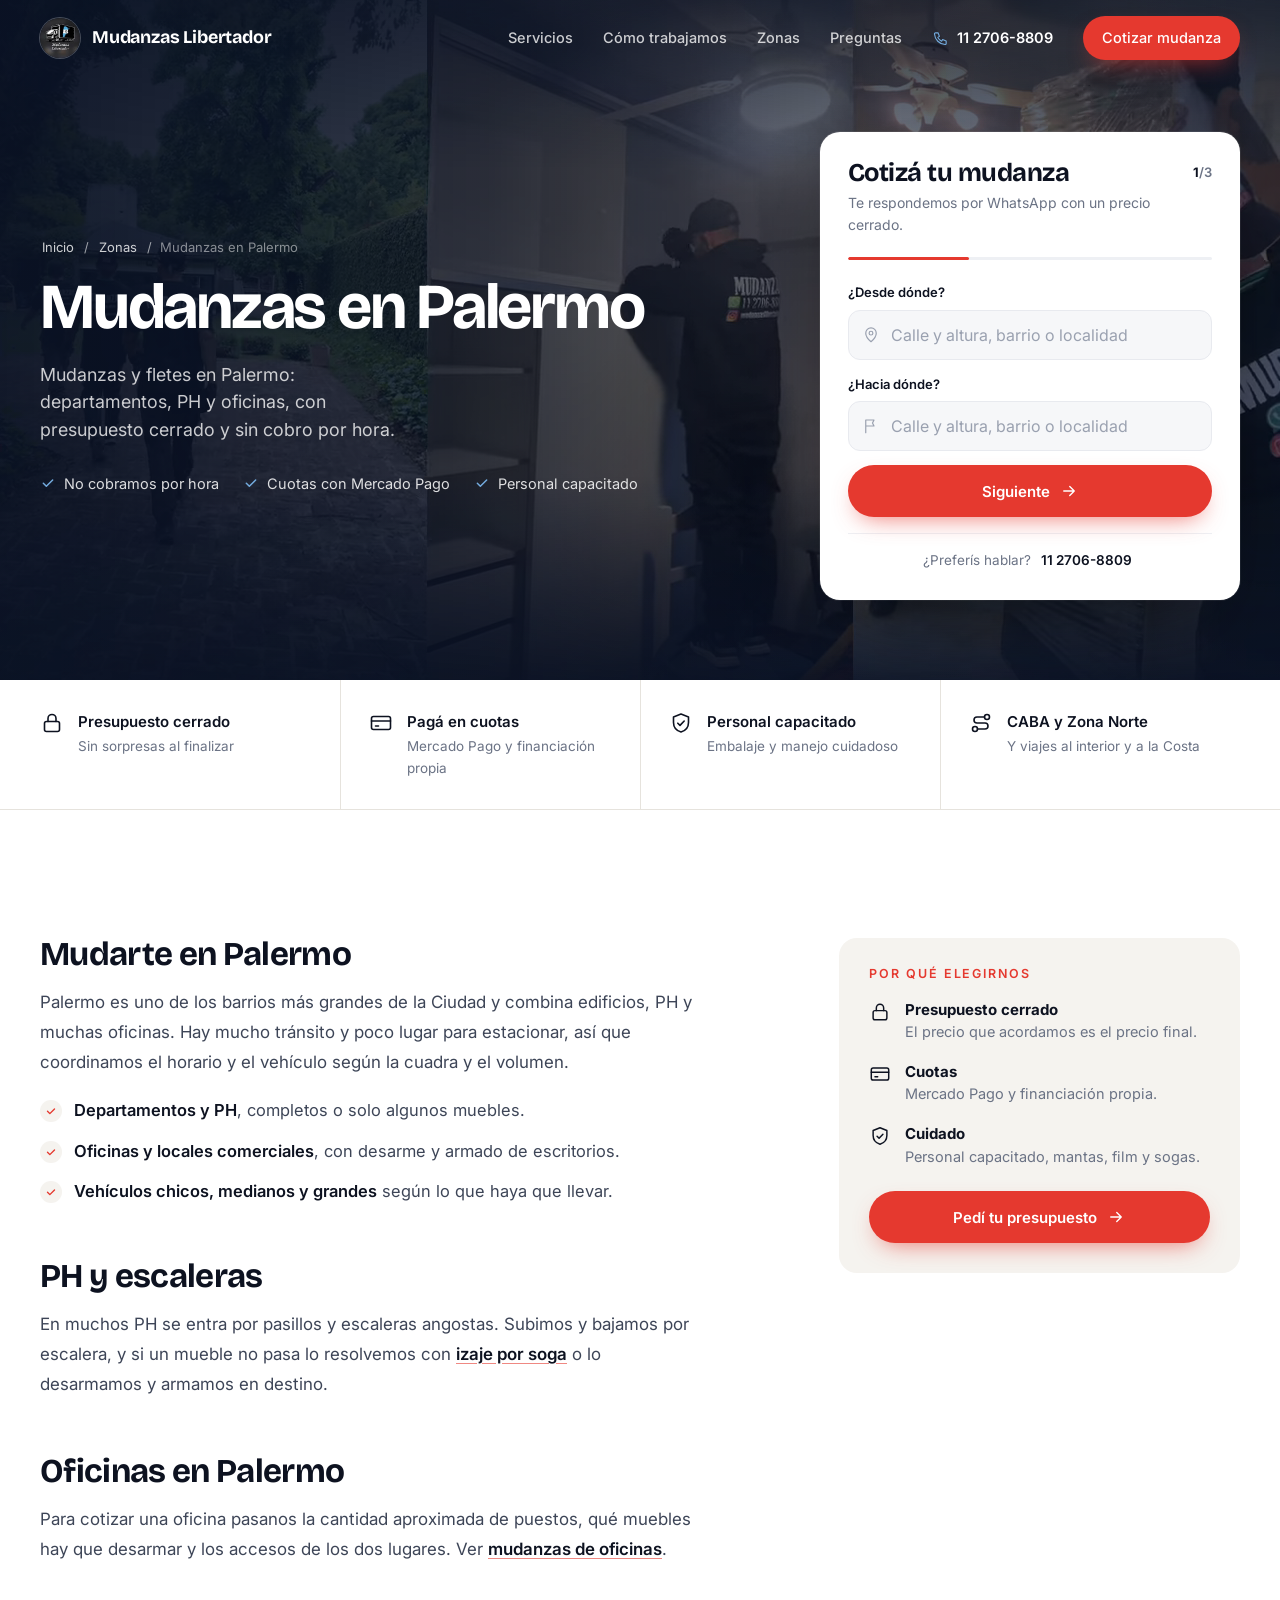
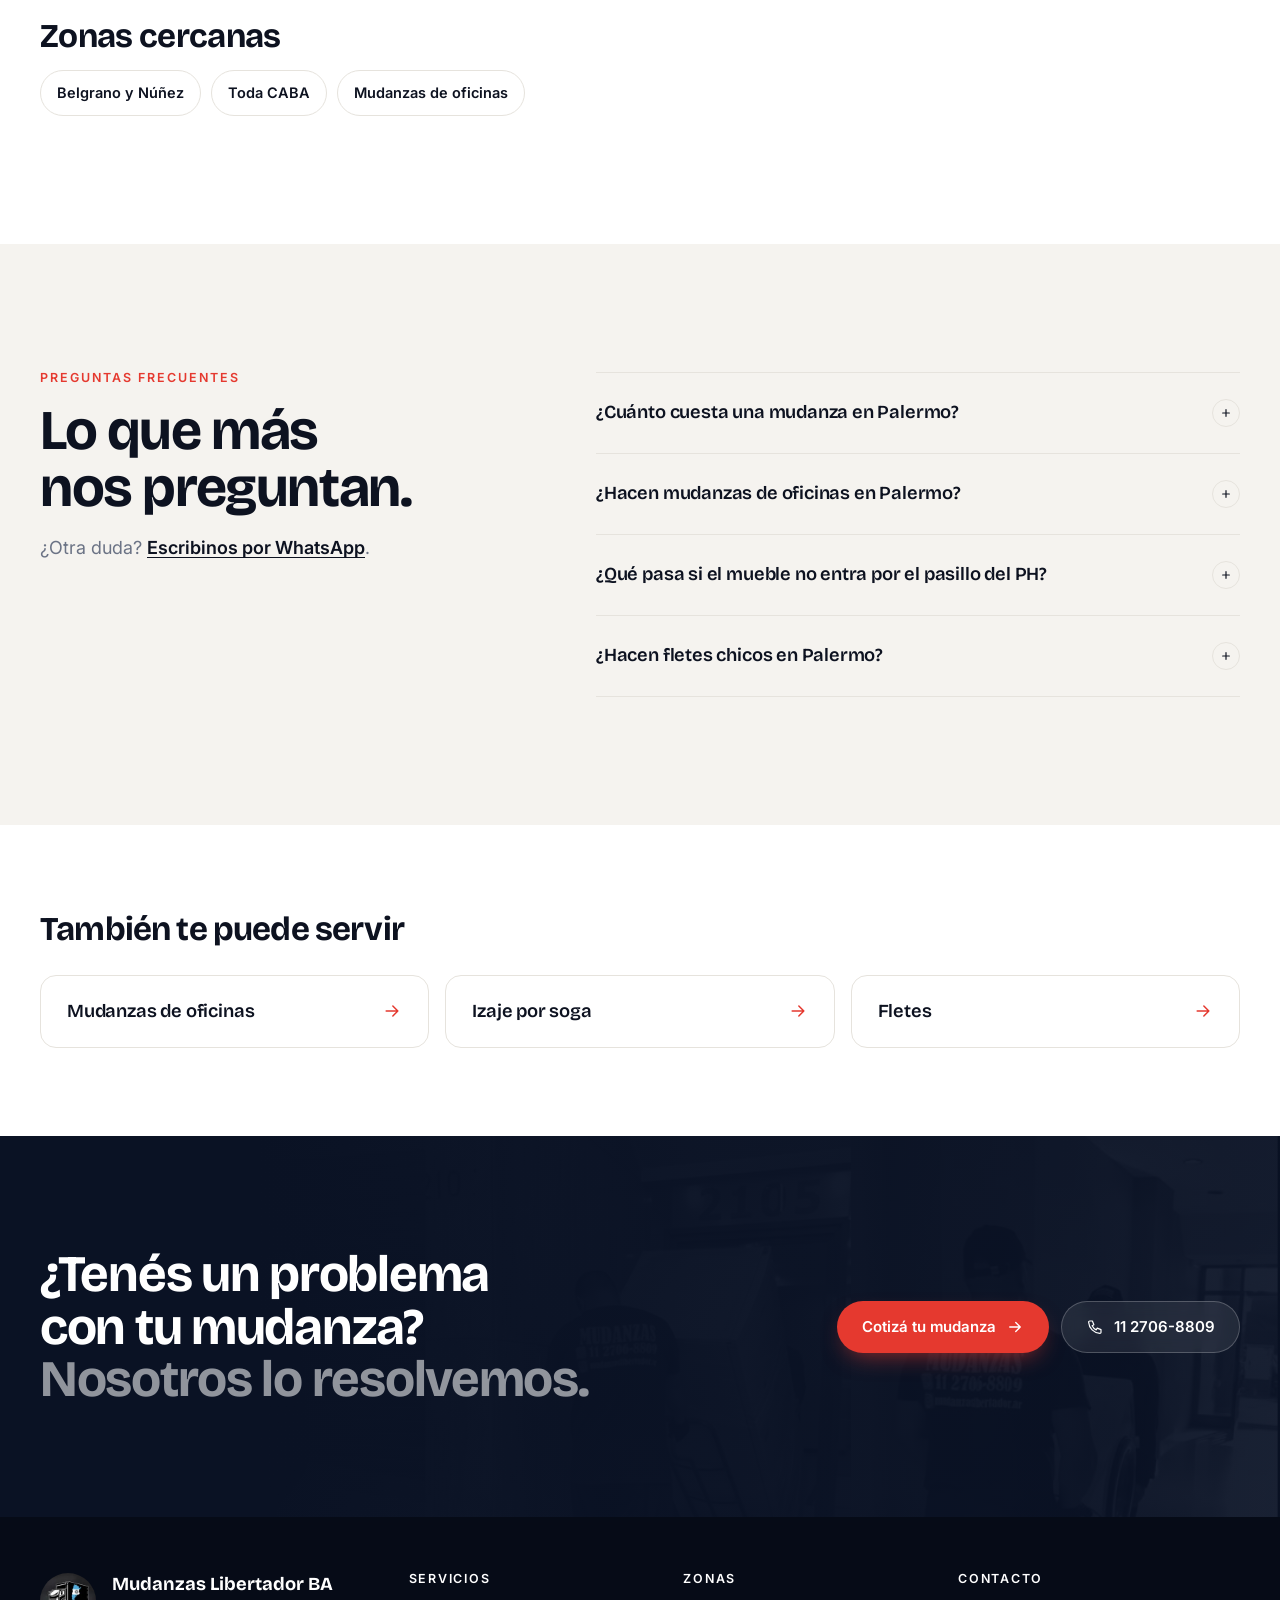
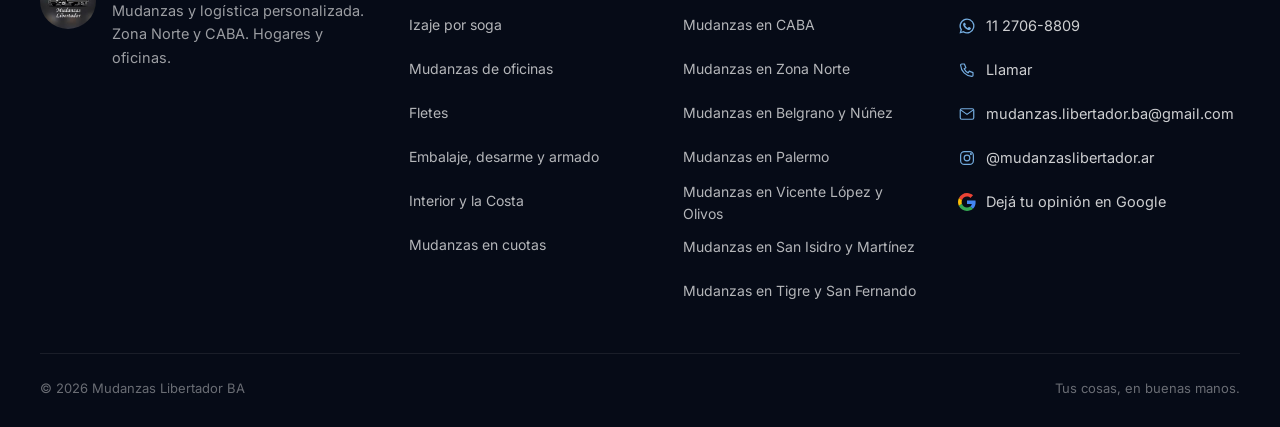
<file: mudanzas-palermo.html>
<!doctype html>
<html lang="es-AR">
<head>
  <meta charset="utf-8">
  <meta name="viewport" content="width=device-width, initial-scale=1, viewport-fit=cover">
  <title>Mudanzas en Palermo | Mudanzas Libertador BA</title>
  <meta name="description" content="Mudanzas en Palermo: casas, departamentos y oficinas con embalaje e izaje por soga. Presupuesto cerrado y cuotas. Cotizá por WhatsApp.">
  <meta name="theme-color" content="#0a1224">
  <meta name="robots" content="index, follow, max-image-preview:large">
  <!-- REEMPLAZAR https://www.tu-dominio.com.ar/ por el dominio definitivo (también en sitemap.xml y robots.txt) -->
  <link rel="canonical" href="https://www.tu-dominio.com.ar/mudanzas-palermo.html">
  <meta property="og:type" content="website">
  <meta property="og:locale" content="es_AR">
  <meta property="og:site_name" content="Mudanzas Libertador BA">
  <meta property="og:title" content="Mudanzas en Palermo | Mudanzas Libertador BA">
  <meta property="og:description" content="Mudanzas en Palermo: casas, departamentos y oficinas con embalaje e izaje por soga. Presupuesto cerrado y cuotas. Cotizá por WhatsApp.">
  <meta property="og:url" content="https://www.tu-dominio.com.ar/mudanzas-palermo.html">
  <meta property="og:image" content="https://www.tu-dominio.com.ar/assets/img/og-image.jpg">
  <meta property="og:image:width" content="1200">
  <meta property="og:image:height" content="630">
  <meta property="og:image:alt" content="Mudanzas Libertador BA: tus cosas, en buenas manos.">
  <meta name="twitter:card" content="summary_large_image">
  <link rel="icon" href="assets/img/icon-32.png" sizes="32x32" type="image/png">
  <link rel="apple-touch-icon" href="assets/img/icon-180.png">
  <link rel="preload" as="image" href="assets/video/hero-desktop-poster.webp" type="image/webp" media="(min-width: 1101px), (min-width: 761px) and (orientation: landscape)" fetchpriority="high">
  <link rel="preload" as="image" href="assets/video/hero-mobile-poster.webp" type="image/webp" media="(max-width: 760px), (max-width: 1100px) and (orientation: portrait)" fetchpriority="high">
  <link rel="preconnect" href="https://fonts.googleapis.com">
  <link rel="preconnect" href="https://fonts.gstatic.com" crossorigin>
  <link href="https://fonts.googleapis.com/css2?family=Bricolage+Grotesque:opsz,wght@12..96,500..800&family=Inter:wght@400;500;600;700&display=swap" rel="stylesheet">
  <link rel="stylesheet" href="assets/css/styles.css">
  <script type="application/ld+json">{"@context": "https://schema.org", "@type": "Service", "name": "Mudanzas en Palermo", "serviceType": "Mudanzas en Palermo", "description": "Mudanzas en Palermo: casas, departamentos y oficinas con embalaje e izaje por soga. Presupuesto cerrado y cuotas. Cotizá por WhatsApp.", "url": "https://www.tu-dominio.com.ar/mudanzas-palermo.html", "provider": {"@type": "MovingCompany", "@id": "https://www.tu-dominio.com.ar/#empresa", "name": "Mudanzas Libertador BA", "telephone": "+54 9 11 2706-8809", "url": "https://www.tu-dominio.com.ar/"}, "areaServed": [{"@type": "Place", "name": "Palermo, CABA"}]}</script>
  <script type="application/ld+json">{"@context": "https://schema.org", "@type": "FAQPage", "mainEntity": [{"@type": "Question", "name": "¿Cuánto cuesta una mudanza en Palermo?", "acceptedAnswer": {"@type": "Answer", "text": "Depende del volumen, de si es un departamento, un PH o una oficina, y de los accesos. Te pasamos un presupuesto cerrado, sin cobro por hora."}}, {"@type": "Question", "name": "¿Hacen mudanzas de oficinas en Palermo?", "acceptedAnswer": {"@type": "Answer", "text": "Sí, hacemos mudanzas de oficinas con embalaje, desarme y armado de muebles."}}, {"@type": "Question", "name": "¿Qué pasa si el mueble no entra por el pasillo del PH?", "acceptedAnswer": {"@type": "Answer", "text": "Lo desarmamos si se puede o hacemos izaje por soga por ventana o balcón."}}, {"@type": "Question", "name": "¿Hacen fletes chicos en Palermo?", "acceptedAnswer": {"@type": "Answer", "text": "Sí. Si son solo algunos muebles, elegimos un vehículo chico."}}]}</script>
  <script type="application/ld+json">{"@context": "https://schema.org", "@type": "BreadcrumbList", "itemListElement": [{"@type": "ListItem", "position": 1, "name": "Inicio", "item": "https://www.tu-dominio.com.ar/"}, {"@type": "ListItem", "position": 2, "name": "Zonas", "item": "https://www.tu-dominio.com.ar/#zonas"}, {"@type": "ListItem", "position": 3, "name": "Mudanzas en Palermo", "item": "https://www.tu-dominio.com.ar/mudanzas-palermo.html"}]}</script>
  <!-- ================= MEDICIÓN Y ANUNCIOS (desactivado) =================
       1) Google tag (GA4 + Google Ads): descomentar y reemplazar G-XXXXXXXXXX y AW-XXXXXXXXX.
       2) Meta Pixel: descomentar y reemplazar el ID 000000000000000.
       3) Cargar los labels de conversión en assets/js/main.js (objeto ADS).
  <script async src="https://www.googletagmanager.com/gtag/js?id=G-XXXXXXXXXX"></script>
  <script>
    window.dataLayer = window.dataLayer || [];
    function gtag(){dataLayer.push(arguments);}
    gtag('js', new Date());
    gtag('config', 'G-XXXXXXXXXX');
    gtag('config', 'AW-XXXXXXXXX');
  </script>
  <script>
    !function(f,b,e,v,n,t,s){if(f.fbq)return;n=f.fbq=function(){n.callMethod?n.callMethod.apply(n,arguments):n.queue.push(arguments)};if(!f._fbq)f._fbq=n;n.push=n;n.loaded=!0;n.version='2.0';n.queue=[];t=b.createElement(e);t.async=!0;t.src=v;s=b.getElementsByTagName(e)[0];s.parentNode.insertBefore(t,s)}(window,document,'script','https://connect.facebook.net/en_US/fbevents.js');
    fbq('init', '000000000000000');
    fbq('track', 'PageView');
  </script>
  ======================================================================= -->
</head>
<body>
  <a class="skip" href="#contenido">Saltar al contenido</a>

  <header class="hdr" id="hdr">
    <div class="wrap hdr__in">
      <a class="logo" href="index.html" aria-label="Mudanzas Libertador BA, inicio">
        <img src="assets/img/logo.jpg" alt="" width="40" height="40">
        <span>Mudanzas Libertador</span>
      </a>
      <nav class="nav" id="nav" aria-label="Principal">
        <a href="index.html#servicios">Servicios</a>
        <a href="index.html#proceso">Cómo trabajamos</a>
        <a href="index.html#zonas">Zonas</a>
        <a href="#faq">Preguntas</a>
        <a class="nav__tel" href="tel:+5491127068809"><svg class="ic" aria-hidden="true"><use href="#i-phone"/></svg>11 2706-8809</a>
        <a class="btn btn--accent btn--sm" href="#cotizar" data-focus-quote>Cotizar mudanza</a>
      </nav>
      <button class="burger" id="burger" aria-label="Abrir menú" aria-expanded="false" aria-controls="nav"><span></span><span></span></button>
    </div>
  </header>
  <!-- ZONA A CONFIRMAR: mantener esta página solo si el dueño confirma que trabaja en esta zona. Si no, borrarla y sacarla de sitemap.xml y de los menús. -->
  <main id="contenido">
    <section class="hero hero--page" id="top" aria-labelledby="h1">
      <div class="hero__bg" aria-hidden="true">
        <picture>
          <source media="(max-width: 760px), (max-width: 1100px) and (orientation: portrait)" srcset="assets/video/hero-mobile-poster.webp" type="image/webp">
          <source media="(max-width: 760px), (max-width: 1100px) and (orientation: portrait)" srcset="assets/video/hero-mobile-poster.jpg">
          <source srcset="assets/video/hero-desktop-poster.webp" type="image/webp">
          <img src="assets/video/hero-desktop-poster.jpg" alt="" width="1280" height="720" fetchpriority="high">
        </picture>
        <!-- Video de fondo (reel de Instagram, sin audio). main.js le carga el archivo según el ancho de pantalla
             y no lo carga con "Ahorro de datos" ni con "Reducir movimiento" (queda la imagen de arriba como póster). -->
        <video class="hero__video" autoplay muted loop playsinline preload="metadata" disablepictureinpicture
               data-hero-video data-desktop="assets/video/hero-desktop" data-mobile="assets/video/hero-mobile"></video>
      </div>
      <div class="hero__shade" aria-hidden="true"></div>
      <div class="wrap hero__in">
        <div class="hero__copy">
          <nav class="crumbs" aria-label="Ruta de navegación"><a href="index.html">Inicio</a> <span aria-hidden="true">/</span> <a href="index.html#zonas">Zonas</a> <span aria-hidden="true">/</span> <span aria-current="page">Mudanzas en Palermo</span></nav>
          <h1 id="h1">Mudanzas en Palermo</h1>
          <p class="hero__lead">Mudanzas y fletes en Palermo: departamentos, PH y oficinas, con presupuesto cerrado y sin cobro por hora.</p>
          <ul class="ticks">
            <li><svg class="ic" aria-hidden="true"><use href="#i-check"/></svg>No cobramos por hora</li>
            <li><svg class="ic" aria-hidden="true"><use href="#i-check"/></svg>Cuotas con Mercado Pago</li>
            <li><svg class="ic" aria-hidden="true"><use href="#i-check"/></svg>Personal capacitado</li>
          </ul>
          <div class="hero__ctas">
            <a class="btn btn--accent" href="#cotizar" data-focus-quote>Cotizá tu mudanza<svg class="ic" aria-hidden="true"><use href="#i-arrow"/></svg></a>
            <a class="btn btn--glass" href="https://wa.me/5491127068809?text=Hola%20Mudanzas%20Libertador%2C%20quiero%20consultar%20por%20una%20mudanza%20%28Palermo%29." target="_blank" rel="noopener"><svg class="ic" aria-hidden="true"><use href="#i-wa"/></svg>WhatsApp</a>
          </div>
        </div>

        <div class="quote" id="cotizar">
          <form id="qf" novalidate aria-labelledby="qf-title" data-context="Mudanzas en Palermo">
            <div class="quote__head">
              <div>
                <h2 id="qf-title">Cotizá tu mudanza</h2>
                <p>Te respondemos por WhatsApp con un precio cerrado.</p>
              </div>
              <span class="quote__count" aria-live="polite"><b id="qf-step">1</b>/3</span>
            </div>
            <div class="quote__bar" aria-hidden="true"><span id="qf-bar"></span></div>

            <fieldset class="qs is-active" data-step="1">
              <legend class="sr">Paso 1: origen y destino</legend>
              <p class="sr" id="q-addr-help">Escribí al menos 3 letras para ver sugerencias de direcciones. Usá las flechas para elegir y Enter para confirmar.</p>
              <label class="fl"><span>¿Desde dónde?</span>
                <span class="fl__box"><svg class="ic" aria-hidden="true"><use href="#i-pin"/></svg><input name="origen" id="q-origen" type="text" placeholder="Calle y altura, barrio o localidad" required autocomplete="off" autocapitalize="words" spellcheck="false" enterkeyhint="next" data-addr role="combobox" aria-autocomplete="list" aria-expanded="false" aria-controls="q-origen-list" aria-describedby="q-addr-help"></span>
              </label>
              <label class="fl"><span>¿Hacia dónde?</span>
                <span class="fl__box"><svg class="ic" aria-hidden="true"><use href="#i-flag"/></svg><input name="destino" id="q-destino" type="text" placeholder="Calle y altura, barrio o localidad" required autocomplete="off" autocapitalize="words" spellcheck="false" enterkeyhint="next" data-addr role="combobox" aria-autocomplete="list" aria-expanded="false" aria-controls="q-destino-list" aria-describedby="q-addr-help"></span>
              </label>
              <button class="btn btn--accent btn--block" type="button" data-next>Siguiente<svg class="ic" aria-hidden="true"><use href="#i-arrow"/></svg></button>
            </fieldset>

            <fieldset class="qs" data-step="2">
              <legend class="sr">Paso 2: fecha y qué se muda</legend>
              <label class="fl"><span>Fecha</span>
                <span class="fl__box fl__box--plain"><input name="fecha" id="q-fecha" type="date"></span>
              </label>
              <label class="mini"><input type="checkbox" id="q-sinfecha"> Todavía no tengo fecha</label>
              <p class="fl__lbl" id="q-que-lbl">¿Qué se muda?</p>
              <div class="chips" role="group" aria-labelledby="q-que-lbl">
                <label class="chip"><input type="radio" name="tipo" value="Departamento"><span>Departamento</span></label>
                <label class="chip"><input type="radio" name="tipo" value="Casa"><span>Casa</span></label>
                <label class="chip"><input type="radio" name="tipo" value="Oficina"><span>Oficina</span></label>
                <label class="chip"><input type="radio" name="tipo" value="Algunos muebles / flete"><span>Algunos muebles</span></label>
              </div>
              <label class="fl"><span class="sr">Detalle de lo que se muda</span>
                <textarea name="detalle" id="q-detalle" rows="2" placeholder="Detalle opcional: ambientes, heladera, sillón, cajas…"></textarea>
              </label>
              <div class="qs__nav">
                <button class="btn btn--ghost" type="button" data-prev>Atrás</button>
                <button class="btn btn--accent" type="button" data-next>Siguiente<svg class="ic" aria-hidden="true"><use href="#i-arrow"/></svg></button>
              </div>
            </fieldset>

            <fieldset class="qs" data-step="3">
              <legend class="sr">Paso 3: accesos y nombre</legend>
              <p class="fl__lbl" id="q-acc-lbl">Accesos</p>
              <div class="chips" role="group" aria-labelledby="q-acc-lbl">
                <label class="chip"><input type="checkbox" name="accesos" value="Escaleras"><span>Escaleras</span></label>
                <label class="chip"><input type="checkbox" name="accesos" value="Ascensor"><span>Ascensor</span></label>
                <label class="chip"><input type="checkbox" name="accesos" value="Balcón"><span>Balcón</span></label>
              </div>
              <label class="fl"><span class="sr">Detalle de accesos</span>
                <span class="fl__box"><svg class="ic" aria-hidden="true"><use href="#i-building"/></svg><input name="acc_det" id="q-accdet" type="text" placeholder="Piso, tamaño del ascensor… (opcional)"></span>
              </label>
              <label class="fl"><span>Tu nombre</span>
                <span class="fl__box"><svg class="ic" aria-hidden="true"><use href="#i-user"/></svg><input name="nombre" id="q-nombre" type="text" placeholder="¿Cómo te llamás?" required autocomplete="given-name"></span>
              </label>
              <div class="qs__nav">
                <button class="btn btn--ghost" type="button" data-prev>Atrás</button>
                <button class="btn btn--wa" type="submit"><svg class="ic" aria-hidden="true"><use href="#i-wa"/></svg>Enviar por WhatsApp</button>
              </div>
            </fieldset>
            <p class="quote__err" id="qf-err" role="alert" hidden></p>
            <p class="quote__alt">¿Preferís hablar? <a href="tel:+5491127068809">11 2706-8809</a></p>
          </form>
        </div>
      </div>
    </section>

    <section class="trust" aria-label="Por qué elegirnos">
      <div class="wrap trust__in">
        <div class="trust__item reveal"><svg class="ic" aria-hidden="true"><use href="#i-lock"/></svg><div><b>Presupuesto cerrado</b><span>Sin sorpresas al finalizar</span></div></div>
        <div class="trust__item reveal"><svg class="ic" aria-hidden="true"><use href="#i-card"/></svg><div><b>Pagá en cuotas</b><span>Mercado Pago y financiación propia</span></div></div>
        <div class="trust__item reveal"><svg class="ic" aria-hidden="true"><use href="#i-shield"/></svg><div><b>Personal capacitado</b><span>Embalaje y manejo cuidadoso</span></div></div>
        <div class="trust__item reveal"><svg class="ic" aria-hidden="true"><use href="#i-route"/></svg><div><b>CABA y Zona Norte</b><span>Y viajes al interior y a la Costa</span></div></div>
      </div>
    </section>

    <section class="sec">
      <div class="wrap lp">
        <article class="prose reveal">
<h2>Mudarte en Palermo</h2>
<p>Palermo es uno de los barrios más grandes de la Ciudad y combina edificios, PH y muchas oficinas. Hay mucho tránsito y poco lugar para estacionar, así que coordinamos el horario y el vehículo según la cuadra y el volumen.</p>
<ul class="checks">
<li><strong>Departamentos y PH</strong>, completos o solo algunos muebles.</li>
<li><strong>Oficinas y locales comerciales</strong>, con desarme y armado de escritorios.</li>
<li><strong>Vehículos chicos, medianos y grandes</strong> según lo que haya que llevar.</li>
</ul>
<h2>PH y escaleras</h2>
<p>En muchos PH se entra por pasillos y escaleras angostas. Subimos y bajamos por escalera, y si un mueble no pasa lo resolvemos con <a href="izaje-de-muebles-por-soga.html">izaje por soga</a> o lo desarmamos y armamos en destino.</p>
<h2>Oficinas en Palermo</h2>
<p>Para cotizar una oficina pasanos la cantidad aproximada de puestos, qué muebles hay que desarmar y los accesos de los dos lugares. Ver <a href="mudanzas-de-oficinas.html">mudanzas de oficinas</a>.</p>
<h2>Zonas cercanas</h2>
<ul class="pills"><li><a href="mudanzas-belgrano-nunez.html">Belgrano y Núñez</a></li><li><a href="mudanzas-caba.html">Toda CABA</a></li><li><a href="mudanzas-de-oficinas.html">Mudanzas de oficinas</a></li></ul>
        </article>
        <aside class="lp__aside reveal">
          <p class="kicker">Por qué elegirnos</p>
          <ul class="lp__why">
            <li><svg class="ic" aria-hidden="true"><use href="#i-lock"/></svg><span><b>Presupuesto cerrado</b>El precio que acordamos es el precio final.</span></li>
            <li><svg class="ic" aria-hidden="true"><use href="#i-card"/></svg><span><b>Cuotas</b>Mercado Pago y financiación propia.</span></li>
            <li><svg class="ic" aria-hidden="true"><use href="#i-shield"/></svg><span><b>Cuidado</b>Personal capacitado, mantas, film y sogas.</span></li>
          </ul>
          <a class="btn btn--accent btn--block" href="#cotizar" data-focus-quote>Pedí tu presupuesto<svg class="ic" aria-hidden="true"><use href="#i-arrow"/></svg></a>
        </aside>
      </div>
    </section>

    <section class="sec sec--paper" id="faq" aria-labelledby="f-title">
      <div class="wrap faq">
        <div class="faq__head reveal">
          <p class="kicker">Preguntas frecuentes</p>
          <h2 id="f-title">Lo que más nos preguntan.</h2>
          <p class="lead">¿Otra duda? <a href="https://wa.me/5491127068809?text=Hola%20Mudanzas%20Libertador%2C%20quiero%20consultar%20por%20una%20mudanza%20%28Palermo%29." target="_blank" rel="noopener">Escribinos por WhatsApp</a>.</p>
        </div>
        <div class="faq__list reveal">
          <details><summary>¿Cuánto cuesta una mudanza en Palermo?</summary><p>Depende del volumen, de si es un departamento, un PH o una oficina, y de los accesos. Te pasamos un presupuesto cerrado, sin cobro por hora.</p></details>
          <details><summary>¿Hacen mudanzas de oficinas en Palermo?</summary><p>Sí, hacemos mudanzas de oficinas con embalaje, desarme y armado de muebles.</p></details>
          <details><summary>¿Qué pasa si el mueble no entra por el pasillo del PH?</summary><p>Lo desarmamos si se puede o hacemos izaje por soga por ventana o balcón.</p></details>
          <details><summary>¿Hacen fletes chicos en Palermo?</summary><p>Sí. Si son solo algunos muebles, elegimos un vehículo chico.</p></details>
        </div>
      </div>
    </section>

    <section class="sec sec--tight" aria-labelledby="r-title">
      <div class="wrap">
        <h2 class="rel__title" id="r-title">También te puede servir</h2>
        <div class="rels">
          <a class="rel reveal" href="mudanzas-de-oficinas.html"><span>Mudanzas de oficinas</span><svg class="ic" aria-hidden="true"><use href="#i-arrow"/></svg></a>
          <a class="rel reveal" href="izaje-de-muebles-por-soga.html"><span>Izaje por soga</span><svg class="ic" aria-hidden="true"><use href="#i-arrow"/></svg></a>
          <a class="rel reveal" href="fletes.html"><span>Fletes</span><svg class="ic" aria-hidden="true"><use href="#i-arrow"/></svg></a>
        </div>
      </div>
    </section>

    <section class="cta" aria-labelledby="c-title">
      <div class="wrap cta__in reveal">
        <h2 id="c-title">¿Tenés un problema con tu mudanza? <span>Nosotros lo resolvemos.</span></h2>
        <div class="cta__btns">
          <a class="btn btn--accent" href="#cotizar" data-focus-quote>Cotizá tu mudanza<svg class="ic" aria-hidden="true"><use href="#i-arrow"/></svg></a>
          <a class="btn btn--glass" href="tel:+5491127068809"><svg class="ic" aria-hidden="true"><use href="#i-phone"/></svg>11 2706-8809</a>
        </div>
      </div>
    </section>
  </main>

  <footer class="ftr">
    <div class="wrap ftr__grid">
      <div class="ftr__brand">
        <img src="assets/img/logo.jpg" alt="Logo de Mudanzas Libertador BA" width="56" height="56" loading="lazy" decoding="async">
        <div><b>Mudanzas Libertador BA</b><span>Mudanzas y logística personalizada.<br>Zona Norte y CABA. Hogares y oficinas.</span></div>
      </div>
      <nav aria-label="Servicios">
        <p class="ftr__h">Servicios</p>
        <ul class="ftr__col">
          <li><a href="izaje-de-muebles-por-soga.html">Izaje por soga</a></li>
          <li><a href="mudanzas-de-oficinas.html">Mudanzas de oficinas</a></li>
          <li><a href="fletes.html">Fletes</a></li>
          <li><a href="embalaje-y-armado-de-muebles.html">Embalaje, desarme y armado</a></li>
          <li><a href="mudanzas-al-interior-y-a-la-costa.html">Interior y la Costa</a></li>
          <li><a href="mudanzas-en-cuotas.html">Mudanzas en cuotas</a></li>
        </ul>
      </nav>
      <nav aria-label="Zonas">
        <p class="ftr__h">Zonas</p>
        <ul class="ftr__col">
          <li><a href="mudanzas-caba.html">Mudanzas en CABA</a></li>
          <li><a href="mudanzas-zona-norte.html">Mudanzas en Zona Norte</a></li>
          <li><a href="mudanzas-belgrano-nunez.html">Mudanzas en Belgrano y Núñez</a></li>
          <li><a href="mudanzas-palermo.html">Mudanzas en Palermo</a></li>
          <li><a href="mudanzas-vicente-lopez-olivos.html">Mudanzas en Vicente López y Olivos</a></li>
          <li><a href="mudanzas-san-isidro-martinez.html">Mudanzas en San Isidro y Martínez</a></li>
          <li><a href="mudanzas-tigre-san-fernando.html">Mudanzas en Tigre y San Fernando</a></li>
        </ul>
      </nav>
      <div>
        <p class="ftr__h">Contacto</p>
        <ul class="ftr__links">
          <li><a href="https://wa.me/5491127068809" target="_blank" rel="noopener"><svg class="ic" aria-hidden="true"><use href="#i-wa"/></svg>11 2706-8809</a></li>
          <li><a href="tel:+5491127068809"><svg class="ic" aria-hidden="true"><use href="#i-phone"/></svg>Llamar</a></li>
          <li><a href="mailto:mudanzas.libertador.ba@gmail.com"><svg class="ic" aria-hidden="true"><use href="#i-mail"/></svg>mudanzas.libertador.ba@gmail.com</a></li>
          <li><a href="https://www.instagram.com/mudanzaslibertador.ar/" target="_blank" rel="noopener"><svg class="ic" aria-hidden="true"><use href="#i-ig"/></svg>@mudanzaslibertador.ar</a></li>
        <li><a href="https://share.google/Xvqq46blmaVdApBMl" target="_blank" rel="noopener" data-review><svg class="ic" aria-hidden="true"><use href="#i-google"/></svg>Dejá tu opinión en Google</a></li>
        </ul>
      </div>
    </div>
    <div class="wrap ftr__base"><span>© <span id="yr">2026</span> Mudanzas Libertador BA</span><span>Tus cosas, en buenas manos.</span></div>
  </footer>

  <a class="wa is-hidden" href="https://wa.me/5491127068809?text=Hola%20Mudanzas%20Libertador%2C%20quiero%20consultar%20por%20una%20mudanza%20%28Palermo%29." target="_blank" rel="noopener" aria-label="Escribinos por WhatsApp"><svg aria-hidden="true"><use href="#i-wa"/></svg></a>

  <svg width="0" height="0" style="position:absolute" aria-hidden="true">
    <symbol id="i-google" viewBox="0 0 48 48"><path fill="#EA4335" d="M24 9.5c3.54 0 6.71 1.22 9.21 3.6l6.85-6.85C35.9 2.38 30.47 0 24 0 14.62 0 6.51 5.38 2.56 13.22l7.98 6.19C12.43 13.72 17.74 9.5 24 9.5z"/><path fill="#4285F4" d="M46.98 24.55c0-1.57-.15-3.09-.38-4.55H24v9.02h12.94c-.58 2.96-2.26 5.48-4.78 7.18l7.73 6c4.51-4.18 7.09-10.36 7.09-17.65z"/><path fill="#FBBC05" d="M10.53 28.59c-.48-1.45-.76-2.99-.76-4.59s.27-3.14.76-4.59l-7.98-6.19C.92 16.46 0 20.12 0 24c0 3.88.92 7.54 2.56 10.78l7.97-6.19z"/><path fill="#34A853" d="M24 48c6.48 0 11.93-2.13 15.89-5.81l-7.73-6c-2.15 1.45-4.92 2.3-8.16 2.3-6.26 0-11.57-4.22-13.47-9.91l-7.98 6.19C6.51 42.62 14.62 48 24 48z"/></symbol>
    <symbol id="i-star" viewBox="0 0 24 24" fill="none" stroke="currentColor" stroke-width="1.6" stroke-linejoin="round"><path d="M12 3.5l2.6 5.3 5.8.8-4.2 4.1 1 5.8L12 16.8l-5.2 2.7 1-5.8-4.2-4.1 5.8-.8z"/></symbol>
    <symbol id="i-check" viewBox="0 0 24 24" fill="none" stroke="currentColor" stroke-width="2.2" stroke-linecap="round" stroke-linejoin="round"><path d="M5 12.5l4.5 4.5L19 7.5"/></symbol>
    <symbol id="i-arrow" viewBox="0 0 24 24" fill="none" stroke="currentColor" stroke-width="1.8" stroke-linecap="round" stroke-linejoin="round"><path d="M5 12h14M13 6l6 6-6 6"/></symbol>
    <symbol id="i-phone" viewBox="0 0 24 24" fill="none" stroke="currentColor" stroke-width="1.6" stroke-linecap="round" stroke-linejoin="round"><path d="M5 4h3.5l2 5-2.3 1.4a11 11 0 0 0 5.4 5.4L15 13.5l5 2V19a1.5 1.5 0 0 1-1.6 1.5A16 16 0 0 1 3.5 5.6 1.5 1.5 0 0 1 5 4z"/></symbol>
    <symbol id="i-pin" viewBox="0 0 24 24" fill="none" stroke="currentColor" stroke-width="1.6" stroke-linecap="round" stroke-linejoin="round"><path d="M12 21s-7-6.1-7-11.5a7 7 0 0 1 14 0C19 14.9 12 21 12 21z"/><circle cx="12" cy="9.5" r="2.5"/></symbol>
    <symbol id="i-flag" viewBox="0 0 24 24" fill="none" stroke="currentColor" stroke-width="1.6" stroke-linecap="round" stroke-linejoin="round"><path d="M5 21V4M5 4h11l-2 4 2 4H5"/></symbol>
    <symbol id="i-cal" viewBox="0 0 24 24" fill="none" stroke="currentColor" stroke-width="1.6" stroke-linecap="round" stroke-linejoin="round"><rect x="3.5" y="5" width="17" height="15.5" rx="2"/><path d="M3.5 10h17M8 3v4M16 3v4"/></symbol>
    <symbol id="i-user" viewBox="0 0 24 24" fill="none" stroke="currentColor" stroke-width="1.6" stroke-linecap="round" stroke-linejoin="round"><circle cx="12" cy="8" r="4"/><path d="M4 20.5c1.5-4 4.5-5.5 8-5.5s6.5 1.5 8 5.5"/></symbol>
    <symbol id="i-lock" viewBox="0 0 24 24" fill="none" stroke="currentColor" stroke-width="1.6" stroke-linecap="round" stroke-linejoin="round"><rect x="4.5" y="10.5" width="15" height="10" rx="2"/><path d="M8 10.5V7.5a4 4 0 0 1 8 0v3"/></symbol>
    <symbol id="i-card" viewBox="0 0 24 24" fill="none" stroke="currentColor" stroke-width="1.6" stroke-linecap="round" stroke-linejoin="round"><rect x="2.5" y="5.5" width="19" height="13" rx="2"/><path d="M2.5 10h19M6.5 15h3"/></symbol>
    <symbol id="i-shield" viewBox="0 0 24 24" fill="none" stroke="currentColor" stroke-width="1.6" stroke-linecap="round" stroke-linejoin="round"><path d="M12 3l7.5 3v5.5c0 4.6-3.2 8.2-7.5 9.5-4.3-1.3-7.5-4.9-7.5-9.5V6z"/><path d="M8.8 12.2l2.2 2.2 4.2-4.4"/></symbol>
    <symbol id="i-route" viewBox="0 0 24 24" fill="none" stroke="currentColor" stroke-width="1.6" stroke-linecap="round" stroke-linejoin="round"><circle cx="6" cy="18" r="2.5"/><circle cx="18" cy="6" r="2.5"/><path d="M8.5 18H16a3 3 0 0 0 0-6H8a3 3 0 0 1 0-6h7.5"/></symbol>
    <symbol id="i-home" viewBox="0 0 24 24" fill="none" stroke="currentColor" stroke-width="1.6" stroke-linecap="round" stroke-linejoin="round"><path d="M3.5 10.5L12 4l8.5 6.5V20H15v-5.5H9V20H3.5z"/></symbol>
    <symbol id="i-building" viewBox="0 0 24 24" fill="none" stroke="currentColor" stroke-width="1.6" stroke-linecap="round" stroke-linejoin="round"><path d="M4.5 20.5V4.5h10v16M14.5 9.5h5v11M2.5 20.5h19M8 8h3M8 12h3M8 16h3"/></symbol>
    <symbol id="i-truck" viewBox="0 0 24 24" fill="none" stroke="currentColor" stroke-width="1.6" stroke-linecap="round" stroke-linejoin="round"><path d="M2.5 6.5h11.5v10H2.5zM14 9.5h4l3.5 3.5v3.5H14"/><circle cx="6.5" cy="17.5" r="1.8"/><circle cx="17.5" cy="17.5" r="1.8"/></symbol>
    <symbol id="i-box" viewBox="0 0 24 24" fill="none" stroke="currentColor" stroke-width="1.6" stroke-linecap="round" stroke-linejoin="round"><path d="M3.5 7.5L12 3.5l8.5 4v9L12 20.5l-8.5-4zM3.5 7.5L12 11.5l8.5-4M12 11.5v9"/></symbol>
    <symbol id="i-wrench" viewBox="0 0 24 24" fill="none" stroke="currentColor" stroke-width="1.6" stroke-linecap="round" stroke-linejoin="round"><path d="M14.5 6.5a4 4 0 0 0 5 5l-9 9a2.1 2.1 0 0 1-3-3l9-9a4 4 0 0 1-2-2z"/></symbol>
    <symbol id="i-hoist" viewBox="0 0 24 24" fill="none" stroke="currentColor" stroke-width="1.6" stroke-linecap="round" stroke-linejoin="round"><path d="M3.5 3.5h17M12 3.5v6M8 9.5h8v8H8zM12 17.5v3"/></symbol>
    <symbol id="i-ig" viewBox="0 0 24 24" fill="none" stroke="currentColor" stroke-width="1.6" stroke-linecap="round" stroke-linejoin="round"><rect x="3.5" y="3.5" width="17" height="17" rx="5"/><circle cx="12" cy="12" r="3.8"/><circle cx="17.2" cy="6.8" r=".6" fill="currentColor"/></symbol>
    <symbol id="i-mail" viewBox="0 0 24 24" fill="none" stroke="currentColor" stroke-width="1.6" stroke-linecap="round" stroke-linejoin="round"><rect x="3" y="5" width="18" height="14" rx="2"/><path d="M3.5 6.5l8.5 6 8.5-6"/></symbol>
    <symbol id="i-wa" viewBox="0 0 24 24"><path fill="currentColor" d="M12 2a10 10 0 0 0-8.6 15.1L2 22l5-1.3A10 10 0 1 0 12 2zm0 18.2a8.2 8.2 0 0 1-4.2-1.2l-.3-.2-3 .8.8-2.9-.2-.3A8.2 8.2 0 1 1 12 20.2zm4.5-6.1c-.2-.1-1.5-.7-1.7-.8-.2-.1-.4-.1-.6.1l-.8 1c-.1.2-.3.2-.5.1a6.7 6.7 0 0 1-3.3-2.9c-.3-.4.2-.4.7-1.4.1-.2 0-.3 0-.4l-.8-1.8c-.2-.5-.4-.4-.6-.4h-.5c-.2 0-.4.1-.7.3-.2.3-.9.9-.9 2.2s.9 2.5 1 2.7c.1.2 1.8 2.8 4.4 3.9 1.6.7 2.3.8 3.1.6.5-.1 1.5-.6 1.7-1.2.2-.6.2-1.1.2-1.2-.1-.1-.3-.2-.5-.3z"/></symbol>
  </svg>
  <script src="assets/js/main.js" defer></script>
</body>
</html>
</file>
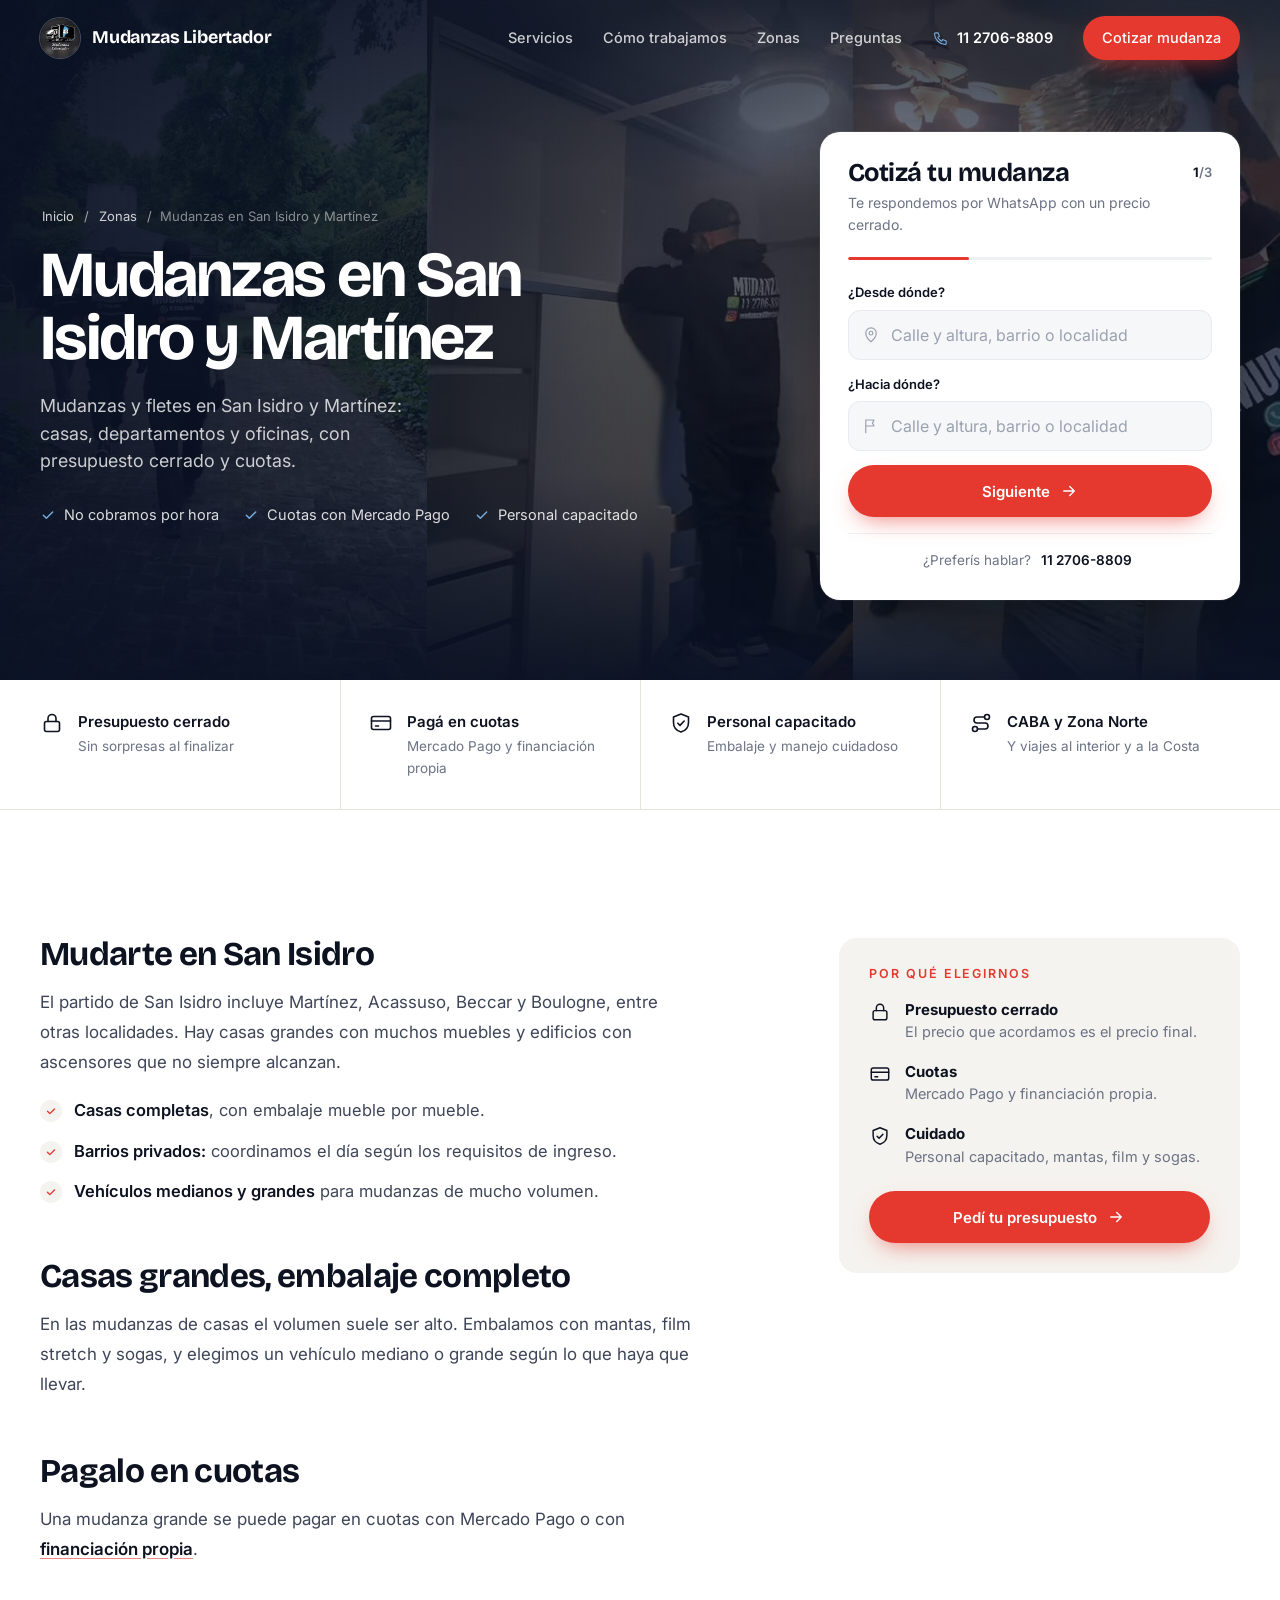
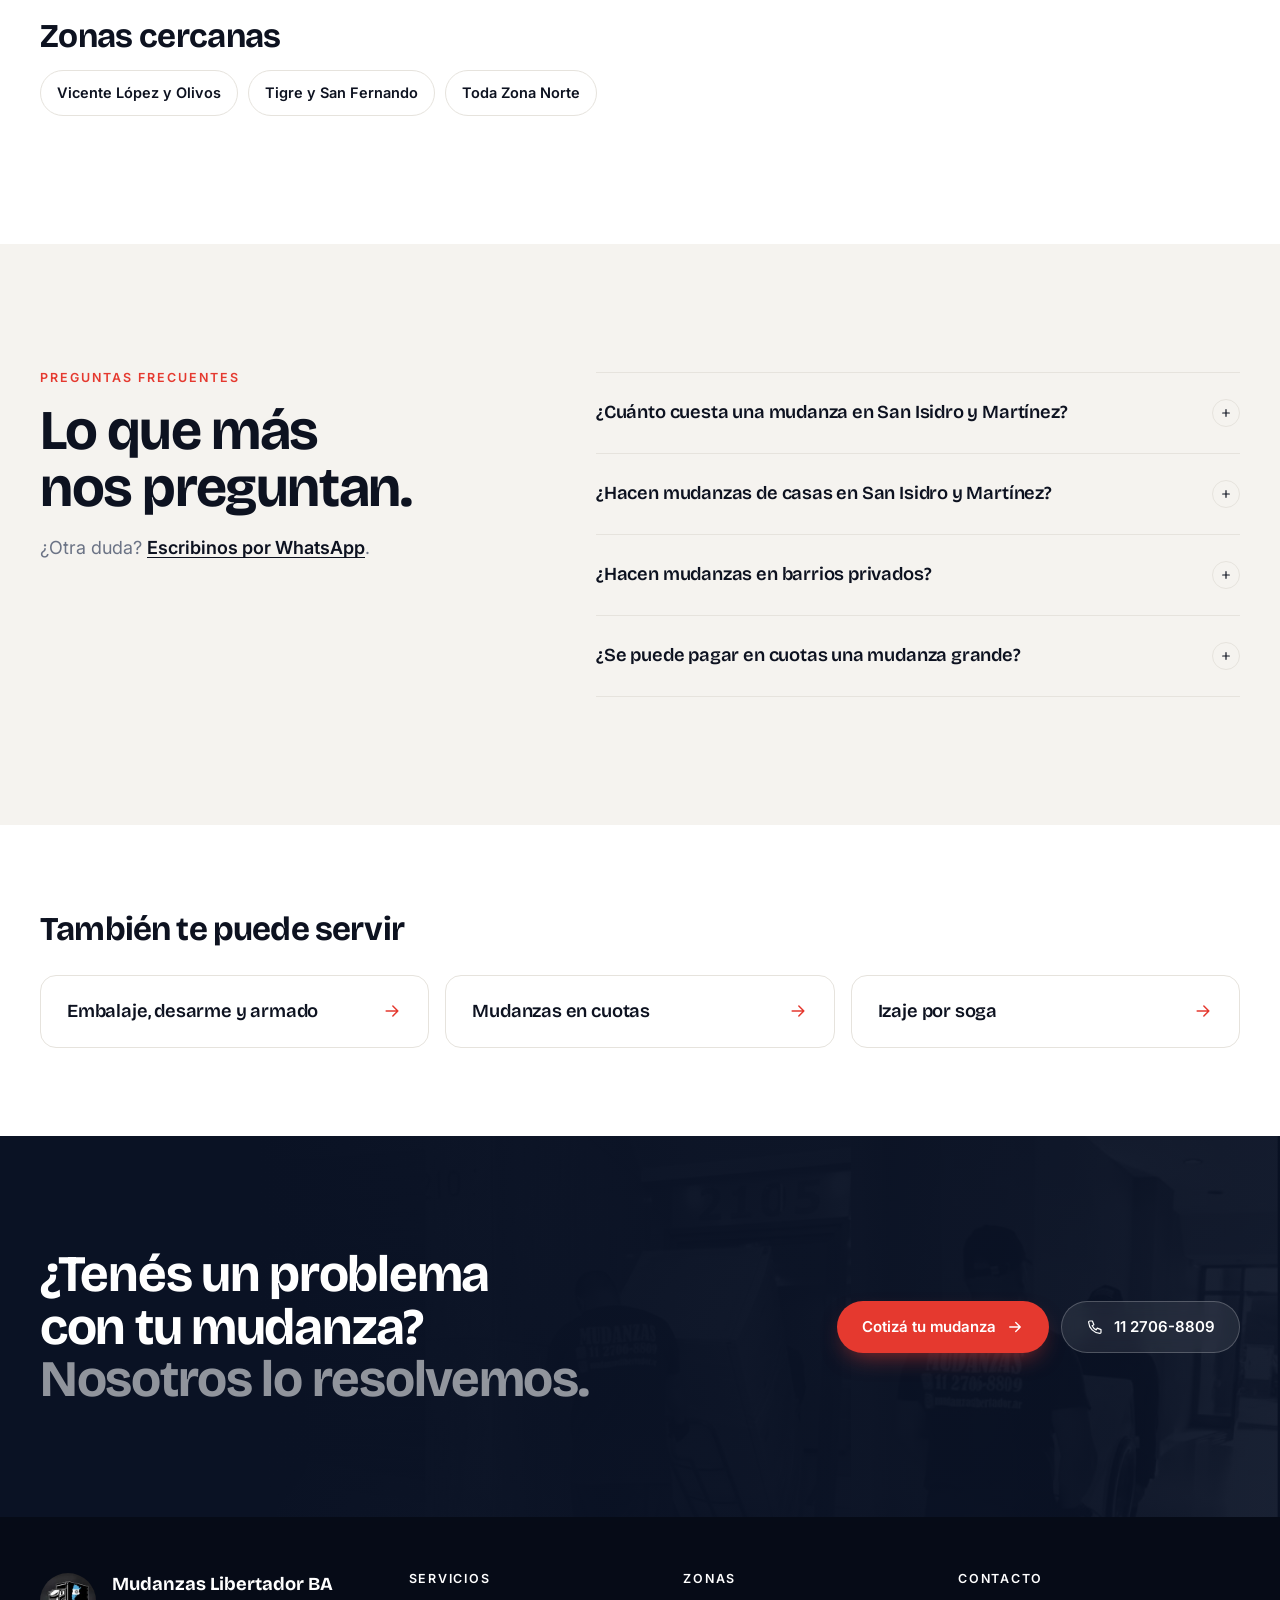
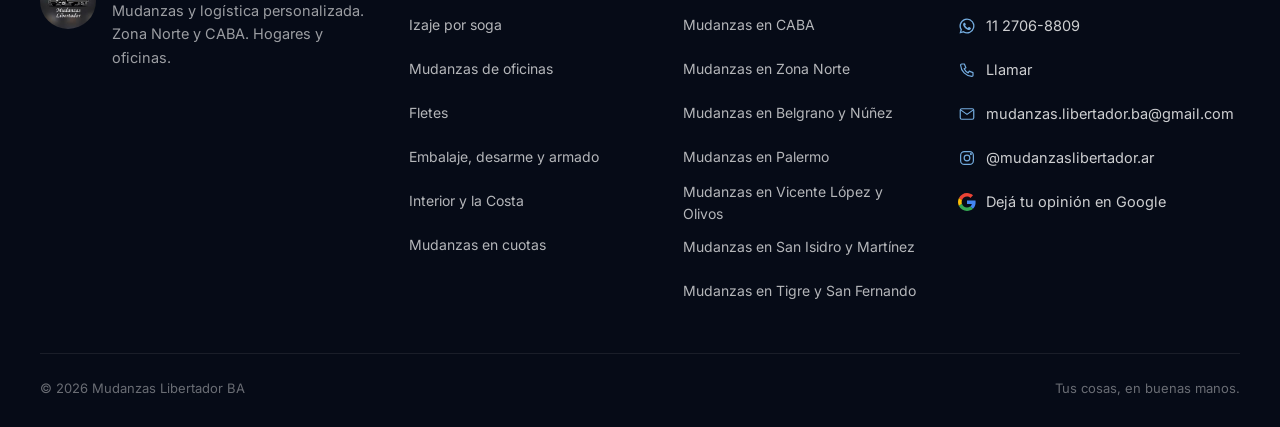
<file: mudanzas-san-isidro-martinez.html>
<!doctype html>
<html lang="es-AR">
<head>
  <meta charset="utf-8">
  <meta name="viewport" content="width=device-width, initial-scale=1, viewport-fit=cover">
  <title>Mudanzas en San Isidro y Martínez | Mudanzas Libertador BA</title>
  <meta name="description" content="Mudanzas en San Isidro y Martínez: casas, departamentos y oficinas con embalaje e izaje por soga. Presupuesto cerrado y cuotas. Cotizá por WhatsApp.">
  <meta name="theme-color" content="#0a1224">
  <meta name="robots" content="index, follow, max-image-preview:large">
  <!-- REEMPLAZAR https://www.tu-dominio.com.ar/ por el dominio definitivo (también en sitemap.xml y robots.txt) -->
  <link rel="canonical" href="https://www.tu-dominio.com.ar/mudanzas-san-isidro-martinez.html">
  <meta property="og:type" content="website">
  <meta property="og:locale" content="es_AR">
  <meta property="og:site_name" content="Mudanzas Libertador BA">
  <meta property="og:title" content="Mudanzas en San Isidro y Martínez | Mudanzas Libertador BA">
  <meta property="og:description" content="Mudanzas en San Isidro y Martínez: casas, departamentos y oficinas con embalaje e izaje por soga. Presupuesto cerrado y cuotas. Cotizá por WhatsApp.">
  <meta property="og:url" content="https://www.tu-dominio.com.ar/mudanzas-san-isidro-martinez.html">
  <meta property="og:image" content="https://www.tu-dominio.com.ar/assets/img/og-image.jpg">
  <meta property="og:image:width" content="1200">
  <meta property="og:image:height" content="630">
  <meta property="og:image:alt" content="Mudanzas Libertador BA: tus cosas, en buenas manos.">
  <meta name="twitter:card" content="summary_large_image">
  <link rel="icon" href="assets/img/icon-32.png" sizes="32x32" type="image/png">
  <link rel="apple-touch-icon" href="assets/img/icon-180.png">
  <link rel="preload" as="image" href="assets/video/hero-desktop-poster.webp" type="image/webp" media="(min-width: 1101px), (min-width: 761px) and (orientation: landscape)" fetchpriority="high">
  <link rel="preload" as="image" href="assets/video/hero-mobile-poster.webp" type="image/webp" media="(max-width: 760px), (max-width: 1100px) and (orientation: portrait)" fetchpriority="high">
  <link rel="preconnect" href="https://fonts.googleapis.com">
  <link rel="preconnect" href="https://fonts.gstatic.com" crossorigin>
  <link href="https://fonts.googleapis.com/css2?family=Bricolage+Grotesque:opsz,wght@12..96,500..800&family=Inter:wght@400;500;600;700&display=swap" rel="stylesheet">
  <link rel="stylesheet" href="assets/css/styles.css">
  <script type="application/ld+json">{"@context": "https://schema.org", "@type": "Service", "name": "Mudanzas en San Isidro y Martínez", "serviceType": "Mudanzas en San Isidro y Martínez", "description": "Mudanzas en San Isidro y Martínez: casas, departamentos y oficinas con embalaje e izaje por soga. Presupuesto cerrado y cuotas. Cotizá por WhatsApp.", "url": "https://www.tu-dominio.com.ar/mudanzas-san-isidro-martinez.html", "provider": {"@type": "MovingCompany", "@id": "https://www.tu-dominio.com.ar/#empresa", "name": "Mudanzas Libertador BA", "telephone": "+54 9 11 2706-8809", "url": "https://www.tu-dominio.com.ar/"}, "areaServed": [{"@type": "Place", "name": "Partido de San Isidro, Buenos Aires"}]}</script>
  <script type="application/ld+json">{"@context": "https://schema.org", "@type": "FAQPage", "mainEntity": [{"@type": "Question", "name": "¿Cuánto cuesta una mudanza en San Isidro y Martínez?", "acceptedAnswer": {"@type": "Answer", "text": "Depende del volumen (en una casa suele ser alto), la distancia y los accesos. Con esos datos te pasamos un presupuesto cerrado."}}, {"@type": "Question", "name": "¿Hacen mudanzas de casas en San Isidro y Martínez?", "acceptedAnswer": {"@type": "Answer", "text": "Sí, mudanzas de casas, departamentos y oficinas con embalaje, desarme y armado."}}, {"@type": "Question", "name": "¿Hacen mudanzas en barrios privados?", "acceptedAnswer": {"@type": "Answer", "text": "Sí. Pasanos los horarios y requisitos de ingreso del barrio y coordinamos el día."}}, {"@type": "Question", "name": "¿Se puede pagar en cuotas una mudanza grande?", "acceptedAnswer": {"@type": "Answer", "text": "Sí, con Mercado Pago o con nuestra financiación propia."}}]}</script>
  <script type="application/ld+json">{"@context": "https://schema.org", "@type": "BreadcrumbList", "itemListElement": [{"@type": "ListItem", "position": 1, "name": "Inicio", "item": "https://www.tu-dominio.com.ar/"}, {"@type": "ListItem", "position": 2, "name": "Zonas", "item": "https://www.tu-dominio.com.ar/#zonas"}, {"@type": "ListItem", "position": 3, "name": "Mudanzas en San Isidro y Martínez", "item": "https://www.tu-dominio.com.ar/mudanzas-san-isidro-martinez.html"}]}</script>
  <!-- ================= MEDICIÓN Y ANUNCIOS (desactivado) =================
       1) Google tag (GA4 + Google Ads): descomentar y reemplazar G-XXXXXXXXXX y AW-XXXXXXXXX.
       2) Meta Pixel: descomentar y reemplazar el ID 000000000000000.
       3) Cargar los labels de conversión en assets/js/main.js (objeto ADS).
  <script async src="https://www.googletagmanager.com/gtag/js?id=G-XXXXXXXXXX"></script>
  <script>
    window.dataLayer = window.dataLayer || [];
    function gtag(){dataLayer.push(arguments);}
    gtag('js', new Date());
    gtag('config', 'G-XXXXXXXXXX');
    gtag('config', 'AW-XXXXXXXXX');
  </script>
  <script>
    !function(f,b,e,v,n,t,s){if(f.fbq)return;n=f.fbq=function(){n.callMethod?n.callMethod.apply(n,arguments):n.queue.push(arguments)};if(!f._fbq)f._fbq=n;n.push=n;n.loaded=!0;n.version='2.0';n.queue=[];t=b.createElement(e);t.async=!0;t.src=v;s=b.getElementsByTagName(e)[0];s.parentNode.insertBefore(t,s)}(window,document,'script','https://connect.facebook.net/en_US/fbevents.js');
    fbq('init', '000000000000000');
    fbq('track', 'PageView');
  </script>
  ======================================================================= -->
</head>
<body>
  <a class="skip" href="#contenido">Saltar al contenido</a>

  <header class="hdr" id="hdr">
    <div class="wrap hdr__in">
      <a class="logo" href="index.html" aria-label="Mudanzas Libertador BA, inicio">
        <img src="assets/img/logo.jpg" alt="" width="40" height="40">
        <span>Mudanzas Libertador</span>
      </a>
      <nav class="nav" id="nav" aria-label="Principal">
        <a href="index.html#servicios">Servicios</a>
        <a href="index.html#proceso">Cómo trabajamos</a>
        <a href="index.html#zonas">Zonas</a>
        <a href="#faq">Preguntas</a>
        <a class="nav__tel" href="tel:+5491127068809"><svg class="ic" aria-hidden="true"><use href="#i-phone"/></svg>11 2706-8809</a>
        <a class="btn btn--accent btn--sm" href="#cotizar" data-focus-quote>Cotizar mudanza</a>
      </nav>
      <button class="burger" id="burger" aria-label="Abrir menú" aria-expanded="false" aria-controls="nav"><span></span><span></span></button>
    </div>
  </header>
  <!-- ZONA A CONFIRMAR: mantener esta página solo si el dueño confirma que trabaja en esta zona. Si no, borrarla y sacarla de sitemap.xml y de los menús. -->
  <main id="contenido">
    <section class="hero hero--page" id="top" aria-labelledby="h1">
      <div class="hero__bg" aria-hidden="true">
        <picture>
          <source media="(max-width: 760px), (max-width: 1100px) and (orientation: portrait)" srcset="assets/video/hero-mobile-poster.webp" type="image/webp">
          <source media="(max-width: 760px), (max-width: 1100px) and (orientation: portrait)" srcset="assets/video/hero-mobile-poster.jpg">
          <source srcset="assets/video/hero-desktop-poster.webp" type="image/webp">
          <img src="assets/video/hero-desktop-poster.jpg" alt="" width="1280" height="720" fetchpriority="high">
        </picture>
        <!-- Video de fondo (reel de Instagram, sin audio). main.js le carga el archivo según el ancho de pantalla
             y no lo carga con "Ahorro de datos" ni con "Reducir movimiento" (queda la imagen de arriba como póster). -->
        <video class="hero__video" autoplay muted loop playsinline preload="metadata" disablepictureinpicture
               data-hero-video data-desktop="assets/video/hero-desktop" data-mobile="assets/video/hero-mobile"></video>
      </div>
      <div class="hero__shade" aria-hidden="true"></div>
      <div class="wrap hero__in">
        <div class="hero__copy">
          <nav class="crumbs" aria-label="Ruta de navegación"><a href="index.html">Inicio</a> <span aria-hidden="true">/</span> <a href="index.html#zonas">Zonas</a> <span aria-hidden="true">/</span> <span aria-current="page">Mudanzas en San Isidro y Martínez</span></nav>
          <h1 id="h1">Mudanzas en San Isidro y Martínez</h1>
          <p class="hero__lead">Mudanzas y fletes en San Isidro y Martínez: casas, departamentos y oficinas, con presupuesto cerrado y cuotas.</p>
          <ul class="ticks">
            <li><svg class="ic" aria-hidden="true"><use href="#i-check"/></svg>No cobramos por hora</li>
            <li><svg class="ic" aria-hidden="true"><use href="#i-check"/></svg>Cuotas con Mercado Pago</li>
            <li><svg class="ic" aria-hidden="true"><use href="#i-check"/></svg>Personal capacitado</li>
          </ul>
          <div class="hero__ctas">
            <a class="btn btn--accent" href="#cotizar" data-focus-quote>Cotizá tu mudanza<svg class="ic" aria-hidden="true"><use href="#i-arrow"/></svg></a>
            <a class="btn btn--glass" href="https://wa.me/5491127068809?text=Hola%20Mudanzas%20Libertador%2C%20quiero%20consultar%20por%20una%20mudanza%20%28San%20Isidro%20y%20Mart%C3%ADnez%29." target="_blank" rel="noopener"><svg class="ic" aria-hidden="true"><use href="#i-wa"/></svg>WhatsApp</a>
          </div>
        </div>

        <div class="quote" id="cotizar">
          <form id="qf" novalidate aria-labelledby="qf-title" data-context="Mudanzas en San Isidro y Martínez">
            <div class="quote__head">
              <div>
                <h2 id="qf-title">Cotizá tu mudanza</h2>
                <p>Te respondemos por WhatsApp con un precio cerrado.</p>
              </div>
              <span class="quote__count" aria-live="polite"><b id="qf-step">1</b>/3</span>
            </div>
            <div class="quote__bar" aria-hidden="true"><span id="qf-bar"></span></div>

            <fieldset class="qs is-active" data-step="1">
              <legend class="sr">Paso 1: origen y destino</legend>
              <p class="sr" id="q-addr-help">Escribí al menos 3 letras para ver sugerencias de direcciones. Usá las flechas para elegir y Enter para confirmar.</p>
              <label class="fl"><span>¿Desde dónde?</span>
                <span class="fl__box"><svg class="ic" aria-hidden="true"><use href="#i-pin"/></svg><input name="origen" id="q-origen" type="text" placeholder="Calle y altura, barrio o localidad" required autocomplete="off" autocapitalize="words" spellcheck="false" enterkeyhint="next" data-addr role="combobox" aria-autocomplete="list" aria-expanded="false" aria-controls="q-origen-list" aria-describedby="q-addr-help"></span>
              </label>
              <label class="fl"><span>¿Hacia dónde?</span>
                <span class="fl__box"><svg class="ic" aria-hidden="true"><use href="#i-flag"/></svg><input name="destino" id="q-destino" type="text" placeholder="Calle y altura, barrio o localidad" required autocomplete="off" autocapitalize="words" spellcheck="false" enterkeyhint="next" data-addr role="combobox" aria-autocomplete="list" aria-expanded="false" aria-controls="q-destino-list" aria-describedby="q-addr-help"></span>
              </label>
              <button class="btn btn--accent btn--block" type="button" data-next>Siguiente<svg class="ic" aria-hidden="true"><use href="#i-arrow"/></svg></button>
            </fieldset>

            <fieldset class="qs" data-step="2">
              <legend class="sr">Paso 2: fecha y qué se muda</legend>
              <label class="fl"><span>Fecha</span>
                <span class="fl__box fl__box--plain"><input name="fecha" id="q-fecha" type="date"></span>
              </label>
              <label class="mini"><input type="checkbox" id="q-sinfecha"> Todavía no tengo fecha</label>
              <p class="fl__lbl" id="q-que-lbl">¿Qué se muda?</p>
              <div class="chips" role="group" aria-labelledby="q-que-lbl">
                <label class="chip"><input type="radio" name="tipo" value="Departamento"><span>Departamento</span></label>
                <label class="chip"><input type="radio" name="tipo" value="Casa"><span>Casa</span></label>
                <label class="chip"><input type="radio" name="tipo" value="Oficina"><span>Oficina</span></label>
                <label class="chip"><input type="radio" name="tipo" value="Algunos muebles / flete"><span>Algunos muebles</span></label>
              </div>
              <label class="fl"><span class="sr">Detalle de lo que se muda</span>
                <textarea name="detalle" id="q-detalle" rows="2" placeholder="Detalle opcional: ambientes, heladera, sillón, cajas…"></textarea>
              </label>
              <div class="qs__nav">
                <button class="btn btn--ghost" type="button" data-prev>Atrás</button>
                <button class="btn btn--accent" type="button" data-next>Siguiente<svg class="ic" aria-hidden="true"><use href="#i-arrow"/></svg></button>
              </div>
            </fieldset>

            <fieldset class="qs" data-step="3">
              <legend class="sr">Paso 3: accesos y nombre</legend>
              <p class="fl__lbl" id="q-acc-lbl">Accesos</p>
              <div class="chips" role="group" aria-labelledby="q-acc-lbl">
                <label class="chip"><input type="checkbox" name="accesos" value="Escaleras"><span>Escaleras</span></label>
                <label class="chip"><input type="checkbox" name="accesos" value="Ascensor"><span>Ascensor</span></label>
                <label class="chip"><input type="checkbox" name="accesos" value="Balcón"><span>Balcón</span></label>
              </div>
              <label class="fl"><span class="sr">Detalle de accesos</span>
                <span class="fl__box"><svg class="ic" aria-hidden="true"><use href="#i-building"/></svg><input name="acc_det" id="q-accdet" type="text" placeholder="Piso, tamaño del ascensor… (opcional)"></span>
              </label>
              <label class="fl"><span>Tu nombre</span>
                <span class="fl__box"><svg class="ic" aria-hidden="true"><use href="#i-user"/></svg><input name="nombre" id="q-nombre" type="text" placeholder="¿Cómo te llamás?" required autocomplete="given-name"></span>
              </label>
              <div class="qs__nav">
                <button class="btn btn--ghost" type="button" data-prev>Atrás</button>
                <button class="btn btn--wa" type="submit"><svg class="ic" aria-hidden="true"><use href="#i-wa"/></svg>Enviar por WhatsApp</button>
              </div>
            </fieldset>
            <p class="quote__err" id="qf-err" role="alert" hidden></p>
            <p class="quote__alt">¿Preferís hablar? <a href="tel:+5491127068809">11 2706-8809</a></p>
          </form>
        </div>
      </div>
    </section>

    <section class="trust" aria-label="Por qué elegirnos">
      <div class="wrap trust__in">
        <div class="trust__item reveal"><svg class="ic" aria-hidden="true"><use href="#i-lock"/></svg><div><b>Presupuesto cerrado</b><span>Sin sorpresas al finalizar</span></div></div>
        <div class="trust__item reveal"><svg class="ic" aria-hidden="true"><use href="#i-card"/></svg><div><b>Pagá en cuotas</b><span>Mercado Pago y financiación propia</span></div></div>
        <div class="trust__item reveal"><svg class="ic" aria-hidden="true"><use href="#i-shield"/></svg><div><b>Personal capacitado</b><span>Embalaje y manejo cuidadoso</span></div></div>
        <div class="trust__item reveal"><svg class="ic" aria-hidden="true"><use href="#i-route"/></svg><div><b>CABA y Zona Norte</b><span>Y viajes al interior y a la Costa</span></div></div>
      </div>
    </section>

    <section class="sec">
      <div class="wrap lp">
        <article class="prose reveal">
<h2>Mudarte en San Isidro</h2>
<p>El partido de San Isidro incluye Martínez, Acassuso, Beccar y Boulogne, entre otras localidades. Hay casas grandes con muchos muebles y edificios con ascensores que no siempre alcanzan.</p>
<ul class="checks">
<li><strong>Casas completas</strong>, con embalaje mueble por mueble.</li>
<li><strong>Barrios privados:</strong> coordinamos el día según los requisitos de ingreso.</li>
<li><strong>Vehículos medianos y grandes</strong> para mudanzas de mucho volumen.</li>
</ul>
<h2>Casas grandes, embalaje completo</h2>
<p>En las mudanzas de casas el volumen suele ser alto. Embalamos con mantas, film stretch y sogas, y elegimos un vehículo mediano o grande según lo que haya que llevar.</p>
<h2>Pagalo en cuotas</h2>
<p>Una mudanza grande se puede pagar en cuotas con Mercado Pago o con <a href="mudanzas-en-cuotas.html">financiación propia</a>.</p>
<h2>Zonas cercanas</h2>
<ul class="pills"><li><a href="mudanzas-vicente-lopez-olivos.html">Vicente López y Olivos</a></li><li><a href="mudanzas-tigre-san-fernando.html">Tigre y San Fernando</a></li><li><a href="mudanzas-zona-norte.html">Toda Zona Norte</a></li></ul>
        </article>
        <aside class="lp__aside reveal">
          <p class="kicker">Por qué elegirnos</p>
          <ul class="lp__why">
            <li><svg class="ic" aria-hidden="true"><use href="#i-lock"/></svg><span><b>Presupuesto cerrado</b>El precio que acordamos es el precio final.</span></li>
            <li><svg class="ic" aria-hidden="true"><use href="#i-card"/></svg><span><b>Cuotas</b>Mercado Pago y financiación propia.</span></li>
            <li><svg class="ic" aria-hidden="true"><use href="#i-shield"/></svg><span><b>Cuidado</b>Personal capacitado, mantas, film y sogas.</span></li>
          </ul>
          <a class="btn btn--accent btn--block" href="#cotizar" data-focus-quote>Pedí tu presupuesto<svg class="ic" aria-hidden="true"><use href="#i-arrow"/></svg></a>
        </aside>
      </div>
    </section>

    <section class="sec sec--paper" id="faq" aria-labelledby="f-title">
      <div class="wrap faq">
        <div class="faq__head reveal">
          <p class="kicker">Preguntas frecuentes</p>
          <h2 id="f-title">Lo que más nos preguntan.</h2>
          <p class="lead">¿Otra duda? <a href="https://wa.me/5491127068809?text=Hola%20Mudanzas%20Libertador%2C%20quiero%20consultar%20por%20una%20mudanza%20%28San%20Isidro%20y%20Mart%C3%ADnez%29." target="_blank" rel="noopener">Escribinos por WhatsApp</a>.</p>
        </div>
        <div class="faq__list reveal">
          <details><summary>¿Cuánto cuesta una mudanza en San Isidro y Martínez?</summary><p>Depende del volumen (en una casa suele ser alto), la distancia y los accesos. Con esos datos te pasamos un presupuesto cerrado.</p></details>
          <details><summary>¿Hacen mudanzas de casas en San Isidro y Martínez?</summary><p>Sí, mudanzas de casas, departamentos y oficinas con embalaje, desarme y armado.</p></details>
          <details><summary>¿Hacen mudanzas en barrios privados?</summary><p>Sí. Pasanos los horarios y requisitos de ingreso del barrio y coordinamos el día.</p></details>
          <details><summary>¿Se puede pagar en cuotas una mudanza grande?</summary><p>Sí, con Mercado Pago o con nuestra financiación propia.</p></details>
        </div>
      </div>
    </section>

    <section class="sec sec--tight" aria-labelledby="r-title">
      <div class="wrap">
        <h2 class="rel__title" id="r-title">También te puede servir</h2>
        <div class="rels">
          <a class="rel reveal" href="embalaje-y-armado-de-muebles.html"><span>Embalaje, desarme y armado</span><svg class="ic" aria-hidden="true"><use href="#i-arrow"/></svg></a>
          <a class="rel reveal" href="mudanzas-en-cuotas.html"><span>Mudanzas en cuotas</span><svg class="ic" aria-hidden="true"><use href="#i-arrow"/></svg></a>
          <a class="rel reveal" href="izaje-de-muebles-por-soga.html"><span>Izaje por soga</span><svg class="ic" aria-hidden="true"><use href="#i-arrow"/></svg></a>
        </div>
      </div>
    </section>

    <section class="cta" aria-labelledby="c-title">
      <div class="wrap cta__in reveal">
        <h2 id="c-title">¿Tenés un problema con tu mudanza? <span>Nosotros lo resolvemos.</span></h2>
        <div class="cta__btns">
          <a class="btn btn--accent" href="#cotizar" data-focus-quote>Cotizá tu mudanza<svg class="ic" aria-hidden="true"><use href="#i-arrow"/></svg></a>
          <a class="btn btn--glass" href="tel:+5491127068809"><svg class="ic" aria-hidden="true"><use href="#i-phone"/></svg>11 2706-8809</a>
        </div>
      </div>
    </section>
  </main>

  <footer class="ftr">
    <div class="wrap ftr__grid">
      <div class="ftr__brand">
        <img src="assets/img/logo.jpg" alt="Logo de Mudanzas Libertador BA" width="56" height="56" loading="lazy" decoding="async">
        <div><b>Mudanzas Libertador BA</b><span>Mudanzas y logística personalizada.<br>Zona Norte y CABA. Hogares y oficinas.</span></div>
      </div>
      <nav aria-label="Servicios">
        <p class="ftr__h">Servicios</p>
        <ul class="ftr__col">
          <li><a href="izaje-de-muebles-por-soga.html">Izaje por soga</a></li>
          <li><a href="mudanzas-de-oficinas.html">Mudanzas de oficinas</a></li>
          <li><a href="fletes.html">Fletes</a></li>
          <li><a href="embalaje-y-armado-de-muebles.html">Embalaje, desarme y armado</a></li>
          <li><a href="mudanzas-al-interior-y-a-la-costa.html">Interior y la Costa</a></li>
          <li><a href="mudanzas-en-cuotas.html">Mudanzas en cuotas</a></li>
        </ul>
      </nav>
      <nav aria-label="Zonas">
        <p class="ftr__h">Zonas</p>
        <ul class="ftr__col">
          <li><a href="mudanzas-caba.html">Mudanzas en CABA</a></li>
          <li><a href="mudanzas-zona-norte.html">Mudanzas en Zona Norte</a></li>
          <li><a href="mudanzas-belgrano-nunez.html">Mudanzas en Belgrano y Núñez</a></li>
          <li><a href="mudanzas-palermo.html">Mudanzas en Palermo</a></li>
          <li><a href="mudanzas-vicente-lopez-olivos.html">Mudanzas en Vicente López y Olivos</a></li>
          <li><a href="mudanzas-san-isidro-martinez.html">Mudanzas en San Isidro y Martínez</a></li>
          <li><a href="mudanzas-tigre-san-fernando.html">Mudanzas en Tigre y San Fernando</a></li>
        </ul>
      </nav>
      <div>
        <p class="ftr__h">Contacto</p>
        <ul class="ftr__links">
          <li><a href="https://wa.me/5491127068809" target="_blank" rel="noopener"><svg class="ic" aria-hidden="true"><use href="#i-wa"/></svg>11 2706-8809</a></li>
          <li><a href="tel:+5491127068809"><svg class="ic" aria-hidden="true"><use href="#i-phone"/></svg>Llamar</a></li>
          <li><a href="mailto:mudanzas.libertador.ba@gmail.com"><svg class="ic" aria-hidden="true"><use href="#i-mail"/></svg>mudanzas.libertador.ba@gmail.com</a></li>
          <li><a href="https://www.instagram.com/mudanzaslibertador.ar/" target="_blank" rel="noopener"><svg class="ic" aria-hidden="true"><use href="#i-ig"/></svg>@mudanzaslibertador.ar</a></li>
        <li><a href="https://share.google/Xvqq46blmaVdApBMl" target="_blank" rel="noopener" data-review><svg class="ic" aria-hidden="true"><use href="#i-google"/></svg>Dejá tu opinión en Google</a></li>
        </ul>
      </div>
    </div>
    <div class="wrap ftr__base"><span>© <span id="yr">2026</span> Mudanzas Libertador BA</span><span>Tus cosas, en buenas manos.</span></div>
  </footer>

  <a class="wa is-hidden" href="https://wa.me/5491127068809?text=Hola%20Mudanzas%20Libertador%2C%20quiero%20consultar%20por%20una%20mudanza%20%28San%20Isidro%20y%20Mart%C3%ADnez%29." target="_blank" rel="noopener" aria-label="Escribinos por WhatsApp"><svg aria-hidden="true"><use href="#i-wa"/></svg></a>

  <svg width="0" height="0" style="position:absolute" aria-hidden="true">
    <symbol id="i-google" viewBox="0 0 48 48"><path fill="#EA4335" d="M24 9.5c3.54 0 6.71 1.22 9.21 3.6l6.85-6.85C35.9 2.38 30.47 0 24 0 14.62 0 6.51 5.38 2.56 13.22l7.98 6.19C12.43 13.72 17.74 9.5 24 9.5z"/><path fill="#4285F4" d="M46.98 24.55c0-1.57-.15-3.09-.38-4.55H24v9.02h12.94c-.58 2.96-2.26 5.48-4.78 7.18l7.73 6c4.51-4.18 7.09-10.36 7.09-17.65z"/><path fill="#FBBC05" d="M10.53 28.59c-.48-1.45-.76-2.99-.76-4.59s.27-3.14.76-4.59l-7.98-6.19C.92 16.46 0 20.12 0 24c0 3.88.92 7.54 2.56 10.78l7.97-6.19z"/><path fill="#34A853" d="M24 48c6.48 0 11.93-2.13 15.89-5.81l-7.73-6c-2.15 1.45-4.92 2.3-8.16 2.3-6.26 0-11.57-4.22-13.47-9.91l-7.98 6.19C6.51 42.62 14.62 48 24 48z"/></symbol>
    <symbol id="i-star" viewBox="0 0 24 24" fill="none" stroke="currentColor" stroke-width="1.6" stroke-linejoin="round"><path d="M12 3.5l2.6 5.3 5.8.8-4.2 4.1 1 5.8L12 16.8l-5.2 2.7 1-5.8-4.2-4.1 5.8-.8z"/></symbol>
    <symbol id="i-check" viewBox="0 0 24 24" fill="none" stroke="currentColor" stroke-width="2.2" stroke-linecap="round" stroke-linejoin="round"><path d="M5 12.5l4.5 4.5L19 7.5"/></symbol>
    <symbol id="i-arrow" viewBox="0 0 24 24" fill="none" stroke="currentColor" stroke-width="1.8" stroke-linecap="round" stroke-linejoin="round"><path d="M5 12h14M13 6l6 6-6 6"/></symbol>
    <symbol id="i-phone" viewBox="0 0 24 24" fill="none" stroke="currentColor" stroke-width="1.6" stroke-linecap="round" stroke-linejoin="round"><path d="M5 4h3.5l2 5-2.3 1.4a11 11 0 0 0 5.4 5.4L15 13.5l5 2V19a1.5 1.5 0 0 1-1.6 1.5A16 16 0 0 1 3.5 5.6 1.5 1.5 0 0 1 5 4z"/></symbol>
    <symbol id="i-pin" viewBox="0 0 24 24" fill="none" stroke="currentColor" stroke-width="1.6" stroke-linecap="round" stroke-linejoin="round"><path d="M12 21s-7-6.1-7-11.5a7 7 0 0 1 14 0C19 14.9 12 21 12 21z"/><circle cx="12" cy="9.5" r="2.5"/></symbol>
    <symbol id="i-flag" viewBox="0 0 24 24" fill="none" stroke="currentColor" stroke-width="1.6" stroke-linecap="round" stroke-linejoin="round"><path d="M5 21V4M5 4h11l-2 4 2 4H5"/></symbol>
    <symbol id="i-cal" viewBox="0 0 24 24" fill="none" stroke="currentColor" stroke-width="1.6" stroke-linecap="round" stroke-linejoin="round"><rect x="3.5" y="5" width="17" height="15.5" rx="2"/><path d="M3.5 10h17M8 3v4M16 3v4"/></symbol>
    <symbol id="i-user" viewBox="0 0 24 24" fill="none" stroke="currentColor" stroke-width="1.6" stroke-linecap="round" stroke-linejoin="round"><circle cx="12" cy="8" r="4"/><path d="M4 20.5c1.5-4 4.5-5.5 8-5.5s6.5 1.5 8 5.5"/></symbol>
    <symbol id="i-lock" viewBox="0 0 24 24" fill="none" stroke="currentColor" stroke-width="1.6" stroke-linecap="round" stroke-linejoin="round"><rect x="4.5" y="10.5" width="15" height="10" rx="2"/><path d="M8 10.5V7.5a4 4 0 0 1 8 0v3"/></symbol>
    <symbol id="i-card" viewBox="0 0 24 24" fill="none" stroke="currentColor" stroke-width="1.6" stroke-linecap="round" stroke-linejoin="round"><rect x="2.5" y="5.5" width="19" height="13" rx="2"/><path d="M2.5 10h19M6.5 15h3"/></symbol>
    <symbol id="i-shield" viewBox="0 0 24 24" fill="none" stroke="currentColor" stroke-width="1.6" stroke-linecap="round" stroke-linejoin="round"><path d="M12 3l7.5 3v5.5c0 4.6-3.2 8.2-7.5 9.5-4.3-1.3-7.5-4.9-7.5-9.5V6z"/><path d="M8.8 12.2l2.2 2.2 4.2-4.4"/></symbol>
    <symbol id="i-route" viewBox="0 0 24 24" fill="none" stroke="currentColor" stroke-width="1.6" stroke-linecap="round" stroke-linejoin="round"><circle cx="6" cy="18" r="2.5"/><circle cx="18" cy="6" r="2.5"/><path d="M8.5 18H16a3 3 0 0 0 0-6H8a3 3 0 0 1 0-6h7.5"/></symbol>
    <symbol id="i-home" viewBox="0 0 24 24" fill="none" stroke="currentColor" stroke-width="1.6" stroke-linecap="round" stroke-linejoin="round"><path d="M3.5 10.5L12 4l8.5 6.5V20H15v-5.5H9V20H3.5z"/></symbol>
    <symbol id="i-building" viewBox="0 0 24 24" fill="none" stroke="currentColor" stroke-width="1.6" stroke-linecap="round" stroke-linejoin="round"><path d="M4.5 20.5V4.5h10v16M14.5 9.5h5v11M2.5 20.5h19M8 8h3M8 12h3M8 16h3"/></symbol>
    <symbol id="i-truck" viewBox="0 0 24 24" fill="none" stroke="currentColor" stroke-width="1.6" stroke-linecap="round" stroke-linejoin="round"><path d="M2.5 6.5h11.5v10H2.5zM14 9.5h4l3.5 3.5v3.5H14"/><circle cx="6.5" cy="17.5" r="1.8"/><circle cx="17.5" cy="17.5" r="1.8"/></symbol>
    <symbol id="i-box" viewBox="0 0 24 24" fill="none" stroke="currentColor" stroke-width="1.6" stroke-linecap="round" stroke-linejoin="round"><path d="M3.5 7.5L12 3.5l8.5 4v9L12 20.5l-8.5-4zM3.5 7.5L12 11.5l8.5-4M12 11.5v9"/></symbol>
    <symbol id="i-wrench" viewBox="0 0 24 24" fill="none" stroke="currentColor" stroke-width="1.6" stroke-linecap="round" stroke-linejoin="round"><path d="M14.5 6.5a4 4 0 0 0 5 5l-9 9a2.1 2.1 0 0 1-3-3l9-9a4 4 0 0 1-2-2z"/></symbol>
    <symbol id="i-hoist" viewBox="0 0 24 24" fill="none" stroke="currentColor" stroke-width="1.6" stroke-linecap="round" stroke-linejoin="round"><path d="M3.5 3.5h17M12 3.5v6M8 9.5h8v8H8zM12 17.5v3"/></symbol>
    <symbol id="i-ig" viewBox="0 0 24 24" fill="none" stroke="currentColor" stroke-width="1.6" stroke-linecap="round" stroke-linejoin="round"><rect x="3.5" y="3.5" width="17" height="17" rx="5"/><circle cx="12" cy="12" r="3.8"/><circle cx="17.2" cy="6.8" r=".6" fill="currentColor"/></symbol>
    <symbol id="i-mail" viewBox="0 0 24 24" fill="none" stroke="currentColor" stroke-width="1.6" stroke-linecap="round" stroke-linejoin="round"><rect x="3" y="5" width="18" height="14" rx="2"/><path d="M3.5 6.5l8.5 6 8.5-6"/></symbol>
    <symbol id="i-wa" viewBox="0 0 24 24"><path fill="currentColor" d="M12 2a10 10 0 0 0-8.6 15.1L2 22l5-1.3A10 10 0 1 0 12 2zm0 18.2a8.2 8.2 0 0 1-4.2-1.2l-.3-.2-3 .8.8-2.9-.2-.3A8.2 8.2 0 1 1 12 20.2zm4.5-6.1c-.2-.1-1.5-.7-1.7-.8-.2-.1-.4-.1-.6.1l-.8 1c-.1.2-.3.2-.5.1a6.7 6.7 0 0 1-3.3-2.9c-.3-.4.2-.4.7-1.4.1-.2 0-.3 0-.4l-.8-1.8c-.2-.5-.4-.4-.6-.4h-.5c-.2 0-.4.1-.7.3-.2.3-.9.9-.9 2.2s.9 2.5 1 2.7c.1.2 1.8 2.8 4.4 3.9 1.6.7 2.3.8 3.1.6.5-.1 1.5-.6 1.7-1.2.2-.6.2-1.1.2-1.2-.1-.1-.3-.2-.5-.3z"/></symbol>
  </svg>
  <script src="assets/js/main.js" defer></script>
</body>
</html>
</file>
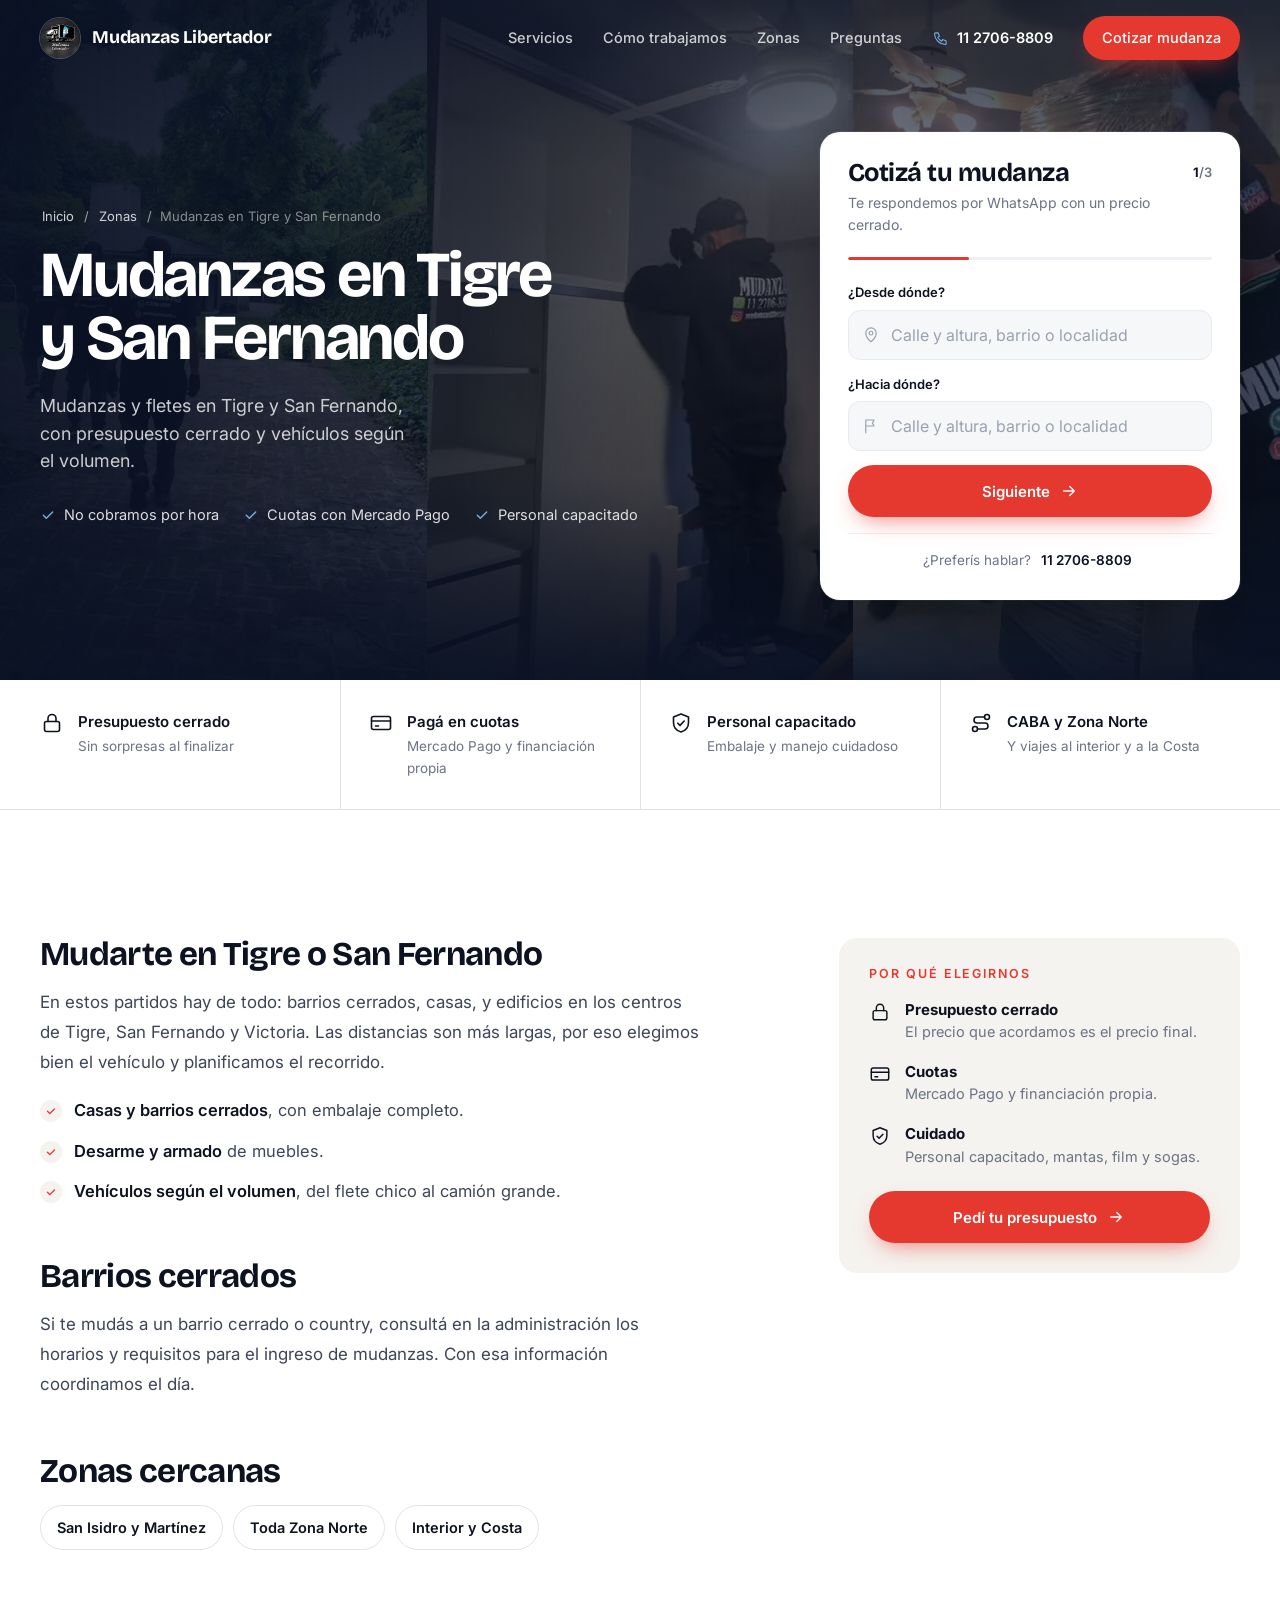
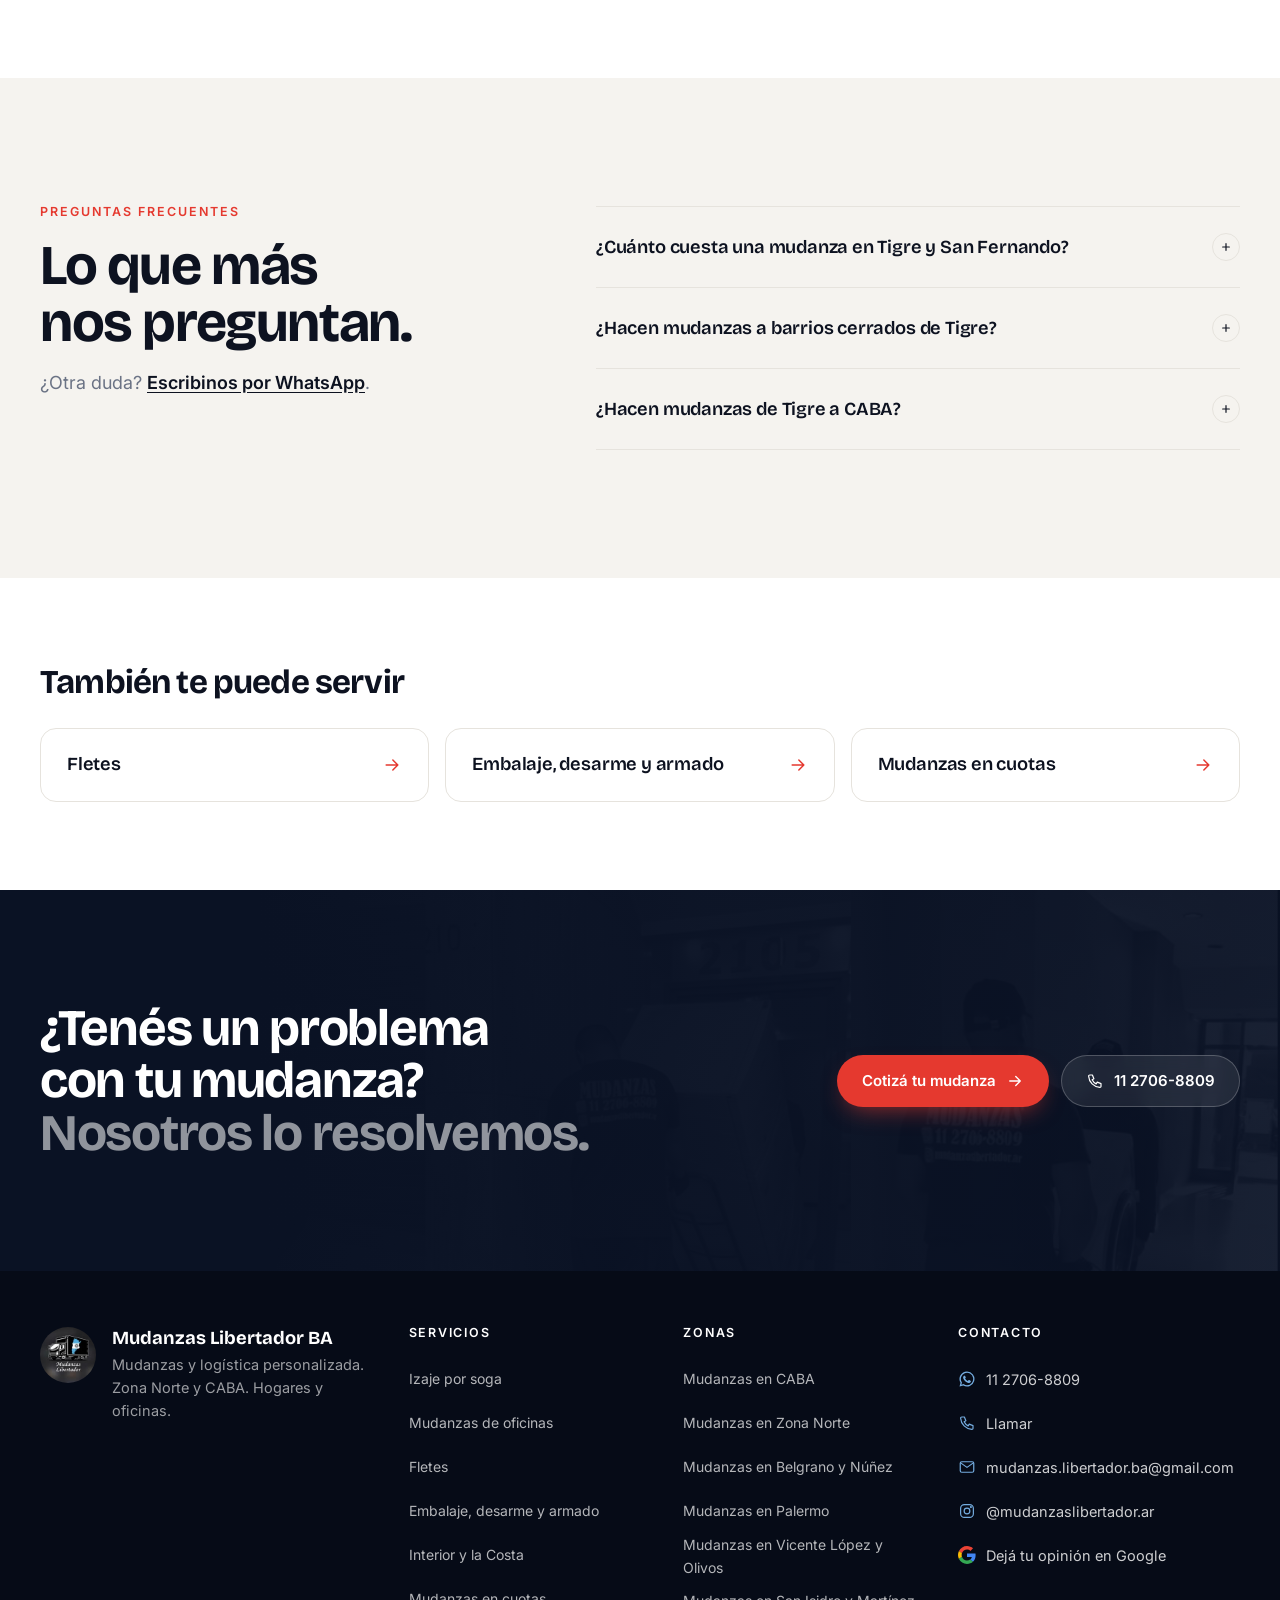
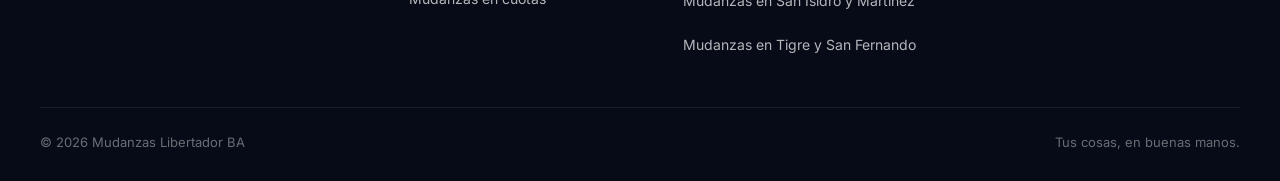
<file: mudanzas-tigre-san-fernando.html>
<!doctype html>
<html lang="es-AR">
<head>
  <meta charset="utf-8">
  <meta name="viewport" content="width=device-width, initial-scale=1, viewport-fit=cover">
  <title>Mudanzas en Tigre y San Fernando | Mudanzas Libertador BA</title>
  <meta name="description" content="Mudanzas en Tigre y San Fernando: casas, departamentos y oficinas con embalaje e izaje por soga. Presupuesto cerrado y cuotas. Cotizá por WhatsApp.">
  <meta name="theme-color" content="#0a1224">
  <meta name="robots" content="noindex, follow">
  <!-- REEMPLAZAR https://www.tu-dominio.com.ar/ por el dominio definitivo (también en sitemap.xml y robots.txt) -->
  <link rel="canonical" href="https://www.tu-dominio.com.ar/mudanzas-tigre-san-fernando.html">
  <meta property="og:type" content="website">
  <meta property="og:locale" content="es_AR">
  <meta property="og:site_name" content="Mudanzas Libertador BA">
  <meta property="og:title" content="Mudanzas en Tigre y San Fernando | Mudanzas Libertador BA">
  <meta property="og:description" content="Mudanzas en Tigre y San Fernando: casas, departamentos y oficinas con embalaje e izaje por soga. Presupuesto cerrado y cuotas. Cotizá por WhatsApp.">
  <meta property="og:url" content="https://www.tu-dominio.com.ar/mudanzas-tigre-san-fernando.html">
  <meta property="og:image" content="https://www.tu-dominio.com.ar/assets/img/og-image.jpg">
  <meta property="og:image:width" content="1200">
  <meta property="og:image:height" content="630">
  <meta property="og:image:alt" content="Mudanzas Libertador BA: tus cosas, en buenas manos.">
  <meta name="twitter:card" content="summary_large_image">
  <link rel="icon" href="assets/img/icon-32.png" sizes="32x32" type="image/png">
  <link rel="apple-touch-icon" href="assets/img/icon-180.png">
  <link rel="preload" as="image" href="assets/video/hero-desktop-poster.webp" type="image/webp" media="(min-width: 1101px), (min-width: 761px) and (orientation: landscape)" fetchpriority="high">
  <link rel="preload" as="image" href="assets/video/hero-mobile-poster.webp" type="image/webp" media="(max-width: 760px), (max-width: 1100px) and (orientation: portrait)" fetchpriority="high">
  <link rel="preconnect" href="https://fonts.googleapis.com">
  <link rel="preconnect" href="https://fonts.gstatic.com" crossorigin>
  <link href="https://fonts.googleapis.com/css2?family=Bricolage+Grotesque:opsz,wght@12..96,500..800&family=Inter:wght@400;500;600;700&display=swap" rel="stylesheet">
  <link rel="stylesheet" href="assets/css/styles.css">
  <script type="application/ld+json">{"@context": "https://schema.org", "@type": "Service", "name": "Mudanzas en Tigre y San Fernando", "serviceType": "Mudanzas en Tigre y San Fernando", "description": "Mudanzas en Tigre y San Fernando: casas, departamentos y oficinas con embalaje e izaje por soga. Presupuesto cerrado y cuotas. Cotizá por WhatsApp.", "url": "https://www.tu-dominio.com.ar/mudanzas-tigre-san-fernando.html", "provider": {"@type": "MovingCompany", "@id": "https://www.tu-dominio.com.ar/#empresa", "name": "Mudanzas Libertador BA", "telephone": "+54 9 11 2706-8809", "url": "https://www.tu-dominio.com.ar/"}, "areaServed": [{"@type": "Place", "name": "Partidos de Tigre y San Fernando, Buenos Aires"}]}</script>
  <script type="application/ld+json">{"@context": "https://schema.org", "@type": "FAQPage", "mainEntity": [{"@type": "Question", "name": "¿Cuánto cuesta una mudanza en Tigre y San Fernando?", "acceptedAnswer": {"@type": "Answer", "text": "Depende del volumen, la distancia y los accesos. Te pasamos un presupuesto cerrado: el precio que acordamos es el precio final."}}, {"@type": "Question", "name": "¿Hacen mudanzas a barrios cerrados de Tigre?", "acceptedAnswer": {"@type": "Answer", "text": "Pasanos el barrio, los horarios y los requisitos de ingreso y te confirmamos."}}, {"@type": "Question", "name": "¿Hacen mudanzas de Tigre a CABA?", "acceptedAnswer": {"@type": "Answer", "text": "Pasanos origen y destino y te confirmamos con un presupuesto cerrado."}}]}</script>
  <script type="application/ld+json">{"@context": "https://schema.org", "@type": "BreadcrumbList", "itemListElement": [{"@type": "ListItem", "position": 1, "name": "Inicio", "item": "https://www.tu-dominio.com.ar/"}, {"@type": "ListItem", "position": 2, "name": "Zonas", "item": "https://www.tu-dominio.com.ar/#zonas"}, {"@type": "ListItem", "position": 3, "name": "Mudanzas en Tigre y San Fernando", "item": "https://www.tu-dominio.com.ar/mudanzas-tigre-san-fernando.html"}]}</script>
  <!-- ================= MEDICIÓN Y ANUNCIOS (desactivado) =================
       1) Google tag (GA4 + Google Ads): descomentar y reemplazar G-XXXXXXXXXX y AW-XXXXXXXXX.
       2) Meta Pixel: descomentar y reemplazar el ID 000000000000000.
       3) Cargar los labels de conversión en assets/js/main.js (objeto ADS).
  <script async src="https://www.googletagmanager.com/gtag/js?id=G-XXXXXXXXXX"></script>
  <script>
    window.dataLayer = window.dataLayer || [];
    function gtag(){dataLayer.push(arguments);}
    gtag('js', new Date());
    gtag('config', 'G-XXXXXXXXXX');
    gtag('config', 'AW-XXXXXXXXX');
  </script>
  <script>
    !function(f,b,e,v,n,t,s){if(f.fbq)return;n=f.fbq=function(){n.callMethod?n.callMethod.apply(n,arguments):n.queue.push(arguments)};if(!f._fbq)f._fbq=n;n.push=n;n.loaded=!0;n.version='2.0';n.queue=[];t=b.createElement(e);t.async=!0;t.src=v;s=b.getElementsByTagName(e)[0];s.parentNode.insertBefore(t,s)}(window,document,'script','https://connect.facebook.net/en_US/fbevents.js');
    fbq('init', '000000000000000');
    fbq('track', 'PageView');
  </script>
  ======================================================================= -->
</head>
<body>
  <a class="skip" href="#contenido">Saltar al contenido</a>

  <header class="hdr" id="hdr">
    <div class="wrap hdr__in">
      <a class="logo" href="index.html" aria-label="Mudanzas Libertador BA, inicio">
        <img src="assets/img/logo.jpg" alt="" width="40" height="40">
        <span>Mudanzas Libertador</span>
      </a>
      <nav class="nav" id="nav" aria-label="Principal">
        <a href="index.html#servicios">Servicios</a>
        <a href="index.html#proceso">Cómo trabajamos</a>
        <a href="index.html#zonas">Zonas</a>
        <a href="#faq">Preguntas</a>
        <a class="nav__tel" href="tel:+5491127068809"><svg class="ic" aria-hidden="true"><use href="#i-phone"/></svg>11 2706-8809</a>
        <a class="btn btn--accent btn--sm" href="#cotizar" data-focus-quote>Cotizar mudanza</a>
      </nav>
      <button class="burger" id="burger" aria-label="Abrir menú" aria-expanded="false" aria-controls="nav"><span></span><span></span></button>
    </div>
  </header>
  <!-- ZONA A CONFIRMAR: mantener esta página solo si el dueño confirma que trabaja en esta zona. Si no, borrarla y sacarla de sitemap.xml y de los menús. -->
  <main id="contenido">
    <section class="hero hero--page" id="top" aria-labelledby="h1">
      <div class="hero__bg" aria-hidden="true">
        <picture>
          <source media="(max-width: 760px), (max-width: 1100px) and (orientation: portrait)" srcset="assets/video/hero-mobile-poster.webp" type="image/webp">
          <source media="(max-width: 760px), (max-width: 1100px) and (orientation: portrait)" srcset="assets/video/hero-mobile-poster.jpg">
          <source srcset="assets/video/hero-desktop-poster.webp" type="image/webp">
          <img src="assets/video/hero-desktop-poster.jpg" alt="" width="1280" height="720" fetchpriority="high">
        </picture>
        <!-- Video de fondo (reel de Instagram, sin audio). main.js le carga el archivo según el ancho de pantalla
             y no lo carga con "Ahorro de datos" ni con "Reducir movimiento" (queda la imagen de arriba como póster). -->
        <video class="hero__video" autoplay muted loop playsinline preload="metadata" disablepictureinpicture
               data-hero-video data-desktop="assets/video/hero-desktop" data-mobile="assets/video/hero-mobile"></video>
      </div>
      <div class="hero__shade" aria-hidden="true"></div>
      <div class="wrap hero__in">
        <div class="hero__copy">
          <nav class="crumbs" aria-label="Ruta de navegación"><a href="index.html">Inicio</a> <span aria-hidden="true">/</span> <a href="index.html#zonas">Zonas</a> <span aria-hidden="true">/</span> <span aria-current="page">Mudanzas en Tigre y San Fernando</span></nav>
          <h1 id="h1">Mudanzas en Tigre y San Fernando</h1>
          <p class="hero__lead">Mudanzas y fletes en Tigre y San Fernando, con presupuesto cerrado y vehículos según el volumen.</p>
          <ul class="ticks">
            <li><svg class="ic" aria-hidden="true"><use href="#i-check"/></svg>No cobramos por hora</li>
            <li><svg class="ic" aria-hidden="true"><use href="#i-check"/></svg>Cuotas con Mercado Pago</li>
            <li><svg class="ic" aria-hidden="true"><use href="#i-check"/></svg>Personal capacitado</li>
          </ul>
          <div class="hero__ctas">
            <a class="btn btn--accent" href="#cotizar" data-focus-quote>Cotizá tu mudanza<svg class="ic" aria-hidden="true"><use href="#i-arrow"/></svg></a>
            <a class="btn btn--glass" href="https://wa.me/5491127068809?text=Hola%20Mudanzas%20Libertador%2C%20quiero%20consultar%20por%20una%20mudanza%20%28Tigre%20y%20San%20Fernando%29." target="_blank" rel="noopener"><svg class="ic" aria-hidden="true"><use href="#i-wa"/></svg>WhatsApp</a>
          </div>
        </div>

        <div class="quote" id="cotizar">
          <form id="qf" novalidate aria-labelledby="qf-title" data-context="Mudanzas en Tigre y San Fernando">
            <div class="quote__head">
              <div>
                <h2 id="qf-title">Cotizá tu mudanza</h2>
                <p>Te respondemos por WhatsApp con un precio cerrado.</p>
              </div>
              <span class="quote__count" aria-live="polite"><b id="qf-step">1</b>/3</span>
            </div>
            <div class="quote__bar" aria-hidden="true"><span id="qf-bar"></span></div>

            <fieldset class="qs is-active" data-step="1">
              <legend class="sr">Paso 1: origen y destino</legend>
              <p class="sr" id="q-addr-help">Escribí al menos 3 letras para ver sugerencias de direcciones. Usá las flechas para elegir y Enter para confirmar.</p>
              <label class="fl"><span>¿Desde dónde?</span>
                <span class="fl__box"><svg class="ic" aria-hidden="true"><use href="#i-pin"/></svg><input name="origen" id="q-origen" type="text" placeholder="Calle y altura, barrio o localidad" required autocomplete="off" autocapitalize="words" spellcheck="false" enterkeyhint="next" data-addr role="combobox" aria-autocomplete="list" aria-expanded="false" aria-controls="q-origen-list" aria-describedby="q-addr-help"></span>
              </label>
              <label class="fl"><span>¿Hacia dónde?</span>
                <span class="fl__box"><svg class="ic" aria-hidden="true"><use href="#i-flag"/></svg><input name="destino" id="q-destino" type="text" placeholder="Calle y altura, barrio o localidad" required autocomplete="off" autocapitalize="words" spellcheck="false" enterkeyhint="next" data-addr role="combobox" aria-autocomplete="list" aria-expanded="false" aria-controls="q-destino-list" aria-describedby="q-addr-help"></span>
              </label>
              <button class="btn btn--accent btn--block" type="button" data-next>Siguiente<svg class="ic" aria-hidden="true"><use href="#i-arrow"/></svg></button>
            </fieldset>

            <fieldset class="qs" data-step="2">
              <legend class="sr">Paso 2: fecha y qué se muda</legend>
              <label class="fl"><span>Fecha</span>
                <span class="fl__box fl__box--plain"><input name="fecha" id="q-fecha" type="date"></span>
              </label>
              <label class="mini"><input type="checkbox" id="q-sinfecha"> Todavía no tengo fecha</label>
              <p class="fl__lbl" id="q-que-lbl">¿Qué se muda?</p>
              <div class="chips" role="group" aria-labelledby="q-que-lbl">
                <label class="chip"><input type="radio" name="tipo" value="Departamento"><span>Departamento</span></label>
                <label class="chip"><input type="radio" name="tipo" value="Casa"><span>Casa</span></label>
                <label class="chip"><input type="radio" name="tipo" value="Oficina"><span>Oficina</span></label>
                <label class="chip"><input type="radio" name="tipo" value="Algunos muebles / flete"><span>Algunos muebles</span></label>
              </div>
              <label class="fl"><span class="sr">Detalle de lo que se muda</span>
                <textarea name="detalle" id="q-detalle" rows="2" placeholder="Detalle opcional: ambientes, heladera, sillón, cajas…"></textarea>
              </label>
              <div class="qs__nav">
                <button class="btn btn--ghost" type="button" data-prev>Atrás</button>
                <button class="btn btn--accent" type="button" data-next>Siguiente<svg class="ic" aria-hidden="true"><use href="#i-arrow"/></svg></button>
              </div>
            </fieldset>

            <fieldset class="qs" data-step="3">
              <legend class="sr">Paso 3: accesos y nombre</legend>
              <p class="fl__lbl" id="q-acc-lbl">Accesos</p>
              <div class="chips" role="group" aria-labelledby="q-acc-lbl">
                <label class="chip"><input type="checkbox" name="accesos" value="Escaleras"><span>Escaleras</span></label>
                <label class="chip"><input type="checkbox" name="accesos" value="Ascensor"><span>Ascensor</span></label>
                <label class="chip"><input type="checkbox" name="accesos" value="Balcón"><span>Balcón</span></label>
              </div>
              <label class="fl"><span class="sr">Detalle de accesos</span>
                <span class="fl__box"><svg class="ic" aria-hidden="true"><use href="#i-building"/></svg><input name="acc_det" id="q-accdet" type="text" placeholder="Piso, tamaño del ascensor… (opcional)"></span>
              </label>
              <label class="fl"><span>Tu nombre</span>
                <span class="fl__box"><svg class="ic" aria-hidden="true"><use href="#i-user"/></svg><input name="nombre" id="q-nombre" type="text" placeholder="¿Cómo te llamás?" required autocomplete="given-name"></span>
              </label>
              <div class="qs__nav">
                <button class="btn btn--ghost" type="button" data-prev>Atrás</button>
                <button class="btn btn--wa" type="submit"><svg class="ic" aria-hidden="true"><use href="#i-wa"/></svg>Enviar por WhatsApp</button>
              </div>
            </fieldset>
            <p class="quote__err" id="qf-err" role="alert" hidden></p>
            <p class="quote__alt">¿Preferís hablar? <a href="tel:+5491127068809">11 2706-8809</a></p>
          </form>
        </div>
      </div>
    </section>

    <section class="trust" aria-label="Por qué elegirnos">
      <div class="wrap trust__in">
        <div class="trust__item reveal"><svg class="ic" aria-hidden="true"><use href="#i-lock"/></svg><div><b>Presupuesto cerrado</b><span>Sin sorpresas al finalizar</span></div></div>
        <div class="trust__item reveal"><svg class="ic" aria-hidden="true"><use href="#i-card"/></svg><div><b>Pagá en cuotas</b><span>Mercado Pago y financiación propia</span></div></div>
        <div class="trust__item reveal"><svg class="ic" aria-hidden="true"><use href="#i-shield"/></svg><div><b>Personal capacitado</b><span>Embalaje y manejo cuidadoso</span></div></div>
        <div class="trust__item reveal"><svg class="ic" aria-hidden="true"><use href="#i-route"/></svg><div><b>CABA y Zona Norte</b><span>Y viajes al interior y a la Costa</span></div></div>
      </div>
    </section>

    <section class="sec">
      <div class="wrap lp">
        <article class="prose reveal">
<h2>Mudarte en Tigre o San Fernando</h2>
<p>En estos partidos hay de todo: barrios cerrados, casas, y edificios en los centros de Tigre, San Fernando y Victoria. Las distancias son más largas, por eso elegimos bien el vehículo y planificamos el recorrido.</p>
<ul class="checks">
<li><strong>Casas y barrios cerrados</strong>, con embalaje completo.</li>
<li><strong>Desarme y armado</strong> de muebles.</li>
<li><strong>Vehículos según el volumen</strong>, del flete chico al camión grande.</li>
</ul>
<h2>Barrios cerrados</h2>
<p>Si te mudás a un barrio cerrado o country, consultá en la administración los horarios y requisitos para el ingreso de mudanzas. Con esa información coordinamos el día.</p>
<h2>Zonas cercanas</h2>
<ul class="pills"><li><a href="mudanzas-san-isidro-martinez.html">San Isidro y Martínez</a></li><li><a href="mudanzas-zona-norte.html">Toda Zona Norte</a></li><li><a href="mudanzas-al-interior-y-a-la-costa.html">Interior y Costa</a></li></ul>
        </article>
        <aside class="lp__aside reveal">
          <p class="kicker">Por qué elegirnos</p>
          <ul class="lp__why">
            <li><svg class="ic" aria-hidden="true"><use href="#i-lock"/></svg><span><b>Presupuesto cerrado</b>El precio que acordamos es el precio final.</span></li>
            <li><svg class="ic" aria-hidden="true"><use href="#i-card"/></svg><span><b>Cuotas</b>Mercado Pago y financiación propia.</span></li>
            <li><svg class="ic" aria-hidden="true"><use href="#i-shield"/></svg><span><b>Cuidado</b>Personal capacitado, mantas, film y sogas.</span></li>
          </ul>
          <a class="btn btn--accent btn--block" href="#cotizar" data-focus-quote>Pedí tu presupuesto<svg class="ic" aria-hidden="true"><use href="#i-arrow"/></svg></a>
        </aside>
      </div>
    </section>

    <section class="sec sec--paper" id="faq" aria-labelledby="f-title">
      <div class="wrap faq">
        <div class="faq__head reveal">
          <p class="kicker">Preguntas frecuentes</p>
          <h2 id="f-title">Lo que más nos preguntan.</h2>
          <p class="lead">¿Otra duda? <a href="https://wa.me/5491127068809?text=Hola%20Mudanzas%20Libertador%2C%20quiero%20consultar%20por%20una%20mudanza%20%28Tigre%20y%20San%20Fernando%29." target="_blank" rel="noopener">Escribinos por WhatsApp</a>.</p>
        </div>
        <div class="faq__list reveal">
          <details><summary>¿Cuánto cuesta una mudanza en Tigre y San Fernando?</summary><p>Depende del volumen, la distancia y los accesos. Te pasamos un presupuesto cerrado: el precio que acordamos es el precio final.</p></details>
          <details><summary>¿Hacen mudanzas a barrios cerrados de Tigre?</summary><p>Pasanos el barrio, los horarios y los requisitos de ingreso y te confirmamos.</p></details>
          <details><summary>¿Hacen mudanzas de Tigre a CABA?</summary><p>Pasanos origen y destino y te confirmamos con un presupuesto cerrado.</p></details>
        </div>
      </div>
    </section>

    <section class="sec sec--tight" aria-labelledby="r-title">
      <div class="wrap">
        <h2 class="rel__title" id="r-title">También te puede servir</h2>
        <div class="rels">
          <a class="rel reveal" href="fletes.html"><span>Fletes</span><svg class="ic" aria-hidden="true"><use href="#i-arrow"/></svg></a>
          <a class="rel reveal" href="embalaje-y-armado-de-muebles.html"><span>Embalaje, desarme y armado</span><svg class="ic" aria-hidden="true"><use href="#i-arrow"/></svg></a>
          <a class="rel reveal" href="mudanzas-en-cuotas.html"><span>Mudanzas en cuotas</span><svg class="ic" aria-hidden="true"><use href="#i-arrow"/></svg></a>
        </div>
      </div>
    </section>

    <section class="cta" aria-labelledby="c-title">
      <div class="wrap cta__in reveal">
        <h2 id="c-title">¿Tenés un problema con tu mudanza? <span>Nosotros lo resolvemos.</span></h2>
        <div class="cta__btns">
          <a class="btn btn--accent" href="#cotizar" data-focus-quote>Cotizá tu mudanza<svg class="ic" aria-hidden="true"><use href="#i-arrow"/></svg></a>
          <a class="btn btn--glass" href="tel:+5491127068809"><svg class="ic" aria-hidden="true"><use href="#i-phone"/></svg>11 2706-8809</a>
        </div>
      </div>
    </section>
  </main>

  <footer class="ftr">
    <div class="wrap ftr__grid">
      <div class="ftr__brand">
        <img src="assets/img/logo.jpg" alt="Logo de Mudanzas Libertador BA" width="56" height="56" loading="lazy" decoding="async">
        <div><b>Mudanzas Libertador BA</b><span>Mudanzas y logística personalizada.<br>Zona Norte y CABA. Hogares y oficinas.</span></div>
      </div>
      <nav aria-label="Servicios">
        <p class="ftr__h">Servicios</p>
        <ul class="ftr__col">
          <li><a href="izaje-de-muebles-por-soga.html">Izaje por soga</a></li>
          <li><a href="mudanzas-de-oficinas.html">Mudanzas de oficinas</a></li>
          <li><a href="fletes.html">Fletes</a></li>
          <li><a href="embalaje-y-armado-de-muebles.html">Embalaje, desarme y armado</a></li>
          <li><a href="mudanzas-al-interior-y-a-la-costa.html">Interior y la Costa</a></li>
          <li><a href="mudanzas-en-cuotas.html">Mudanzas en cuotas</a></li>
        </ul>
      </nav>
      <nav aria-label="Zonas">
        <p class="ftr__h">Zonas</p>
        <ul class="ftr__col">
          <li><a href="mudanzas-caba.html">Mudanzas en CABA</a></li>
          <li><a href="mudanzas-zona-norte.html">Mudanzas en Zona Norte</a></li>
          <li><a href="mudanzas-belgrano-nunez.html">Mudanzas en Belgrano y Núñez</a></li>
          <li><a href="mudanzas-palermo.html">Mudanzas en Palermo</a></li>
          <li><a href="mudanzas-vicente-lopez-olivos.html">Mudanzas en Vicente López y Olivos</a></li>
          <li><a href="mudanzas-san-isidro-martinez.html">Mudanzas en San Isidro y Martínez</a></li>
          <li><a href="mudanzas-tigre-san-fernando.html">Mudanzas en Tigre y San Fernando</a></li>
        </ul>
      </nav>
      <div>
        <p class="ftr__h">Contacto</p>
        <ul class="ftr__links">
          <li><a href="https://wa.me/5491127068809" target="_blank" rel="noopener"><svg class="ic" aria-hidden="true"><use href="#i-wa"/></svg>11 2706-8809</a></li>
          <li><a href="tel:+5491127068809"><svg class="ic" aria-hidden="true"><use href="#i-phone"/></svg>Llamar</a></li>
          <li><a href="mailto:mudanzas.libertador.ba@gmail.com"><svg class="ic" aria-hidden="true"><use href="#i-mail"/></svg>mudanzas.libertador.ba@gmail.com</a></li>
          <li><a href="https://www.instagram.com/mudanzaslibertador.ar/" target="_blank" rel="noopener"><svg class="ic" aria-hidden="true"><use href="#i-ig"/></svg>@mudanzaslibertador.ar</a></li>
        <li><a href="https://share.google/Xvqq46blmaVdApBMl" target="_blank" rel="noopener" data-review><svg class="ic" aria-hidden="true"><use href="#i-google"/></svg>Dejá tu opinión en Google</a></li>
        </ul>
      </div>
    </div>
    <div class="wrap ftr__base"><span>© <span id="yr">2026</span> Mudanzas Libertador BA</span><span>Tus cosas, en buenas manos.</span></div>
  </footer>

  <a class="wa is-hidden" href="https://wa.me/5491127068809?text=Hola%20Mudanzas%20Libertador%2C%20quiero%20consultar%20por%20una%20mudanza%20%28Tigre%20y%20San%20Fernando%29." target="_blank" rel="noopener" aria-label="Escribinos por WhatsApp"><svg aria-hidden="true"><use href="#i-wa"/></svg></a>

  <svg width="0" height="0" style="position:absolute" aria-hidden="true">
    <symbol id="i-google" viewBox="0 0 48 48"><path fill="#EA4335" d="M24 9.5c3.54 0 6.71 1.22 9.21 3.6l6.85-6.85C35.9 2.38 30.47 0 24 0 14.62 0 6.51 5.38 2.56 13.22l7.98 6.19C12.43 13.72 17.74 9.5 24 9.5z"/><path fill="#4285F4" d="M46.98 24.55c0-1.57-.15-3.09-.38-4.55H24v9.02h12.94c-.58 2.96-2.26 5.48-4.78 7.18l7.73 6c4.51-4.18 7.09-10.36 7.09-17.65z"/><path fill="#FBBC05" d="M10.53 28.59c-.48-1.45-.76-2.99-.76-4.59s.27-3.14.76-4.59l-7.98-6.19C.92 16.46 0 20.12 0 24c0 3.88.92 7.54 2.56 10.78l7.97-6.19z"/><path fill="#34A853" d="M24 48c6.48 0 11.93-2.13 15.89-5.81l-7.73-6c-2.15 1.45-4.92 2.3-8.16 2.3-6.26 0-11.57-4.22-13.47-9.91l-7.98 6.19C6.51 42.62 14.62 48 24 48z"/></symbol>
    <symbol id="i-star" viewBox="0 0 24 24" fill="none" stroke="currentColor" stroke-width="1.6" stroke-linejoin="round"><path d="M12 3.5l2.6 5.3 5.8.8-4.2 4.1 1 5.8L12 16.8l-5.2 2.7 1-5.8-4.2-4.1 5.8-.8z"/></symbol>
    <symbol id="i-check" viewBox="0 0 24 24" fill="none" stroke="currentColor" stroke-width="2.2" stroke-linecap="round" stroke-linejoin="round"><path d="M5 12.5l4.5 4.5L19 7.5"/></symbol>
    <symbol id="i-arrow" viewBox="0 0 24 24" fill="none" stroke="currentColor" stroke-width="1.8" stroke-linecap="round" stroke-linejoin="round"><path d="M5 12h14M13 6l6 6-6 6"/></symbol>
    <symbol id="i-phone" viewBox="0 0 24 24" fill="none" stroke="currentColor" stroke-width="1.6" stroke-linecap="round" stroke-linejoin="round"><path d="M5 4h3.5l2 5-2.3 1.4a11 11 0 0 0 5.4 5.4L15 13.5l5 2V19a1.5 1.5 0 0 1-1.6 1.5A16 16 0 0 1 3.5 5.6 1.5 1.5 0 0 1 5 4z"/></symbol>
    <symbol id="i-pin" viewBox="0 0 24 24" fill="none" stroke="currentColor" stroke-width="1.6" stroke-linecap="round" stroke-linejoin="round"><path d="M12 21s-7-6.1-7-11.5a7 7 0 0 1 14 0C19 14.9 12 21 12 21z"/><circle cx="12" cy="9.5" r="2.5"/></symbol>
    <symbol id="i-flag" viewBox="0 0 24 24" fill="none" stroke="currentColor" stroke-width="1.6" stroke-linecap="round" stroke-linejoin="round"><path d="M5 21V4M5 4h11l-2 4 2 4H5"/></symbol>
    <symbol id="i-cal" viewBox="0 0 24 24" fill="none" stroke="currentColor" stroke-width="1.6" stroke-linecap="round" stroke-linejoin="round"><rect x="3.5" y="5" width="17" height="15.5" rx="2"/><path d="M3.5 10h17M8 3v4M16 3v4"/></symbol>
    <symbol id="i-user" viewBox="0 0 24 24" fill="none" stroke="currentColor" stroke-width="1.6" stroke-linecap="round" stroke-linejoin="round"><circle cx="12" cy="8" r="4"/><path d="M4 20.5c1.5-4 4.5-5.5 8-5.5s6.5 1.5 8 5.5"/></symbol>
    <symbol id="i-lock" viewBox="0 0 24 24" fill="none" stroke="currentColor" stroke-width="1.6" stroke-linecap="round" stroke-linejoin="round"><rect x="4.5" y="10.5" width="15" height="10" rx="2"/><path d="M8 10.5V7.5a4 4 0 0 1 8 0v3"/></symbol>
    <symbol id="i-card" viewBox="0 0 24 24" fill="none" stroke="currentColor" stroke-width="1.6" stroke-linecap="round" stroke-linejoin="round"><rect x="2.5" y="5.5" width="19" height="13" rx="2"/><path d="M2.5 10h19M6.5 15h3"/></symbol>
    <symbol id="i-shield" viewBox="0 0 24 24" fill="none" stroke="currentColor" stroke-width="1.6" stroke-linecap="round" stroke-linejoin="round"><path d="M12 3l7.5 3v5.5c0 4.6-3.2 8.2-7.5 9.5-4.3-1.3-7.5-4.9-7.5-9.5V6z"/><path d="M8.8 12.2l2.2 2.2 4.2-4.4"/></symbol>
    <symbol id="i-route" viewBox="0 0 24 24" fill="none" stroke="currentColor" stroke-width="1.6" stroke-linecap="round" stroke-linejoin="round"><circle cx="6" cy="18" r="2.5"/><circle cx="18" cy="6" r="2.5"/><path d="M8.5 18H16a3 3 0 0 0 0-6H8a3 3 0 0 1 0-6h7.5"/></symbol>
    <symbol id="i-home" viewBox="0 0 24 24" fill="none" stroke="currentColor" stroke-width="1.6" stroke-linecap="round" stroke-linejoin="round"><path d="M3.5 10.5L12 4l8.5 6.5V20H15v-5.5H9V20H3.5z"/></symbol>
    <symbol id="i-building" viewBox="0 0 24 24" fill="none" stroke="currentColor" stroke-width="1.6" stroke-linecap="round" stroke-linejoin="round"><path d="M4.5 20.5V4.5h10v16M14.5 9.5h5v11M2.5 20.5h19M8 8h3M8 12h3M8 16h3"/></symbol>
    <symbol id="i-truck" viewBox="0 0 24 24" fill="none" stroke="currentColor" stroke-width="1.6" stroke-linecap="round" stroke-linejoin="round"><path d="M2.5 6.5h11.5v10H2.5zM14 9.5h4l3.5 3.5v3.5H14"/><circle cx="6.5" cy="17.5" r="1.8"/><circle cx="17.5" cy="17.5" r="1.8"/></symbol>
    <symbol id="i-box" viewBox="0 0 24 24" fill="none" stroke="currentColor" stroke-width="1.6" stroke-linecap="round" stroke-linejoin="round"><path d="M3.5 7.5L12 3.5l8.5 4v9L12 20.5l-8.5-4zM3.5 7.5L12 11.5l8.5-4M12 11.5v9"/></symbol>
    <symbol id="i-wrench" viewBox="0 0 24 24" fill="none" stroke="currentColor" stroke-width="1.6" stroke-linecap="round" stroke-linejoin="round"><path d="M14.5 6.5a4 4 0 0 0 5 5l-9 9a2.1 2.1 0 0 1-3-3l9-9a4 4 0 0 1-2-2z"/></symbol>
    <symbol id="i-hoist" viewBox="0 0 24 24" fill="none" stroke="currentColor" stroke-width="1.6" stroke-linecap="round" stroke-linejoin="round"><path d="M3.5 3.5h17M12 3.5v6M8 9.5h8v8H8zM12 17.5v3"/></symbol>
    <symbol id="i-ig" viewBox="0 0 24 24" fill="none" stroke="currentColor" stroke-width="1.6" stroke-linecap="round" stroke-linejoin="round"><rect x="3.5" y="3.5" width="17" height="17" rx="5"/><circle cx="12" cy="12" r="3.8"/><circle cx="17.2" cy="6.8" r=".6" fill="currentColor"/></symbol>
    <symbol id="i-mail" viewBox="0 0 24 24" fill="none" stroke="currentColor" stroke-width="1.6" stroke-linecap="round" stroke-linejoin="round"><rect x="3" y="5" width="18" height="14" rx="2"/><path d="M3.5 6.5l8.5 6 8.5-6"/></symbol>
    <symbol id="i-wa" viewBox="0 0 24 24"><path fill="currentColor" d="M12 2a10 10 0 0 0-8.6 15.1L2 22l5-1.3A10 10 0 1 0 12 2zm0 18.2a8.2 8.2 0 0 1-4.2-1.2l-.3-.2-3 .8.8-2.9-.2-.3A8.2 8.2 0 1 1 12 20.2zm4.5-6.1c-.2-.1-1.5-.7-1.7-.8-.2-.1-.4-.1-.6.1l-.8 1c-.1.2-.3.2-.5.1a6.7 6.7 0 0 1-3.3-2.9c-.3-.4.2-.4.7-1.4.1-.2 0-.3 0-.4l-.8-1.8c-.2-.5-.4-.4-.6-.4h-.5c-.2 0-.4.1-.7.3-.2.3-.9.9-.9 2.2s.9 2.5 1 2.7c.1.2 1.8 2.8 4.4 3.9 1.6.7 2.3.8 3.1.6.5-.1 1.5-.6 1.7-1.2.2-.6.2-1.1.2-1.2-.1-.1-.3-.2-.5-.3z"/></symbol>
  </svg>
  <script src="assets/js/main.js" defer></script>
</body>
</html>
</file>
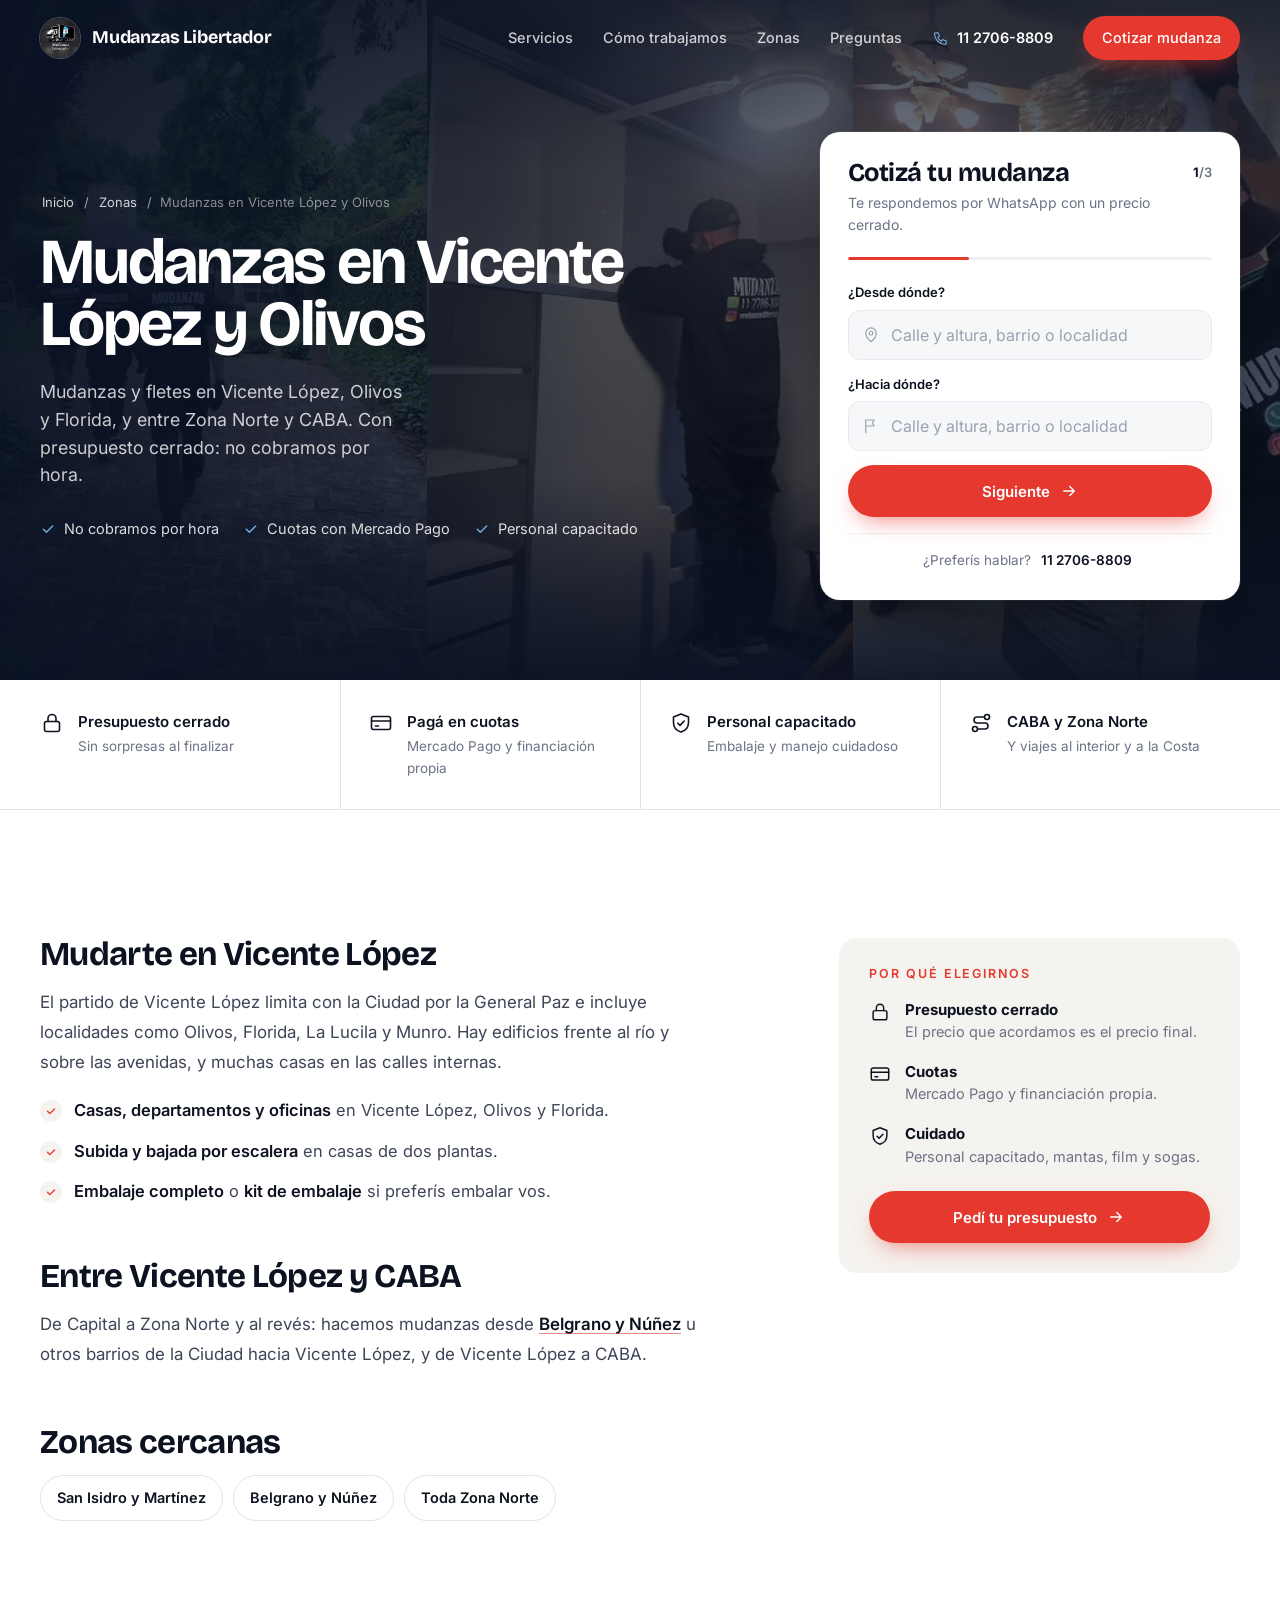
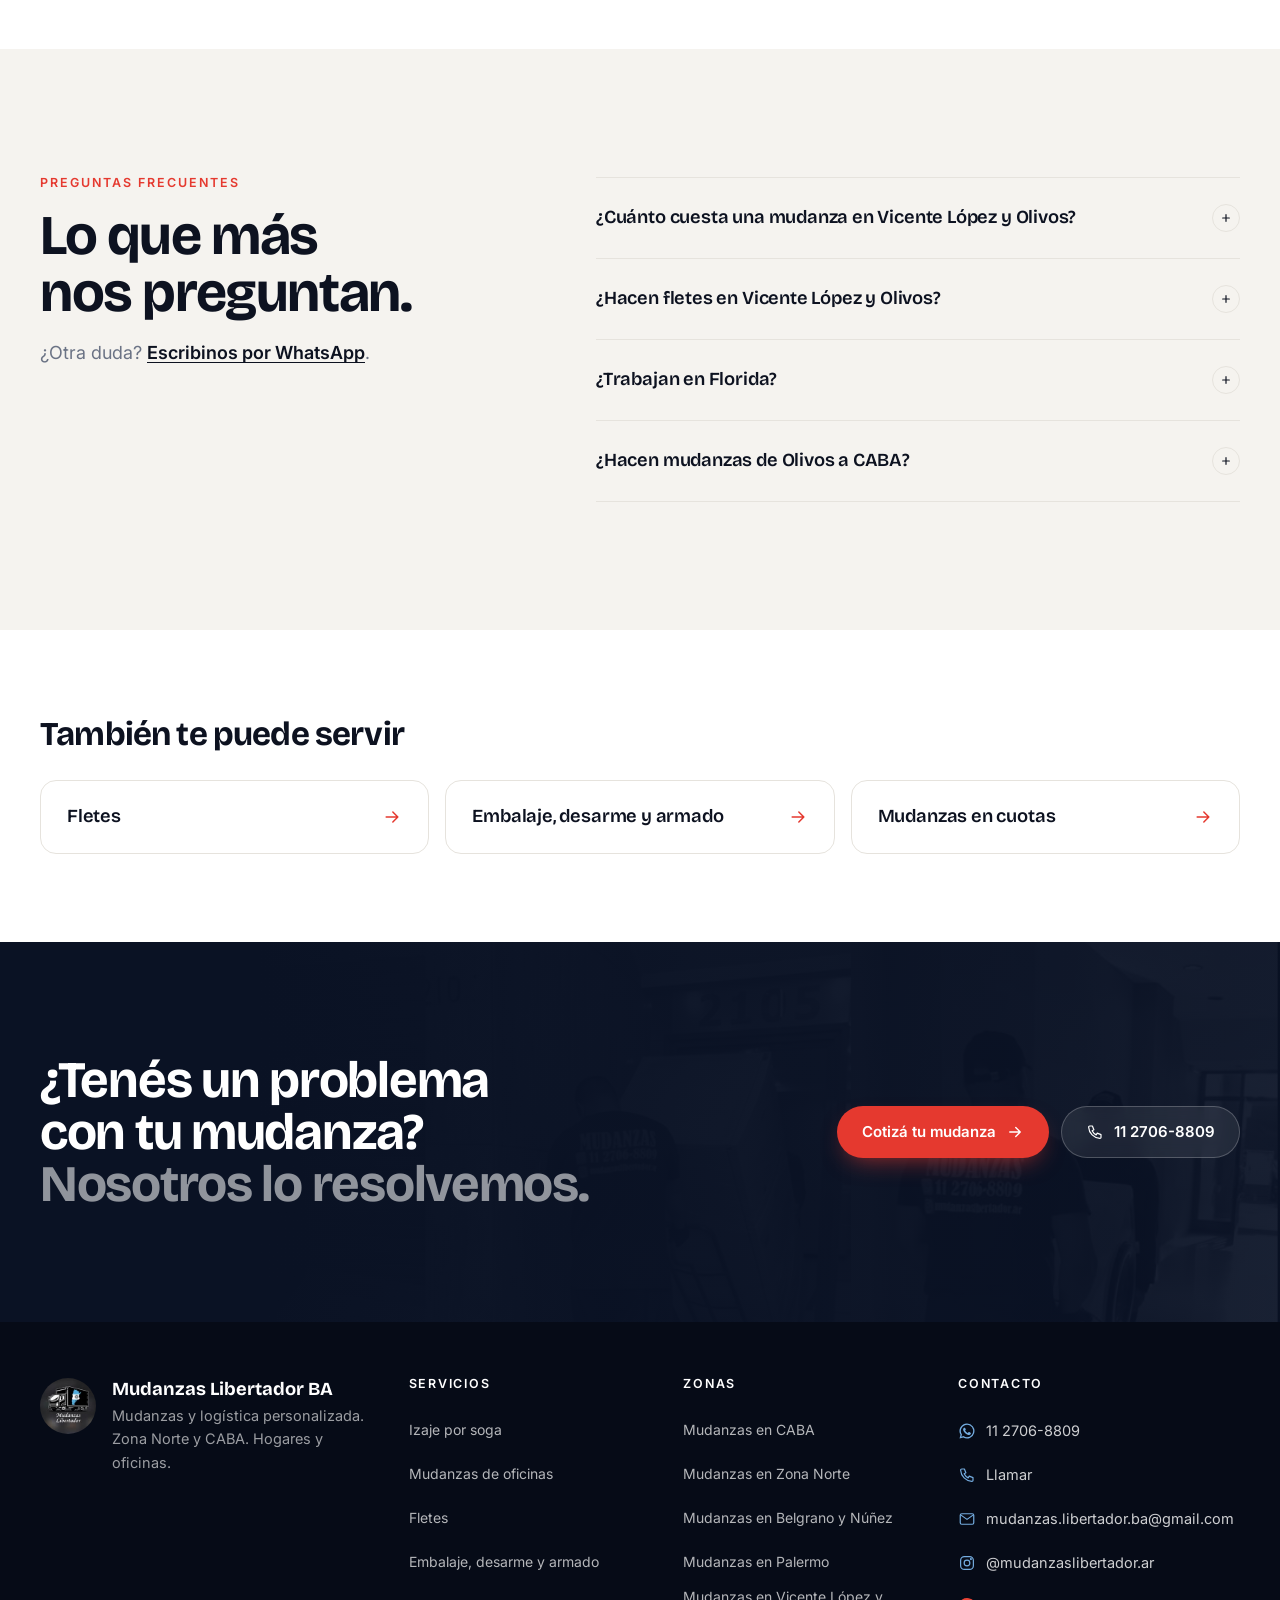
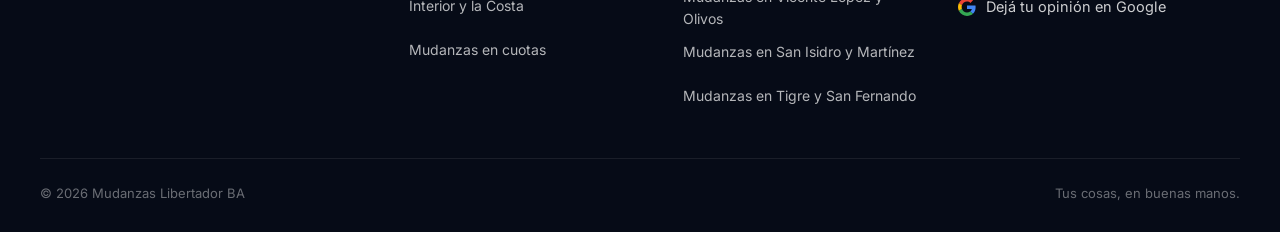
<file: mudanzas-vicente-lopez-olivos.html>
<!doctype html>
<html lang="es-AR">
<head>
  <meta charset="utf-8">
  <meta name="viewport" content="width=device-width, initial-scale=1, viewport-fit=cover">
  <title>Mudanzas en Vicente López y Olivos | Mudanzas Libertador BA</title>
  <meta name="description" content="Mudanzas en Vicente López y Olivos: casas, departamentos y oficinas con embalaje e izaje por soga. Presupuesto cerrado y cuotas. Cotizá por WhatsApp.">
  <meta name="theme-color" content="#0a1224">
  <meta name="robots" content="index, follow, max-image-preview:large">
  <!-- REEMPLAZAR https://www.tu-dominio.com.ar/ por el dominio definitivo (también en sitemap.xml y robots.txt) -->
  <link rel="canonical" href="https://www.tu-dominio.com.ar/mudanzas-vicente-lopez-olivos.html">
  <meta property="og:type" content="website">
  <meta property="og:locale" content="es_AR">
  <meta property="og:site_name" content="Mudanzas Libertador BA">
  <meta property="og:title" content="Mudanzas en Vicente López y Olivos | Mudanzas Libertador BA">
  <meta property="og:description" content="Mudanzas en Vicente López y Olivos: casas, departamentos y oficinas con embalaje e izaje por soga. Presupuesto cerrado y cuotas. Cotizá por WhatsApp.">
  <meta property="og:url" content="https://www.tu-dominio.com.ar/mudanzas-vicente-lopez-olivos.html">
  <meta property="og:image" content="https://www.tu-dominio.com.ar/assets/img/og-image.jpg">
  <meta property="og:image:width" content="1200">
  <meta property="og:image:height" content="630">
  <meta property="og:image:alt" content="Mudanzas Libertador BA: tus cosas, en buenas manos.">
  <meta name="twitter:card" content="summary_large_image">
  <link rel="icon" href="assets/img/icon-32.png" sizes="32x32" type="image/png">
  <link rel="apple-touch-icon" href="assets/img/icon-180.png">
  <link rel="preload" as="image" href="assets/video/hero-desktop-poster.webp" type="image/webp" media="(min-width: 1101px), (min-width: 761px) and (orientation: landscape)" fetchpriority="high">
  <link rel="preload" as="image" href="assets/video/hero-mobile-poster.webp" type="image/webp" media="(max-width: 760px), (max-width: 1100px) and (orientation: portrait)" fetchpriority="high">
  <link rel="preconnect" href="https://fonts.googleapis.com">
  <link rel="preconnect" href="https://fonts.gstatic.com" crossorigin>
  <link href="https://fonts.googleapis.com/css2?family=Bricolage+Grotesque:opsz,wght@12..96,500..800&family=Inter:wght@400;500;600;700&display=swap" rel="stylesheet">
  <link rel="stylesheet" href="assets/css/styles.css">
  <script type="application/ld+json">{"@context": "https://schema.org", "@type": "Service", "name": "Mudanzas en Vicente López y Olivos", "serviceType": "Mudanzas en Vicente López y Olivos", "description": "Mudanzas en Vicente López y Olivos: casas, departamentos y oficinas con embalaje e izaje por soga. Presupuesto cerrado y cuotas. Cotizá por WhatsApp.", "url": "https://www.tu-dominio.com.ar/mudanzas-vicente-lopez-olivos.html", "provider": {"@type": "MovingCompany", "@id": "https://www.tu-dominio.com.ar/#empresa", "name": "Mudanzas Libertador BA", "telephone": "+54 9 11 2706-8809", "url": "https://www.tu-dominio.com.ar/"}, "areaServed": [{"@type": "Place", "name": "Partido de Vicente López, Buenos Aires"}]}</script>
  <script type="application/ld+json">{"@context": "https://schema.org", "@type": "FAQPage", "mainEntity": [{"@type": "Question", "name": "¿Cuánto cuesta una mudanza en Vicente López y Olivos?", "acceptedAnswer": {"@type": "Answer", "text": "Depende de qué se muda, la distancia y los accesos (escaleras, ascensor, balcón). Te pasamos un presupuesto cerrado: el precio que acordamos es el precio final."}}, {"@type": "Question", "name": "¿Hacen fletes en Vicente López y Olivos?", "acceptedAnswer": {"@type": "Answer", "text": "Sí, con vehículos chicos, medianos y grandes según el volumen."}}, {"@type": "Question", "name": "¿Trabajan en Florida?", "acceptedAnswer": {"@type": "Answer", "text": "Sí, también hacemos mudanzas en Florida."}}, {"@type": "Question", "name": "¿Hacen mudanzas de Olivos a CABA?", "acceptedAnswer": {"@type": "Answer", "text": "Sí, hacemos mudanzas entre Zona Norte y CABA en los dos sentidos."}}]}</script>
  <script type="application/ld+json">{"@context": "https://schema.org", "@type": "BreadcrumbList", "itemListElement": [{"@type": "ListItem", "position": 1, "name": "Inicio", "item": "https://www.tu-dominio.com.ar/"}, {"@type": "ListItem", "position": 2, "name": "Zonas", "item": "https://www.tu-dominio.com.ar/#zonas"}, {"@type": "ListItem", "position": 3, "name": "Mudanzas en Vicente López y Olivos", "item": "https://www.tu-dominio.com.ar/mudanzas-vicente-lopez-olivos.html"}]}</script>
  <!-- ================= MEDICIÓN Y ANUNCIOS (desactivado) =================
       1) Google tag (GA4 + Google Ads): descomentar y reemplazar G-XXXXXXXXXX y AW-XXXXXXXXX.
       2) Meta Pixel: descomentar y reemplazar el ID 000000000000000.
       3) Cargar los labels de conversión en assets/js/main.js (objeto ADS).
  <script async src="https://www.googletagmanager.com/gtag/js?id=G-XXXXXXXXXX"></script>
  <script>
    window.dataLayer = window.dataLayer || [];
    function gtag(){dataLayer.push(arguments);}
    gtag('js', new Date());
    gtag('config', 'G-XXXXXXXXXX');
    gtag('config', 'AW-XXXXXXXXX');
  </script>
  <script>
    !function(f,b,e,v,n,t,s){if(f.fbq)return;n=f.fbq=function(){n.callMethod?n.callMethod.apply(n,arguments):n.queue.push(arguments)};if(!f._fbq)f._fbq=n;n.push=n;n.loaded=!0;n.version='2.0';n.queue=[];t=b.createElement(e);t.async=!0;t.src=v;s=b.getElementsByTagName(e)[0];s.parentNode.insertBefore(t,s)}(window,document,'script','https://connect.facebook.net/en_US/fbevents.js');
    fbq('init', '000000000000000');
    fbq('track', 'PageView');
  </script>
  ======================================================================= -->
</head>
<body>
  <a class="skip" href="#contenido">Saltar al contenido</a>

  <header class="hdr" id="hdr">
    <div class="wrap hdr__in">
      <a class="logo" href="index.html" aria-label="Mudanzas Libertador BA, inicio">
        <img src="assets/img/logo.jpg" alt="" width="40" height="40">
        <span>Mudanzas Libertador</span>
      </a>
      <nav class="nav" id="nav" aria-label="Principal">
        <a href="index.html#servicios">Servicios</a>
        <a href="index.html#proceso">Cómo trabajamos</a>
        <a href="index.html#zonas">Zonas</a>
        <a href="#faq">Preguntas</a>
        <a class="nav__tel" href="tel:+5491127068809"><svg class="ic" aria-hidden="true"><use href="#i-phone"/></svg>11 2706-8809</a>
        <a class="btn btn--accent btn--sm" href="#cotizar" data-focus-quote>Cotizar mudanza</a>
      </nav>
      <button class="burger" id="burger" aria-label="Abrir menú" aria-expanded="false" aria-controls="nav"><span></span><span></span></button>
    </div>
  </header>
  <!-- ZONA A CONFIRMAR: mantener esta página solo si el dueño confirma que trabaja en esta zona. Si no, borrarla y sacarla de sitemap.xml y de los menús. -->
  <main id="contenido">
    <section class="hero hero--page" id="top" aria-labelledby="h1">
      <div class="hero__bg" aria-hidden="true">
        <picture>
          <source media="(max-width: 760px), (max-width: 1100px) and (orientation: portrait)" srcset="assets/video/hero-mobile-poster.webp" type="image/webp">
          <source media="(max-width: 760px), (max-width: 1100px) and (orientation: portrait)" srcset="assets/video/hero-mobile-poster.jpg">
          <source srcset="assets/video/hero-desktop-poster.webp" type="image/webp">
          <img src="assets/video/hero-desktop-poster.jpg" alt="" width="1280" height="720" fetchpriority="high">
        </picture>
        <!-- Video de fondo (reel de Instagram, sin audio). main.js le carga el archivo según el ancho de pantalla
             y no lo carga con "Ahorro de datos" ni con "Reducir movimiento" (queda la imagen de arriba como póster). -->
        <video class="hero__video" autoplay muted loop playsinline preload="metadata" disablepictureinpicture
               data-hero-video data-desktop="assets/video/hero-desktop" data-mobile="assets/video/hero-mobile"></video>
      </div>
      <div class="hero__shade" aria-hidden="true"></div>
      <div class="wrap hero__in">
        <div class="hero__copy">
          <nav class="crumbs" aria-label="Ruta de navegación"><a href="index.html">Inicio</a> <span aria-hidden="true">/</span> <a href="index.html#zonas">Zonas</a> <span aria-hidden="true">/</span> <span aria-current="page">Mudanzas en Vicente López y Olivos</span></nav>
          <h1 id="h1">Mudanzas en Vicente López y Olivos</h1>
          <p class="hero__lead">Mudanzas y fletes en Vicente López, Olivos y Florida, y entre Zona Norte y CABA. Con presupuesto cerrado: no cobramos por hora.</p>
          <ul class="ticks">
            <li><svg class="ic" aria-hidden="true"><use href="#i-check"/></svg>No cobramos por hora</li>
            <li><svg class="ic" aria-hidden="true"><use href="#i-check"/></svg>Cuotas con Mercado Pago</li>
            <li><svg class="ic" aria-hidden="true"><use href="#i-check"/></svg>Personal capacitado</li>
          </ul>
          <div class="hero__ctas">
            <a class="btn btn--accent" href="#cotizar" data-focus-quote>Cotizá tu mudanza<svg class="ic" aria-hidden="true"><use href="#i-arrow"/></svg></a>
            <a class="btn btn--glass" href="https://wa.me/5491127068809?text=Hola%20Mudanzas%20Libertador%2C%20quiero%20consultar%20por%20una%20mudanza%20%28Vicente%20L%C3%B3pez%20y%20Olivos%29." target="_blank" rel="noopener"><svg class="ic" aria-hidden="true"><use href="#i-wa"/></svg>WhatsApp</a>
          </div>
        </div>

        <div class="quote" id="cotizar">
          <form id="qf" novalidate aria-labelledby="qf-title" data-context="Mudanzas en Vicente López y Olivos">
            <div class="quote__head">
              <div>
                <h2 id="qf-title">Cotizá tu mudanza</h2>
                <p>Te respondemos por WhatsApp con un precio cerrado.</p>
              </div>
              <span class="quote__count" aria-live="polite"><b id="qf-step">1</b>/3</span>
            </div>
            <div class="quote__bar" aria-hidden="true"><span id="qf-bar"></span></div>

            <fieldset class="qs is-active" data-step="1">
              <legend class="sr">Paso 1: origen y destino</legend>
              <p class="sr" id="q-addr-help">Escribí al menos 3 letras para ver sugerencias de direcciones. Usá las flechas para elegir y Enter para confirmar.</p>
              <label class="fl"><span>¿Desde dónde?</span>
                <span class="fl__box"><svg class="ic" aria-hidden="true"><use href="#i-pin"/></svg><input name="origen" id="q-origen" type="text" placeholder="Calle y altura, barrio o localidad" required autocomplete="off" autocapitalize="words" spellcheck="false" enterkeyhint="next" data-addr role="combobox" aria-autocomplete="list" aria-expanded="false" aria-controls="q-origen-list" aria-describedby="q-addr-help"></span>
              </label>
              <label class="fl"><span>¿Hacia dónde?</span>
                <span class="fl__box"><svg class="ic" aria-hidden="true"><use href="#i-flag"/></svg><input name="destino" id="q-destino" type="text" placeholder="Calle y altura, barrio o localidad" required autocomplete="off" autocapitalize="words" spellcheck="false" enterkeyhint="next" data-addr role="combobox" aria-autocomplete="list" aria-expanded="false" aria-controls="q-destino-list" aria-describedby="q-addr-help"></span>
              </label>
              <button class="btn btn--accent btn--block" type="button" data-next>Siguiente<svg class="ic" aria-hidden="true"><use href="#i-arrow"/></svg></button>
            </fieldset>

            <fieldset class="qs" data-step="2">
              <legend class="sr">Paso 2: fecha y qué se muda</legend>
              <label class="fl"><span>Fecha</span>
                <span class="fl__box fl__box--plain"><input name="fecha" id="q-fecha" type="date"></span>
              </label>
              <label class="mini"><input type="checkbox" id="q-sinfecha"> Todavía no tengo fecha</label>
              <p class="fl__lbl" id="q-que-lbl">¿Qué se muda?</p>
              <div class="chips" role="group" aria-labelledby="q-que-lbl">
                <label class="chip"><input type="radio" name="tipo" value="Departamento"><span>Departamento</span></label>
                <label class="chip"><input type="radio" name="tipo" value="Casa"><span>Casa</span></label>
                <label class="chip"><input type="radio" name="tipo" value="Oficina"><span>Oficina</span></label>
                <label class="chip"><input type="radio" name="tipo" value="Algunos muebles / flete"><span>Algunos muebles</span></label>
              </div>
              <label class="fl"><span class="sr">Detalle de lo que se muda</span>
                <textarea name="detalle" id="q-detalle" rows="2" placeholder="Detalle opcional: ambientes, heladera, sillón, cajas…"></textarea>
              </label>
              <div class="qs__nav">
                <button class="btn btn--ghost" type="button" data-prev>Atrás</button>
                <button class="btn btn--accent" type="button" data-next>Siguiente<svg class="ic" aria-hidden="true"><use href="#i-arrow"/></svg></button>
              </div>
            </fieldset>

            <fieldset class="qs" data-step="3">
              <legend class="sr">Paso 3: accesos y nombre</legend>
              <p class="fl__lbl" id="q-acc-lbl">Accesos</p>
              <div class="chips" role="group" aria-labelledby="q-acc-lbl">
                <label class="chip"><input type="checkbox" name="accesos" value="Escaleras"><span>Escaleras</span></label>
                <label class="chip"><input type="checkbox" name="accesos" value="Ascensor"><span>Ascensor</span></label>
                <label class="chip"><input type="checkbox" name="accesos" value="Balcón"><span>Balcón</span></label>
              </div>
              <label class="fl"><span class="sr">Detalle de accesos</span>
                <span class="fl__box"><svg class="ic" aria-hidden="true"><use href="#i-building"/></svg><input name="acc_det" id="q-accdet" type="text" placeholder="Piso, tamaño del ascensor… (opcional)"></span>
              </label>
              <label class="fl"><span>Tu nombre</span>
                <span class="fl__box"><svg class="ic" aria-hidden="true"><use href="#i-user"/></svg><input name="nombre" id="q-nombre" type="text" placeholder="¿Cómo te llamás?" required autocomplete="given-name"></span>
              </label>
              <div class="qs__nav">
                <button class="btn btn--ghost" type="button" data-prev>Atrás</button>
                <button class="btn btn--wa" type="submit"><svg class="ic" aria-hidden="true"><use href="#i-wa"/></svg>Enviar por WhatsApp</button>
              </div>
            </fieldset>
            <p class="quote__err" id="qf-err" role="alert" hidden></p>
            <p class="quote__alt">¿Preferís hablar? <a href="tel:+5491127068809">11 2706-8809</a></p>
          </form>
        </div>
      </div>
    </section>

    <section class="trust" aria-label="Por qué elegirnos">
      <div class="wrap trust__in">
        <div class="trust__item reveal"><svg class="ic" aria-hidden="true"><use href="#i-lock"/></svg><div><b>Presupuesto cerrado</b><span>Sin sorpresas al finalizar</span></div></div>
        <div class="trust__item reveal"><svg class="ic" aria-hidden="true"><use href="#i-card"/></svg><div><b>Pagá en cuotas</b><span>Mercado Pago y financiación propia</span></div></div>
        <div class="trust__item reveal"><svg class="ic" aria-hidden="true"><use href="#i-shield"/></svg><div><b>Personal capacitado</b><span>Embalaje y manejo cuidadoso</span></div></div>
        <div class="trust__item reveal"><svg class="ic" aria-hidden="true"><use href="#i-route"/></svg><div><b>CABA y Zona Norte</b><span>Y viajes al interior y a la Costa</span></div></div>
      </div>
    </section>

    <section class="sec">
      <div class="wrap lp">
        <article class="prose reveal">
<h2>Mudarte en Vicente López</h2>
<p>El partido de Vicente López limita con la Ciudad por la General Paz e incluye localidades como Olivos, Florida, La Lucila y Munro. Hay edificios frente al río y sobre las avenidas, y muchas casas en las calles internas.</p>
<ul class="checks">
<li><strong>Casas, departamentos y oficinas</strong> en Vicente López, Olivos y Florida.</li>
<li><strong>Subida y bajada por escalera</strong> en casas de dos plantas.</li>
<li><strong>Embalaje completo</strong> o <strong>kit de embalaje</strong> si preferís embalar vos.</li>
</ul>
<h2>Entre Vicente López y CABA</h2>
<p>De Capital a Zona Norte y al revés: hacemos mudanzas desde <a href="mudanzas-belgrano-nunez.html">Belgrano y Núñez</a> u otros barrios de la Ciudad hacia Vicente López, y de Vicente López a CABA.</p>
<h2>Zonas cercanas</h2>
<ul class="pills"><li><a href="mudanzas-san-isidro-martinez.html">San Isidro y Martínez</a></li><li><a href="mudanzas-belgrano-nunez.html">Belgrano y Núñez</a></li><li><a href="mudanzas-zona-norte.html">Toda Zona Norte</a></li></ul>
        </article>
        <aside class="lp__aside reveal">
          <p class="kicker">Por qué elegirnos</p>
          <ul class="lp__why">
            <li><svg class="ic" aria-hidden="true"><use href="#i-lock"/></svg><span><b>Presupuesto cerrado</b>El precio que acordamos es el precio final.</span></li>
            <li><svg class="ic" aria-hidden="true"><use href="#i-card"/></svg><span><b>Cuotas</b>Mercado Pago y financiación propia.</span></li>
            <li><svg class="ic" aria-hidden="true"><use href="#i-shield"/></svg><span><b>Cuidado</b>Personal capacitado, mantas, film y sogas.</span></li>
          </ul>
          <a class="btn btn--accent btn--block" href="#cotizar" data-focus-quote>Pedí tu presupuesto<svg class="ic" aria-hidden="true"><use href="#i-arrow"/></svg></a>
        </aside>
      </div>
    </section>

    <section class="sec sec--paper" id="faq" aria-labelledby="f-title">
      <div class="wrap faq">
        <div class="faq__head reveal">
          <p class="kicker">Preguntas frecuentes</p>
          <h2 id="f-title">Lo que más nos preguntan.</h2>
          <p class="lead">¿Otra duda? <a href="https://wa.me/5491127068809?text=Hola%20Mudanzas%20Libertador%2C%20quiero%20consultar%20por%20una%20mudanza%20%28Vicente%20L%C3%B3pez%20y%20Olivos%29." target="_blank" rel="noopener">Escribinos por WhatsApp</a>.</p>
        </div>
        <div class="faq__list reveal">
          <details><summary>¿Cuánto cuesta una mudanza en Vicente López y Olivos?</summary><p>Depende de qué se muda, la distancia y los accesos (escaleras, ascensor, balcón). Te pasamos un presupuesto cerrado: el precio que acordamos es el precio final.</p></details>
          <details><summary>¿Hacen fletes en Vicente López y Olivos?</summary><p>Sí, con vehículos chicos, medianos y grandes según el volumen.</p></details>
          <details><summary>¿Trabajan en Florida?</summary><p>Sí, también hacemos mudanzas en Florida.</p></details>
          <details><summary>¿Hacen mudanzas de Olivos a CABA?</summary><p>Sí, hacemos mudanzas entre Zona Norte y CABA en los dos sentidos.</p></details>
        </div>
      </div>
    </section>

    <section class="sec sec--tight" aria-labelledby="r-title">
      <div class="wrap">
        <h2 class="rel__title" id="r-title">También te puede servir</h2>
        <div class="rels">
          <a class="rel reveal" href="fletes.html"><span>Fletes</span><svg class="ic" aria-hidden="true"><use href="#i-arrow"/></svg></a>
          <a class="rel reveal" href="embalaje-y-armado-de-muebles.html"><span>Embalaje, desarme y armado</span><svg class="ic" aria-hidden="true"><use href="#i-arrow"/></svg></a>
          <a class="rel reveal" href="mudanzas-en-cuotas.html"><span>Mudanzas en cuotas</span><svg class="ic" aria-hidden="true"><use href="#i-arrow"/></svg></a>
        </div>
      </div>
    </section>

    <section class="cta" aria-labelledby="c-title">
      <div class="wrap cta__in reveal">
        <h2 id="c-title">¿Tenés un problema con tu mudanza? <span>Nosotros lo resolvemos.</span></h2>
        <div class="cta__btns">
          <a class="btn btn--accent" href="#cotizar" data-focus-quote>Cotizá tu mudanza<svg class="ic" aria-hidden="true"><use href="#i-arrow"/></svg></a>
          <a class="btn btn--glass" href="tel:+5491127068809"><svg class="ic" aria-hidden="true"><use href="#i-phone"/></svg>11 2706-8809</a>
        </div>
      </div>
    </section>
  </main>

  <footer class="ftr">
    <div class="wrap ftr__grid">
      <div class="ftr__brand">
        <img src="assets/img/logo.jpg" alt="Logo de Mudanzas Libertador BA" width="56" height="56" loading="lazy" decoding="async">
        <div><b>Mudanzas Libertador BA</b><span>Mudanzas y logística personalizada.<br>Zona Norte y CABA. Hogares y oficinas.</span></div>
      </div>
      <nav aria-label="Servicios">
        <p class="ftr__h">Servicios</p>
        <ul class="ftr__col">
          <li><a href="izaje-de-muebles-por-soga.html">Izaje por soga</a></li>
          <li><a href="mudanzas-de-oficinas.html">Mudanzas de oficinas</a></li>
          <li><a href="fletes.html">Fletes</a></li>
          <li><a href="embalaje-y-armado-de-muebles.html">Embalaje, desarme y armado</a></li>
          <li><a href="mudanzas-al-interior-y-a-la-costa.html">Interior y la Costa</a></li>
          <li><a href="mudanzas-en-cuotas.html">Mudanzas en cuotas</a></li>
        </ul>
      </nav>
      <nav aria-label="Zonas">
        <p class="ftr__h">Zonas</p>
        <ul class="ftr__col">
          <li><a href="mudanzas-caba.html">Mudanzas en CABA</a></li>
          <li><a href="mudanzas-zona-norte.html">Mudanzas en Zona Norte</a></li>
          <li><a href="mudanzas-belgrano-nunez.html">Mudanzas en Belgrano y Núñez</a></li>
          <li><a href="mudanzas-palermo.html">Mudanzas en Palermo</a></li>
          <li><a href="mudanzas-vicente-lopez-olivos.html">Mudanzas en Vicente López y Olivos</a></li>
          <li><a href="mudanzas-san-isidro-martinez.html">Mudanzas en San Isidro y Martínez</a></li>
          <li><a href="mudanzas-tigre-san-fernando.html">Mudanzas en Tigre y San Fernando</a></li>
        </ul>
      </nav>
      <div>
        <p class="ftr__h">Contacto</p>
        <ul class="ftr__links">
          <li><a href="https://wa.me/5491127068809" target="_blank" rel="noopener"><svg class="ic" aria-hidden="true"><use href="#i-wa"/></svg>11 2706-8809</a></li>
          <li><a href="tel:+5491127068809"><svg class="ic" aria-hidden="true"><use href="#i-phone"/></svg>Llamar</a></li>
          <li><a href="mailto:mudanzas.libertador.ba@gmail.com"><svg class="ic" aria-hidden="true"><use href="#i-mail"/></svg>mudanzas.libertador.ba@gmail.com</a></li>
          <li><a href="https://www.instagram.com/mudanzaslibertador.ar/" target="_blank" rel="noopener"><svg class="ic" aria-hidden="true"><use href="#i-ig"/></svg>@mudanzaslibertador.ar</a></li>
        <li><a href="https://share.google/Xvqq46blmaVdApBMl" target="_blank" rel="noopener" data-review><svg class="ic" aria-hidden="true"><use href="#i-google"/></svg>Dejá tu opinión en Google</a></li>
        </ul>
      </div>
    </div>
    <div class="wrap ftr__base"><span>© <span id="yr">2026</span> Mudanzas Libertador BA</span><span>Tus cosas, en buenas manos.</span></div>
  </footer>

  <a class="wa is-hidden" href="https://wa.me/5491127068809?text=Hola%20Mudanzas%20Libertador%2C%20quiero%20consultar%20por%20una%20mudanza%20%28Vicente%20L%C3%B3pez%20y%20Olivos%29." target="_blank" rel="noopener" aria-label="Escribinos por WhatsApp"><svg aria-hidden="true"><use href="#i-wa"/></svg></a>

  <svg width="0" height="0" style="position:absolute" aria-hidden="true">
    <symbol id="i-google" viewBox="0 0 48 48"><path fill="#EA4335" d="M24 9.5c3.54 0 6.71 1.22 9.21 3.6l6.85-6.85C35.9 2.38 30.47 0 24 0 14.62 0 6.51 5.38 2.56 13.22l7.98 6.19C12.43 13.72 17.74 9.5 24 9.5z"/><path fill="#4285F4" d="M46.98 24.55c0-1.57-.15-3.09-.38-4.55H24v9.02h12.94c-.58 2.96-2.26 5.48-4.78 7.18l7.73 6c4.51-4.18 7.09-10.36 7.09-17.65z"/><path fill="#FBBC05" d="M10.53 28.59c-.48-1.45-.76-2.99-.76-4.59s.27-3.14.76-4.59l-7.98-6.19C.92 16.46 0 20.12 0 24c0 3.88.92 7.54 2.56 10.78l7.97-6.19z"/><path fill="#34A853" d="M24 48c6.48 0 11.93-2.13 15.89-5.81l-7.73-6c-2.15 1.45-4.92 2.3-8.16 2.3-6.26 0-11.57-4.22-13.47-9.91l-7.98 6.19C6.51 42.62 14.62 48 24 48z"/></symbol>
    <symbol id="i-star" viewBox="0 0 24 24" fill="none" stroke="currentColor" stroke-width="1.6" stroke-linejoin="round"><path d="M12 3.5l2.6 5.3 5.8.8-4.2 4.1 1 5.8L12 16.8l-5.2 2.7 1-5.8-4.2-4.1 5.8-.8z"/></symbol>
    <symbol id="i-check" viewBox="0 0 24 24" fill="none" stroke="currentColor" stroke-width="2.2" stroke-linecap="round" stroke-linejoin="round"><path d="M5 12.5l4.5 4.5L19 7.5"/></symbol>
    <symbol id="i-arrow" viewBox="0 0 24 24" fill="none" stroke="currentColor" stroke-width="1.8" stroke-linecap="round" stroke-linejoin="round"><path d="M5 12h14M13 6l6 6-6 6"/></symbol>
    <symbol id="i-phone" viewBox="0 0 24 24" fill="none" stroke="currentColor" stroke-width="1.6" stroke-linecap="round" stroke-linejoin="round"><path d="M5 4h3.5l2 5-2.3 1.4a11 11 0 0 0 5.4 5.4L15 13.5l5 2V19a1.5 1.5 0 0 1-1.6 1.5A16 16 0 0 1 3.5 5.6 1.5 1.5 0 0 1 5 4z"/></symbol>
    <symbol id="i-pin" viewBox="0 0 24 24" fill="none" stroke="currentColor" stroke-width="1.6" stroke-linecap="round" stroke-linejoin="round"><path d="M12 21s-7-6.1-7-11.5a7 7 0 0 1 14 0C19 14.9 12 21 12 21z"/><circle cx="12" cy="9.5" r="2.5"/></symbol>
    <symbol id="i-flag" viewBox="0 0 24 24" fill="none" stroke="currentColor" stroke-width="1.6" stroke-linecap="round" stroke-linejoin="round"><path d="M5 21V4M5 4h11l-2 4 2 4H5"/></symbol>
    <symbol id="i-cal" viewBox="0 0 24 24" fill="none" stroke="currentColor" stroke-width="1.6" stroke-linecap="round" stroke-linejoin="round"><rect x="3.5" y="5" width="17" height="15.5" rx="2"/><path d="M3.5 10h17M8 3v4M16 3v4"/></symbol>
    <symbol id="i-user" viewBox="0 0 24 24" fill="none" stroke="currentColor" stroke-width="1.6" stroke-linecap="round" stroke-linejoin="round"><circle cx="12" cy="8" r="4"/><path d="M4 20.5c1.5-4 4.5-5.5 8-5.5s6.5 1.5 8 5.5"/></symbol>
    <symbol id="i-lock" viewBox="0 0 24 24" fill="none" stroke="currentColor" stroke-width="1.6" stroke-linecap="round" stroke-linejoin="round"><rect x="4.5" y="10.5" width="15" height="10" rx="2"/><path d="M8 10.5V7.5a4 4 0 0 1 8 0v3"/></symbol>
    <symbol id="i-card" viewBox="0 0 24 24" fill="none" stroke="currentColor" stroke-width="1.6" stroke-linecap="round" stroke-linejoin="round"><rect x="2.5" y="5.5" width="19" height="13" rx="2"/><path d="M2.5 10h19M6.5 15h3"/></symbol>
    <symbol id="i-shield" viewBox="0 0 24 24" fill="none" stroke="currentColor" stroke-width="1.6" stroke-linecap="round" stroke-linejoin="round"><path d="M12 3l7.5 3v5.5c0 4.6-3.2 8.2-7.5 9.5-4.3-1.3-7.5-4.9-7.5-9.5V6z"/><path d="M8.8 12.2l2.2 2.2 4.2-4.4"/></symbol>
    <symbol id="i-route" viewBox="0 0 24 24" fill="none" stroke="currentColor" stroke-width="1.6" stroke-linecap="round" stroke-linejoin="round"><circle cx="6" cy="18" r="2.5"/><circle cx="18" cy="6" r="2.5"/><path d="M8.5 18H16a3 3 0 0 0 0-6H8a3 3 0 0 1 0-6h7.5"/></symbol>
    <symbol id="i-home" viewBox="0 0 24 24" fill="none" stroke="currentColor" stroke-width="1.6" stroke-linecap="round" stroke-linejoin="round"><path d="M3.5 10.5L12 4l8.5 6.5V20H15v-5.5H9V20H3.5z"/></symbol>
    <symbol id="i-building" viewBox="0 0 24 24" fill="none" stroke="currentColor" stroke-width="1.6" stroke-linecap="round" stroke-linejoin="round"><path d="M4.5 20.5V4.5h10v16M14.5 9.5h5v11M2.5 20.5h19M8 8h3M8 12h3M8 16h3"/></symbol>
    <symbol id="i-truck" viewBox="0 0 24 24" fill="none" stroke="currentColor" stroke-width="1.6" stroke-linecap="round" stroke-linejoin="round"><path d="M2.5 6.5h11.5v10H2.5zM14 9.5h4l3.5 3.5v3.5H14"/><circle cx="6.5" cy="17.5" r="1.8"/><circle cx="17.5" cy="17.5" r="1.8"/></symbol>
    <symbol id="i-box" viewBox="0 0 24 24" fill="none" stroke="currentColor" stroke-width="1.6" stroke-linecap="round" stroke-linejoin="round"><path d="M3.5 7.5L12 3.5l8.5 4v9L12 20.5l-8.5-4zM3.5 7.5L12 11.5l8.5-4M12 11.5v9"/></symbol>
    <symbol id="i-wrench" viewBox="0 0 24 24" fill="none" stroke="currentColor" stroke-width="1.6" stroke-linecap="round" stroke-linejoin="round"><path d="M14.5 6.5a4 4 0 0 0 5 5l-9 9a2.1 2.1 0 0 1-3-3l9-9a4 4 0 0 1-2-2z"/></symbol>
    <symbol id="i-hoist" viewBox="0 0 24 24" fill="none" stroke="currentColor" stroke-width="1.6" stroke-linecap="round" stroke-linejoin="round"><path d="M3.5 3.5h17M12 3.5v6M8 9.5h8v8H8zM12 17.5v3"/></symbol>
    <symbol id="i-ig" viewBox="0 0 24 24" fill="none" stroke="currentColor" stroke-width="1.6" stroke-linecap="round" stroke-linejoin="round"><rect x="3.5" y="3.5" width="17" height="17" rx="5"/><circle cx="12" cy="12" r="3.8"/><circle cx="17.2" cy="6.8" r=".6" fill="currentColor"/></symbol>
    <symbol id="i-mail" viewBox="0 0 24 24" fill="none" stroke="currentColor" stroke-width="1.6" stroke-linecap="round" stroke-linejoin="round"><rect x="3" y="5" width="18" height="14" rx="2"/><path d="M3.5 6.5l8.5 6 8.5-6"/></symbol>
    <symbol id="i-wa" viewBox="0 0 24 24"><path fill="currentColor" d="M12 2a10 10 0 0 0-8.6 15.1L2 22l5-1.3A10 10 0 1 0 12 2zm0 18.2a8.2 8.2 0 0 1-4.2-1.2l-.3-.2-3 .8.8-2.9-.2-.3A8.2 8.2 0 1 1 12 20.2zm4.5-6.1c-.2-.1-1.5-.7-1.7-.8-.2-.1-.4-.1-.6.1l-.8 1c-.1.2-.3.2-.5.1a6.7 6.7 0 0 1-3.3-2.9c-.3-.4.2-.4.7-1.4.1-.2 0-.3 0-.4l-.8-1.8c-.2-.5-.4-.4-.6-.4h-.5c-.2 0-.4.1-.7.3-.2.3-.9.9-.9 2.2s.9 2.5 1 2.7c.1.2 1.8 2.8 4.4 3.9 1.6.7 2.3.8 3.1.6.5-.1 1.5-.6 1.7-1.2.2-.6.2-1.1.2-1.2-.1-.1-.3-.2-.5-.3z"/></symbol>
  </svg>
  <script src="assets/js/main.js" defer></script>
</body>
</html>
</file>
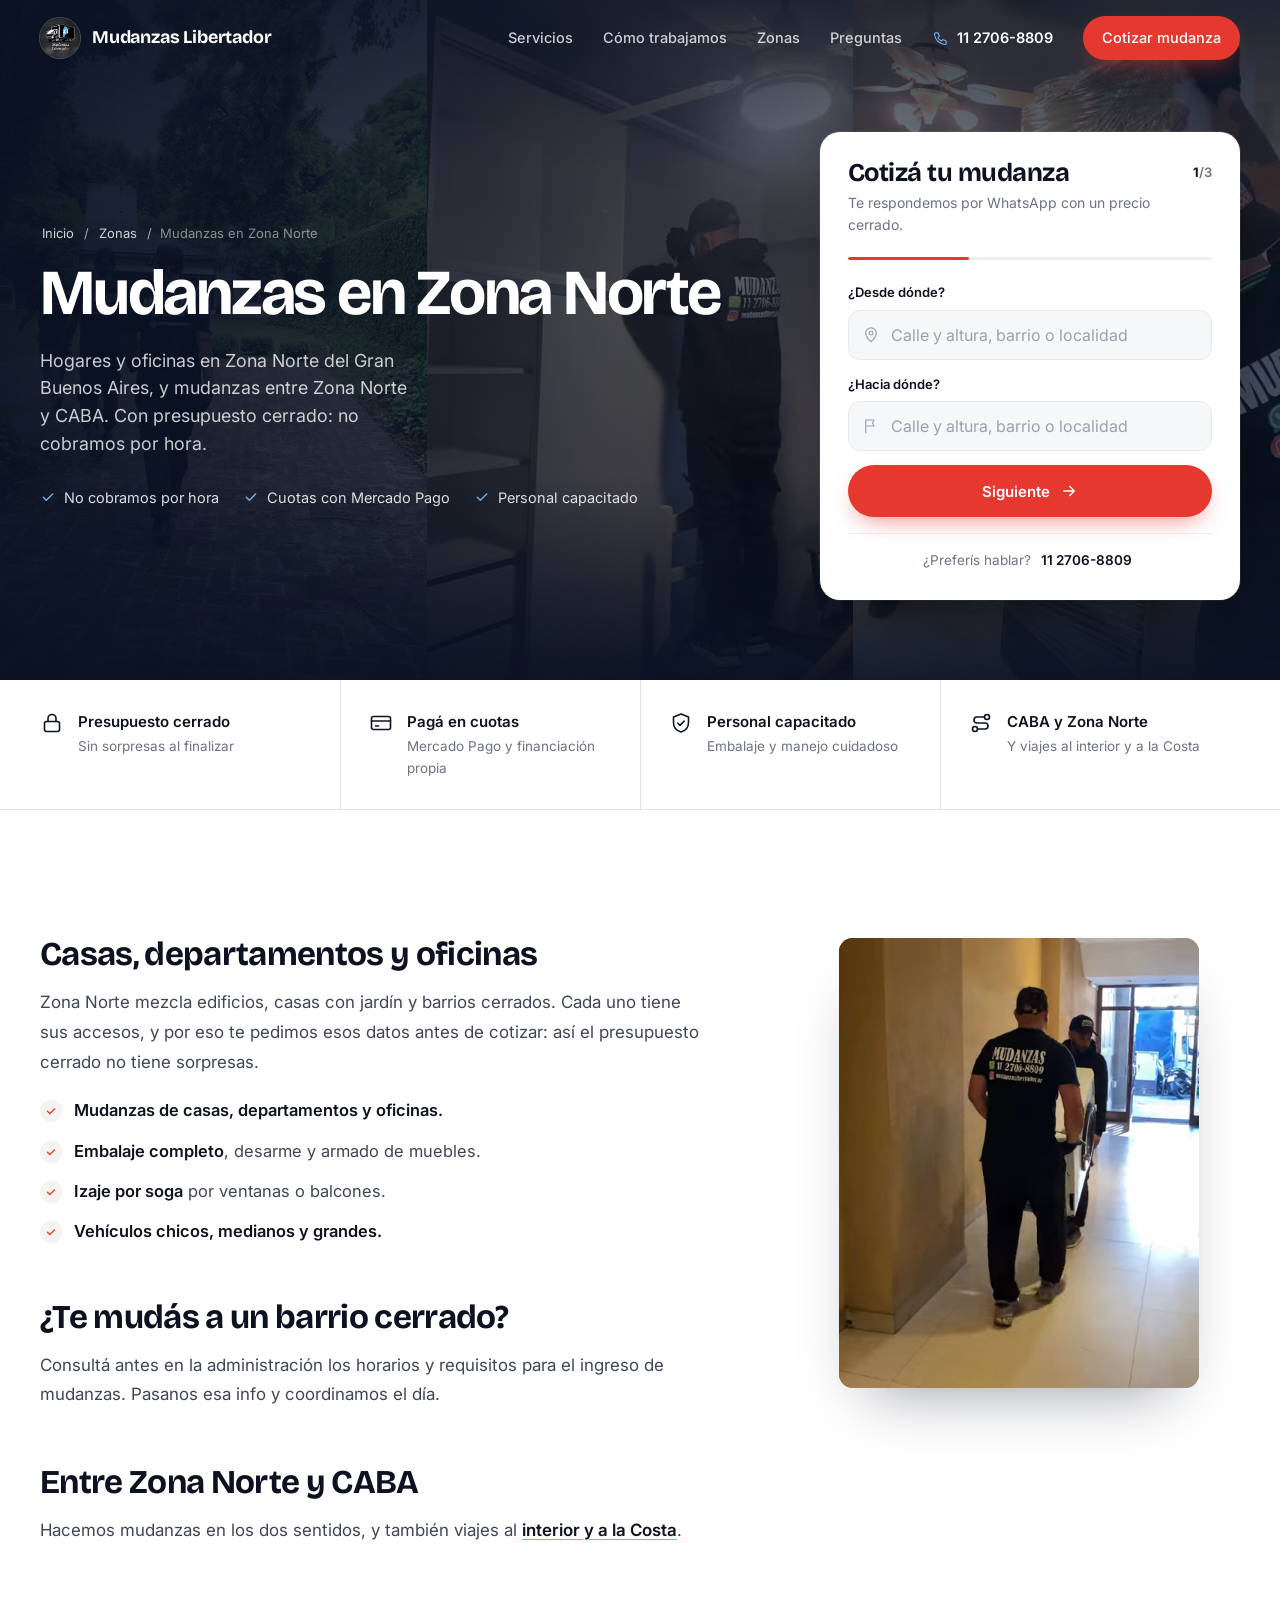
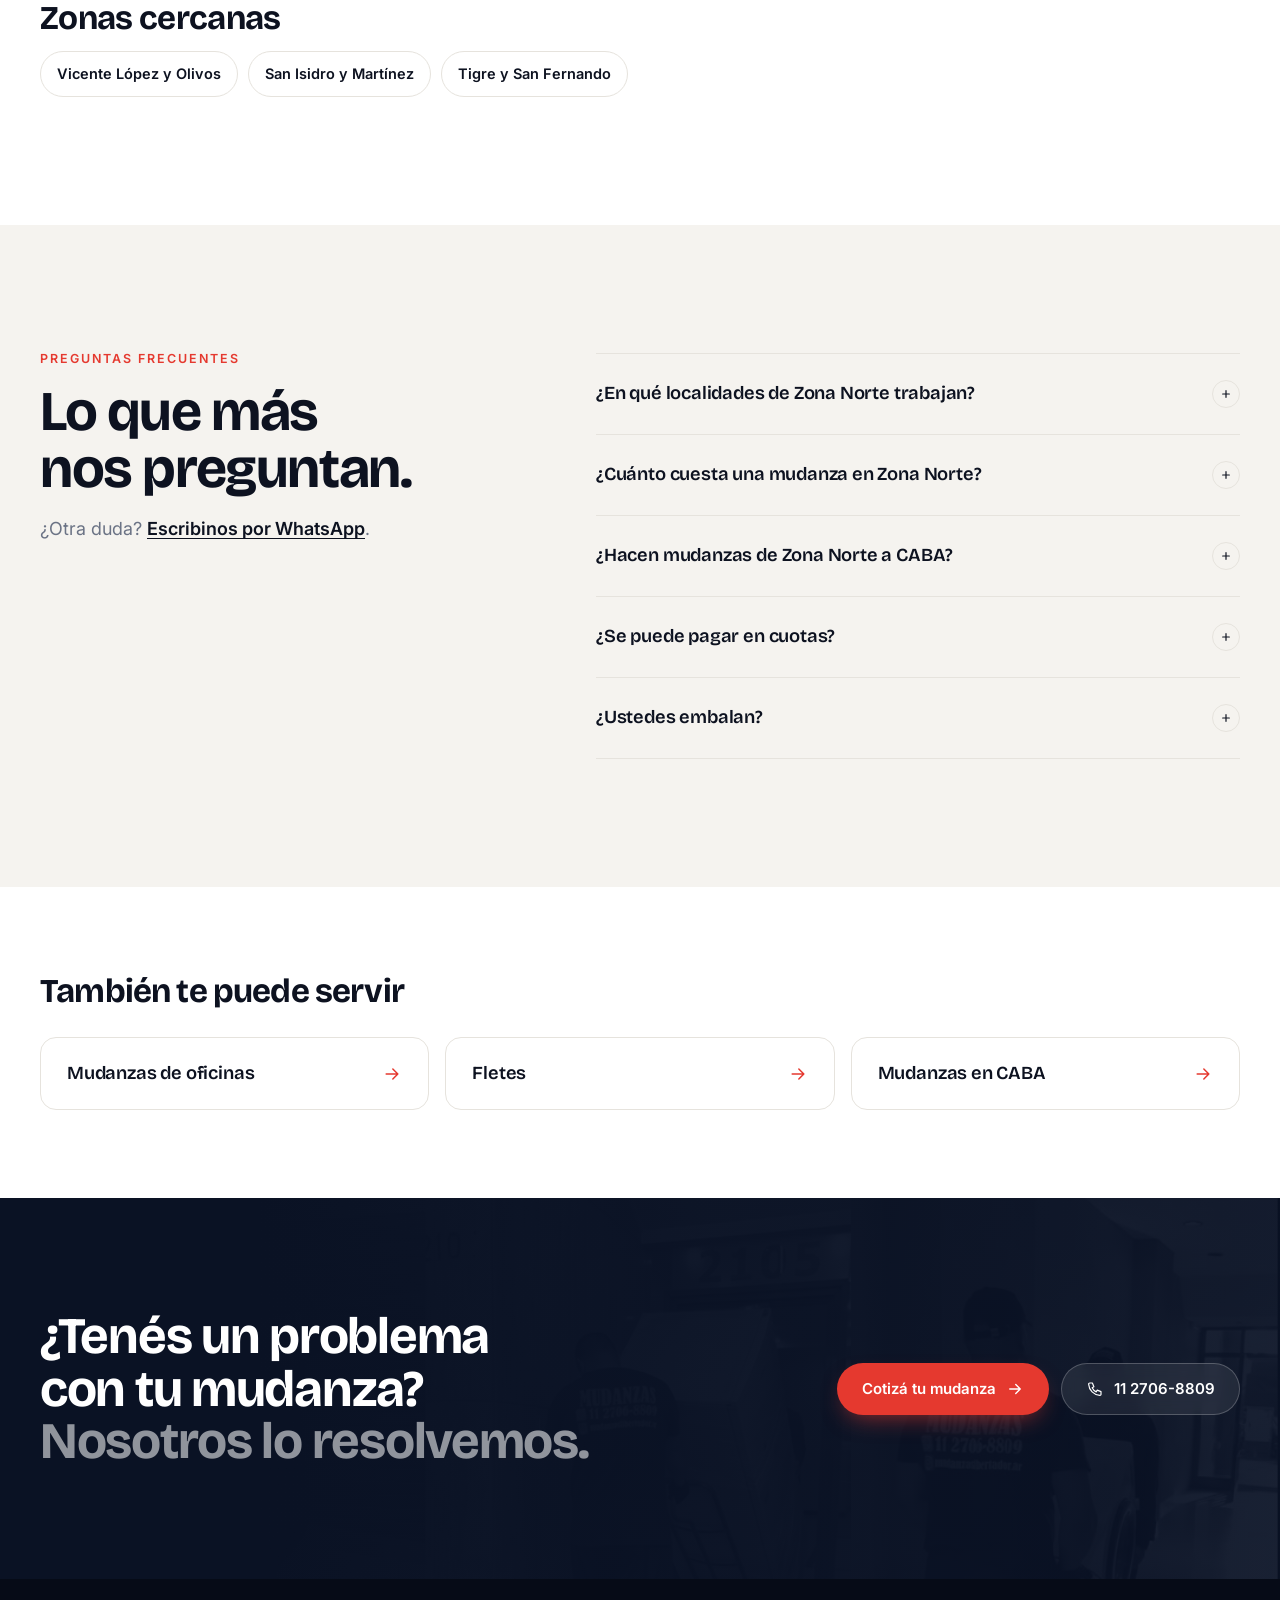
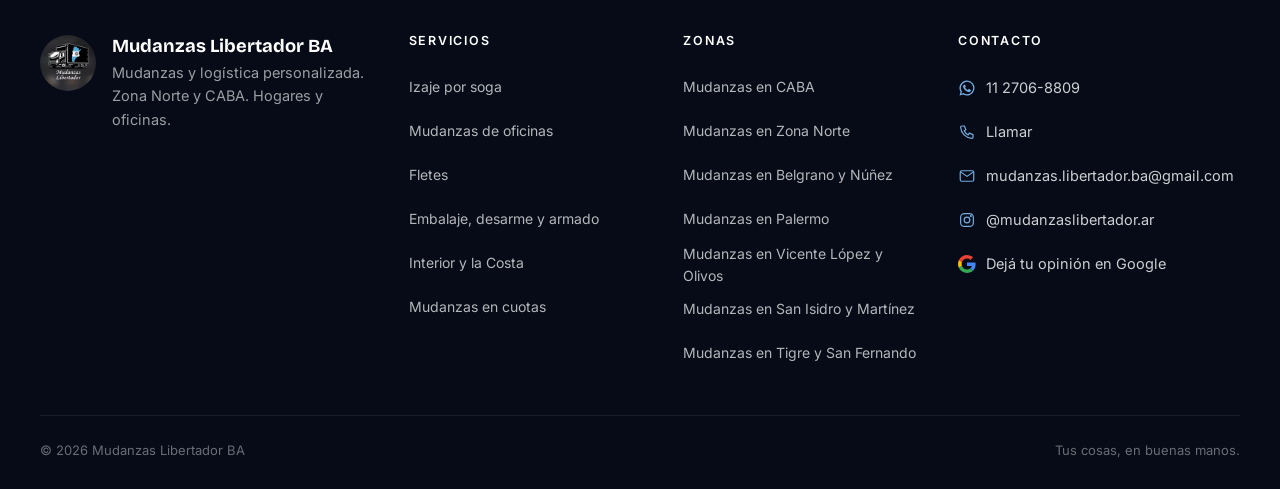
<file: mudanzas-zona-norte.html>
<!doctype html>
<html lang="es-AR">
<head>
  <meta charset="utf-8">
  <meta name="viewport" content="width=device-width, initial-scale=1, viewport-fit=cover">
  <title>Mudanzas en Zona Norte, Precio Cerrado | Mudanzas Libertador</title>
  <meta name="description" content="Mudanzas y fletes en Zona Norte del GBA: hogares y oficinas, embalaje, desarme y armado e izaje por soga. Presupuesto cerrado y cuotas. Cotizá por WhatsApp.">
  <meta name="theme-color" content="#0a1224">
  <meta name="robots" content="index, follow, max-image-preview:large">
  <!-- REEMPLAZAR https://www.tu-dominio.com.ar/ por el dominio definitivo (también en sitemap.xml y robots.txt) -->
  <link rel="canonical" href="https://www.tu-dominio.com.ar/mudanzas-zona-norte.html">
  <meta property="og:type" content="website">
  <meta property="og:locale" content="es_AR">
  <meta property="og:site_name" content="Mudanzas Libertador BA">
  <meta property="og:title" content="Mudanzas en Zona Norte, Precio Cerrado | Mudanzas Libertador">
  <meta property="og:description" content="Mudanzas y fletes en Zona Norte del GBA: hogares y oficinas, embalaje, desarme y armado e izaje por soga. Presupuesto cerrado y cuotas. Cotizá por WhatsApp.">
  <meta property="og:url" content="https://www.tu-dominio.com.ar/mudanzas-zona-norte.html">
  <meta property="og:image" content="https://www.tu-dominio.com.ar/assets/img/og-image.jpg">
  <meta property="og:image:width" content="1200">
  <meta property="og:image:height" content="630">
  <meta property="og:image:alt" content="Mudanzas Libertador BA: tus cosas, en buenas manos.">
  <meta name="twitter:card" content="summary_large_image">
  <link rel="icon" href="assets/img/icon-32.png" sizes="32x32" type="image/png">
  <link rel="apple-touch-icon" href="assets/img/icon-180.png">
  <link rel="preload" as="image" href="assets/video/hero-desktop-poster.webp" type="image/webp" media="(min-width: 1101px), (min-width: 761px) and (orientation: landscape)" fetchpriority="high">
  <link rel="preload" as="image" href="assets/video/hero-mobile-poster.webp" type="image/webp" media="(max-width: 760px), (max-width: 1100px) and (orientation: portrait)" fetchpriority="high">
  <link rel="preconnect" href="https://fonts.googleapis.com">
  <link rel="preconnect" href="https://fonts.gstatic.com" crossorigin>
  <link href="https://fonts.googleapis.com/css2?family=Bricolage+Grotesque:opsz,wght@12..96,500..800&family=Inter:wght@400;500;600;700&display=swap" rel="stylesheet">
  <link rel="stylesheet" href="assets/css/styles.css">
  <script type="application/ld+json">{"@context": "https://schema.org", "@type": "Service", "name": "Mudanzas en Zona Norte", "serviceType": "Mudanzas en Zona Norte", "description": "Mudanzas y fletes en Zona Norte del GBA: hogares y oficinas, embalaje, desarme y armado e izaje por soga. Presupuesto cerrado y cuotas. Cotizá por WhatsApp.", "url": "https://www.tu-dominio.com.ar/mudanzas-zona-norte.html", "provider": {"@type": "MovingCompany", "@id": "https://www.tu-dominio.com.ar/#empresa", "name": "Mudanzas Libertador BA", "telephone": "+54 9 11 2706-8809", "url": "https://www.tu-dominio.com.ar/"}, "areaServed": [{"@type": "Place", "name": "Zona Norte del Gran Buenos Aires"}]}</script>
  <script type="application/ld+json">{"@context": "https://schema.org", "@type": "FAQPage", "mainEntity": [{"@type": "Question", "name": "¿En qué localidades de Zona Norte trabajan?", "acceptedAnswer": {"@type": "Answer", "text": "En Zona Norte del Gran Buenos Aires, por ejemplo en Vicente López, Olivos, Florida, Martínez y San Isidro. Pasanos el origen y el destino y te confirmamos."}}, {"@type": "Question", "name": "¿Cuánto cuesta una mudanza en Zona Norte?", "acceptedAnswer": {"@type": "Answer", "text": "Depende del volumen, la distancia y los accesos. Te pasamos un presupuesto cerrado: el precio que acordamos es el precio final."}}, {"@type": "Question", "name": "¿Hacen mudanzas de Zona Norte a CABA?", "acceptedAnswer": {"@type": "Answer", "text": "Sí, en los dos sentidos."}}, {"@type": "Question", "name": "¿Se puede pagar en cuotas?", "acceptedAnswer": {"@type": "Answer", "text": "Sí, con Mercado Pago o con nuestra financiación propia. Ver cómo funcionan las cuotas."}}, {"@type": "Question", "name": "¿Ustedes embalan?", "acceptedAnswer": {"@type": "Answer", "text": "Sí. Hacemos embalaje completo con mantas, film stretch y sogas para muebles y objetos frágiles. Si preferís embalar vos, tenemos kit de embalaje."}}]}</script>
  <script type="application/ld+json">{"@context": "https://schema.org", "@type": "BreadcrumbList", "itemListElement": [{"@type": "ListItem", "position": 1, "name": "Inicio", "item": "https://www.tu-dominio.com.ar/"}, {"@type": "ListItem", "position": 2, "name": "Zonas", "item": "https://www.tu-dominio.com.ar/#zonas"}, {"@type": "ListItem", "position": 3, "name": "Mudanzas en Zona Norte", "item": "https://www.tu-dominio.com.ar/mudanzas-zona-norte.html"}]}</script>
  <!-- ================= MEDICIÓN Y ANUNCIOS (desactivado) =================
       1) Google tag (GA4 + Google Ads): descomentar y reemplazar G-XXXXXXXXXX y AW-XXXXXXXXX.
       2) Meta Pixel: descomentar y reemplazar el ID 000000000000000.
       3) Cargar los labels de conversión en assets/js/main.js (objeto ADS).
  <script async src="https://www.googletagmanager.com/gtag/js?id=G-XXXXXXXXXX"></script>
  <script>
    window.dataLayer = window.dataLayer || [];
    function gtag(){dataLayer.push(arguments);}
    gtag('js', new Date());
    gtag('config', 'G-XXXXXXXXXX');
    gtag('config', 'AW-XXXXXXXXX');
  </script>
  <script>
    !function(f,b,e,v,n,t,s){if(f.fbq)return;n=f.fbq=function(){n.callMethod?n.callMethod.apply(n,arguments):n.queue.push(arguments)};if(!f._fbq)f._fbq=n;n.push=n;n.loaded=!0;n.version='2.0';n.queue=[];t=b.createElement(e);t.async=!0;t.src=v;s=b.getElementsByTagName(e)[0];s.parentNode.insertBefore(t,s)}(window,document,'script','https://connect.facebook.net/en_US/fbevents.js');
    fbq('init', '000000000000000');
    fbq('track', 'PageView');
  </script>
  ======================================================================= -->
</head>
<body>
  <a class="skip" href="#contenido">Saltar al contenido</a>

  <header class="hdr" id="hdr">
    <div class="wrap hdr__in">
      <a class="logo" href="index.html" aria-label="Mudanzas Libertador BA, inicio">
        <img src="assets/img/logo.jpg" alt="" width="40" height="40">
        <span>Mudanzas Libertador</span>
      </a>
      <nav class="nav" id="nav" aria-label="Principal">
        <a href="index.html#servicios">Servicios</a>
        <a href="index.html#proceso">Cómo trabajamos</a>
        <a href="index.html#zonas">Zonas</a>
        <a href="#faq">Preguntas</a>
        <a class="nav__tel" href="tel:+5491127068809"><svg class="ic" aria-hidden="true"><use href="#i-phone"/></svg>11 2706-8809</a>
        <a class="btn btn--accent btn--sm" href="#cotizar" data-focus-quote>Cotizar mudanza</a>
      </nav>
      <button class="burger" id="burger" aria-label="Abrir menú" aria-expanded="false" aria-controls="nav"><span></span><span></span></button>
    </div>
  </header>
  <!-- ZONA A CONFIRMAR: mantener esta página solo si el dueño confirma que trabaja en esta zona. Si no, borrarla y sacarla de sitemap.xml y de los menús. -->
  <main id="contenido">
    <section class="hero hero--page" id="top" aria-labelledby="h1">
      <div class="hero__bg" aria-hidden="true">
        <picture>
          <source media="(max-width: 760px), (max-width: 1100px) and (orientation: portrait)" srcset="assets/video/hero-mobile-poster.webp" type="image/webp">
          <source media="(max-width: 760px), (max-width: 1100px) and (orientation: portrait)" srcset="assets/video/hero-mobile-poster.jpg">
          <source srcset="assets/video/hero-desktop-poster.webp" type="image/webp">
          <img src="assets/video/hero-desktop-poster.jpg" alt="" width="1280" height="720" fetchpriority="high">
        </picture>
        <!-- Video de fondo (reel de Instagram, sin audio). main.js le carga el archivo según el ancho de pantalla
             y no lo carga con "Ahorro de datos" ni con "Reducir movimiento" (queda la imagen de arriba como póster). -->
        <video class="hero__video" autoplay muted loop playsinline preload="metadata" disablepictureinpicture
               data-hero-video data-desktop="assets/video/hero-desktop" data-mobile="assets/video/hero-mobile"></video>
      </div>
      <div class="hero__shade" aria-hidden="true"></div>
      <div class="wrap hero__in">
        <div class="hero__copy">
          <nav class="crumbs" aria-label="Ruta de navegación"><a href="index.html">Inicio</a> <span aria-hidden="true">/</span> <a href="index.html#zonas">Zonas</a> <span aria-hidden="true">/</span> <span aria-current="page">Mudanzas en Zona Norte</span></nav>
          <h1 id="h1">Mudanzas en Zona Norte</h1>
          <p class="hero__lead">Hogares y oficinas en Zona Norte del Gran Buenos Aires, y mudanzas entre Zona Norte y CABA. Con presupuesto cerrado: no cobramos por hora.</p>
          <ul class="ticks">
            <li><svg class="ic" aria-hidden="true"><use href="#i-check"/></svg>No cobramos por hora</li>
            <li><svg class="ic" aria-hidden="true"><use href="#i-check"/></svg>Cuotas con Mercado Pago</li>
            <li><svg class="ic" aria-hidden="true"><use href="#i-check"/></svg>Personal capacitado</li>
          </ul>
          <div class="hero__ctas">
            <a class="btn btn--accent" href="#cotizar" data-focus-quote>Cotizá tu mudanza<svg class="ic" aria-hidden="true"><use href="#i-arrow"/></svg></a>
            <a class="btn btn--glass" href="https://wa.me/5491127068809?text=Hola%20Mudanzas%20Libertador%2C%20quiero%20consultar%20por%20una%20mudanza%20en%20Zona%20Norte." target="_blank" rel="noopener"><svg class="ic" aria-hidden="true"><use href="#i-wa"/></svg>WhatsApp</a>
          </div>
        </div>

        <div class="quote" id="cotizar">
          <form id="qf" novalidate aria-labelledby="qf-title" data-context="Mudanza en Zona Norte">
            <div class="quote__head">
              <div>
                <h2 id="qf-title">Cotizá tu mudanza</h2>
                <p>Te respondemos por WhatsApp con un precio cerrado.</p>
              </div>
              <span class="quote__count" aria-live="polite"><b id="qf-step">1</b>/3</span>
            </div>
            <div class="quote__bar" aria-hidden="true"><span id="qf-bar"></span></div>

            <fieldset class="qs is-active" data-step="1">
              <legend class="sr">Paso 1: origen y destino</legend>
              <p class="sr" id="q-addr-help">Escribí al menos 3 letras para ver sugerencias de direcciones. Usá las flechas para elegir y Enter para confirmar.</p>
              <label class="fl"><span>¿Desde dónde?</span>
                <span class="fl__box"><svg class="ic" aria-hidden="true"><use href="#i-pin"/></svg><input name="origen" id="q-origen" type="text" placeholder="Calle y altura, barrio o localidad" required autocomplete="off" autocapitalize="words" spellcheck="false" enterkeyhint="next" data-addr role="combobox" aria-autocomplete="list" aria-expanded="false" aria-controls="q-origen-list" aria-describedby="q-addr-help"></span>
              </label>
              <label class="fl"><span>¿Hacia dónde?</span>
                <span class="fl__box"><svg class="ic" aria-hidden="true"><use href="#i-flag"/></svg><input name="destino" id="q-destino" type="text" placeholder="Calle y altura, barrio o localidad" required autocomplete="off" autocapitalize="words" spellcheck="false" enterkeyhint="next" data-addr role="combobox" aria-autocomplete="list" aria-expanded="false" aria-controls="q-destino-list" aria-describedby="q-addr-help"></span>
              </label>
              <button class="btn btn--accent btn--block" type="button" data-next>Siguiente<svg class="ic" aria-hidden="true"><use href="#i-arrow"/></svg></button>
            </fieldset>

            <fieldset class="qs" data-step="2">
              <legend class="sr">Paso 2: fecha y qué se muda</legend>
              <label class="fl"><span>Fecha</span>
                <span class="fl__box fl__box--plain"><input name="fecha" id="q-fecha" type="date"></span>
              </label>
              <label class="mini"><input type="checkbox" id="q-sinfecha"> Todavía no tengo fecha</label>
              <p class="fl__lbl" id="q-que-lbl">¿Qué se muda?</p>
              <div class="chips" role="group" aria-labelledby="q-que-lbl">
                <label class="chip"><input type="radio" name="tipo" value="Departamento"><span>Departamento</span></label>
                <label class="chip"><input type="radio" name="tipo" value="Casa"><span>Casa</span></label>
                <label class="chip"><input type="radio" name="tipo" value="Oficina"><span>Oficina</span></label>
                <label class="chip"><input type="radio" name="tipo" value="Algunos muebles / flete"><span>Algunos muebles</span></label>
              </div>
              <label class="fl"><span class="sr">Detalle de lo que se muda</span>
                <textarea name="detalle" id="q-detalle" rows="2" placeholder="Detalle opcional: ambientes, heladera, sillón, cajas…"></textarea>
              </label>
              <div class="qs__nav">
                <button class="btn btn--ghost" type="button" data-prev>Atrás</button>
                <button class="btn btn--accent" type="button" data-next>Siguiente<svg class="ic" aria-hidden="true"><use href="#i-arrow"/></svg></button>
              </div>
            </fieldset>

            <fieldset class="qs" data-step="3">
              <legend class="sr">Paso 3: accesos y nombre</legend>
              <p class="fl__lbl" id="q-acc-lbl">Accesos</p>
              <div class="chips" role="group" aria-labelledby="q-acc-lbl">
                <label class="chip"><input type="checkbox" name="accesos" value="Escaleras"><span>Escaleras</span></label>
                <label class="chip"><input type="checkbox" name="accesos" value="Ascensor"><span>Ascensor</span></label>
                <label class="chip"><input type="checkbox" name="accesos" value="Balcón"><span>Balcón</span></label>
              </div>
              <label class="fl"><span class="sr">Detalle de accesos</span>
                <span class="fl__box"><svg class="ic" aria-hidden="true"><use href="#i-building"/></svg><input name="acc_det" id="q-accdet" type="text" placeholder="Piso, tamaño del ascensor… (opcional)"></span>
              </label>
              <label class="fl"><span>Tu nombre</span>
                <span class="fl__box"><svg class="ic" aria-hidden="true"><use href="#i-user"/></svg><input name="nombre" id="q-nombre" type="text" placeholder="¿Cómo te llamás?" required autocomplete="given-name"></span>
              </label>
              <div class="qs__nav">
                <button class="btn btn--ghost" type="button" data-prev>Atrás</button>
                <button class="btn btn--wa" type="submit"><svg class="ic" aria-hidden="true"><use href="#i-wa"/></svg>Enviar por WhatsApp</button>
              </div>
            </fieldset>
            <p class="quote__err" id="qf-err" role="alert" hidden></p>
            <p class="quote__alt">¿Preferís hablar? <a href="tel:+5491127068809">11 2706-8809</a></p>
          </form>
        </div>
      </div>
    </section>

    <section class="trust" aria-label="Por qué elegirnos">
      <div class="wrap trust__in">
        <div class="trust__item reveal"><svg class="ic" aria-hidden="true"><use href="#i-lock"/></svg><div><b>Presupuesto cerrado</b><span>Sin sorpresas al finalizar</span></div></div>
        <div class="trust__item reveal"><svg class="ic" aria-hidden="true"><use href="#i-card"/></svg><div><b>Pagá en cuotas</b><span>Mercado Pago y financiación propia</span></div></div>
        <div class="trust__item reveal"><svg class="ic" aria-hidden="true"><use href="#i-shield"/></svg><div><b>Personal capacitado</b><span>Embalaje y manejo cuidadoso</span></div></div>
        <div class="trust__item reveal"><svg class="ic" aria-hidden="true"><use href="#i-route"/></svg><div><b>CABA y Zona Norte</b><span>Y viajes al interior y a la Costa</span></div></div>
      </div>
    </section>

    <section class="sec">
      <div class="wrap lp">
        <article class="prose reveal">
<h2>Casas, departamentos y oficinas</h2>
<p>Zona Norte mezcla edificios, casas con jardín y barrios cerrados. Cada uno tiene sus accesos, y por eso te pedimos esos datos antes de cotizar: así el presupuesto cerrado no tiene sorpresas.</p>
<ul class="checks">
<li><strong>Mudanzas de casas, departamentos y oficinas.</strong></li>
<li><strong>Embalaje completo</strong>, desarme y armado de muebles.</li>
<li><strong>Izaje por soga</strong> por ventanas o balcones.</li>
<li><strong>Vehículos chicos, medianos y grandes.</strong></li>
</ul>
<h2>¿Te mudás a un barrio cerrado?</h2>
<p>Consultá antes en la administración los horarios y requisitos para el ingreso de mudanzas. Pasanos esa info y coordinamos el día.</p>
<h2>Entre Zona Norte y CABA</h2>
<p>Hacemos mudanzas en los dos sentidos, y también viajes al <a href="mudanzas-al-interior-y-a-la-costa.html">interior y a la Costa</a>.</p>
<h2>Zonas cercanas</h2>
<ul class="pills"><li><a href="mudanzas-vicente-lopez-olivos.html">Vicente López y Olivos</a></li><li><a href="mudanzas-san-isidro-martinez.html">San Isidro y Martínez</a></li><li><a href="mudanzas-tigre-san-fernando.html">Tigre y San Fernando</a></li></ul>
        </article>
        <figure class="lp__photo reveal">
          <div class="vclip" data-vclip="assets/video/clip-pasillo"><picture><source srcset="assets/video/clip-pasillo.webp" type="image/webp"><img src="assets/video/clip-pasillo.jpg" alt="Dos integrantes del equipo trasladando un electrodoméstico por el hall de un edificio" width="480" height="600" loading="lazy" decoding="async"></picture><video muted loop playsinline preload="none" aria-hidden="true" tabindex="-1" disablepictureinpicture></video></div>
        </figure>
      </div>
    </section>

    <section class="sec sec--paper" id="faq" aria-labelledby="f-title">
      <div class="wrap faq">
        <div class="faq__head reveal">
          <p class="kicker">Preguntas frecuentes</p>
          <h2 id="f-title">Lo que más nos preguntan.</h2>
          <p class="lead">¿Otra duda? <a href="https://wa.me/5491127068809?text=Hola%20Mudanzas%20Libertador%2C%20quiero%20consultar%20por%20una%20mudanza%20en%20Zona%20Norte." target="_blank" rel="noopener">Escribinos por WhatsApp</a>.</p>
        </div>
        <div class="faq__list reveal">
          <details><summary>¿En qué localidades de Zona Norte trabajan?</summary><p>En Zona Norte del Gran Buenos Aires, por ejemplo en Vicente López, Olivos, Florida, Martínez y San Isidro. Pasanos el origen y el destino y te confirmamos.</p></details>
          <details><summary>¿Cuánto cuesta una mudanza en Zona Norte?</summary><p>Depende del volumen, la distancia y los accesos. Te pasamos un presupuesto cerrado: el precio que acordamos es el precio final.</p></details>
          <details><summary>¿Hacen mudanzas de Zona Norte a CABA?</summary><p>Sí, en los dos sentidos.</p></details>
          <details><summary>¿Se puede pagar en cuotas?</summary><p>Sí, con Mercado Pago o con nuestra financiación propia. <a href="mudanzas-en-cuotas.html">Ver cómo funcionan las cuotas</a>.</p></details>
          <details><summary>¿Ustedes embalan?</summary><p>Sí. Hacemos <a href="embalaje-y-armado-de-muebles.html">embalaje completo</a> con mantas, film stretch y sogas para muebles y objetos frágiles. Si preferís embalar vos, tenemos kit de embalaje.</p></details>
        </div>
      </div>
    </section>

    <section class="sec sec--tight" aria-labelledby="r-title">
      <div class="wrap">
        <h2 class="rel__title" id="r-title">También te puede servir</h2>
        <div class="rels">
          <a class="rel reveal" href="mudanzas-de-oficinas.html"><span>Mudanzas de oficinas</span><svg class="ic" aria-hidden="true"><use href="#i-arrow"/></svg></a>
          <a class="rel reveal" href="fletes.html"><span>Fletes</span><svg class="ic" aria-hidden="true"><use href="#i-arrow"/></svg></a>
          <a class="rel reveal" href="mudanzas-caba.html"><span>Mudanzas en CABA</span><svg class="ic" aria-hidden="true"><use href="#i-arrow"/></svg></a>
        </div>
      </div>
    </section>

    <section class="cta" aria-labelledby="c-title">
      <div class="wrap cta__in reveal">
        <h2 id="c-title">¿Tenés un problema con tu mudanza? <span>Nosotros lo resolvemos.</span></h2>
        <div class="cta__btns">
          <a class="btn btn--accent" href="#cotizar" data-focus-quote>Cotizá tu mudanza<svg class="ic" aria-hidden="true"><use href="#i-arrow"/></svg></a>
          <a class="btn btn--glass" href="tel:+5491127068809"><svg class="ic" aria-hidden="true"><use href="#i-phone"/></svg>11 2706-8809</a>
        </div>
      </div>
    </section>
  </main>

  <footer class="ftr">
    <div class="wrap ftr__grid">
      <div class="ftr__brand">
        <img src="assets/img/logo.jpg" alt="Logo de Mudanzas Libertador BA" width="56" height="56" loading="lazy" decoding="async">
        <div><b>Mudanzas Libertador BA</b><span>Mudanzas y logística personalizada.<br>Zona Norte y CABA. Hogares y oficinas.</span></div>
      </div>
      <nav aria-label="Servicios">
        <p class="ftr__h">Servicios</p>
        <ul class="ftr__col">
          <li><a href="izaje-de-muebles-por-soga.html">Izaje por soga</a></li>
          <li><a href="mudanzas-de-oficinas.html">Mudanzas de oficinas</a></li>
          <li><a href="fletes.html">Fletes</a></li>
          <li><a href="embalaje-y-armado-de-muebles.html">Embalaje, desarme y armado</a></li>
          <li><a href="mudanzas-al-interior-y-a-la-costa.html">Interior y la Costa</a></li>
          <li><a href="mudanzas-en-cuotas.html">Mudanzas en cuotas</a></li>
        </ul>
      </nav>
      <nav aria-label="Zonas">
        <p class="ftr__h">Zonas</p>
        <ul class="ftr__col">
          <li><a href="mudanzas-caba.html">Mudanzas en CABA</a></li>
          <li><a href="mudanzas-zona-norte.html">Mudanzas en Zona Norte</a></li>
          <li><a href="mudanzas-belgrano-nunez.html">Mudanzas en Belgrano y Núñez</a></li>
          <li><a href="mudanzas-palermo.html">Mudanzas en Palermo</a></li>
          <li><a href="mudanzas-vicente-lopez-olivos.html">Mudanzas en Vicente López y Olivos</a></li>
          <li><a href="mudanzas-san-isidro-martinez.html">Mudanzas en San Isidro y Martínez</a></li>
          <li><a href="mudanzas-tigre-san-fernando.html">Mudanzas en Tigre y San Fernando</a></li>
        </ul>
      </nav>
      <div>
        <p class="ftr__h">Contacto</p>
        <ul class="ftr__links">
          <li><a href="https://wa.me/5491127068809" target="_blank" rel="noopener"><svg class="ic" aria-hidden="true"><use href="#i-wa"/></svg>11 2706-8809</a></li>
          <li><a href="tel:+5491127068809"><svg class="ic" aria-hidden="true"><use href="#i-phone"/></svg>Llamar</a></li>
          <li><a href="mailto:mudanzas.libertador.ba@gmail.com"><svg class="ic" aria-hidden="true"><use href="#i-mail"/></svg>mudanzas.libertador.ba@gmail.com</a></li>
          <li><a href="https://www.instagram.com/mudanzaslibertador.ar/" target="_blank" rel="noopener"><svg class="ic" aria-hidden="true"><use href="#i-ig"/></svg>@mudanzaslibertador.ar</a></li>
        <li><a href="https://share.google/Xvqq46blmaVdApBMl" target="_blank" rel="noopener" data-review><svg class="ic" aria-hidden="true"><use href="#i-google"/></svg>Dejá tu opinión en Google</a></li>
        </ul>
      </div>
    </div>
    <div class="wrap ftr__base"><span>© <span id="yr">2026</span> Mudanzas Libertador BA</span><span>Tus cosas, en buenas manos.</span></div>
  </footer>

  <a class="wa is-hidden" href="https://wa.me/5491127068809?text=Hola%20Mudanzas%20Libertador%2C%20quiero%20consultar%20por%20una%20mudanza%20en%20Zona%20Norte." target="_blank" rel="noopener" aria-label="Escribinos por WhatsApp"><svg aria-hidden="true"><use href="#i-wa"/></svg></a>

  <svg width="0" height="0" style="position:absolute" aria-hidden="true">
    <symbol id="i-google" viewBox="0 0 48 48"><path fill="#EA4335" d="M24 9.5c3.54 0 6.71 1.22 9.21 3.6l6.85-6.85C35.9 2.38 30.47 0 24 0 14.62 0 6.51 5.38 2.56 13.22l7.98 6.19C12.43 13.72 17.74 9.5 24 9.5z"/><path fill="#4285F4" d="M46.98 24.55c0-1.57-.15-3.09-.38-4.55H24v9.02h12.94c-.58 2.96-2.26 5.48-4.78 7.18l7.73 6c4.51-4.18 7.09-10.36 7.09-17.65z"/><path fill="#FBBC05" d="M10.53 28.59c-.48-1.45-.76-2.99-.76-4.59s.27-3.14.76-4.59l-7.98-6.19C.92 16.46 0 20.12 0 24c0 3.88.92 7.54 2.56 10.78l7.97-6.19z"/><path fill="#34A853" d="M24 48c6.48 0 11.93-2.13 15.89-5.81l-7.73-6c-2.15 1.45-4.92 2.3-8.16 2.3-6.26 0-11.57-4.22-13.47-9.91l-7.98 6.19C6.51 42.62 14.62 48 24 48z"/></symbol>
    <symbol id="i-star" viewBox="0 0 24 24" fill="none" stroke="currentColor" stroke-width="1.6" stroke-linejoin="round"><path d="M12 3.5l2.6 5.3 5.8.8-4.2 4.1 1 5.8L12 16.8l-5.2 2.7 1-5.8-4.2-4.1 5.8-.8z"/></symbol>
    <symbol id="i-check" viewBox="0 0 24 24" fill="none" stroke="currentColor" stroke-width="2.2" stroke-linecap="round" stroke-linejoin="round"><path d="M5 12.5l4.5 4.5L19 7.5"/></symbol>
    <symbol id="i-arrow" viewBox="0 0 24 24" fill="none" stroke="currentColor" stroke-width="1.8" stroke-linecap="round" stroke-linejoin="round"><path d="M5 12h14M13 6l6 6-6 6"/></symbol>
    <symbol id="i-phone" viewBox="0 0 24 24" fill="none" stroke="currentColor" stroke-width="1.6" stroke-linecap="round" stroke-linejoin="round"><path d="M5 4h3.5l2 5-2.3 1.4a11 11 0 0 0 5.4 5.4L15 13.5l5 2V19a1.5 1.5 0 0 1-1.6 1.5A16 16 0 0 1 3.5 5.6 1.5 1.5 0 0 1 5 4z"/></symbol>
    <symbol id="i-pin" viewBox="0 0 24 24" fill="none" stroke="currentColor" stroke-width="1.6" stroke-linecap="round" stroke-linejoin="round"><path d="M12 21s-7-6.1-7-11.5a7 7 0 0 1 14 0C19 14.9 12 21 12 21z"/><circle cx="12" cy="9.5" r="2.5"/></symbol>
    <symbol id="i-flag" viewBox="0 0 24 24" fill="none" stroke="currentColor" stroke-width="1.6" stroke-linecap="round" stroke-linejoin="round"><path d="M5 21V4M5 4h11l-2 4 2 4H5"/></symbol>
    <symbol id="i-cal" viewBox="0 0 24 24" fill="none" stroke="currentColor" stroke-width="1.6" stroke-linecap="round" stroke-linejoin="round"><rect x="3.5" y="5" width="17" height="15.5" rx="2"/><path d="M3.5 10h17M8 3v4M16 3v4"/></symbol>
    <symbol id="i-user" viewBox="0 0 24 24" fill="none" stroke="currentColor" stroke-width="1.6" stroke-linecap="round" stroke-linejoin="round"><circle cx="12" cy="8" r="4"/><path d="M4 20.5c1.5-4 4.5-5.5 8-5.5s6.5 1.5 8 5.5"/></symbol>
    <symbol id="i-lock" viewBox="0 0 24 24" fill="none" stroke="currentColor" stroke-width="1.6" stroke-linecap="round" stroke-linejoin="round"><rect x="4.5" y="10.5" width="15" height="10" rx="2"/><path d="M8 10.5V7.5a4 4 0 0 1 8 0v3"/></symbol>
    <symbol id="i-card" viewBox="0 0 24 24" fill="none" stroke="currentColor" stroke-width="1.6" stroke-linecap="round" stroke-linejoin="round"><rect x="2.5" y="5.5" width="19" height="13" rx="2"/><path d="M2.5 10h19M6.5 15h3"/></symbol>
    <symbol id="i-shield" viewBox="0 0 24 24" fill="none" stroke="currentColor" stroke-width="1.6" stroke-linecap="round" stroke-linejoin="round"><path d="M12 3l7.5 3v5.5c0 4.6-3.2 8.2-7.5 9.5-4.3-1.3-7.5-4.9-7.5-9.5V6z"/><path d="M8.8 12.2l2.2 2.2 4.2-4.4"/></symbol>
    <symbol id="i-route" viewBox="0 0 24 24" fill="none" stroke="currentColor" stroke-width="1.6" stroke-linecap="round" stroke-linejoin="round"><circle cx="6" cy="18" r="2.5"/><circle cx="18" cy="6" r="2.5"/><path d="M8.5 18H16a3 3 0 0 0 0-6H8a3 3 0 0 1 0-6h7.5"/></symbol>
    <symbol id="i-home" viewBox="0 0 24 24" fill="none" stroke="currentColor" stroke-width="1.6" stroke-linecap="round" stroke-linejoin="round"><path d="M3.5 10.5L12 4l8.5 6.5V20H15v-5.5H9V20H3.5z"/></symbol>
    <symbol id="i-building" viewBox="0 0 24 24" fill="none" stroke="currentColor" stroke-width="1.6" stroke-linecap="round" stroke-linejoin="round"><path d="M4.5 20.5V4.5h10v16M14.5 9.5h5v11M2.5 20.5h19M8 8h3M8 12h3M8 16h3"/></symbol>
    <symbol id="i-truck" viewBox="0 0 24 24" fill="none" stroke="currentColor" stroke-width="1.6" stroke-linecap="round" stroke-linejoin="round"><path d="M2.5 6.5h11.5v10H2.5zM14 9.5h4l3.5 3.5v3.5H14"/><circle cx="6.5" cy="17.5" r="1.8"/><circle cx="17.5" cy="17.5" r="1.8"/></symbol>
    <symbol id="i-box" viewBox="0 0 24 24" fill="none" stroke="currentColor" stroke-width="1.6" stroke-linecap="round" stroke-linejoin="round"><path d="M3.5 7.5L12 3.5l8.5 4v9L12 20.5l-8.5-4zM3.5 7.5L12 11.5l8.5-4M12 11.5v9"/></symbol>
    <symbol id="i-wrench" viewBox="0 0 24 24" fill="none" stroke="currentColor" stroke-width="1.6" stroke-linecap="round" stroke-linejoin="round"><path d="M14.5 6.5a4 4 0 0 0 5 5l-9 9a2.1 2.1 0 0 1-3-3l9-9a4 4 0 0 1-2-2z"/></symbol>
    <symbol id="i-hoist" viewBox="0 0 24 24" fill="none" stroke="currentColor" stroke-width="1.6" stroke-linecap="round" stroke-linejoin="round"><path d="M3.5 3.5h17M12 3.5v6M8 9.5h8v8H8zM12 17.5v3"/></symbol>
    <symbol id="i-ig" viewBox="0 0 24 24" fill="none" stroke="currentColor" stroke-width="1.6" stroke-linecap="round" stroke-linejoin="round"><rect x="3.5" y="3.5" width="17" height="17" rx="5"/><circle cx="12" cy="12" r="3.8"/><circle cx="17.2" cy="6.8" r=".6" fill="currentColor"/></symbol>
    <symbol id="i-mail" viewBox="0 0 24 24" fill="none" stroke="currentColor" stroke-width="1.6" stroke-linecap="round" stroke-linejoin="round"><rect x="3" y="5" width="18" height="14" rx="2"/><path d="M3.5 6.5l8.5 6 8.5-6"/></symbol>
    <symbol id="i-wa" viewBox="0 0 24 24"><path fill="currentColor" d="M12 2a10 10 0 0 0-8.6 15.1L2 22l5-1.3A10 10 0 1 0 12 2zm0 18.2a8.2 8.2 0 0 1-4.2-1.2l-.3-.2-3 .8.8-2.9-.2-.3A8.2 8.2 0 1 1 12 20.2zm4.5-6.1c-.2-.1-1.5-.7-1.7-.8-.2-.1-.4-.1-.6.1l-.8 1c-.1.2-.3.2-.5.1a6.7 6.7 0 0 1-3.3-2.9c-.3-.4.2-.4.7-1.4.1-.2 0-.3 0-.4l-.8-1.8c-.2-.5-.4-.4-.6-.4h-.5c-.2 0-.4.1-.7.3-.2.3-.9.9-.9 2.2s.9 2.5 1 2.7c.1.2 1.8 2.8 4.4 3.9 1.6.7 2.3.8 3.1.6.5-.1 1.5-.6 1.7-1.2.2-.6.2-1.1.2-1.2-.1-.1-.3-.2-.5-.3z"/></symbol>
  </svg>
  <script src="assets/js/main.js" defer></script>
</body>
</html>
</file>
<file: assets/css/styles.css>
/* Mudanzas Libertador BA · v2 */
:root{
  --navy:#0a1224; --navy-2:#111b33; --navy-3:#1a2645;
  --ink:#0d1220; --text:#3d4557; --mute:#6b7385;
  --paper:#f5f3ef; --line:#e6e3dd; --white:#fff;
  --accent:#e5392f; --accent-2:#c92c23;
  --celeste:#74acdf; --wa:#22c35e;
  --display:"Bricolage Grotesque","Inter",system-ui,sans-serif;
  --sans:"Inter",system-ui,-apple-system,"Segoe UI",Roboto,Arial,sans-serif;
  --r:14px; --hdr:76px;
  --ease:cubic-bezier(.2,.7,.2,1);
}
*,*::before,*::after{box-sizing:border-box}
html{scroll-behavior:smooth;scroll-padding-top:calc(var(--hdr) + 8px);-webkit-text-size-adjust:100%}
body{margin:0;font:400 16px/1.6 var(--sans);color:var(--text);background:var(--white);-webkit-font-smoothing:antialiased;text-rendering:optimizeLegibility}
img{display:block;max-width:100%;height:auto}
a{color:inherit}
h1,h2,h3{font-family:var(--display);color:var(--ink);margin:0;font-weight:700;letter-spacing:-.025em;line-height:1.02}
h2{font-size:clamp(2.1rem,4.4vw,3.5rem);text-wrap:balance}
h3{font-size:1.15rem;letter-spacing:-.01em;line-height:1.25}
p{margin:0}
.wrap{width:min(1200px,100% - 48px);margin-inline:auto}
.ic{width:20px;height:20px;flex:none}
.sr{position:absolute!important;width:1px;height:1px;overflow:hidden;clip:rect(0 0 0 0);white-space:nowrap}
.skip{position:absolute;left:-9999px;top:8px;z-index:300;background:#fff;color:var(--ink);padding:10px 14px;border-radius:8px}
.skip:focus{left:8px}
:focus-visible{outline:2px solid var(--celeste);outline-offset:3px}

.kicker{font:600 .78rem/1 var(--sans);letter-spacing:.16em;text-transform:uppercase;color:var(--accent);margin-bottom:18px}
.kicker--light{color:var(--celeste)}
.lead{font-size:1.125rem;color:var(--mute);max-width:46ch;margin-top:18px}
.lead a{color:var(--ink);font-weight:600;text-underline-offset:3px}

/* Buttons */
.btn{--h:52px;display:inline-flex;align-items:center;justify-content:center;gap:10px;height:var(--h);padding:0 24px;border-radius:999px;border:1px solid transparent;font:600 15px/1 var(--sans);text-decoration:none;cursor:pointer;white-space:nowrap;transition:background .25s var(--ease),transform .25s var(--ease),border-color .25s,color .25s,box-shadow .25s}
.btn .ic{width:18px;height:18px;transition:transform .25s var(--ease)}
.btn:hover .ic:last-child{transform:translateX(3px)}
.btn--sm{--h:42px;padding:0 18px;font-size:14px}
.btn--block{width:100%}
.btn--accent{background:var(--accent);color:#fff;box-shadow:0 10px 24px -10px rgba(229,57,47,.7)}
.btn--accent:hover{background:var(--accent-2)}
.btn--glass{background:rgba(255,255,255,.08);border-color:rgba(255,255,255,.22);color:#fff;backdrop-filter:blur(8px);-webkit-backdrop-filter:blur(8px)}
.btn--glass:hover{background:rgba(255,255,255,.16)}
.btn--ghost{background:transparent;border-color:var(--line);color:var(--ink)}
.btn--ghost:hover{border-color:#c9c4bb}
.btn--wa{background:var(--wa);color:#fff;flex:1}
.btn--wa:hover{background:#1aa851}
.btn--wa .ic:last-child{transform:none!important}

/* Header */
.hdr{position:fixed;inset:0 0 auto;z-index:100;height:var(--hdr);transition:background .3s,box-shadow .3s,height .3s}
.hdr.is-solid{background:rgba(10,18,36,.86);backdrop-filter:blur(14px) saturate(140%);-webkit-backdrop-filter:blur(14px) saturate(140%);box-shadow:0 1px 0 rgba(255,255,255,.06)}
.hdr__in{height:100%;display:flex;align-items:center;justify-content:space-between;gap:24px}
.logo{display:flex;align-items:center;gap:12px;color:#fff;text-decoration:none;font:700 1.12rem/1 var(--display);letter-spacing:-.01em}
.logo img{width:40px;height:40px;border-radius:50%;box-shadow:0 0 0 1px rgba(255,255,255,.25)}
.nav{display:flex;align-items:center;gap:30px}
.nav a{color:rgba(255,255,255,.78);text-decoration:none;font-size:14.5px;font-weight:500;transition:color .2s}
.nav a:hover{color:#fff}
.nav .btn{color:#fff}
.nav__tel{display:inline-flex;align-items:center;gap:8px;color:#fff!important;font-weight:600!important}
.nav__tel .ic{width:17px;height:17px;color:var(--celeste)}
.burger{display:none;width:44px;height:44px;border:0;background:transparent;cursor:pointer;position:relative}
.burger span{position:absolute;left:11px;right:11px;height:2px;background:#fff;border-radius:2px;transition:transform .3s var(--ease),top .3s var(--ease)}
.burger span:first-child{top:17px}.burger span:last-child{top:25px}
.burger[aria-expanded=true] span:first-child{top:21px;transform:rotate(45deg)}
.burger[aria-expanded=true] span:last-child{top:21px;transform:rotate(-45deg)}

/* Hero */
.hero{position:relative;min-height:max(680px,calc(100svh - 84px));display:flex;align-items:center;background:var(--navy);color:#fff;overflow:hidden;isolation:isolate}
.hero__bg{position:absolute;inset:0;z-index:-2}
.hero__bg img{width:100%;height:100%;object-fit:cover;object-position:center 30%;animation:kb 18s var(--ease) both}
@keyframes kb{from{transform:scale(1.08)}to{transform:scale(1)}}
.hero__shade{position:absolute;inset:0;z-index:-1;background:
  linear-gradient(90deg,rgba(10,18,36,.96) 0%,rgba(10,18,36,.82) 38%,rgba(10,18,36,.55) 70%,rgba(10,18,36,.7) 100%),
  linear-gradient(0deg,rgba(10,18,36,.9) 0%,transparent 30%,transparent 75%,rgba(10,18,36,.6) 100%)}
.hero__in{display:grid;grid-template-columns:minmax(0,1fr) 420px;gap:72px;align-items:center;padding:calc(var(--hdr) + 48px) 0 72px}
.tag{display:inline-flex;align-items:center;gap:10px;font-size:13.5px;font-weight:500;color:rgba(255,255,255,.85);padding:8px 14px;border:1px solid rgba(255,255,255,.18);border-radius:999px;background:rgba(255,255,255,.05);backdrop-filter:blur(6px)}
.tag__dot{width:8px;height:8px;border-radius:50%;background:var(--celeste);box-shadow:0 0 0 4px rgba(116,172,223,.22)}
.hero h1{color:#fff;font-size:clamp(3rem,6.6vw,5.6rem);font-weight:700;letter-spacing:-.035em;line-height:.98;margin:26px 0 24px}
.hero__lead{font-size:clamp(1.05rem,1.4vw,1.25rem);line-height:1.55;color:rgba(255,255,255,.78);max-width:34ch}
.hero__lead strong{color:#fff;font-weight:600}
.ticks{list-style:none;padding:0;margin:28px 0 0;display:flex;flex-wrap:wrap;gap:10px 24px;font-size:14.5px;color:rgba(255,255,255,.85)}
.ticks li{display:flex;align-items:center;gap:8px}
.ticks .ic{width:16px;height:16px;color:var(--celeste)}
.hero__ctas{display:none;gap:12px;margin-top:32px}

/* Quote card */
.quote{background:#fff;color:var(--ink);border-radius:20px;padding:28px;box-shadow:0 40px 80px -30px rgba(0,0,0,.6),0 0 0 1px rgba(255,255,255,.08)}
.quote__head{display:flex;justify-content:space-between;align-items:flex-start;gap:12px}
.quote h2{font-size:1.6rem;letter-spacing:-.02em}
.quote__head p{font-size:14px;color:var(--mute);margin-top:6px}
.quote__count{font:600 13px/1 var(--sans);color:var(--mute);padding-top:6px}
.quote__count b{color:var(--ink)}
.quote__bar{height:3px;background:#eef0f4;border-radius:3px;margin:20px 0 22px;overflow:hidden}
.quote__bar span{display:block;height:100%;width:33.33%;background:var(--accent);border-radius:3px;transition:width .45s var(--ease)}
.qs{border:0;margin:0;padding:0;display:none;flex-direction:column;gap:14px;min-width:0}
.qs.is-active{display:flex;animation:qin .4s var(--ease)}
@keyframes qin{from{opacity:0;transform:translateX(12px)}to{opacity:1;transform:none}}
.fl{display:flex;flex-direction:column;gap:7px}
.fl>span:first-child,.fl__lbl{font-size:13px;font-weight:600;color:var(--ink)}
.fl__lbl{margin-top:2px}
.fl__box{position:relative;display:block}
.fl__box .ic{position:absolute;left:14px;top:50%;transform:translateY(-50%);width:18px;height:18px;color:#9aa1b0;pointer-events:none}
.fl input,.fl textarea{width:100%;font:inherit;font-size:15px;color:var(--ink);background:#f6f7f9;border:1px solid #e8eaef;border-radius:12px;height:50px;padding:0 14px 0 42px;transition:border-color .2s,background .2s,box-shadow .2s}
.fl__box--plain input{padding-left:14px}
.fl textarea{height:auto;min-height:66px;padding:12px 14px;resize:vertical}
.fl input:focus,.fl textarea:focus{outline:0;background:#fff;border-color:var(--ink);box-shadow:0 0 0 4px rgba(13,18,32,.07)}
.fl input::placeholder,.fl textarea::placeholder{color:#9aa1b0}
.fl .bad{border-color:var(--accent);box-shadow:0 0 0 4px rgba(229,57,47,.1)}
.mini{display:flex;align-items:center;gap:8px;font-size:13.5px;color:var(--mute);margin-top:-4px;cursor:pointer}
.mini input{accent-color:var(--ink);width:16px;height:16px}
.chips{display:flex;flex-wrap:wrap;gap:8px}
.chip{position:relative;cursor:pointer}
.chip input{position:absolute;opacity:0;inset:0;cursor:pointer;margin:0}
.chip span{display:inline-block;padding:10px 14px;border-radius:999px;border:1px solid #e3e5ea;font-size:14px;font-weight:500;color:var(--text);background:#fff;transition:all .2s var(--ease)}
.chip:hover span{border-color:#c7cbd3}
.chip input:checked+span{background:var(--ink);border-color:var(--ink);color:#fff}
.chip input:focus-visible+span{outline:2px solid var(--celeste);outline-offset:2px}
.qs__nav{display:flex;gap:10px;margin-top:4px}
.qs__nav .btn--accent{flex:1}
.quote__alt{margin-top:16px;padding-top:16px;border-top:1px solid #eef0f4;font-size:13.5px;color:var(--mute);text-align:center}
.quote__alt a{color:var(--ink);font-weight:600;text-decoration:none}
.quote__err{margin-top:12px;font-size:13.5px;color:var(--accent-2);font-weight:500}

/* Trust strip */
.trust{background:#fff;border-bottom:1px solid var(--line)}
.trust__in{display:grid;grid-template-columns:repeat(4,1fr)}
.trust__item{display:flex;gap:14px;align-items:flex-start;padding:30px 28px 30px 0}
.trust__item+.trust__item{padding-left:28px;border-left:1px solid var(--line)}
.trust__item .ic{width:24px;height:24px;color:var(--ink);margin-top:1px}
.trust__item b{display:block;color:var(--ink);font-weight:600;font-size:15px}
.trust__item span{display:block;font-size:13.5px;color:var(--mute);margin-top:2px}

/* Sections */
.sec{padding:128px 0}
.sec--paper{background:var(--paper)}
.sec--dark{background:var(--navy);color:rgba(255,255,255,.72)}
.sec--dark h2,.sec--dark h3{color:#fff}
.head{max-width:720px;margin-bottom:64px}
.head--row{max-width:none;display:flex;justify-content:space-between;align-items:flex-end;gap:24px}
.link{display:inline-flex;align-items:center;gap:8px;font-weight:600;font-size:15px;color:var(--ink);text-decoration:none;border-bottom:1px solid var(--line);padding-bottom:6px;transition:border-color .2s}
.link:hover{border-color:var(--ink)}
.link .ic{width:18px;height:18px}

/* Services */
.svc{display:grid;grid-template-columns:5fr 7fr;gap:96px;align-items:start}
.svc__intro{position:sticky;top:calc(var(--hdr) + 32px)}
.svc__photo{margin:40px 0 0;width:min(340px,100%);border-radius:var(--r);overflow:hidden;aspect-ratio:4/5;box-shadow:0 30px 60px -30px rgba(10,18,36,.45)}
.svc__photo img{width:100%;height:100%;object-fit:cover}
.svc__list{list-style:none;margin:0;padding:0;display:grid;grid-template-columns:1fr 1fr;column-gap:48px}
.svc__list li{display:flex;flex-direction:column;gap:18px;padding:36px 0;border-top:1px solid var(--line)}
.svc__list li:nth-last-child(-n+2){border-bottom:1px solid var(--line)}
.svc__ic{flex:none;display:grid;place-items:center;width:48px;height:48px;border-radius:12px;background:var(--paper);color:var(--ink)}
.svc__ic .ic{width:24px;height:24px}
.svc__list h3{font-size:1.3rem;margin-bottom:8px}
.svc__list p{font-size:15px;color:var(--mute)}

/* Promise */
.promise{position:relative;overflow:hidden}
.promise::before{content:"";position:absolute;width:900px;height:900px;left:-300px;bottom:-500px;background:radial-gradient(closest-side,rgba(116,172,223,.14),transparent);pointer-events:none}
.promise__in{position:relative;display:grid;grid-template-columns:7fr 5fr;gap:96px;align-items:center}
.promise h2{font-size:clamp(2.4rem,5.2vw,4.4rem);letter-spacing:-.035em;line-height:1}
.promise__text{font-size:1.15rem;line-height:1.65;max-width:44ch;margin:28px 0 40px;color:rgba(255,255,255,.7)}
.promise__media{position:relative;margin:0;justify-self:end;width:min(380px,100%)}
.promise__media img{width:100%;aspect-ratio:4/5;object-fit:cover;border-radius:18px;filter:saturate(.9) contrast(1.05)}
.promise__media figcaption{position:absolute;left:-56px;bottom:32px;max-width:280px;background:#fff;color:var(--ink);font:600 1.15rem/1.3 var(--display);letter-spacing:-.01em;padding:20px 22px;border-radius:14px;box-shadow:0 30px 60px -20px rgba(0,0,0,.55)}
.promise__media figcaption::before{content:"";display:block;width:28px;height:3px;border-radius:2px;background:var(--accent);margin-bottom:12px}

/* Steps */
.steps{list-style:none;margin:0;padding:0;display:grid;grid-template-columns:repeat(6,1fr);gap:0;position:relative}
.steps::before{content:"";position:absolute;left:0;right:0;top:27px;height:1px;background:#d9d4cb}
.steps li{position:relative;padding-right:20px}
.steps span{position:relative;display:grid;place-items:center;width:56px;height:56px;border-radius:50%;background:#fff;border:1px solid #d9d4cb;font:700 1.2rem/1 var(--display);color:var(--ink);margin-bottom:24px;transition:background .3s,color .3s,border-color .3s}
.steps li:hover span{background:var(--ink);color:#fff;border-color:var(--ink)}
.steps h3{font-size:1.2rem}
.steps p{font-size:14.5px;color:var(--mute);margin-top:6px;max-width:18ch}

/* Gallery */
.gal{display:grid;grid-template-columns:repeat(4,1fr);gap:20px;align-items:start}
.gal figure{margin:0;border-radius:var(--r);overflow:hidden;aspect-ratio:3/4;background:#ddd}
.gal figure:nth-child(even){margin-top:64px}
.gal img{width:100%;height:100%;object-fit:cover;filter:saturate(.85);transition:transform .8s var(--ease),filter .5s}
.gal figure:hover img{transform:scale(1.05);filter:saturate(1.05)}

/* Zones */
.zones__in{display:grid;grid-template-columns:5fr 7fr;gap:96px;align-items:center}
.zones__list{list-style:none;margin:0;padding:0}
.zones__list li{display:flex;justify-content:space-between;align-items:baseline;gap:16px;padding:22px 0;border-top:1px solid #dcd7ce}
.zones__list li:last-child{border-bottom:1px solid #dcd7ce}
.zones__list span{font:700 clamp(2rem,4.2vw,3.4rem)/1 var(--display);letter-spacing:-.03em;color:var(--ink);transition:transform .4s var(--ease),color .3s}
.zones__list small{font-size:14px;color:var(--mute);text-align:right}
.zones__list li:hover span{transform:translateX(8px);color:var(--accent)}

/* FAQ */
.faq{display:grid;grid-template-columns:5fr 7fr;gap:96px;align-items:start}
.faq__head{position:sticky;top:calc(var(--hdr) + 32px)}
.faq__list details{border-top:1px solid var(--line)}
.faq__list details:last-child{border-bottom:1px solid var(--line)}
.faq__list summary{list-style:none;cursor:pointer;display:flex;justify-content:space-between;align-items:center;gap:24px;padding:26px 0;font:600 1.15rem/1.35 var(--display);color:var(--ink);letter-spacing:-.01em}
.faq__list summary::-webkit-details-marker{display:none}
.faq__list summary::after{content:"";flex:none;width:28px;height:28px;border-radius:50%;border:1px solid var(--line);background:url("data:image/svg+xml,%3Csvg xmlns='http://www.w3.org/2000/svg' viewBox='0 0 24 24'%3E%3Cpath d='M12 7v10M7 12h10' stroke='%230d1220' stroke-width='1.8' stroke-linecap='round'/%3E%3C/svg%3E") center/16px no-repeat;transition:transform .3s var(--ease),background-color .3s}
.faq__list details[open] summary::after{transform:rotate(45deg);background-color:var(--paper)}
.faq__list details p{padding:0 48px 26px 0;color:var(--mute);font-size:15.5px}
.faq__list details a{color:var(--ink);font-weight:600}

/* CTA */
.cta{background:var(--navy);color:#fff;padding:112px 0;position:relative;overflow:hidden}
.cta::before{content:"";position:absolute;inset:0;background:url("../img/hero-triptych.jpg") center/cover;opacity:.18}
.cta::after{content:"";position:absolute;inset:0;background:linear-gradient(90deg,var(--navy) 20%,rgba(10,18,36,.6))}
.cta__in{position:relative;z-index:1;display:flex;justify-content:space-between;align-items:center;gap:48px}
.cta h2{color:#fff;font-size:clamp(2rem,4vw,3.2rem);max-width:18ch}
.cta h2 span{color:rgba(255,255,255,.55)}
.cta__btns{display:flex;gap:12px;flex-wrap:wrap}

/* Footer */
.ftr{background:#060b17;color:rgba(255,255,255,.6);padding:56px 0 28px;font-size:14.5px}
.ftr__in{display:flex;justify-content:space-between;gap:40px;align-items:flex-start;padding-bottom:40px;border-bottom:1px solid rgba(255,255,255,.08)}
.ftr__brand{display:flex;gap:16px;align-items:center}
.ftr__brand img{border-radius:50%;width:56px;height:56px}
.ftr__brand b{display:block;color:#fff;font:700 1.15rem/1.2 var(--display);margin-bottom:4px}
.ftr__links{list-style:none;margin:0;padding:0;display:flex;flex-wrap:wrap;gap:12px 32px}
.ftr__links a{display:inline-flex;align-items:center;gap:10px;text-decoration:none;color:rgba(255,255,255,.8);transition:color .2s}
.ftr__links a:hover{color:#fff}
.ftr__links .ic{width:18px;height:18px;color:var(--celeste)}
.ftr__base{display:flex;justify-content:space-between;gap:16px;padding-top:24px;font-size:13px;color:rgba(255,255,255,.4)}

/* Floating WA */
.wa{position:fixed;right:20px;bottom:calc(20px + env(safe-area-inset-bottom));z-index:90;width:56px;height:56px;border-radius:50%;background:var(--wa);color:#fff;display:grid;place-items:center;box-shadow:0 12px 28px -8px rgba(34,195,94,.6);transition:transform .3s var(--ease),opacity .3s}
.wa svg{width:28px;height:28px}
.wa:hover{transform:scale(1.07)}
.wa.is-hidden{opacity:0;transform:translateY(16px) scale(.9);pointer-events:none}

/* Reveal */
.reveal{opacity:0;transform:translateY(24px);transition:opacity .8s var(--ease),transform .8s var(--ease)}
.reveal.in{opacity:1;transform:none}
.no-js .reveal{opacity:1;transform:none}

/* Responsive */
@media (max-width:1100px){
  .hero__in{grid-template-columns:minmax(0,1fr) 380px;gap:48px}
  .nav{gap:22px}
  .nav a:not(.btn):not(.nav__tel){display:none}
  .svc,.zones__in,.faq{gap:56px}
}
@media (max-width:900px){
  :root{--hdr:64px}
  .burger{display:block}
  .nav{position:fixed;inset:var(--hdr) 0 auto;flex-direction:column;align-items:stretch;gap:0;padding:8px 24px 24px;background:var(--navy);border-top:1px solid rgba(255,255,255,.08);transform:translateY(-12px);opacity:0;visibility:hidden;transition:opacity .25s,transform .3s var(--ease),visibility .3s}
  .nav.open{opacity:1;transform:none;visibility:visible}
  .hdr.menu{background:var(--navy)}
  .nav a:not(.btn):not(.nav__tel){display:block;padding:16px 0;font-size:17px;border-bottom:1px solid rgba(255,255,255,.08)}
  .nav__tel{padding:18px 0}
  .nav .btn{margin-top:4px;--h:50px}
  .hero{min-height:auto;display:block}
  .hero__in{grid-template-columns:1fr;gap:40px;padding:calc(var(--hdr) + 40px) 0 32px}
  .hero__ctas{display:flex}
  .quote{max-width:520px}
  .trust__in{grid-template-columns:1fr 1fr}
  .trust__item:nth-child(3){padding-left:0;border-left:0}
  .trust__item:nth-child(n+3){border-top:1px solid var(--line)}
  .svc,.zones__in,.faq{grid-template-columns:1fr}
  .svc__intro,.faq__head{position:static}
  .promise__in{grid-template-columns:1fr;gap:56px}
  .promise__media{justify-self:start;width:min(360px,calc(100% - 40px));margin-left:40px}
  .steps{grid-template-columns:repeat(3,1fr);row-gap:40px}
  .steps::before{display:none}
  .gal{grid-template-columns:repeat(2,1fr)}
  .gal figure:nth-child(even){margin-top:40px}
  .cta__in{flex-direction:column;align-items:flex-start}
  .ftr__in{flex-direction:column}
}
@media (max-width:760px){
  .hero{background:var(--navy)}
  .hero__bg{bottom:auto;height:min(720px,100%)}
  .hero__bg img{object-position:center 20%}
  .hero__shade{background:linear-gradient(180deg,rgba(10,18,36,.55) 0%,rgba(10,18,36,.78) 45%,var(--navy) 78%)}
}
@media (max-width:600px){
  .wrap{width:min(1200px,100% - 40px)}
  .sec{padding:88px 0}
  .head{margin-bottom:44px}
  .head--row{flex-direction:column;align-items:flex-start}
  .logo span{font-size:1rem}
  .hero h1{font-size:clamp(2.9rem,13.5vw,3.8rem);margin:22px 0 18px}
  .ticks{flex-direction:column;gap:8px}
  .hero__ctas{flex-direction:column}
  .hero__ctas .btn{width:100%}
  .quote{padding:22px;border-radius:18px}
  .trust__in{grid-template-columns:1fr}
  .trust__item,.trust__item+.trust__item{padding:20px 0;border-left:0}
  .trust__item:nth-child(n+2){border-top:1px solid var(--line)}
  .svc__list{grid-template-columns:1fr}
  .svc__list li{flex-direction:row;gap:18px;padding:24px 0}
  .svc__list li:nth-last-child(2){border-bottom:0}
  .svc__photo{display:none}
  .steps{grid-template-columns:1fr 1fr;gap:28px 16px}
  .steps span{width:48px;height:48px;margin-bottom:14px;font-size:1.05rem}
  .steps h3{font-size:1.05rem}
  .gal{grid-template-columns:1fr 1fr;gap:10px}
  .gal figure:nth-child(even){margin-top:28px}
  .zones__list li{padding:18px 0}
  .faq__list summary{font-size:1.05rem;padding:22px 0}
  .faq__list details p{padding-right:0}
  .cta{padding:88px 0}
  .promise__media{margin-left:28px}
  .promise__media figcaption{left:-28px;bottom:20px;max-width:240px;font-size:1.05rem}
  .promise .btn{width:100%}
  .cta__btns,.cta__btns .btn{width:100%}
  .ftr__base{flex-direction:column}
}
@media (prefers-reduced-motion:reduce){
  html{scroll-behavior:auto}
  *,*::before,*::after{animation:none!important;transition:none!important}
  .reveal{opacity:1;transform:none}
}

/* ===== v3: SEO / landings ===== */
.hero h1 .tag{display:inline-flex;font:500 13.5px/1.2 var(--sans);letter-spacing:0;margin-bottom:26px}
.hero h1 .h1__big{display:block}
.hero h1:has(.tag){margin-top:0}
.hero--page{min-height:auto}
.hero--page .hero__in{padding:calc(var(--hdr) + 56px) 0 80px}
.hero--page h1{font-size:clamp(2.5rem,5vw,4.4rem);margin:18px 0 22px;text-wrap:balance}
.crumbs{font-size:13px;color:rgba(255,255,255,.6);display:flex;flex-wrap:wrap;gap:8px;align-items:center}
.crumbs a{color:rgba(255,255,255,.8);text-decoration:none}
.crumbs a:hover{color:#fff;text-decoration:underline}
.crumbs [aria-current]{color:rgba(255,255,255,.5)}
.sec--tight{padding:88px 0}
.lp{display:grid;grid-template-columns:7fr 4fr;gap:96px;align-items:start}
.prose{max-width:66ch}
.prose h2{font-size:clamp(1.6rem,2.6vw,2.1rem);margin:56px 0 16px;letter-spacing:-.02em}
.prose h2:first-child{margin-top:0}
.prose p{font-size:1.06rem;line-height:1.75;margin:0 0 16px}
.prose a{color:var(--ink);font-weight:600;text-underline-offset:3px;text-decoration-color:rgba(229,57,47,.6)}
.prose strong{color:var(--ink);font-weight:600}
.checks,.nums{list-style:none;padding:0;margin:20px 0 8px;display:grid;gap:14px}
.checks li{position:relative;padding-left:34px;font-size:1.03rem;line-height:1.6}
.checks li::before{content:"";position:absolute;left:0;top:3px;width:22px;height:22px;border-radius:50%;background:var(--paper) url("data:image/svg+xml,%3Csvg xmlns='http://www.w3.org/2000/svg' viewBox='0 0 24 24'%3E%3Cpath d='M6 12.5l4 4L18 8.5' fill='none' stroke='%23e5392f' stroke-width='2.4' stroke-linecap='round' stroke-linejoin='round'/%3E%3C/svg%3E") center/14px no-repeat}
.nums{counter-reset:n}
.nums li{counter-increment:n;position:relative;padding-left:46px;font-size:1.03rem;line-height:1.6;min-height:32px}
.nums li::before{content:counter(n);position:absolute;left:0;top:-2px;width:32px;height:32px;border-radius:50%;background:var(--ink);color:#fff;display:grid;place-items:center;font:700 .95rem/1 var(--display)}
.pills{list-style:none;padding:0;margin:16px 0 0;display:flex;flex-wrap:wrap;gap:10px}
.pills a{display:inline-block;padding:10px 16px;border-radius:999px;border:1px solid var(--line);text-decoration:none;font-weight:600;font-size:14.5px;color:var(--ink);background:#fff;transition:border-color .2s,background .2s}
.pills a:hover{border-color:var(--ink)}
.pills--sm{margin-top:28px}
.pills--sm a{font-size:13.5px;padding:8px 14px;background:transparent;border-color:#d6d1c7}
.lp__photo{margin:0;position:sticky;top:calc(var(--hdr) + 32px);border-radius:var(--r);overflow:hidden;aspect-ratio:4/5;max-width:360px;box-shadow:0 30px 60px -30px rgba(10,18,36,.45)}
.lp__photo img{width:100%;height:100%;object-fit:cover}
.lp__aside{position:sticky;top:calc(var(--hdr) + 32px);background:var(--paper);border-radius:18px;padding:30px}
.lp__why{list-style:none;padding:0;margin:0 0 24px;display:grid;gap:18px}
.lp__why li{display:flex;gap:14px;font-size:14.5px;color:var(--mute);line-height:1.5}
.lp__why .ic{width:22px;height:22px;color:var(--ink);margin-top:2px}
.lp__why b{display:block;color:var(--ink);font-size:15px}
.rel__title{font-size:clamp(1.6rem,2.6vw,2.2rem);margin-bottom:28px}
.rels{display:grid;grid-template-columns:repeat(3,1fr);gap:16px}
.rel{display:flex;justify-content:space-between;align-items:center;gap:16px;padding:24px 26px;border:1px solid var(--line);border-radius:16px;text-decoration:none;color:var(--ink);font:600 1.15rem/1.3 var(--display);letter-spacing:-.01em;transition:border-color .2s,transform .3s var(--ease),background .2s}
.rel:hover{border-color:var(--ink);transform:translateY(-2px)}
.rel .ic{color:var(--accent);transition:transform .3s var(--ease)}
.rel:hover .ic{transform:translateX(4px)}
.svc__item{position:relative}
.stretch{color:inherit;text-decoration:none}
.stretch::after{content:"";position:absolute;inset:0}
.svc__item:has(.stretch):hover h3{text-decoration:underline;text-decoration-color:var(--accent);text-underline-offset:4px}
.promise__ctas{display:flex;align-items:center;gap:28px;flex-wrap:wrap}
.link--light{color:#fff;border-color:rgba(255,255,255,.25)}
.link--light:hover{border-color:#fff}
.zones__list a{display:flex;justify-content:space-between;align-items:baseline;gap:16px;width:100%;text-decoration:none;color:inherit}
.zones__list li:hover span{transform:translateX(8px);color:var(--accent)}
.ftr__grid{display:grid;grid-template-columns:1.4fr 1fr 1fr 1.2fr;gap:40px;padding-bottom:40px;border-bottom:1px solid rgba(255,255,255,.08)}
.ftr__brand{align-items:flex-start}
.ftr__h{color:#fff;font:600 .78rem/1 var(--sans);letter-spacing:.14em;text-transform:uppercase;margin-bottom:18px}
.ftr__col{list-style:none;margin:0;padding:0;display:grid;gap:10px}
.ftr__col a{text-decoration:none;color:rgba(255,255,255,.7);font-size:14px;transition:color .2s}
.ftr__col a:hover{color:#fff}
.ftr__grid .ftr__links{flex-direction:column;gap:12px}
@media (max-width:900px){
  .lp{grid-template-columns:1fr;gap:48px}
  .lp__photo,.lp__aside{position:static}
  .rels{grid-template-columns:1fr}
  .ftr__grid{grid-template-columns:1fr 1fr}
  .ftr__brand{grid-column:1/-1}
  .hero--page .hero__in{padding:calc(var(--hdr) + 32px) 0 32px}
}
@media (max-width:600px){
  .hero h1 .tag{font-size:12.5px;margin-bottom:20px}
  .lp__photo{max-width:100%;aspect-ratio:4/3}
  .ftr__grid{grid-template-columns:1fr 1fr;gap:32px 20px}
  .ftr__grid>div:last-child{grid-column:1/-1}
  .prose h2{margin-top:44px}
}

/* ===== v4: videos (reels) ===== */
.hero__bg picture{display:block;width:100%;height:100%}
.hero__video{position:absolute;inset:0;width:100%;height:100%;object-fit:cover;object-position:center 30%;opacity:0;transition:opacity 1s var(--ease)}
.hero__video.is-on{opacity:1}
.vclip{position:relative;width:100%;aspect-ratio:4/5;overflow:hidden;background:#d9d6d0}
.vclip picture,.vclip img{display:block;width:100%;height:100%;object-fit:cover}
.vclip video{position:absolute;inset:0;width:100%;height:100%;object-fit:cover;opacity:0;transition:opacity .5s ease}
.vclip.is-on video{opacity:1}
.no-video .vclip video,.no-video .hero__video{display:none}
.svc__photo .vclip,.lp__photo .vclip{height:100%;aspect-ratio:auto}
.promise__media .vclip{border-radius:18px}
.promise__media .vclip img,.promise__media .vclip video{filter:saturate(.95) contrast(1.05)}
.promise__media .vclip img{aspect-ratio:auto;border-radius:0}
.gal--video .vcard{aspect-ratio:auto;background:none;overflow:visible;border-radius:0}
.vcard__open{display:block;position:relative;width:100%;padding:0;border:0;background:none;border-radius:var(--r);overflow:hidden;cursor:pointer;color:inherit;-webkit-tap-highlight-color:transparent}
.vcard__open:focus-visible{outline:3px solid var(--accent);outline-offset:3px}
.gal--video img,.gal--video video{transition:transform .8s var(--ease),filter .5s,opacity .5s}
.gal--video .vcard:hover img,.gal--video .vcard:hover video{transform:scale(1.04)}
.vcard__play{position:absolute;left:14px;bottom:14px;width:44px;height:44px;border-radius:50%;display:grid;place-items:center;background:rgba(10,18,36,.55);-webkit-backdrop-filter:blur(6px);backdrop-filter:blur(6px);color:#fff;transition:transform .3s var(--ease),background .3s}
.vcard__play svg{width:18px;height:18px;margin-left:2px}
.vcard:hover .vcard__play{background:var(--accent);transform:scale(1.06)}
.vcard figcaption{margin-top:12px;font-size:14px;font-weight:500;color:var(--mute)}
.vbox{border:0;padding:0;margin:0;width:100%;height:100%;max-width:none;max-height:none;background:transparent;color:#fff}
.vbox::backdrop{background:rgba(6,10,20,.9)}
.vbox[open]{display:block}
.vbox__in{height:100%;display:flex;flex-direction:column;align-items:center;justify-content:center;gap:16px;padding:72px 20px 28px}
.vbox__v{display:block;height:min(74vh,720px);max-width:92vw;aspect-ratio:4/5;object-fit:cover;border-radius:16px;background:#000}
.vbox__cap{margin:0;text-align:center;font-size:15px;color:rgba(255,255,255,.75)}
.vbox__cap b{color:#fff;font-weight:600;display:block;margin-bottom:4px}
.vbox__cap a{color:var(--celeste,#74acdf);text-underline-offset:3px}
.vbox__x{position:absolute;top:16px;right:16px;width:48px;height:48px;border-radius:50%;border:0;background:rgba(255,255,255,.14);color:#fff;font-size:30px;line-height:1;cursor:pointer}
.vbox__x:hover{background:rgba(255,255,255,.24)}
@media (max-width:760px){
  .hero__video{object-position:center 20%}
  .vcard__play{width:38px;height:38px;left:10px;bottom:10px}
  .vcard figcaption{font-size:13px;margin-top:8px}
  .vbox__v{height:auto;width:92vw;max-height:72vh}
}
@media (prefers-reduced-motion:reduce){.hero__video,.vclip video{display:none}}

/* ===== v5: auditoría responsive (áreas táctiles >= 44px, menú en celular horizontal) ===== */
.logo{min-height:44px}
.nav a:not(.btn){display:inline-flex;align-items:center;min-height:44px}
.btn--sm{--h:44px}
.link{min-height:44px;padding-bottom:0}
.crumbs a{display:inline-block;padding:12px 2px;margin:-12px 0}
.quote__alt a{display:inline-block;padding:14px 6px;margin:-14px 0}
.pills a{display:inline-flex;align-items:center;min-height:44px}
.zones__list li{padding:0}
.zones__list a{padding:22px 0}
.ftr__col{gap:0}
.ftr__col a,.ftr__links a{display:inline-flex;align-items:center;min-height:44px}
.ftr__grid .ftr__links{gap:0}
@media (max-width:900px){
  .nav{max-height:calc(100vh - var(--hdr));max-height:calc(100dvh - var(--hdr));overflow-y:auto;overscroll-behavior:contain}
}
@media (max-width:900px) and (max-height:500px){
  .nav a:not(.btn):not(.nav__tel){padding:11px 0;font-size:16px}
}
@media (max-width:760px){.zones__list a{padding:18px 0}}
/* v5: celular en horizontal: texto + cotizador lado a lado, sin scroll para ver el formulario */
@media (max-width:900px) and (max-height:500px) and (orientation:landscape){
  .hero__in{grid-template-columns:minmax(0,1fr) 330px;gap:24px;align-items:start;padding:calc(var(--hdr) + 14px) 0 24px}
  .hero h1{font-size:clamp(1.9rem,4.6vw,2.5rem);margin:0 0 12px}
  .hero h1 .tag{margin-bottom:12px}
  .hero__lead{font-size:.98rem}
  .hero .ticks,.hero__ctas{display:none}
  .quote{padding:18px 20px}
  .quote h2{font-size:1.3rem}
}
.tag{-webkit-backdrop-filter:blur(6px)}

/* ===== v6: autocompletado de direcciones ===== */
.fl input,.fl textarea,.fl select{font-size:16px} /* 16px: evita el zoom automático de iOS */
.ac{position:fixed;z-index:120;background:#fff;color:#0a1224;border:1px solid rgba(10,18,36,.12);border-radius:14px;box-shadow:0 18px 40px -12px rgba(10,18,36,.35),0 2px 6px rgba(10,18,36,.08);overflow:auto;overscroll-behavior:contain;-webkit-overflow-scrolling:touch;animation:acIn .14s ease-out}
.ac[hidden]{display:none}
.ac__list{list-style:none;margin:0;padding:6px}
.ac__opt{display:flex;align-items:center;gap:12px;min-height:52px;padding:8px 12px;border-radius:10px;cursor:pointer;line-height:1.25;-webkit-tap-highlight-color:transparent}
.ac__opt .ic{flex:none;width:18px;height:18px;color:#8a93a6}
.ac__opt span{min-width:0;display:flex;flex-direction:column}
.ac__opt b{font-weight:600;font-size:15px;overflow:hidden;text-overflow:ellipsis;white-space:nowrap}
.ac__opt small{font-size:13px;color:#5b6477;overflow:hidden;text-overflow:ellipsis;white-space:nowrap;margin-top:2px}
.ac__opt[aria-selected="true"]{background:#eef4fb}
.ac__opt[aria-selected="true"] .ic{color:#e5392f}
.ac__attr{margin:0;padding:6px 14px 8px;border-top:1px solid rgba(10,18,36,.08);font-size:11px;color:#8a93a6;text-align:right}
.ac__attr a{color:inherit;text-decoration:underline}
@keyframes acIn{from{opacity:0;transform:translateY(-4px)}to{opacity:1;transform:none}}
.ac--up{animation:none}
@media (prefers-reduced-motion:reduce){.ac{animation:none}}

/* ===== v7: opiniones en Google ===== */
.review{margin-top:clamp(28px,4vw,44px);display:flex;align-items:center;gap:clamp(16px,2.5vw,28px);padding:clamp(20px,3vw,32px);background:#fff;border:1px solid rgba(10,18,36,.1);border-radius:20px;box-shadow:0 14px 34px -18px rgba(10,18,36,.28)}
.review__g{flex:none;display:grid;place-items:center;width:64px;height:64px;border-radius:50%;background:#fff;box-shadow:0 0 0 1px rgba(10,18,36,.1),0 6px 16px -8px rgba(10,18,36,.3)}
.review__g svg{width:32px;height:32px}
.review__txt{flex:1;min-width:0}
.review__stars{display:flex;gap:4px;color:#f4b400;margin-bottom:8px}
.review__stars svg{width:20px;height:20px}
.review h3{margin:0 0 6px;font-size:clamp(20px,2.2vw,26px);line-height:1.15}
.review p{margin:0;color:#5b6477;max-width:52ch}
.review__btn{flex:none}
@media (max-width:760px){
  .review{flex-direction:column;align-items:flex-start;text-align:left}
  .review__g{width:56px;height:56px}
  .review__btn{width:100%;justify-content:center}
}
</file>
